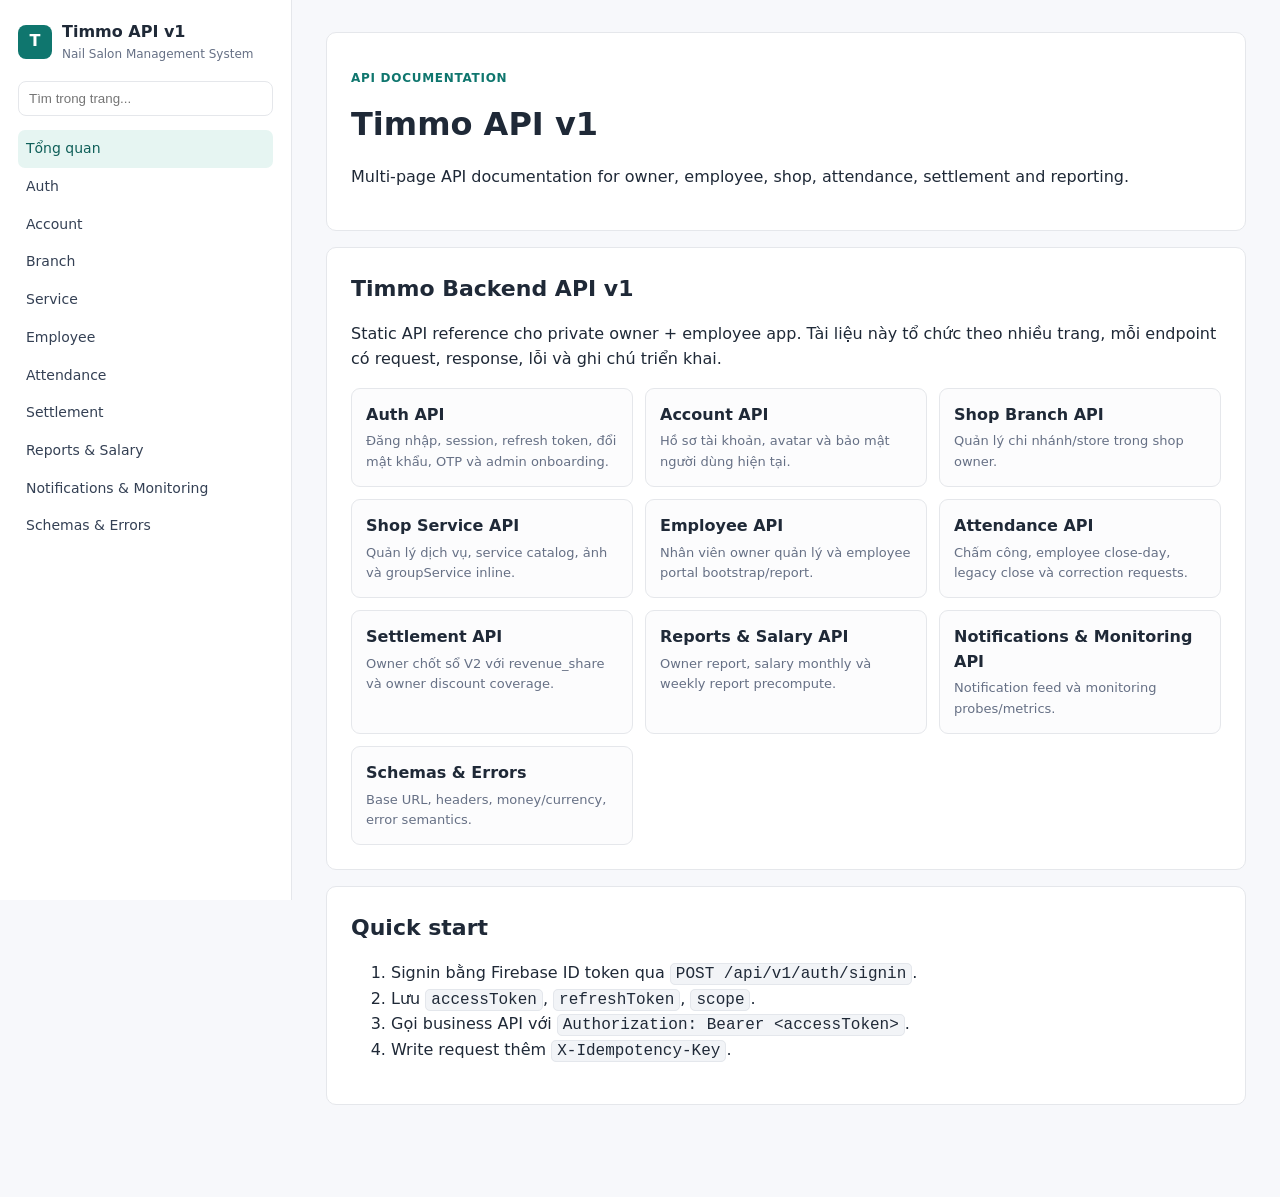
<file: index.html>
<!doctype html>
<html lang="vi">
  <head>
    <meta charset="utf-8" />
    <meta name="viewport" content="width=device-width, initial-scale=1" />
    <title>Timmo API v1 - Timmo API</title>
    <link rel="stylesheet" href="assets/styles.css" />
  </head>
  <body>
    <div class="shell">
      <aside class="sidebar">
        <a class="brand" href="index.html"
          ><span class="logo">T</span
          ><span
            ><strong>Timmo API v1</strong
            ><small>Nail Salon Management System</small></span
          ></a
        ><input class="search" data-search placeholder="Tìm trong trang..." />
        <nav>
          <a class="nav-link active" href="index.html">Tổng quan</a
          ><a class="nav-link" href="pages/auth.html">Auth</a
          ><a class="nav-link" href="pages/account.html">Account</a
          ><a class="nav-link" href="pages/shop-branch.html">Branch</a
          ><a class="nav-link" href="pages/shop-service.html">Service</a
          ><a class="nav-link" href="pages/employee.html">Employee</a
          ><a class="nav-link" href="pages/attendance.html">Attendance</a
          ><a class="nav-link" href="pages/settlement.html">Settlement</a
          ><a class="nav-link" href="pages/reports-salary.html"
            >Reports &amp; Salary</a
          ><a class="nav-link" href="pages/notifications-monitoring.html"
            >Notifications &amp; Monitoring</a
          ><a class="nav-link" href="pages/schemas-errors.html"
            >Schemas &amp; Errors</a
          >
        </nav>
      </aside>
      <main class="content">
        <header class="page-head">
          <p class="eyebrow">API Documentation</p>
          <h1>Timmo API v1</h1>
          <p>
            Multi-page API documentation for owner, employee, shop, attendance,
            settlement and reporting.
          </p>
        </header>
        <section class="card">
          <h2>Timmo Backend API v1</h2>
          <p>
            Static API reference cho private owner + employee app. Tài liệu này
            tổ chức theo nhiều trang, mỗi endpoint có request, response, lỗi và
            ghi chú triển khai.
          </p>
          <div class="grid">
            <a class="tile" href="pages/auth.html"
              ><strong>Auth API</strong
              ><span
                >Đăng nhập, session, refresh token, đổi mật khẩu, OTP và admin
                onboarding.</span
              ></a
            ><a class="tile" href="pages/account.html"
              ><strong>Account API</strong
              ><span
                >Hồ sơ tài khoản, avatar và bảo mật người dùng hiện tại.</span
              ></a
            ><a class="tile" href="pages/shop-branch.html"
              ><strong>Shop Branch API</strong
              ><span>Quản lý chi nhánh/store trong shop owner.</span></a
            ><a class="tile" href="pages/shop-service.html"
              ><strong>Shop Service API</strong
              ><span
                >Quản lý dịch vụ, service catalog, ảnh và groupService
                inline.</span
              ></a
            ><a class="tile" href="pages/employee.html"
              ><strong>Employee API</strong
              ><span
                >Nhân viên owner quản lý và employee portal
                bootstrap/report.</span
              ></a
            ><a class="tile" href="pages/attendance.html"
              ><strong>Attendance API</strong
              ><span
                >Chấm công, employee close-day, legacy close và correction
                requests.</span
              ></a
            ><a class="tile" href="pages/settlement.html"
              ><strong>Settlement API</strong
              ><span
                >Owner chốt sổ V2 với revenue_share và owner discount
                coverage.</span
              ></a
            ><a class="tile" href="pages/reports-salary.html"
              ><strong>Reports &amp; Salary API</strong
              ><span
                >Owner report, salary monthly và weekly report precompute.</span
              ></a
            ><a class="tile" href="pages/notifications-monitoring.html"
              ><strong>Notifications &amp; Monitoring API</strong
              ><span>Notification feed và monitoring probes/metrics.</span></a
            ><a class="tile" href="pages/schemas-errors.html"
              ><strong>Schemas & Errors</strong
              ><span
                >Base URL, headers, money/currency, error semantics.</span
              ></a
            >
          </div>
        </section>
        <section class="card">
          <h2>Quick start</h2>
          <ol>
            <li>
              Signin bằng Firebase ID token qua
              <code>POST /api/v1/auth/signin</code>.
            </li>
            <li>
              Lưu <code>accessToken</code>, <code>refreshToken</code>,
              <code>scope</code>.
            </li>
            <li>
              Gọi business API với
              <code>Authorization: Bearer &lt;accessToken&gt;</code>.
            </li>
            <li>Write request thêm <code>X-Idempotency-Key</code>.</li>
          </ol>
        </section>
      </main>
    </div>
    <script src="assets/app.js"></script>
  </body>
</html>
</file>
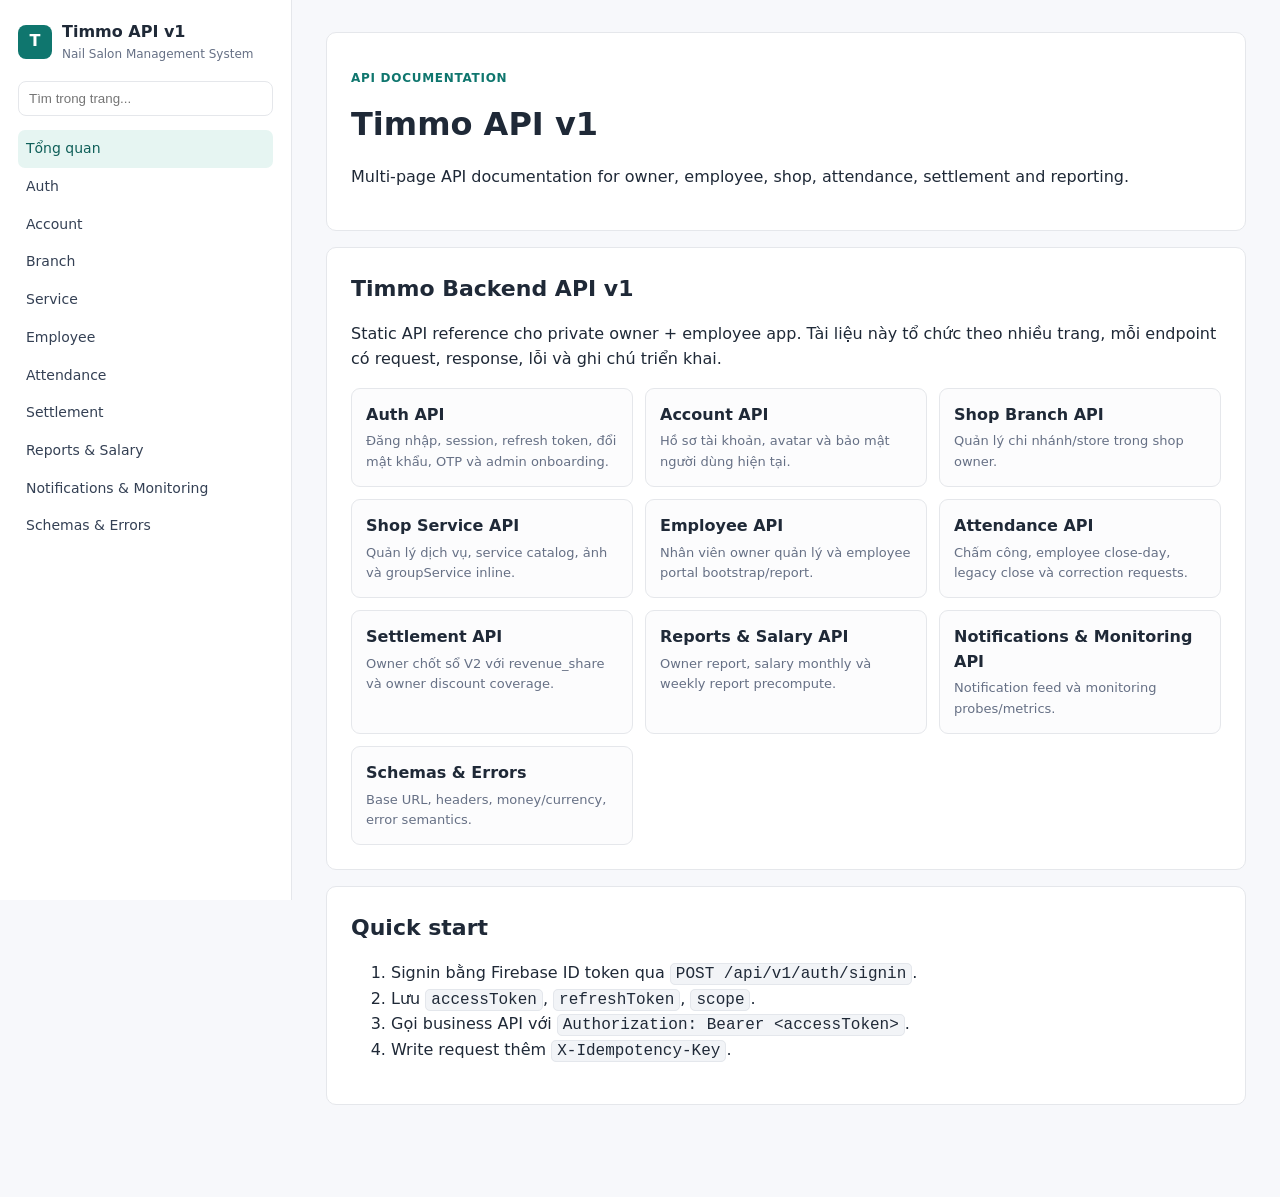
<file: backend-api-documentation.html>
<!doctype html>
<html lang="vi">
  <head>
    <meta charset="utf-8" />
    <meta name="viewport" content="width=device-width, initial-scale=1" />
    <title>Timmo API Documentation</title>
    <meta http-equiv="refresh" content="0; url=index.html" />
    <link rel="stylesheet" href="assets/styles.css" />
  </head>
  <body>
    <main class="legacy">
      <h1>Timmo API Documentation</h1>
      <p>Tài liệu đã chuyển sang cấu trúc nhiều trang.</p>
      <p><a class="button" href="index.html">Mở API docs mới</a></p>
    </main>
  </body>
</html>
</file>
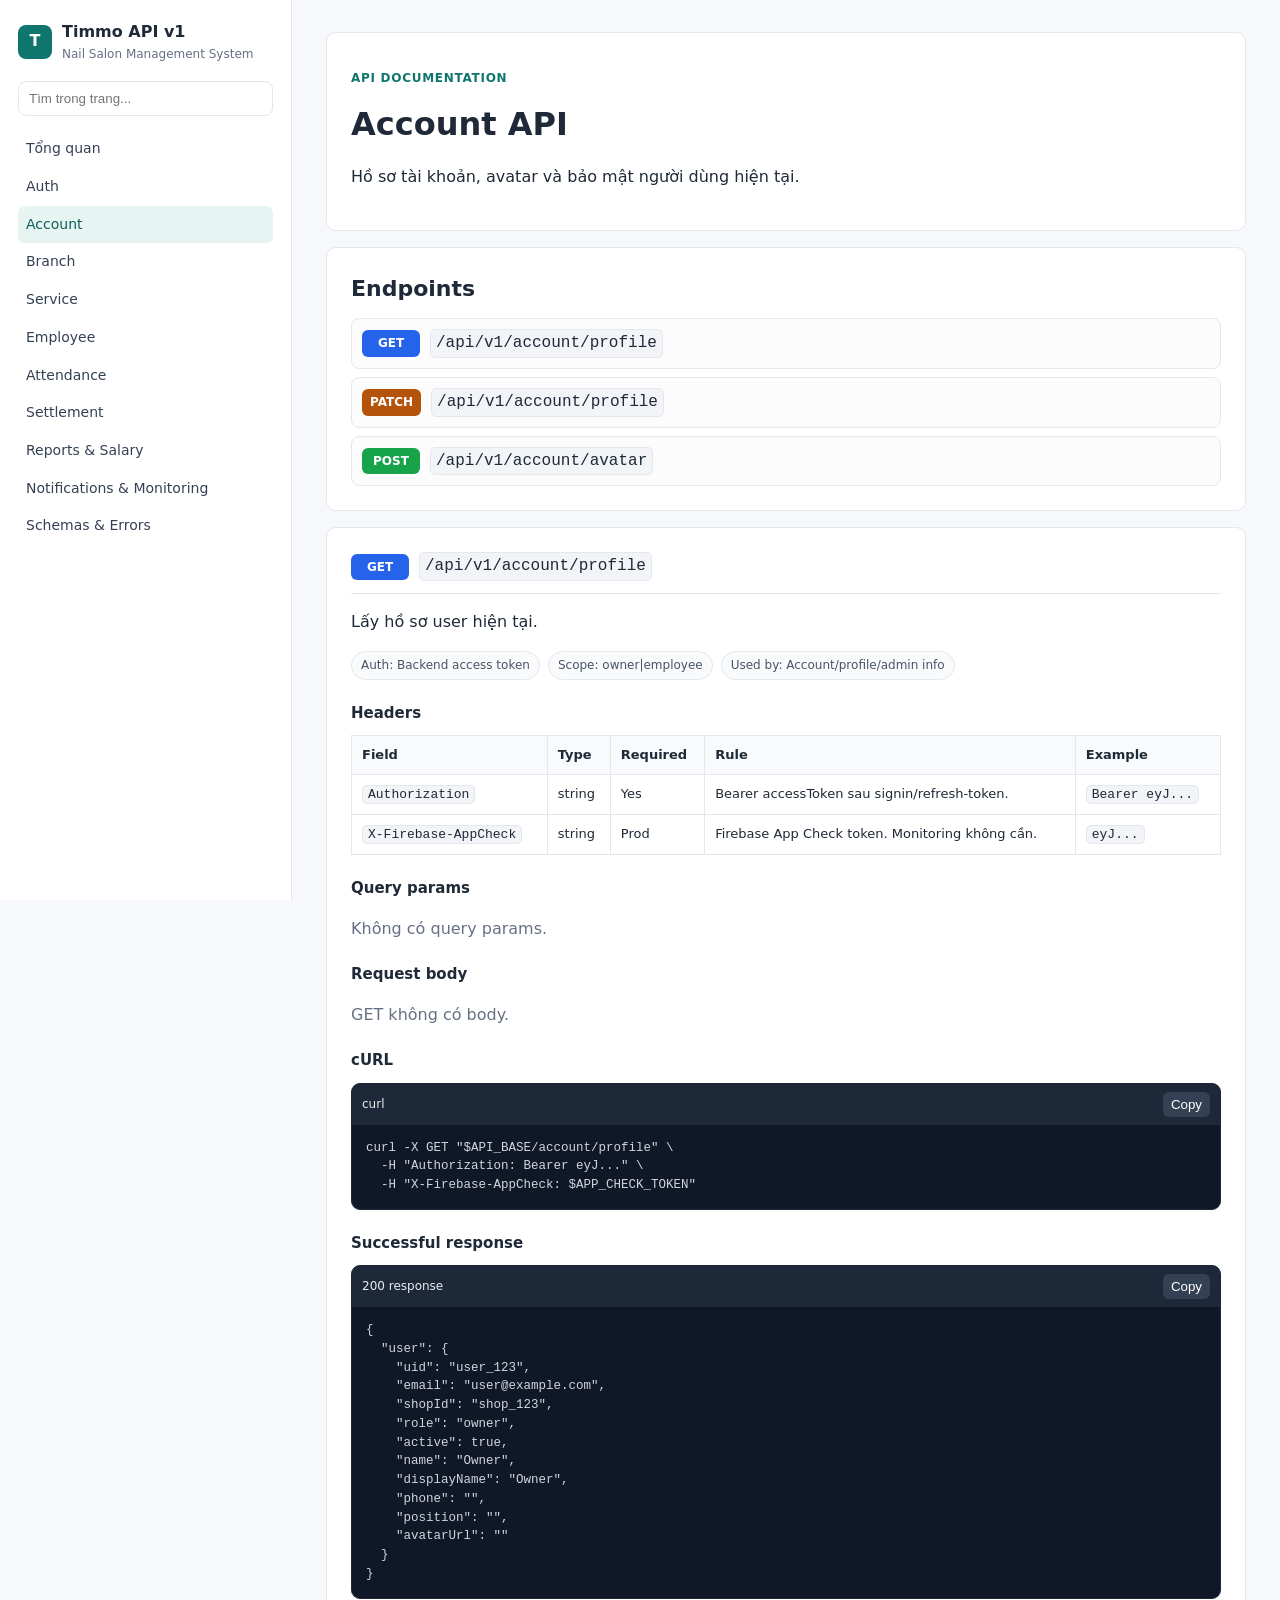
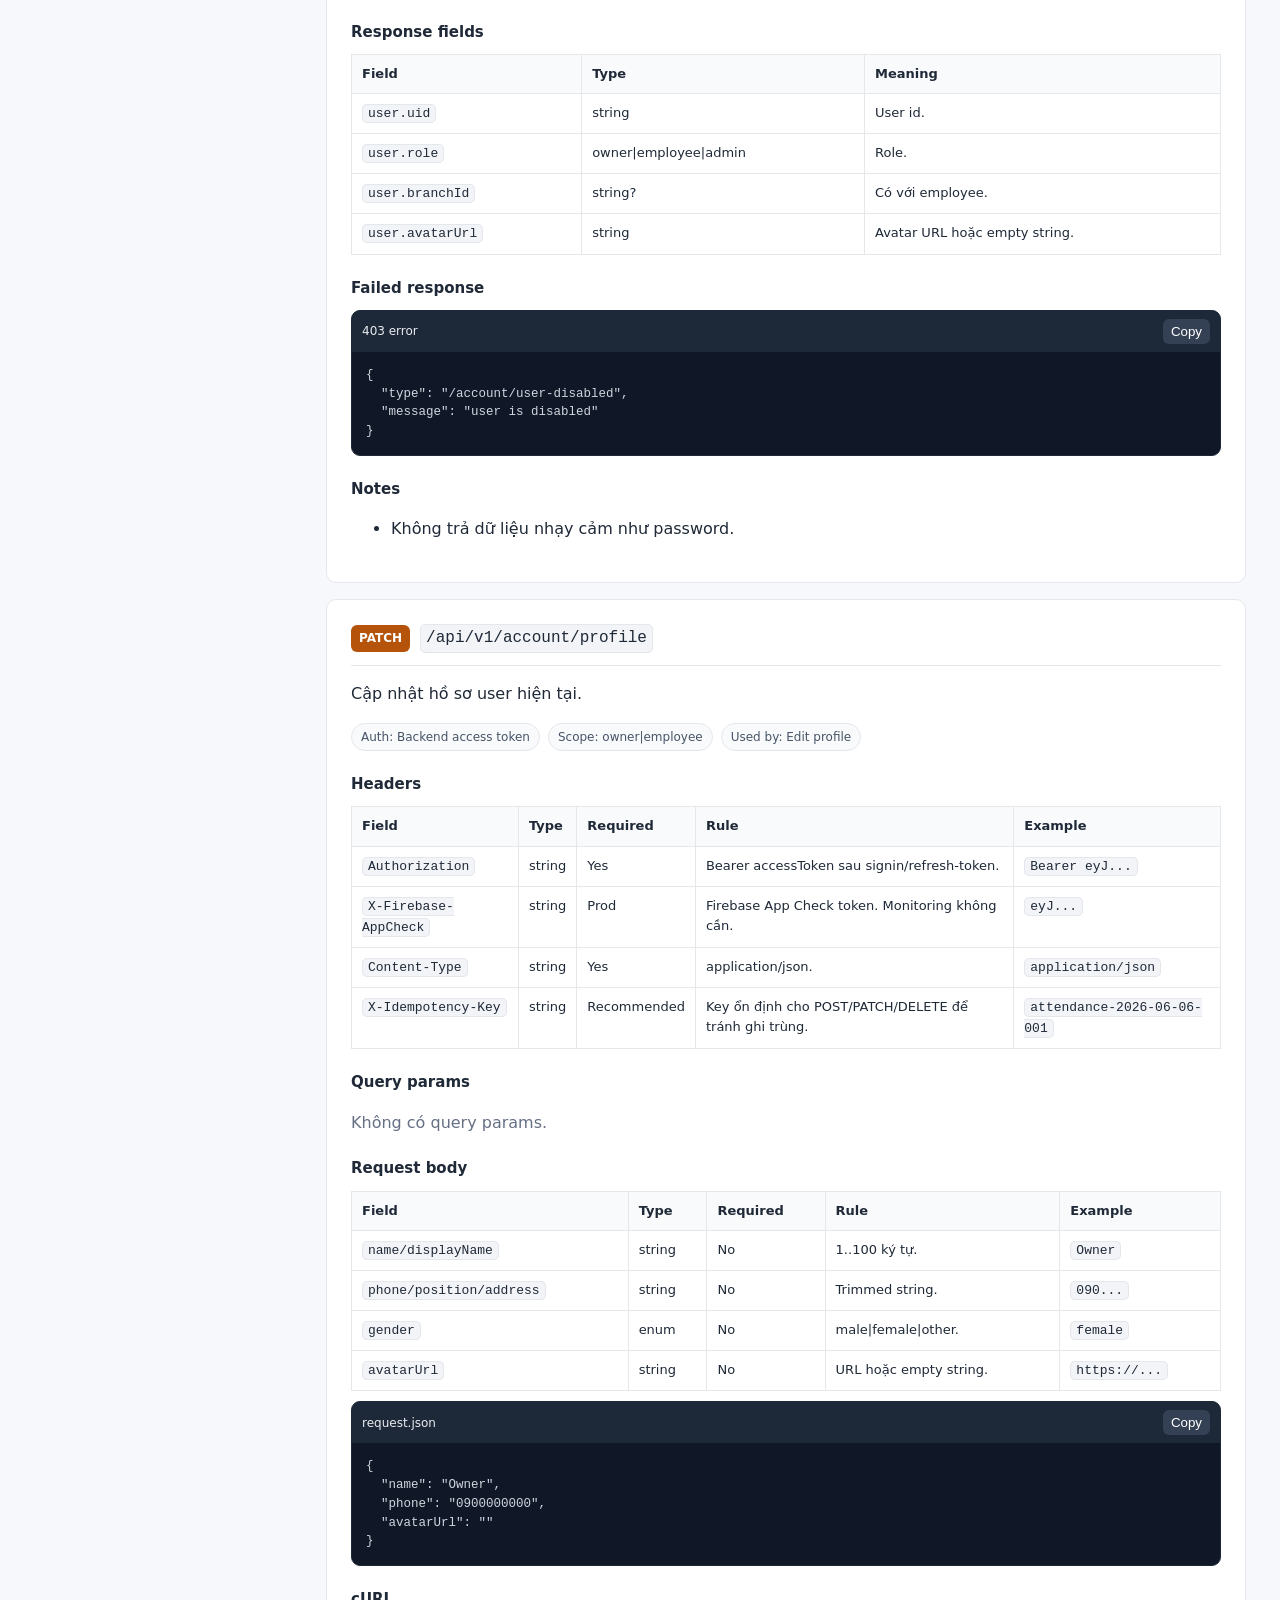
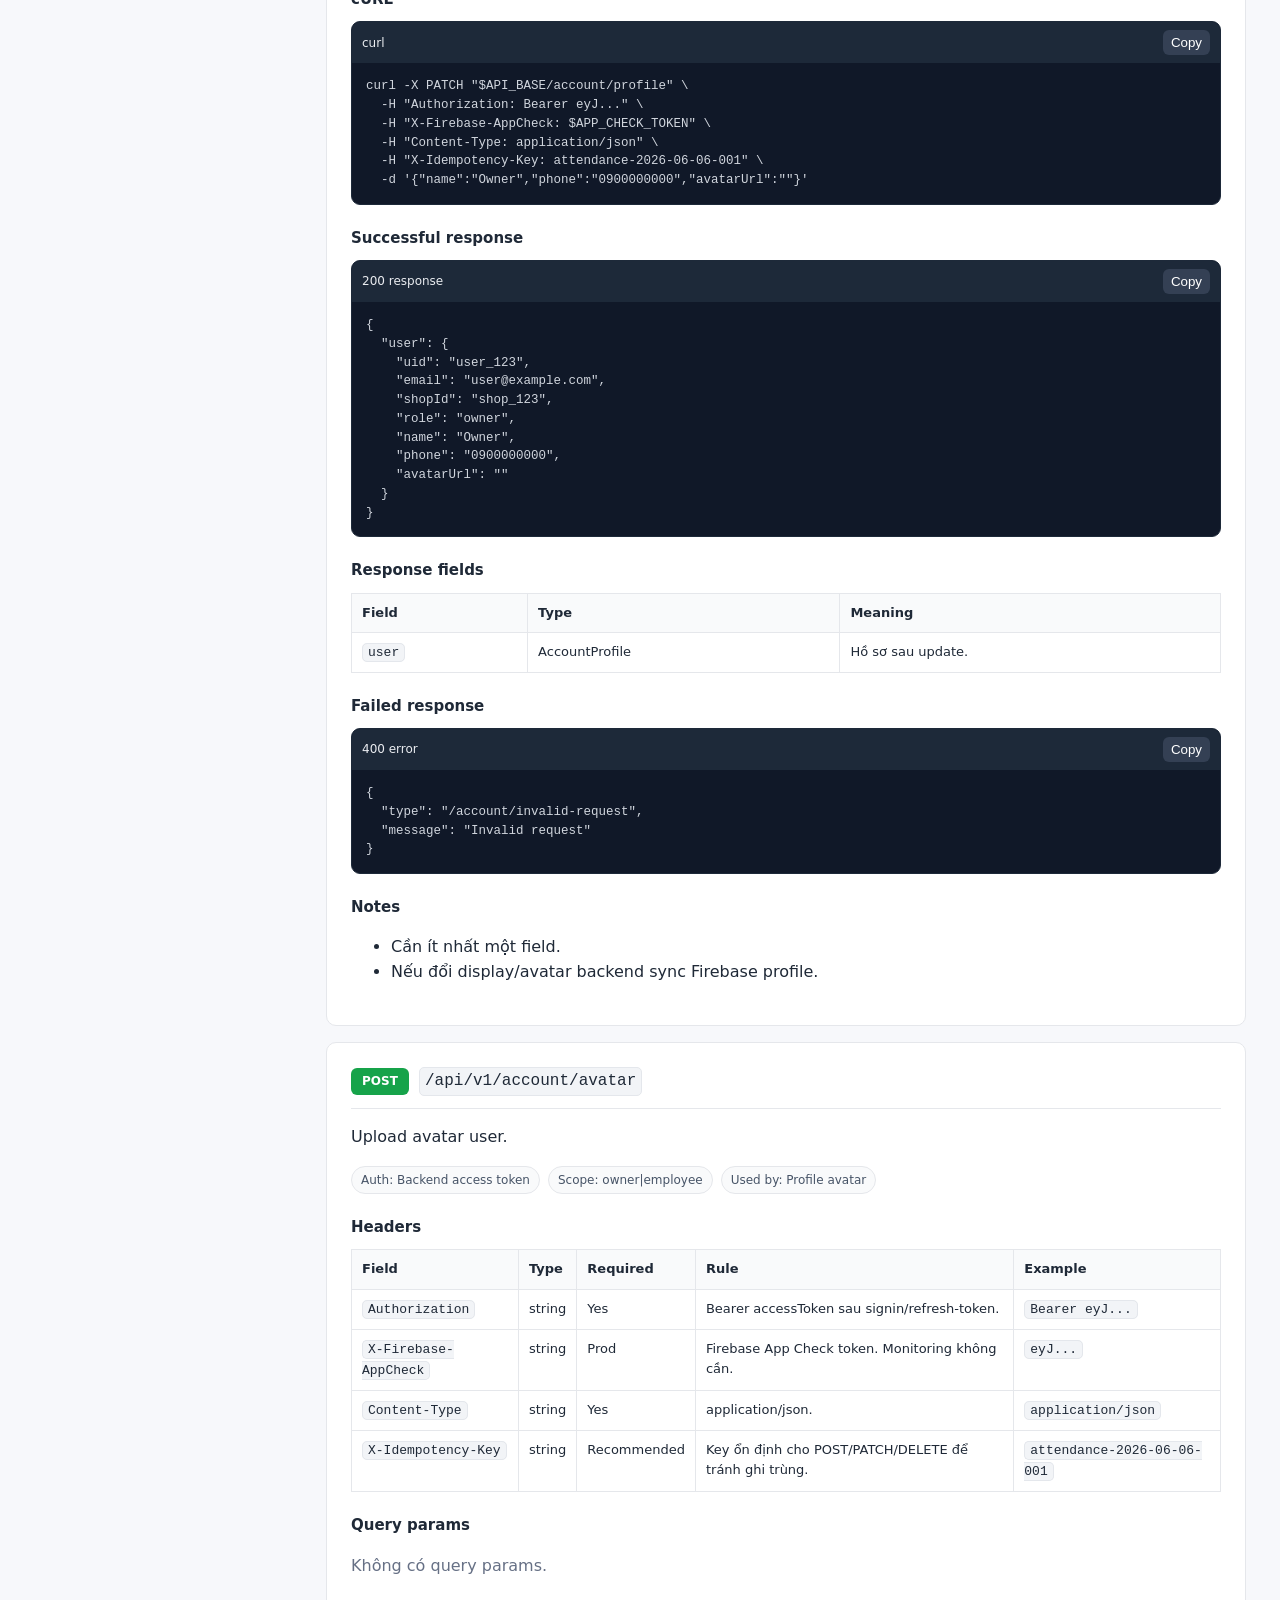
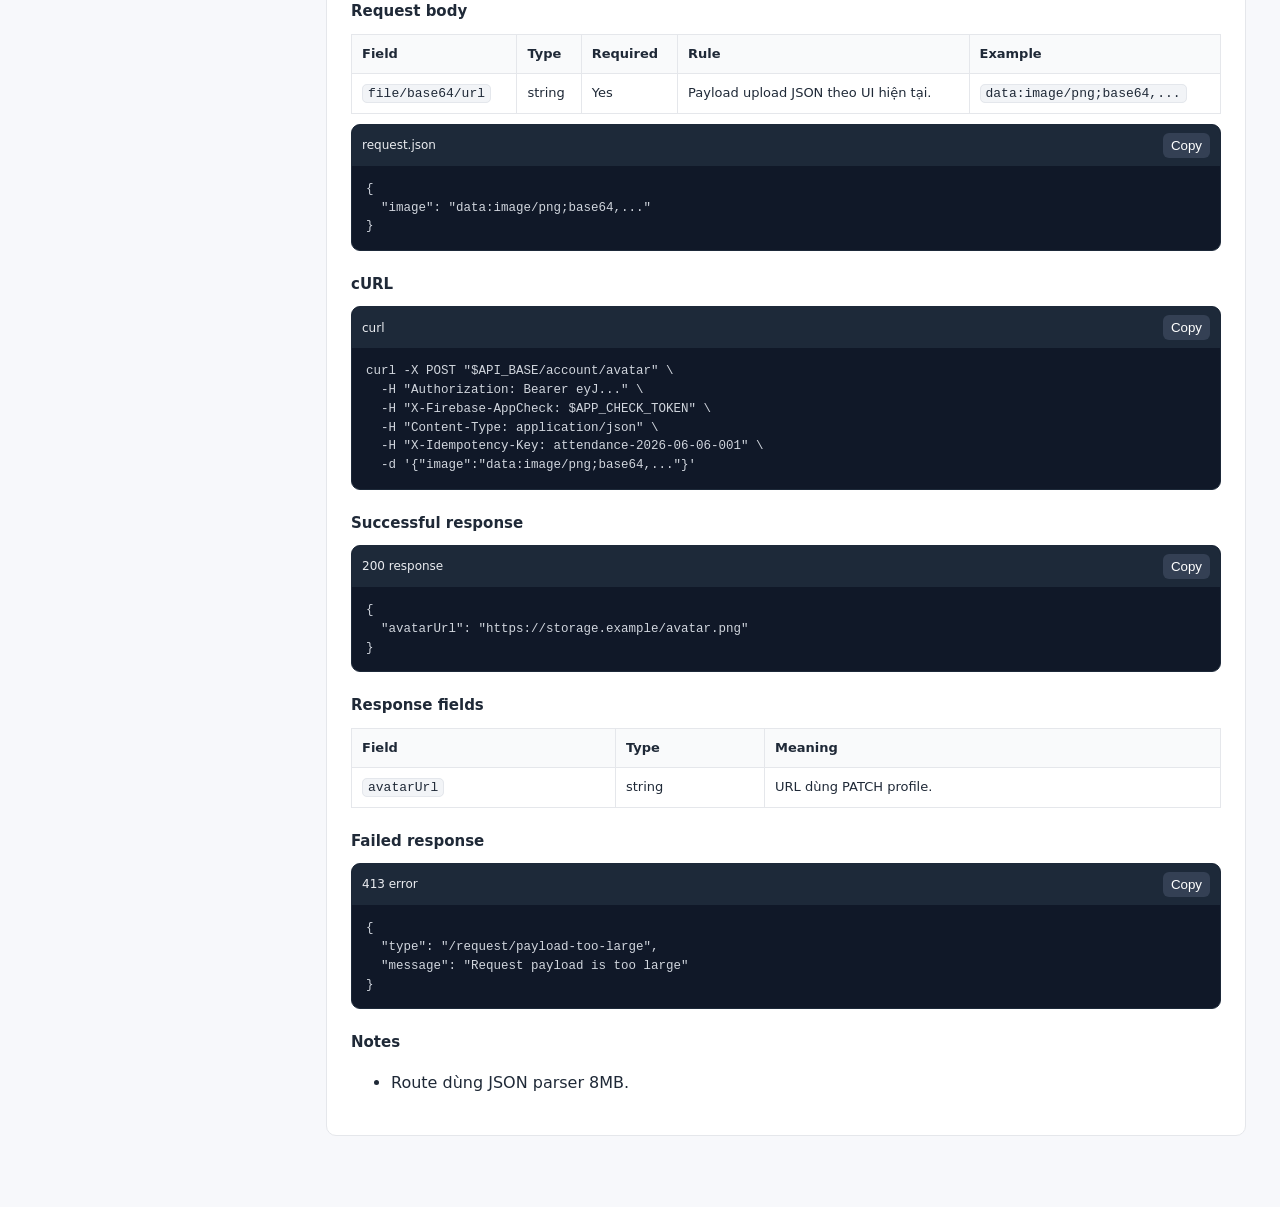
<file: pages/account.html>
<!doctype html>
<html lang="vi">
  <head>
    <meta charset="utf-8" />
    <meta name="viewport" content="width=device-width, initial-scale=1" />
    <title>Account API - Timmo API</title>
    <link rel="stylesheet" href="../assets/styles.css" />
  </head>
  <body>
    <div class="shell">
      <aside class="sidebar">
        <a class="brand" href="../index.html"
          ><span class="logo">T</span
          ><span
            ><strong>Timmo API v1</strong
            ><small>Nail Salon Management System</small></span
          ></a
        ><input class="search" data-search placeholder="Tìm trong trang..." />
        <nav>
          <a class="nav-link" href="../index.html">Tổng quan</a
          ><a class="nav-link" href="../pages/auth.html">Auth</a
          ><a class="nav-link active" href="../pages/account.html">Account</a
          ><a class="nav-link" href="../pages/shop-branch.html">Branch</a
          ><a class="nav-link" href="../pages/shop-service.html">Service</a
          ><a class="nav-link" href="../pages/employee.html">Employee</a
          ><a class="nav-link" href="../pages/attendance.html">Attendance</a
          ><a class="nav-link" href="../pages/settlement.html">Settlement</a
          ><a class="nav-link" href="../pages/reports-salary.html"
            >Reports &amp; Salary</a
          ><a class="nav-link" href="../pages/notifications-monitoring.html"
            >Notifications &amp; Monitoring</a
          ><a class="nav-link" href="../pages/schemas-errors.html"
            >Schemas &amp; Errors</a
          >
        </nav>
      </aside>
      <main class="content">
        <header class="page-head">
          <p class="eyebrow">API Documentation</p>
          <h1>Account API</h1>
          <p>Hồ sơ tài khoản, avatar và bảo mật người dùng hiện tại.</p>
        </header>
        <section class="card">
          <h2>Endpoints</h2>
          <div class="endpoint-list">
            <a href="#get-account-profile"
              ><span class="method get">GET</span
              ><code>/api/v1/account/profile</code></a
            ><a href="#patch-account-profile"
              ><span class="method patch">PATCH</span
              ><code>/api/v1/account/profile</code></a
            ><a href="#post-account-avatar"
              ><span class="method post">POST</span
              ><code>/api/v1/account/avatar</code></a
            >
          </div>
        </section>
        <article class="endpoint" id="get-account-profile">
          <div class="endpoint-title">
            <span class="method get">GET</span
            ><code>/api/v1/account/profile</code>
          </div>
          <p>Lấy hồ sơ user hiện tại.</p>
          <div class="meta-row">
            <span>Auth: Backend access token</span
            ><span>Scope: owner|employee</span
            ><span>Used by: Account/profile/admin info</span>
          </div>
          <h4>Headers</h4>
          <table>
            <thead>
              <tr>
                <th>Field</th>
                <th>Type</th>
                <th>Required</th>
                <th>Rule</th>
                <th>Example</th>
              </tr>
            </thead>
            <tbody>
              <tr>
                <td><code>Authorization</code></td>
                <td>string</td>
                <td>Yes</td>
                <td>Bearer accessToken sau signin/refresh-token.</td>
                <td><code>Bearer eyJ...</code></td>
              </tr>
              <tr>
                <td><code>X-Firebase-AppCheck</code></td>
                <td>string</td>
                <td>Prod</td>
                <td>Firebase App Check token. Monitoring không cần.</td>
                <td><code>eyJ...</code></td>
              </tr>
            </tbody>
          </table>
          <h4>Query params</h4>
          <p class="muted">Không có query params.</p>
          <h4>Request body</h4>
          <p class="muted">GET không có body.</p>

          <h4>cURL</h4>
          <div class="codebox">
            <div class="codebar">
              <span>curl</span><button class="copy">Copy</button>
            </div>
            <pre><code>curl -X GET &quot;$API_BASE/account/profile&quot; \
  -H &quot;Authorization: Bearer eyJ...&quot; \
  -H &quot;X-Firebase-AppCheck: $APP_CHECK_TOKEN&quot;</code></pre>
          </div>
          <h4>Successful response</h4>
          <div class="codebox">
            <div class="codebar">
              <span>200 response</span><button class="copy">Copy</button>
            </div>
            <pre><code>{
  &quot;user&quot;: {
    &quot;uid&quot;: &quot;user_123&quot;,
    &quot;email&quot;: &quot;user@example.com&quot;,
    &quot;shopId&quot;: &quot;shop_123&quot;,
    &quot;role&quot;: &quot;owner&quot;,
    &quot;active&quot;: true,
    &quot;name&quot;: &quot;Owner&quot;,
    &quot;displayName&quot;: &quot;Owner&quot;,
    &quot;phone&quot;: &quot;&quot;,
    &quot;position&quot;: &quot;&quot;,
    &quot;avatarUrl&quot;: &quot;&quot;
  }
}</code></pre>
          </div>
          <h4>Response fields</h4>
          <table>
            <thead>
              <tr>
                <th>Field</th>
                <th>Type</th>
                <th>Meaning</th>
              </tr>
            </thead>
            <tbody>
              <tr>
                <td><code>user.uid</code></td>
                <td>string</td>
                <td>User id.</td>
              </tr>
              <tr>
                <td><code>user.role</code></td>
                <td>owner|employee|admin</td>
                <td>Role.</td>
              </tr>
              <tr>
                <td><code>user.branchId</code></td>
                <td>string?</td>
                <td>Có với employee.</td>
              </tr>
              <tr>
                <td><code>user.avatarUrl</code></td>
                <td>string</td>
                <td>Avatar URL hoặc empty string.</td>
              </tr>
            </tbody>
          </table>
          <h4>Failed response</h4>
          <div class="codebox">
            <div class="codebar">
              <span>403 error</span><button class="copy">Copy</button>
            </div>
            <pre><code>{
  &quot;type&quot;: &quot;/account/user-disabled&quot;,
  &quot;message&quot;: &quot;user is disabled&quot;
}</code></pre>
          </div>
          <h4>Notes</h4>
          <ul>
            <li>Không trả dữ liệu nhạy cảm như password.</li>
          </ul>
        </article>
        <article class="endpoint" id="patch-account-profile">
          <div class="endpoint-title">
            <span class="method patch">PATCH</span
            ><code>/api/v1/account/profile</code>
          </div>
          <p>Cập nhật hồ sơ user hiện tại.</p>
          <div class="meta-row">
            <span>Auth: Backend access token</span
            ><span>Scope: owner|employee</span
            ><span>Used by: Edit profile</span>
          </div>
          <h4>Headers</h4>
          <table>
            <thead>
              <tr>
                <th>Field</th>
                <th>Type</th>
                <th>Required</th>
                <th>Rule</th>
                <th>Example</th>
              </tr>
            </thead>
            <tbody>
              <tr>
                <td><code>Authorization</code></td>
                <td>string</td>
                <td>Yes</td>
                <td>Bearer accessToken sau signin/refresh-token.</td>
                <td><code>Bearer eyJ...</code></td>
              </tr>
              <tr>
                <td><code>X-Firebase-AppCheck</code></td>
                <td>string</td>
                <td>Prod</td>
                <td>Firebase App Check token. Monitoring không cần.</td>
                <td><code>eyJ...</code></td>
              </tr>
              <tr>
                <td><code>Content-Type</code></td>
                <td>string</td>
                <td>Yes</td>
                <td>application/json.</td>
                <td><code>application/json</code></td>
              </tr>
              <tr>
                <td><code>X-Idempotency-Key</code></td>
                <td>string</td>
                <td>Recommended</td>
                <td>Key ổn định cho POST/PATCH/DELETE để tránh ghi trùng.</td>
                <td><code>attendance-2026-06-06-001</code></td>
              </tr>
            </tbody>
          </table>
          <h4>Query params</h4>
          <p class="muted">Không có query params.</p>
          <h4>Request body</h4>
          <table>
            <thead>
              <tr>
                <th>Field</th>
                <th>Type</th>
                <th>Required</th>
                <th>Rule</th>
                <th>Example</th>
              </tr>
            </thead>
            <tbody>
              <tr>
                <td><code>name/displayName</code></td>
                <td>string</td>
                <td>No</td>
                <td>1..100 ký tự.</td>
                <td><code>Owner</code></td>
              </tr>
              <tr>
                <td><code>phone/position/address</code></td>
                <td>string</td>
                <td>No</td>
                <td>Trimmed string.</td>
                <td><code>090...</code></td>
              </tr>
              <tr>
                <td><code>gender</code></td>
                <td>enum</td>
                <td>No</td>
                <td>male|female|other.</td>
                <td><code>female</code></td>
              </tr>
              <tr>
                <td><code>avatarUrl</code></td>
                <td>string</td>
                <td>No</td>
                <td>URL hoặc empty string.</td>
                <td><code>https://...</code></td>
              </tr>
            </tbody>
          </table>
          <div class="codebox">
            <div class="codebar">
              <span>request.json</span><button class="copy">Copy</button>
            </div>
            <pre><code>{
  &quot;name&quot;: &quot;Owner&quot;,
  &quot;phone&quot;: &quot;0900000000&quot;,
  &quot;avatarUrl&quot;: &quot;&quot;
}</code></pre>
          </div>
          <h4>cURL</h4>
          <div class="codebox">
            <div class="codebar">
              <span>curl</span><button class="copy">Copy</button>
            </div>
            <pre><code>curl -X PATCH &quot;$API_BASE/account/profile&quot; \
  -H &quot;Authorization: Bearer eyJ...&quot; \
  -H &quot;X-Firebase-AppCheck: $APP_CHECK_TOKEN&quot; \
  -H &quot;Content-Type: application/json&quot; \
  -H &quot;X-Idempotency-Key: attendance-2026-06-06-001&quot; \
  -d &#39;{&quot;name&quot;:&quot;Owner&quot;,&quot;phone&quot;:&quot;0900000000&quot;,&quot;avatarUrl&quot;:&quot;&quot;}&#39;</code></pre>
          </div>
          <h4>Successful response</h4>
          <div class="codebox">
            <div class="codebar">
              <span>200 response</span><button class="copy">Copy</button>
            </div>
            <pre><code>{
  &quot;user&quot;: {
    &quot;uid&quot;: &quot;user_123&quot;,
    &quot;email&quot;: &quot;user@example.com&quot;,
    &quot;shopId&quot;: &quot;shop_123&quot;,
    &quot;role&quot;: &quot;owner&quot;,
    &quot;name&quot;: &quot;Owner&quot;,
    &quot;phone&quot;: &quot;0900000000&quot;,
    &quot;avatarUrl&quot;: &quot;&quot;
  }
}</code></pre>
          </div>
          <h4>Response fields</h4>
          <table>
            <thead>
              <tr>
                <th>Field</th>
                <th>Type</th>
                <th>Meaning</th>
              </tr>
            </thead>
            <tbody>
              <tr>
                <td><code>user</code></td>
                <td>AccountProfile</td>
                <td>Hồ sơ sau update.</td>
              </tr>
            </tbody>
          </table>
          <h4>Failed response</h4>
          <div class="codebox">
            <div class="codebar">
              <span>400 error</span><button class="copy">Copy</button>
            </div>
            <pre><code>{
  &quot;type&quot;: &quot;/account/invalid-request&quot;,
  &quot;message&quot;: &quot;Invalid request&quot;
}</code></pre>
          </div>
          <h4>Notes</h4>
          <ul>
            <li>Cần ít nhất một field.</li>
            <li>Nếu đổi display/avatar backend sync Firebase profile.</li>
          </ul>
        </article>
        <article class="endpoint" id="post-account-avatar">
          <div class="endpoint-title">
            <span class="method post">POST</span
            ><code>/api/v1/account/avatar</code>
          </div>
          <p>Upload avatar user.</p>
          <div class="meta-row">
            <span>Auth: Backend access token</span
            ><span>Scope: owner|employee</span
            ><span>Used by: Profile avatar</span>
          </div>
          <h4>Headers</h4>
          <table>
            <thead>
              <tr>
                <th>Field</th>
                <th>Type</th>
                <th>Required</th>
                <th>Rule</th>
                <th>Example</th>
              </tr>
            </thead>
            <tbody>
              <tr>
                <td><code>Authorization</code></td>
                <td>string</td>
                <td>Yes</td>
                <td>Bearer accessToken sau signin/refresh-token.</td>
                <td><code>Bearer eyJ...</code></td>
              </tr>
              <tr>
                <td><code>X-Firebase-AppCheck</code></td>
                <td>string</td>
                <td>Prod</td>
                <td>Firebase App Check token. Monitoring không cần.</td>
                <td><code>eyJ...</code></td>
              </tr>
              <tr>
                <td><code>Content-Type</code></td>
                <td>string</td>
                <td>Yes</td>
                <td>application/json.</td>
                <td><code>application/json</code></td>
              </tr>
              <tr>
                <td><code>X-Idempotency-Key</code></td>
                <td>string</td>
                <td>Recommended</td>
                <td>Key ổn định cho POST/PATCH/DELETE để tránh ghi trùng.</td>
                <td><code>attendance-2026-06-06-001</code></td>
              </tr>
            </tbody>
          </table>
          <h4>Query params</h4>
          <p class="muted">Không có query params.</p>
          <h4>Request body</h4>
          <table>
            <thead>
              <tr>
                <th>Field</th>
                <th>Type</th>
                <th>Required</th>
                <th>Rule</th>
                <th>Example</th>
              </tr>
            </thead>
            <tbody>
              <tr>
                <td><code>file/base64/url</code></td>
                <td>string</td>
                <td>Yes</td>
                <td>Payload upload JSON theo UI hiện tại.</td>
                <td><code>data:image/png;base64,...</code></td>
              </tr>
            </tbody>
          </table>
          <div class="codebox">
            <div class="codebar">
              <span>request.json</span><button class="copy">Copy</button>
            </div>
            <pre><code>{
  &quot;image&quot;: &quot;data:image/png;base64,...&quot;
}</code></pre>
          </div>
          <h4>cURL</h4>
          <div class="codebox">
            <div class="codebar">
              <span>curl</span><button class="copy">Copy</button>
            </div>
            <pre><code>curl -X POST &quot;$API_BASE/account/avatar&quot; \
  -H &quot;Authorization: Bearer eyJ...&quot; \
  -H &quot;X-Firebase-AppCheck: $APP_CHECK_TOKEN&quot; \
  -H &quot;Content-Type: application/json&quot; \
  -H &quot;X-Idempotency-Key: attendance-2026-06-06-001&quot; \
  -d &#39;{&quot;image&quot;:&quot;data:image/png;base64,...&quot;}&#39;</code></pre>
          </div>
          <h4>Successful response</h4>
          <div class="codebox">
            <div class="codebar">
              <span>200 response</span><button class="copy">Copy</button>
            </div>
            <pre><code>{
  &quot;avatarUrl&quot;: &quot;https://storage.example/avatar.png&quot;
}</code></pre>
          </div>
          <h4>Response fields</h4>
          <table>
            <thead>
              <tr>
                <th>Field</th>
                <th>Type</th>
                <th>Meaning</th>
              </tr>
            </thead>
            <tbody>
              <tr>
                <td><code>avatarUrl</code></td>
                <td>string</td>
                <td>URL dùng PATCH profile.</td>
              </tr>
            </tbody>
          </table>
          <h4>Failed response</h4>
          <div class="codebox">
            <div class="codebar">
              <span>413 error</span><button class="copy">Copy</button>
            </div>
            <pre><code>{
  &quot;type&quot;: &quot;/request/payload-too-large&quot;,
  &quot;message&quot;: &quot;Request payload is too large&quot;
}</code></pre>
          </div>
          <h4>Notes</h4>
          <ul>
            <li>Route dùng JSON parser 8MB.</li>
          </ul>
        </article>
      </main>
    </div>
    <script src="../assets/app.js"></script>
  </body>
</html>
</file>
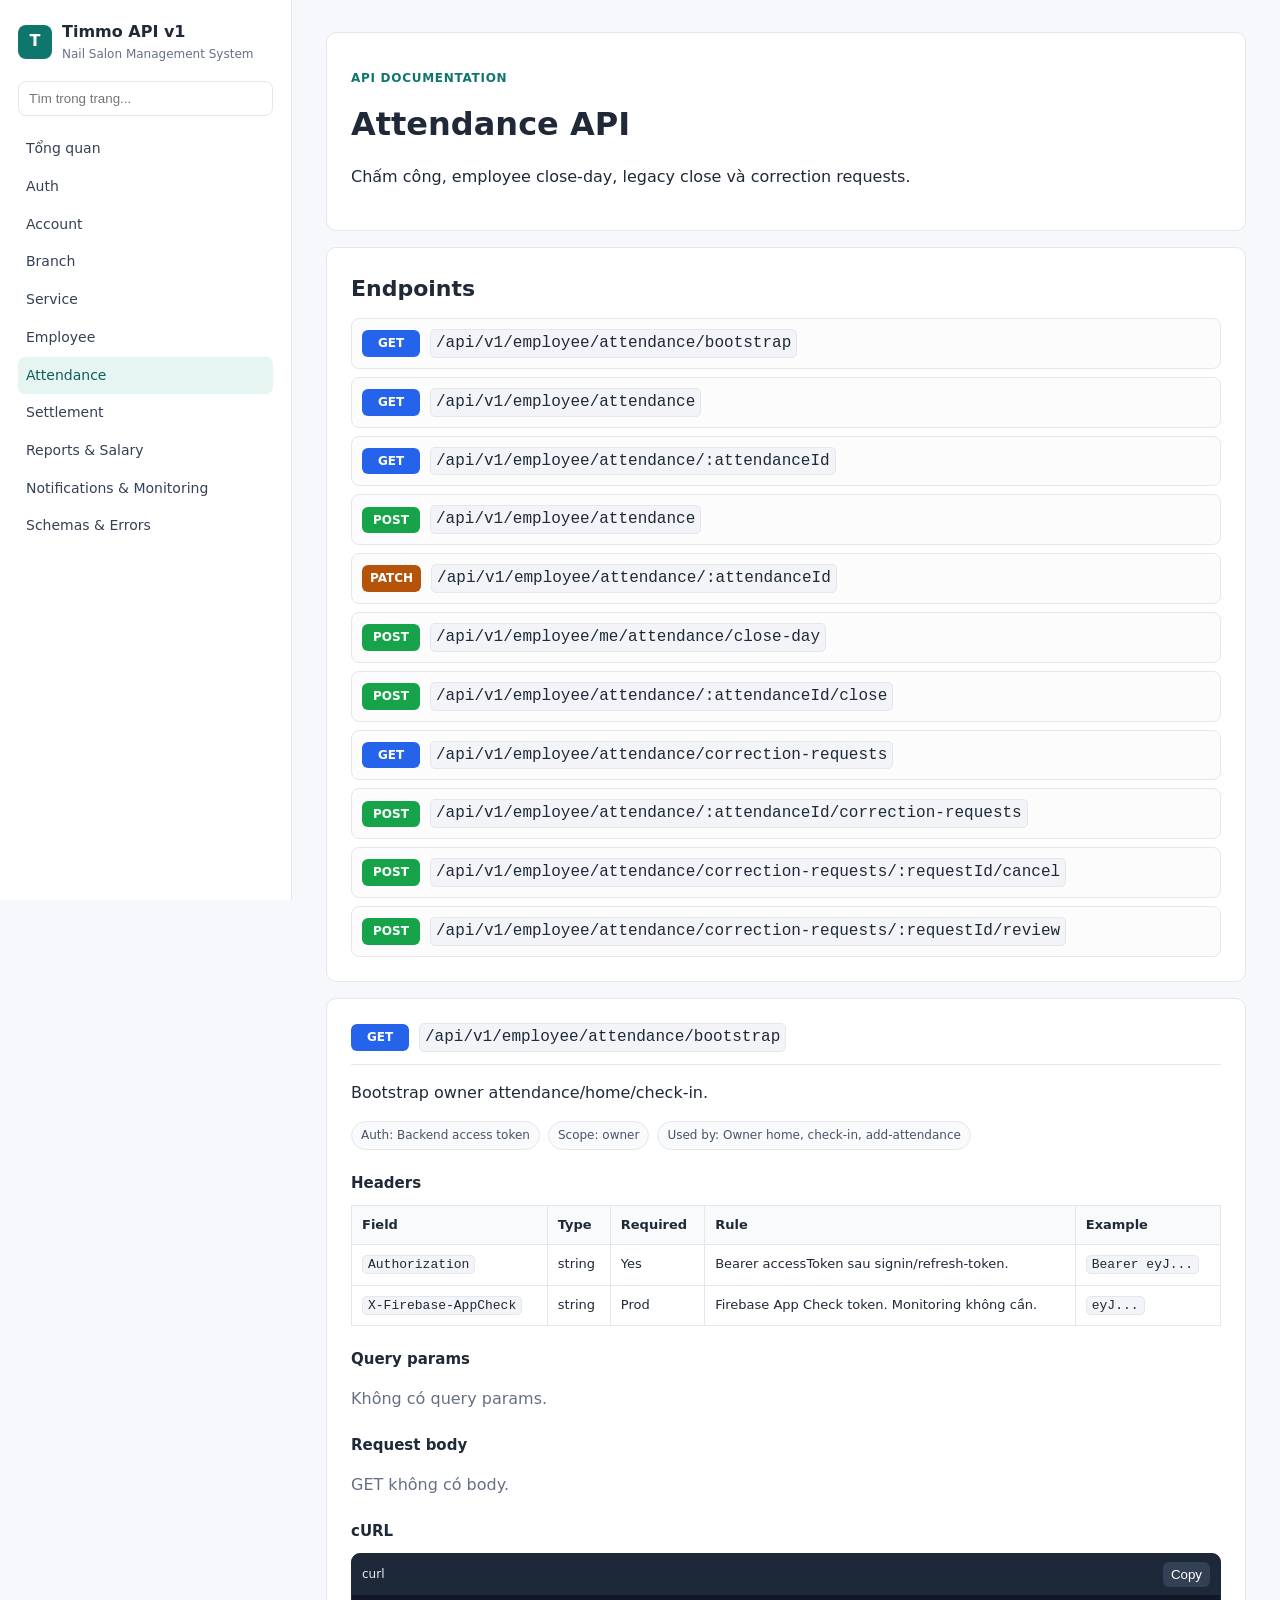
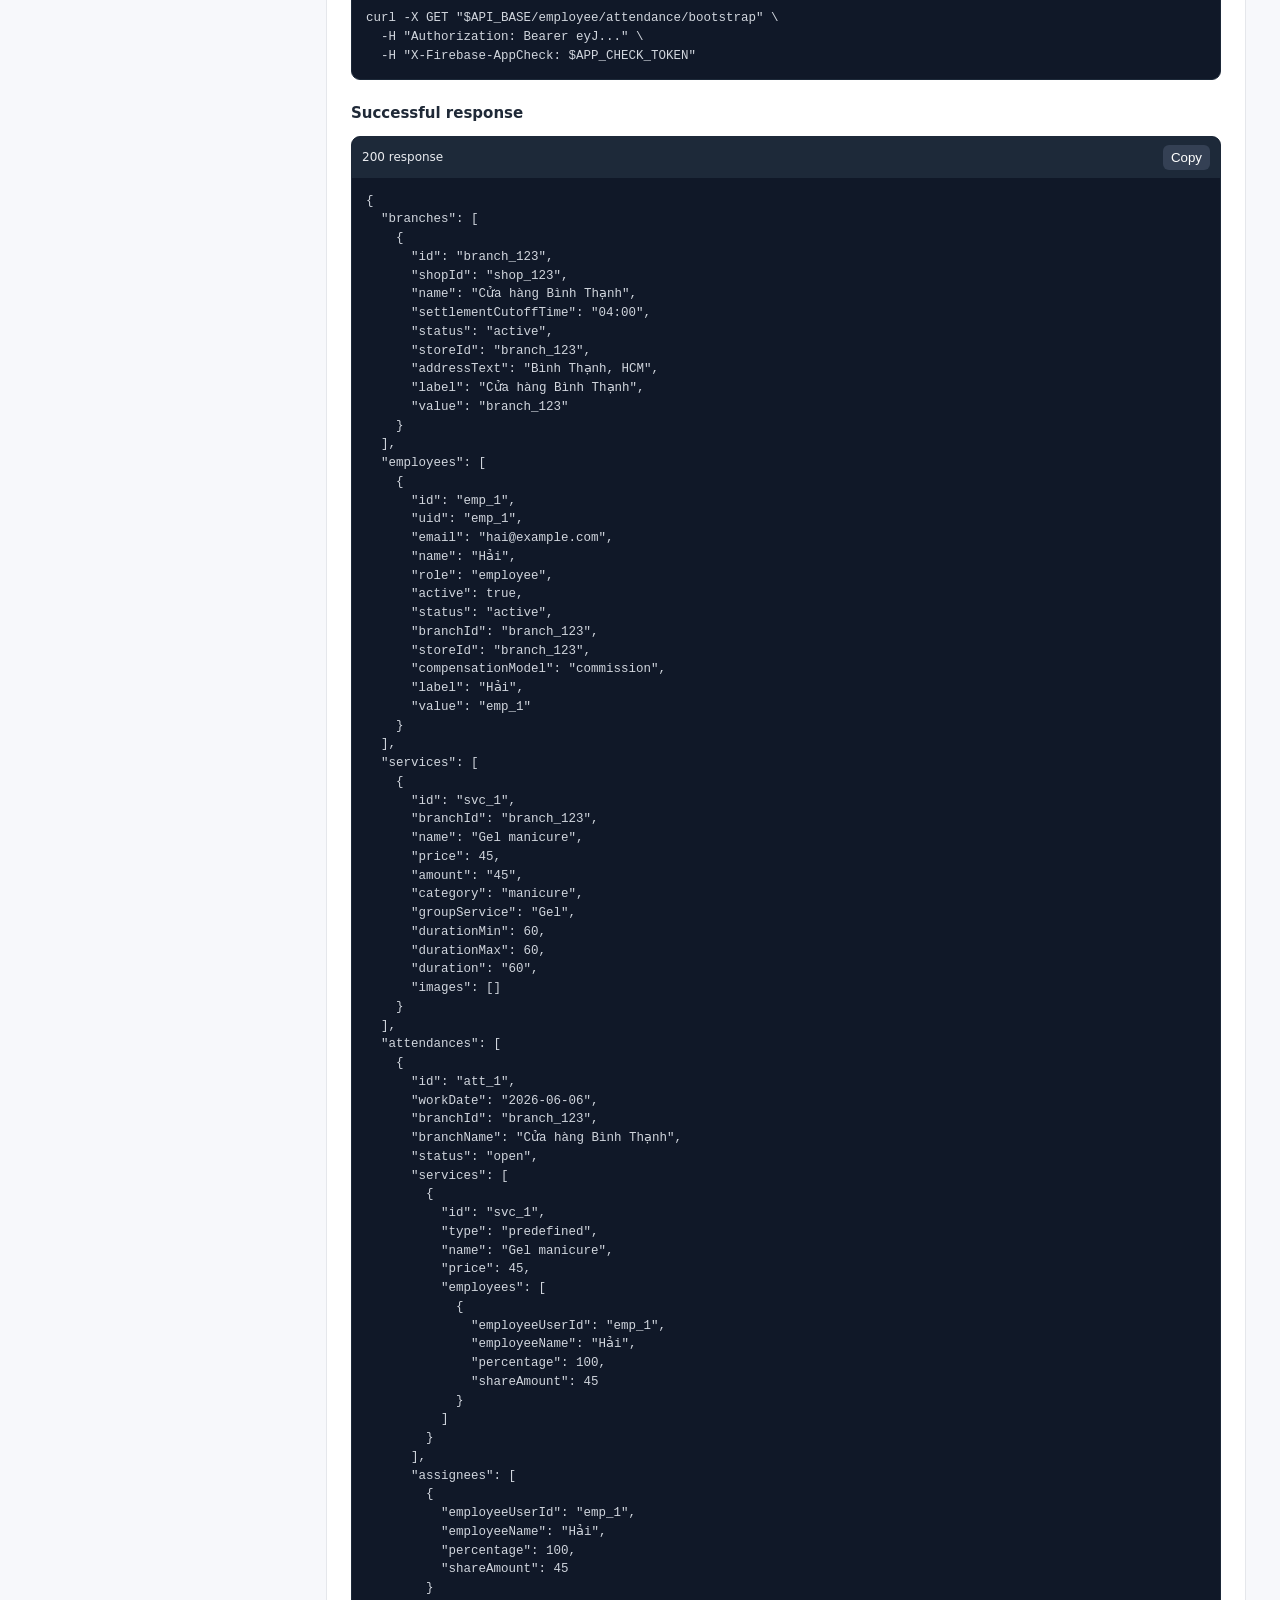
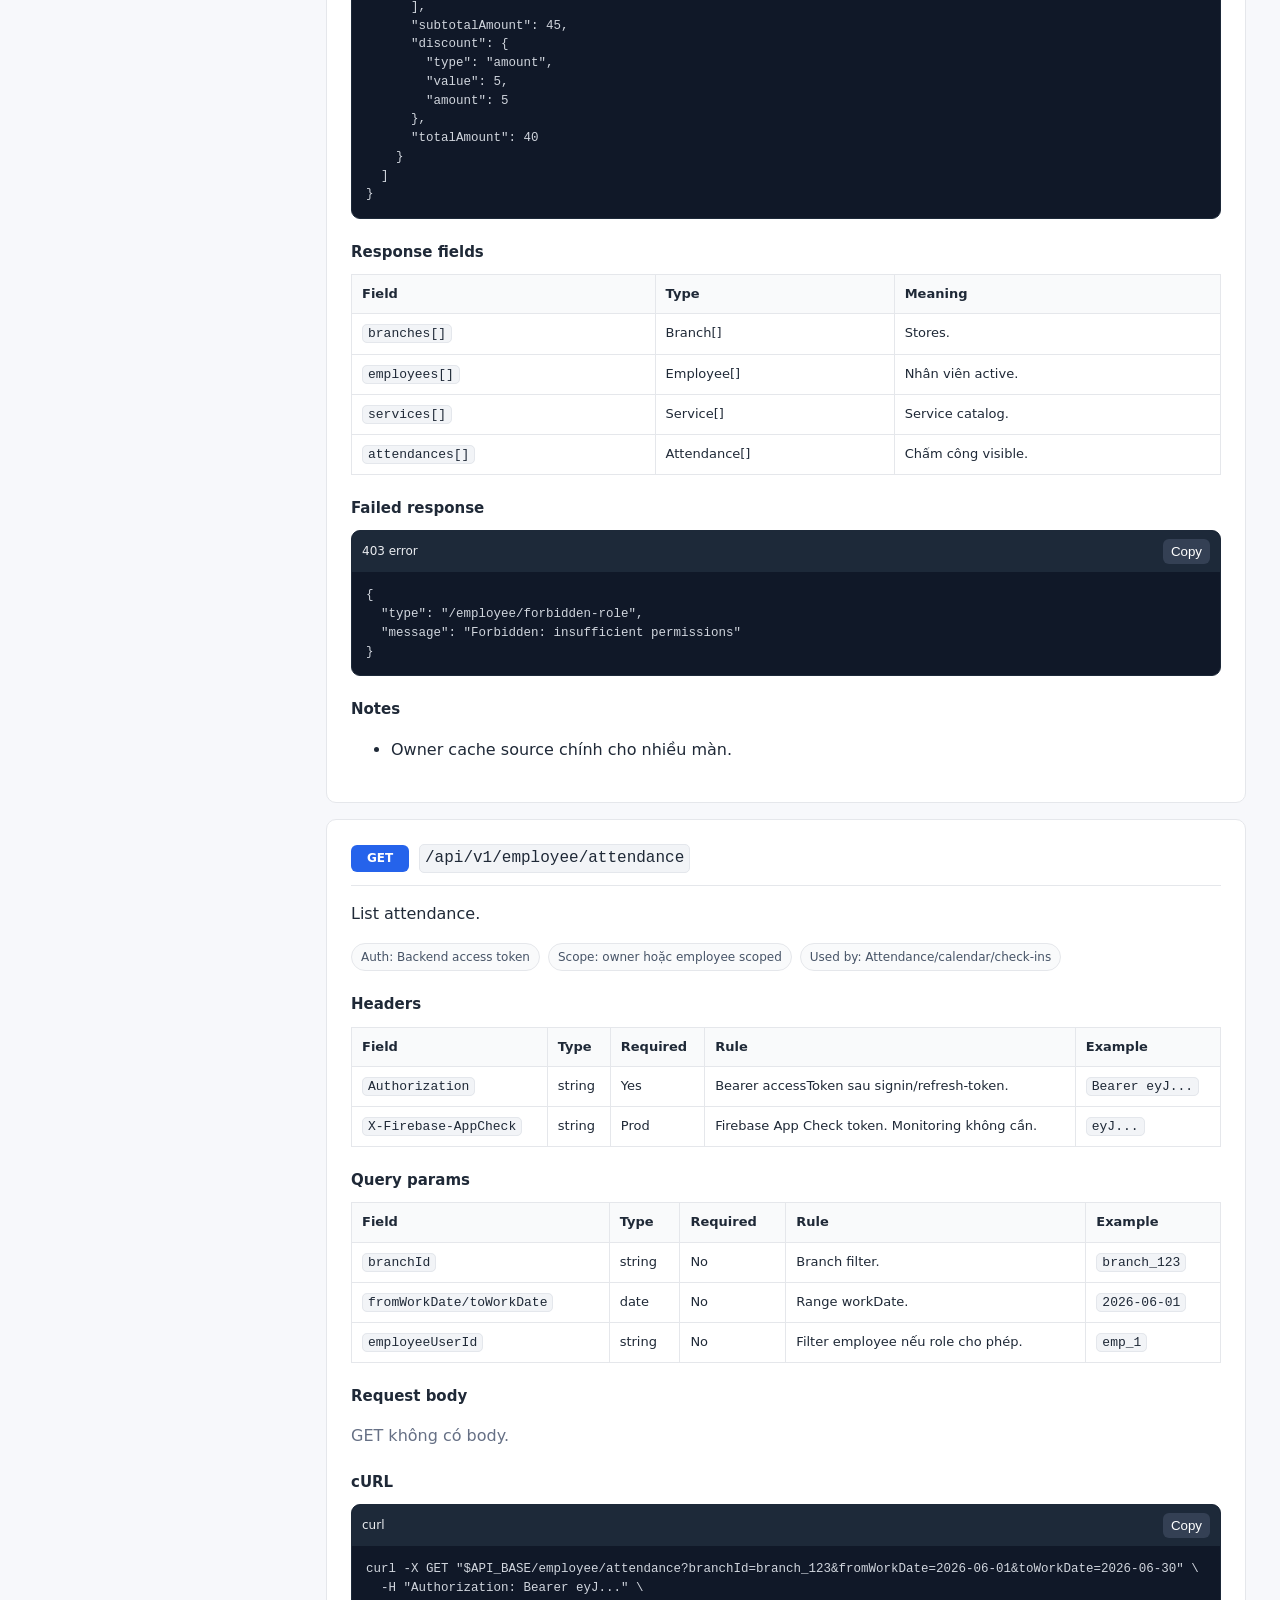
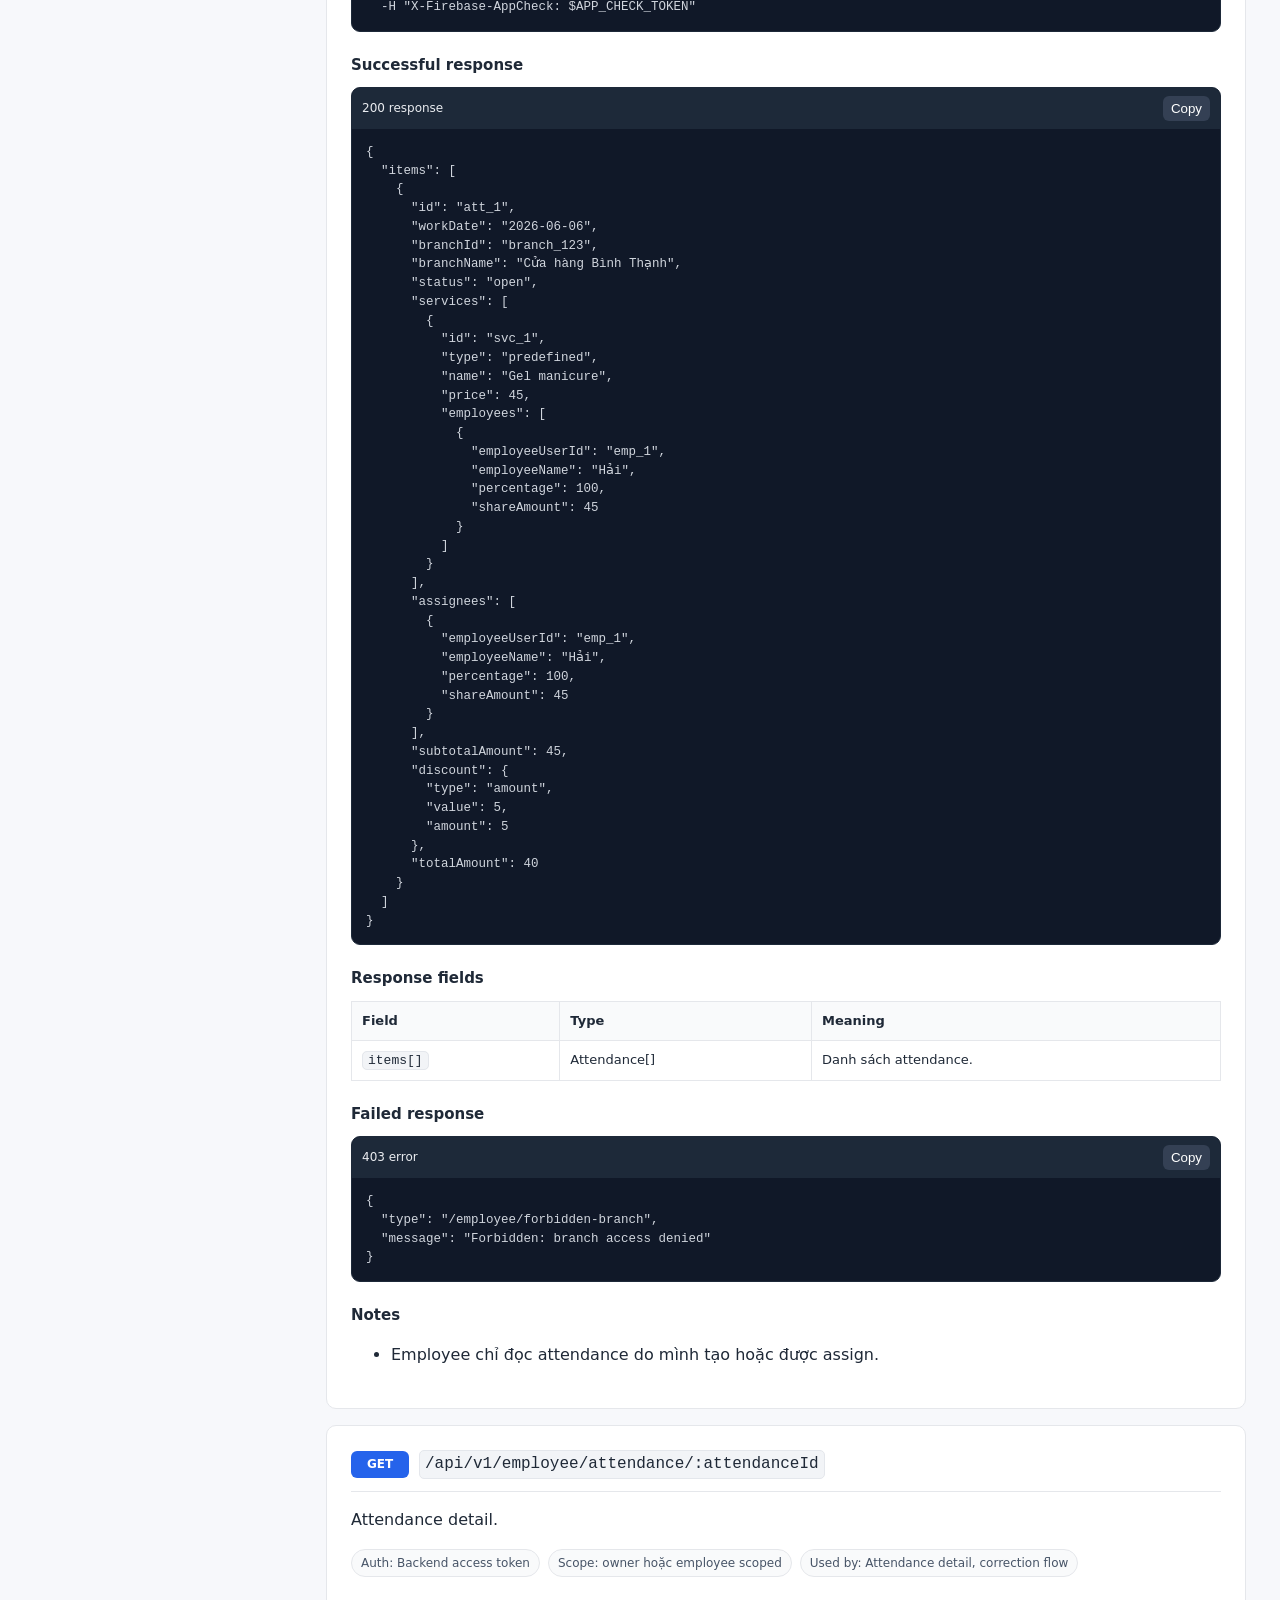
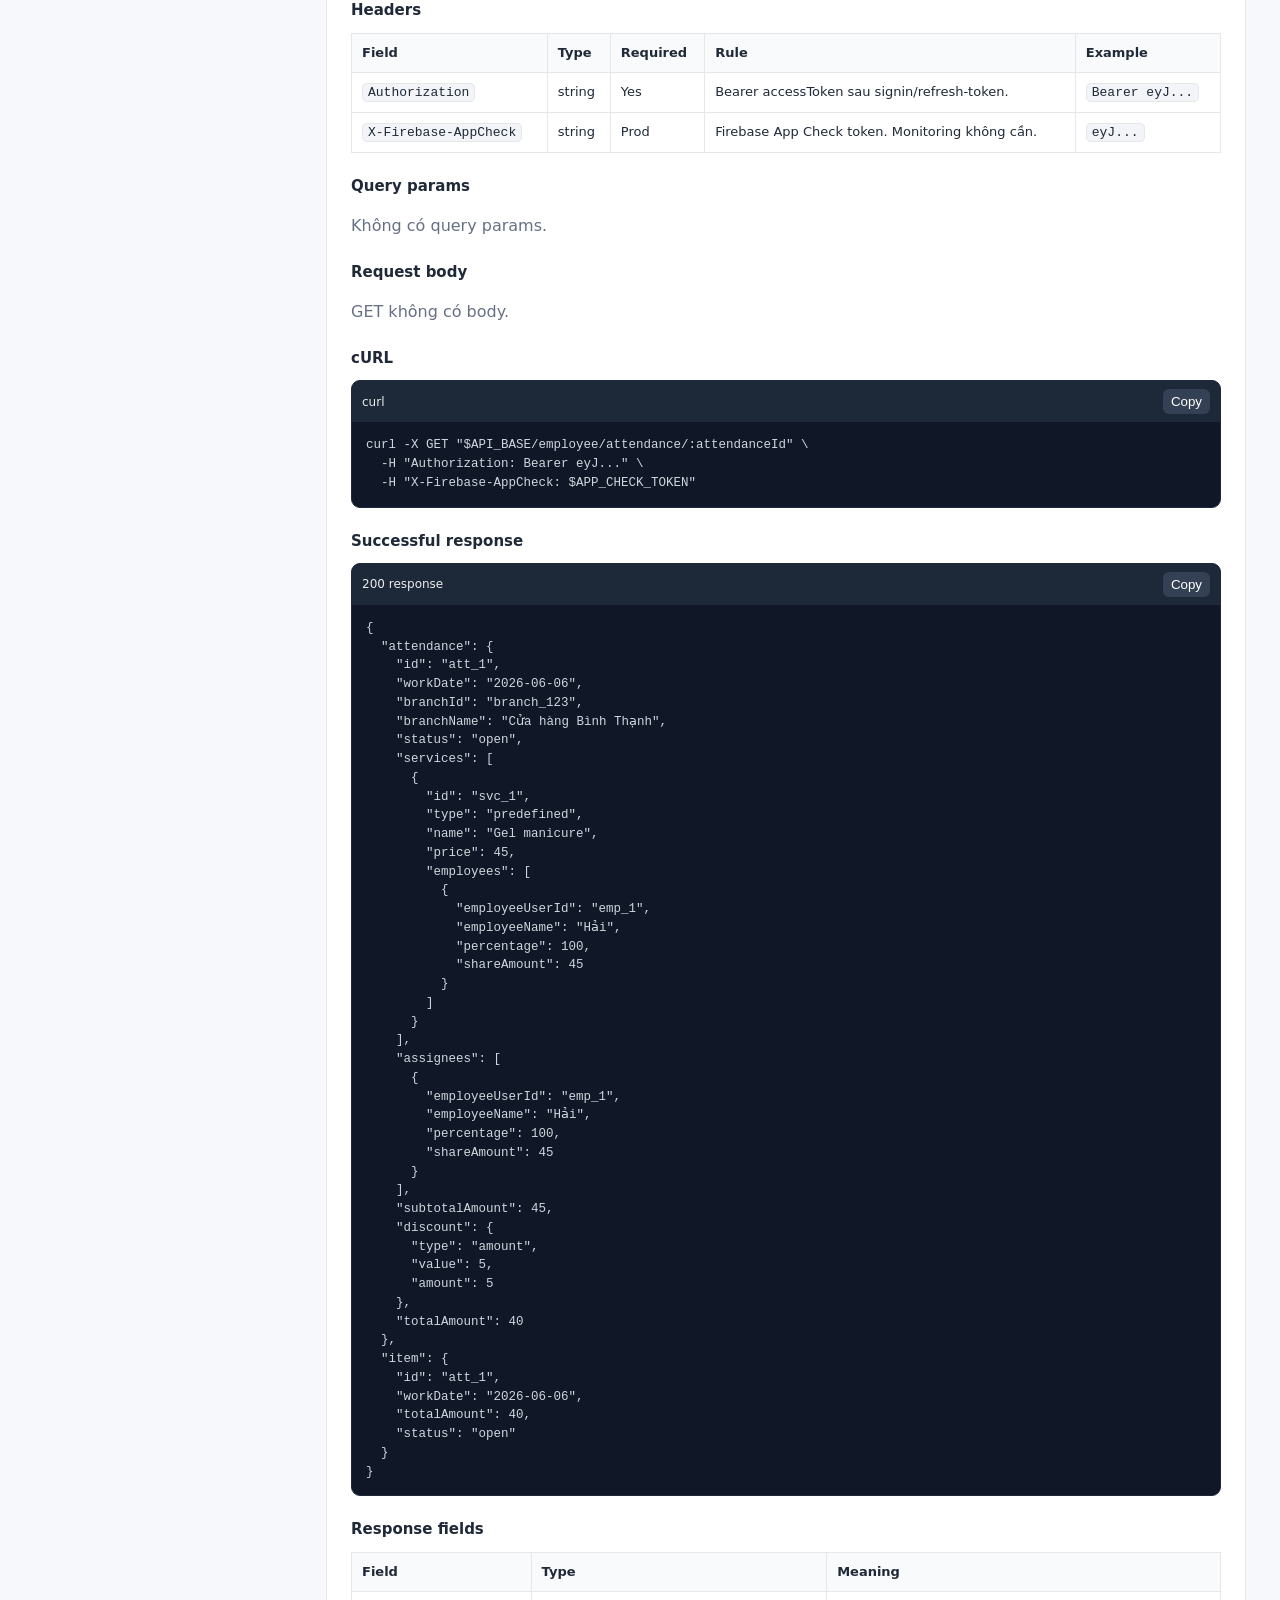
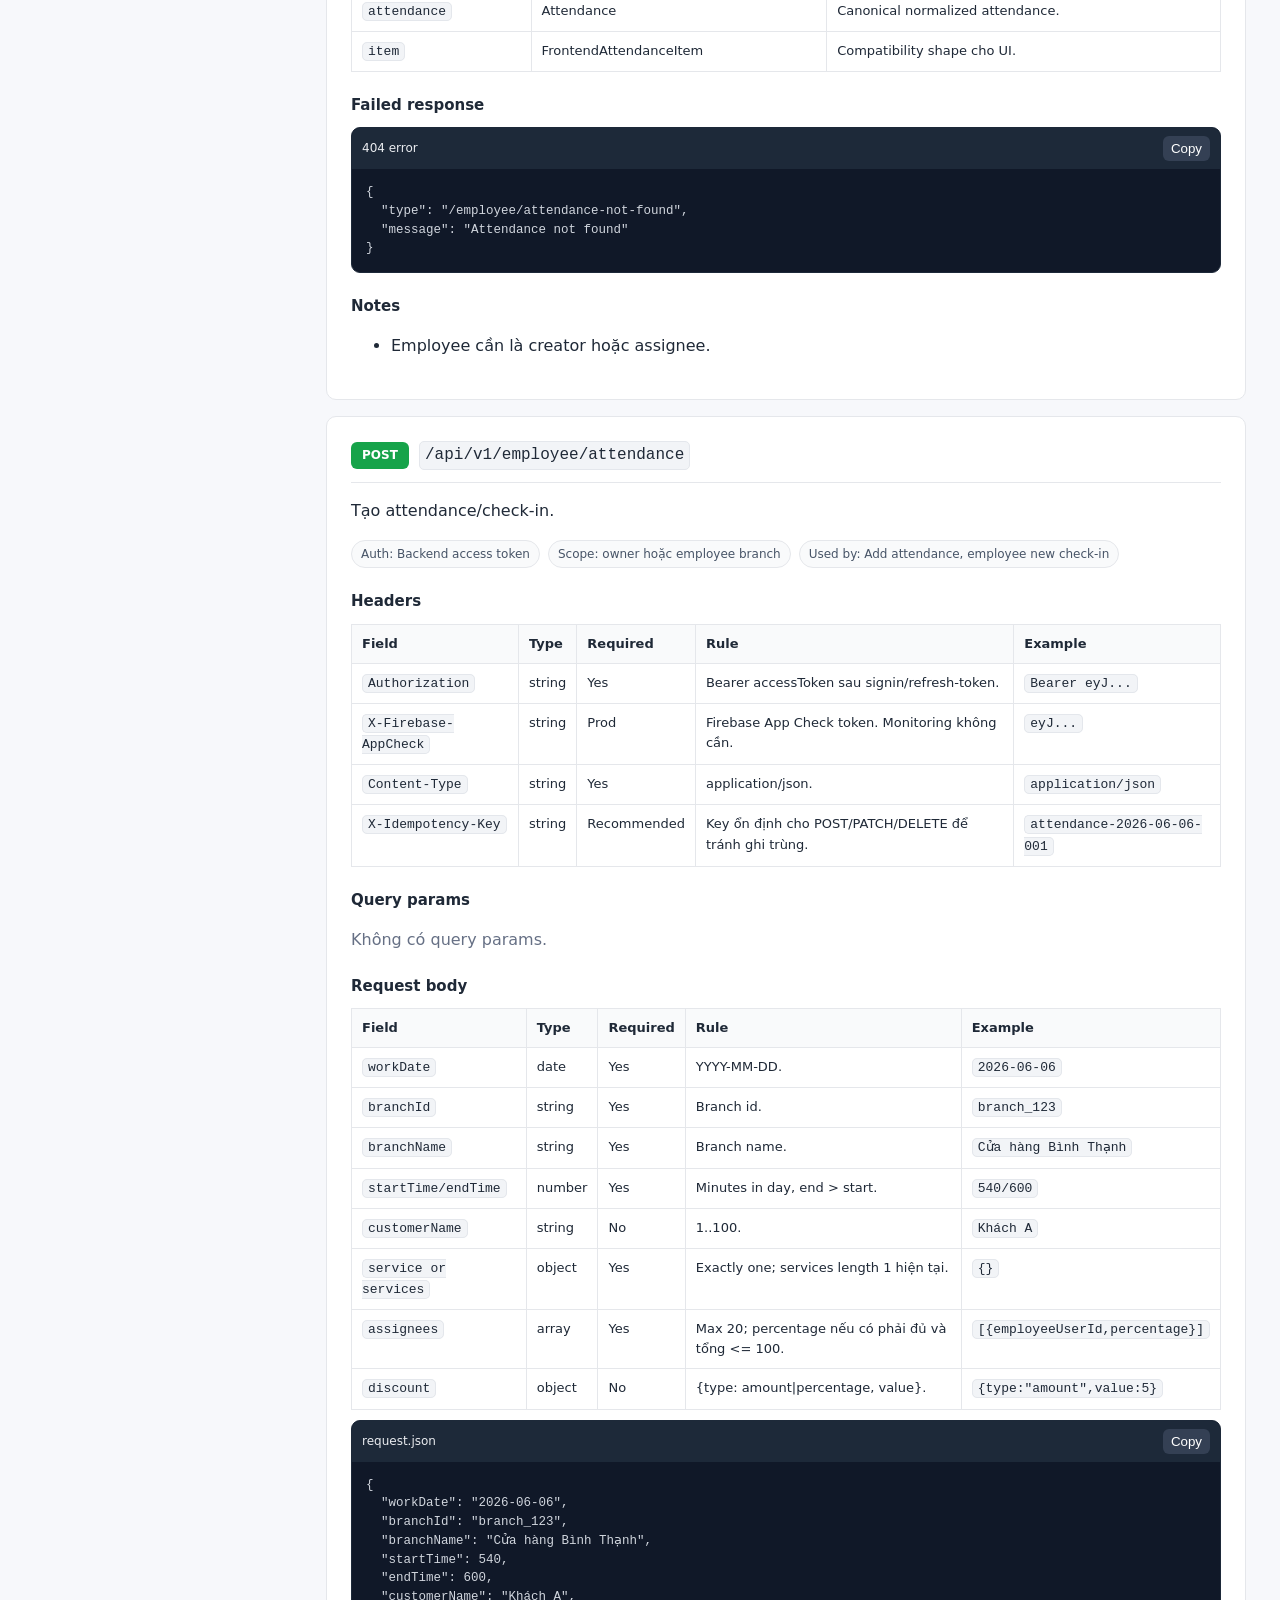
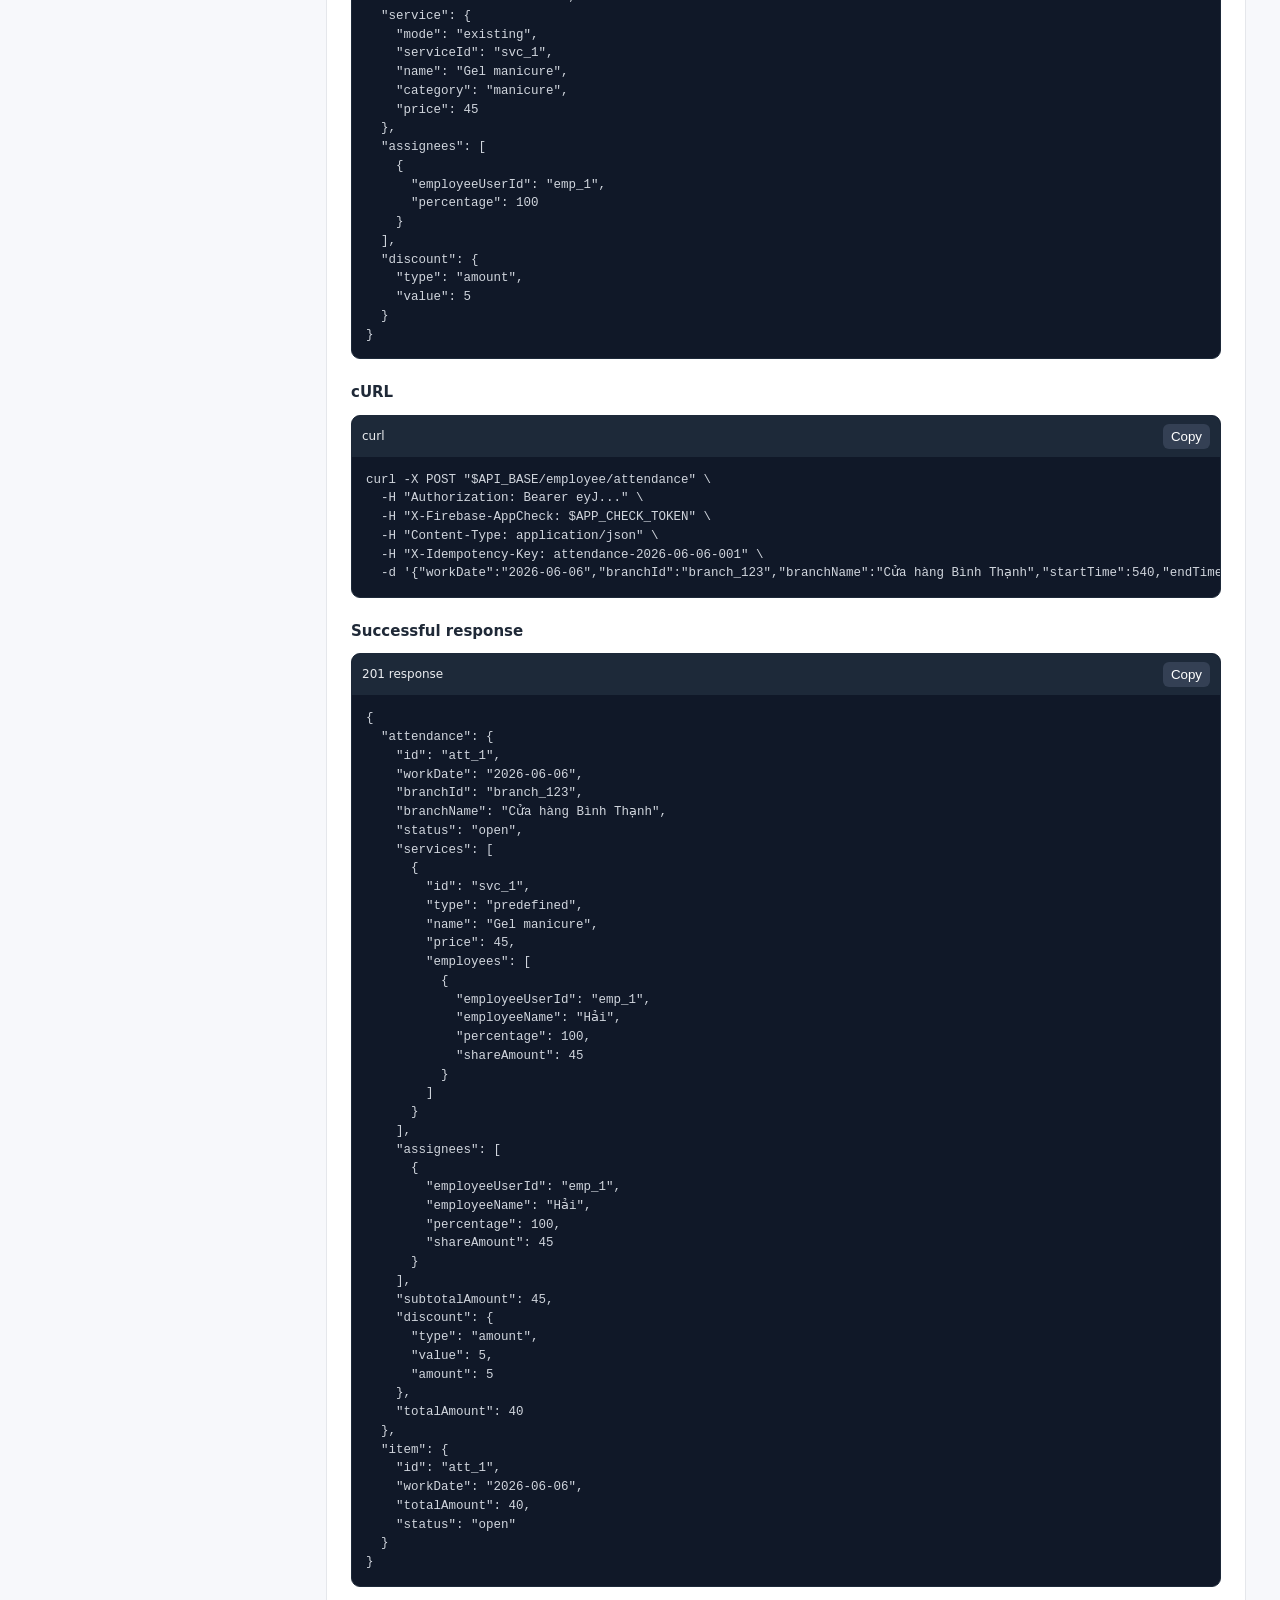
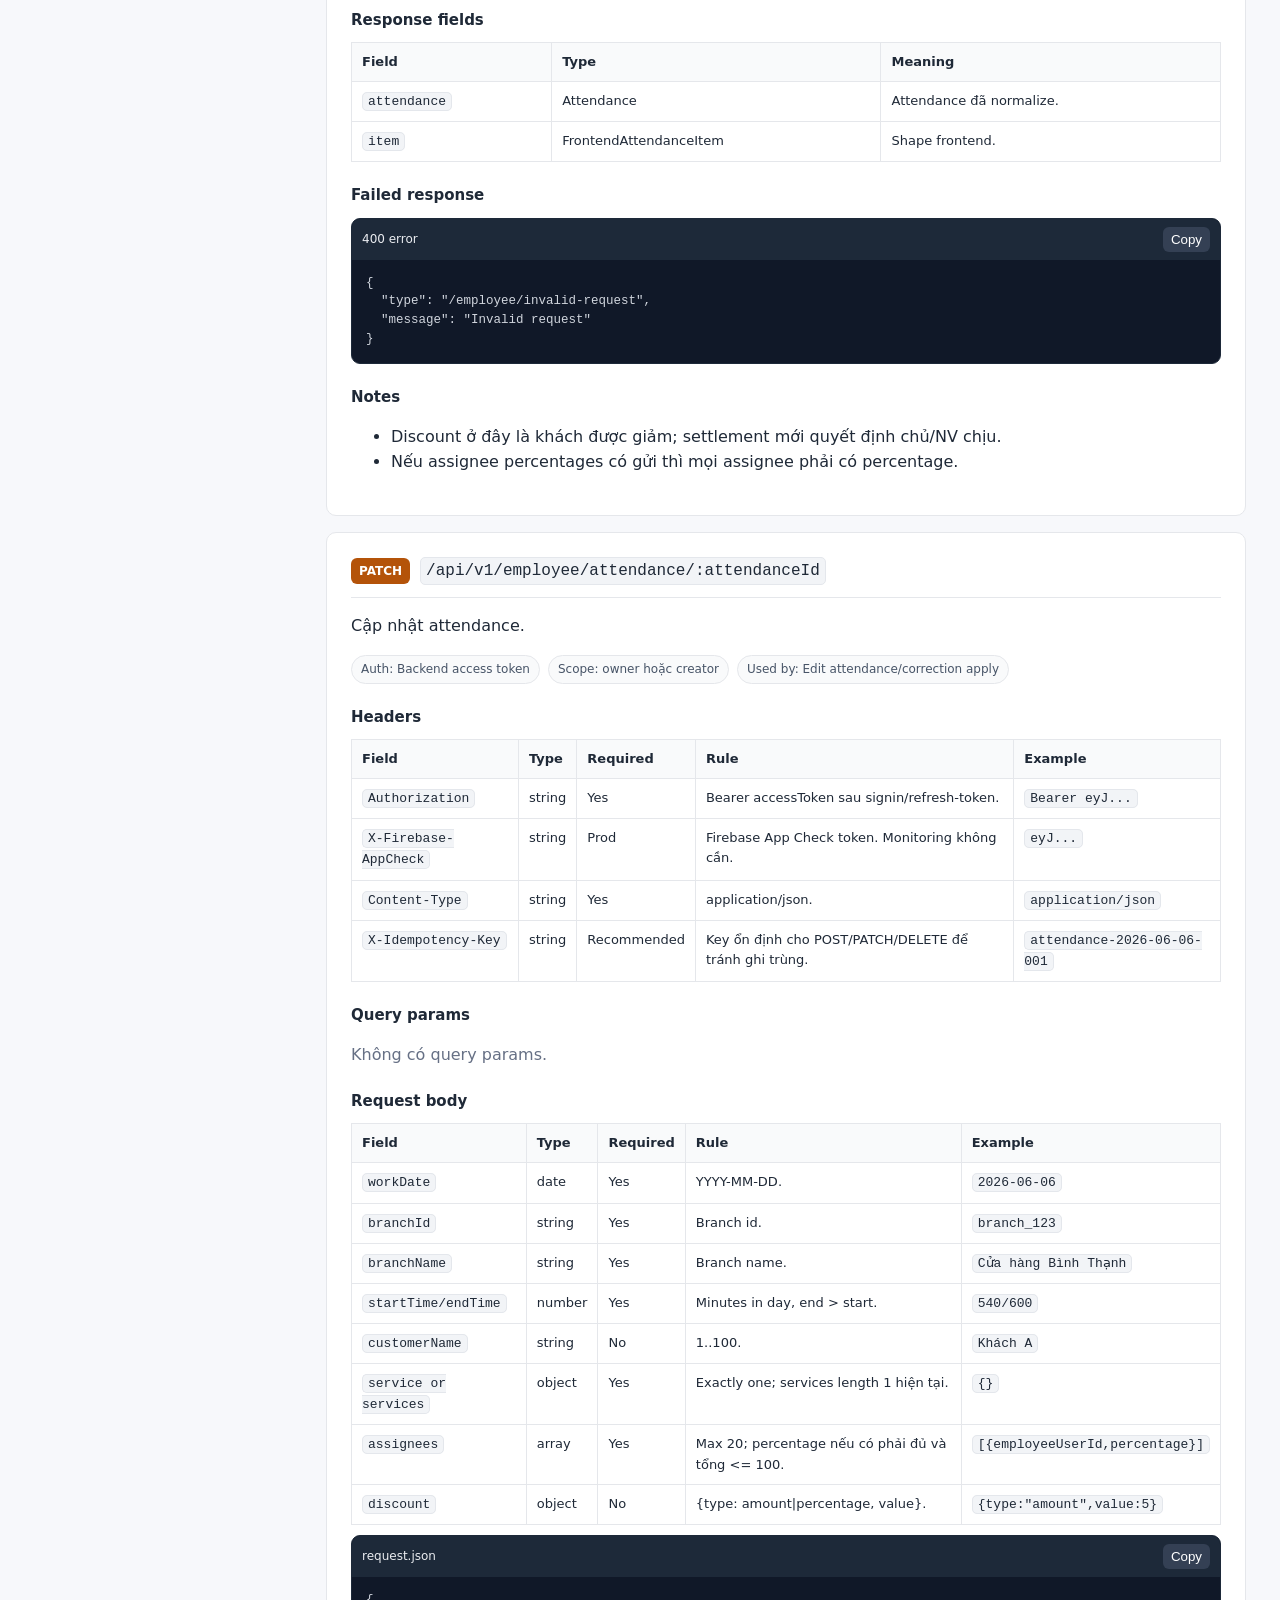
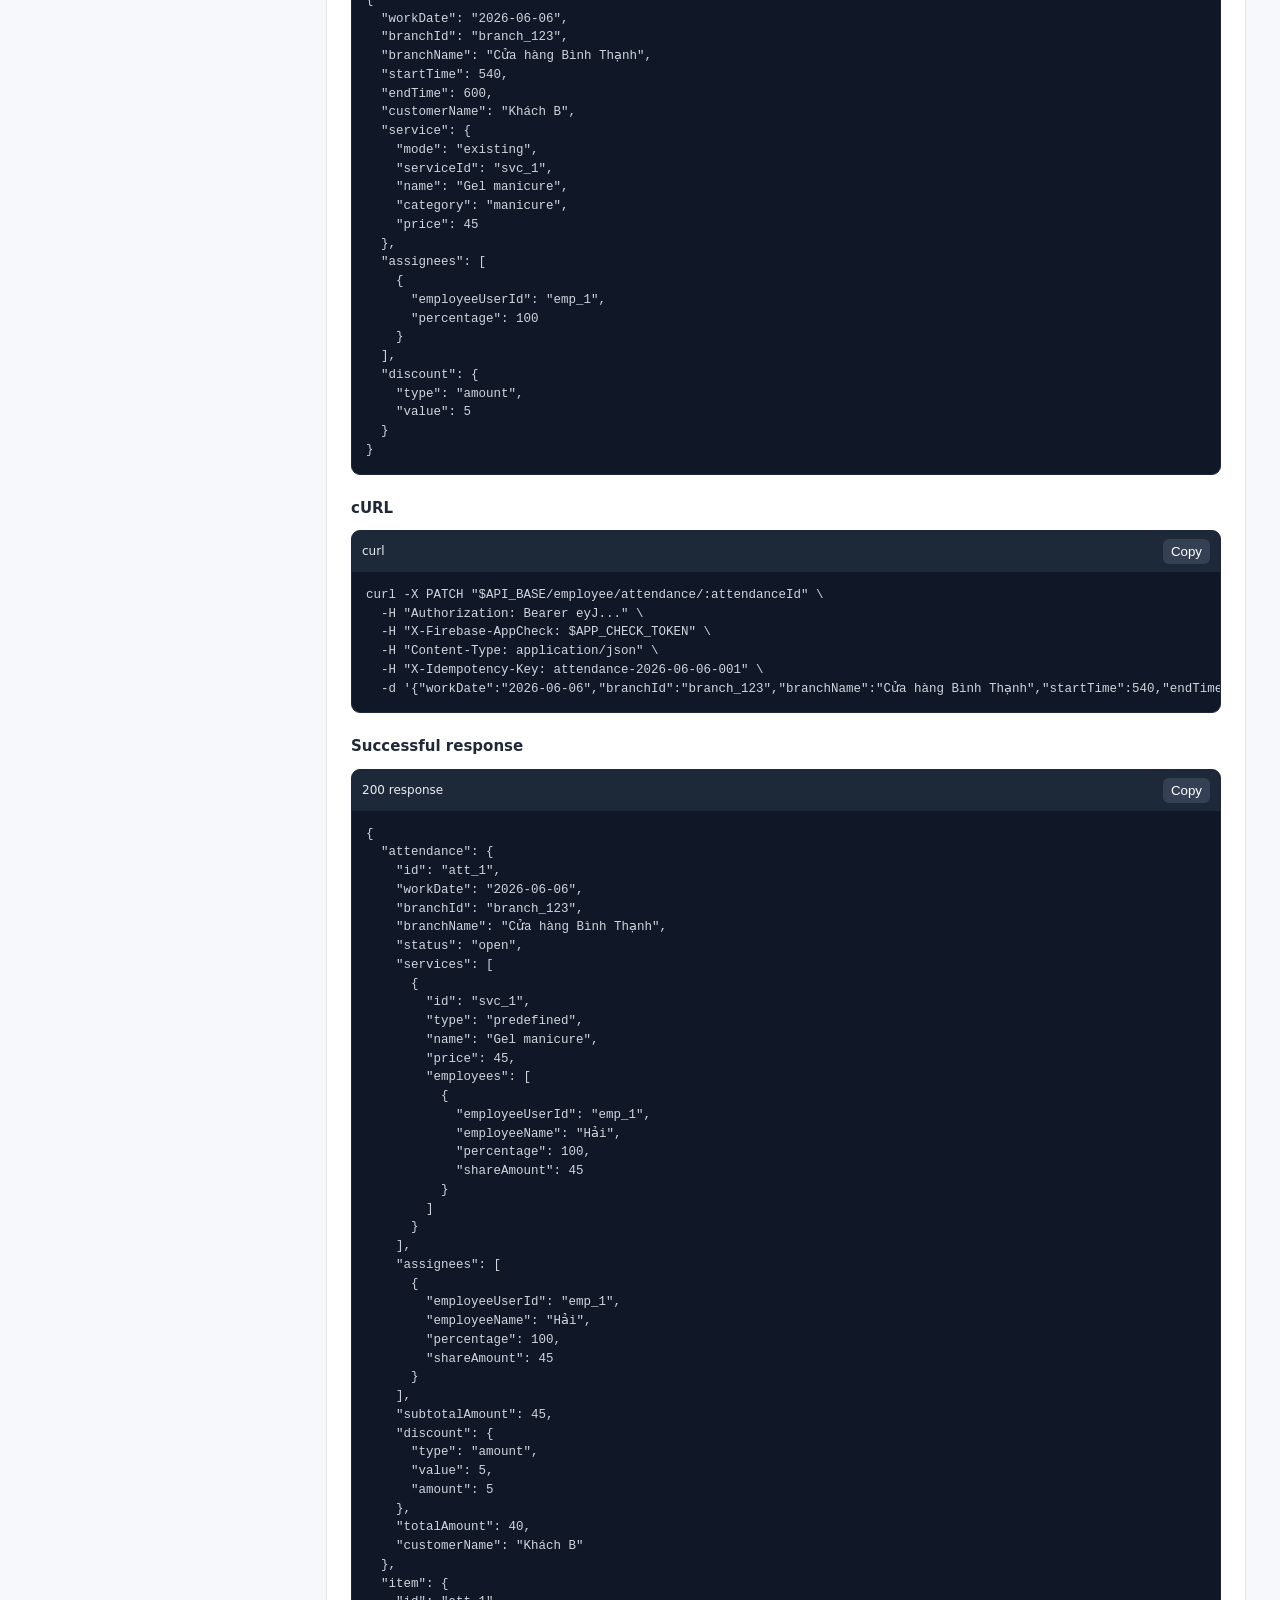
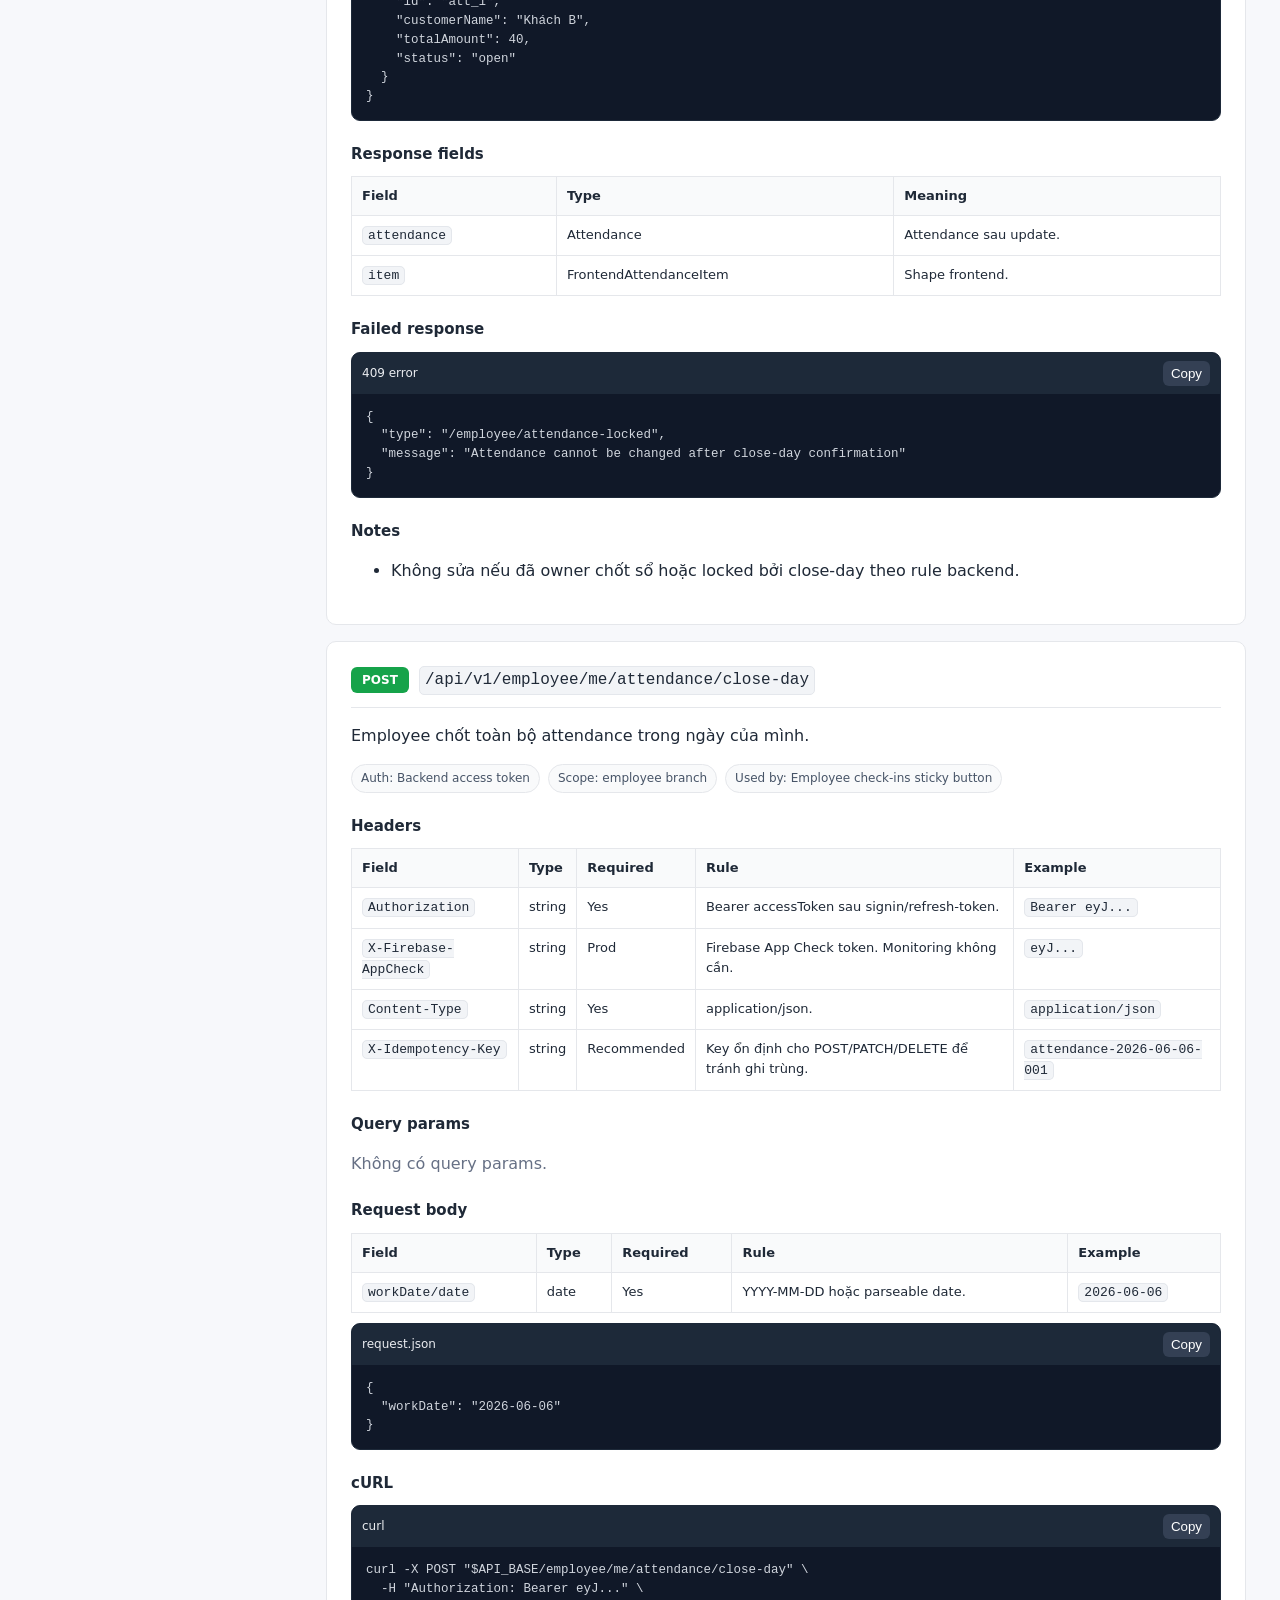
<file: pages/attendance.html>
<!doctype html>
<html lang="vi">
  <head>
    <meta charset="utf-8" />
    <meta name="viewport" content="width=device-width, initial-scale=1" />
    <title>Attendance API - Timmo API</title>
    <link rel="stylesheet" href="../assets/styles.css" />
  </head>
  <body>
    <div class="shell">
      <aside class="sidebar">
        <a class="brand" href="../index.html"
          ><span class="logo">T</span
          ><span
            ><strong>Timmo API v1</strong
            ><small>Nail Salon Management System</small></span
          ></a
        ><input class="search" data-search placeholder="Tìm trong trang..." />
        <nav>
          <a class="nav-link" href="../index.html">Tổng quan</a
          ><a class="nav-link" href="../pages/auth.html">Auth</a
          ><a class="nav-link" href="../pages/account.html">Account</a
          ><a class="nav-link" href="../pages/shop-branch.html">Branch</a
          ><a class="nav-link" href="../pages/shop-service.html">Service</a
          ><a class="nav-link" href="../pages/employee.html">Employee</a
          ><a class="nav-link active" href="../pages/attendance.html"
            >Attendance</a
          ><a class="nav-link" href="../pages/settlement.html">Settlement</a
          ><a class="nav-link" href="../pages/reports-salary.html"
            >Reports &amp; Salary</a
          ><a class="nav-link" href="../pages/notifications-monitoring.html"
            >Notifications &amp; Monitoring</a
          ><a class="nav-link" href="../pages/schemas-errors.html"
            >Schemas &amp; Errors</a
          >
        </nav>
      </aside>
      <main class="content">
        <header class="page-head">
          <p class="eyebrow">API Documentation</p>
          <h1>Attendance API</h1>
          <p>
            Chấm công, employee close-day, legacy close và correction requests.
          </p>
        </header>
        <section class="card">
          <h2>Endpoints</h2>
          <div class="endpoint-list">
            <a href="#get-employee-attendance-bootstrap"
              ><span class="method get">GET</span
              ><code>/api/v1/employee/attendance/bootstrap</code></a
            ><a href="#get-employee-attendance"
              ><span class="method get">GET</span
              ><code>/api/v1/employee/attendance</code></a
            ><a href="#get-employee-attendance-attendanceid"
              ><span class="method get">GET</span
              ><code>/api/v1/employee/attendance/:attendanceId</code></a
            ><a href="#post-employee-attendance"
              ><span class="method post">POST</span
              ><code>/api/v1/employee/attendance</code></a
            ><a href="#patch-employee-attendance-attendanceid"
              ><span class="method patch">PATCH</span
              ><code>/api/v1/employee/attendance/:attendanceId</code></a
            ><a href="#post-employee-me-attendance-close-day"
              ><span class="method post">POST</span
              ><code>/api/v1/employee/me/attendance/close-day</code></a
            ><a href="#post-employee-attendance-attendanceid-close"
              ><span class="method post">POST</span
              ><code>/api/v1/employee/attendance/:attendanceId/close</code></a
            ><a href="#get-employee-attendance-correction-requests"
              ><span class="method get">GET</span
              ><code>/api/v1/employee/attendance/correction-requests</code></a
            ><a
              href="#post-employee-attendance-attendanceid-correction-requests"
              ><span class="method post">POST</span
              ><code
                >/api/v1/employee/attendance/:attendanceId/correction-requests</code
              ></a
            ><a
              href="#post-employee-attendance-correction-requests-requestid-cancel"
              ><span class="method post">POST</span
              ><code
                >/api/v1/employee/attendance/correction-requests/:requestId/cancel</code
              ></a
            ><a
              href="#post-employee-attendance-correction-requests-requestid-review"
              ><span class="method post">POST</span
              ><code
                >/api/v1/employee/attendance/correction-requests/:requestId/review</code
              ></a
            >
          </div>
        </section>
        <article class="endpoint" id="get-employee-attendance-bootstrap">
          <div class="endpoint-title">
            <span class="method get">GET</span
            ><code>/api/v1/employee/attendance/bootstrap</code>
          </div>
          <p>Bootstrap owner attendance/home/check-in.</p>
          <div class="meta-row">
            <span>Auth: Backend access token</span><span>Scope: owner</span
            ><span>Used by: Owner home, check-in, add-attendance</span>
          </div>
          <h4>Headers</h4>
          <table>
            <thead>
              <tr>
                <th>Field</th>
                <th>Type</th>
                <th>Required</th>
                <th>Rule</th>
                <th>Example</th>
              </tr>
            </thead>
            <tbody>
              <tr>
                <td><code>Authorization</code></td>
                <td>string</td>
                <td>Yes</td>
                <td>Bearer accessToken sau signin/refresh-token.</td>
                <td><code>Bearer eyJ...</code></td>
              </tr>
              <tr>
                <td><code>X-Firebase-AppCheck</code></td>
                <td>string</td>
                <td>Prod</td>
                <td>Firebase App Check token. Monitoring không cần.</td>
                <td><code>eyJ...</code></td>
              </tr>
            </tbody>
          </table>
          <h4>Query params</h4>
          <p class="muted">Không có query params.</p>
          <h4>Request body</h4>
          <p class="muted">GET không có body.</p>

          <h4>cURL</h4>
          <div class="codebox">
            <div class="codebar">
              <span>curl</span><button class="copy">Copy</button>
            </div>
            <pre><code>curl -X GET &quot;$API_BASE/employee/attendance/bootstrap&quot; \
  -H &quot;Authorization: Bearer eyJ...&quot; \
  -H &quot;X-Firebase-AppCheck: $APP_CHECK_TOKEN&quot;</code></pre>
          </div>
          <h4>Successful response</h4>
          <div class="codebox">
            <div class="codebar">
              <span>200 response</span><button class="copy">Copy</button>
            </div>
            <pre><code>{
  &quot;branches&quot;: [
    {
      &quot;id&quot;: &quot;branch_123&quot;,
      &quot;shopId&quot;: &quot;shop_123&quot;,
      &quot;name&quot;: &quot;Cửa hàng Bình Thạnh&quot;,
      &quot;settlementCutoffTime&quot;: &quot;04:00&quot;,
      &quot;status&quot;: &quot;active&quot;,
      &quot;storeId&quot;: &quot;branch_123&quot;,
      &quot;addressText&quot;: &quot;Bình Thạnh, HCM&quot;,
      &quot;label&quot;: &quot;Cửa hàng Bình Thạnh&quot;,
      &quot;value&quot;: &quot;branch_123&quot;
    }
  ],
  &quot;employees&quot;: [
    {
      &quot;id&quot;: &quot;emp_1&quot;,
      &quot;uid&quot;: &quot;emp_1&quot;,
      &quot;email&quot;: &quot;hai@example.com&quot;,
      &quot;name&quot;: &quot;Hải&quot;,
      &quot;role&quot;: &quot;employee&quot;,
      &quot;active&quot;: true,
      &quot;status&quot;: &quot;active&quot;,
      &quot;branchId&quot;: &quot;branch_123&quot;,
      &quot;storeId&quot;: &quot;branch_123&quot;,
      &quot;compensationModel&quot;: &quot;commission&quot;,
      &quot;label&quot;: &quot;Hải&quot;,
      &quot;value&quot;: &quot;emp_1&quot;
    }
  ],
  &quot;services&quot;: [
    {
      &quot;id&quot;: &quot;svc_1&quot;,
      &quot;branchId&quot;: &quot;branch_123&quot;,
      &quot;name&quot;: &quot;Gel manicure&quot;,
      &quot;price&quot;: 45,
      &quot;amount&quot;: &quot;45&quot;,
      &quot;category&quot;: &quot;manicure&quot;,
      &quot;groupService&quot;: &quot;Gel&quot;,
      &quot;durationMin&quot;: 60,
      &quot;durationMax&quot;: 60,
      &quot;duration&quot;: &quot;60&quot;,
      &quot;images&quot;: []
    }
  ],
  &quot;attendances&quot;: [
    {
      &quot;id&quot;: &quot;att_1&quot;,
      &quot;workDate&quot;: &quot;2026-06-06&quot;,
      &quot;branchId&quot;: &quot;branch_123&quot;,
      &quot;branchName&quot;: &quot;Cửa hàng Bình Thạnh&quot;,
      &quot;status&quot;: &quot;open&quot;,
      &quot;services&quot;: [
        {
          &quot;id&quot;: &quot;svc_1&quot;,
          &quot;type&quot;: &quot;predefined&quot;,
          &quot;name&quot;: &quot;Gel manicure&quot;,
          &quot;price&quot;: 45,
          &quot;employees&quot;: [
            {
              &quot;employeeUserId&quot;: &quot;emp_1&quot;,
              &quot;employeeName&quot;: &quot;Hải&quot;,
              &quot;percentage&quot;: 100,
              &quot;shareAmount&quot;: 45
            }
          ]
        }
      ],
      &quot;assignees&quot;: [
        {
          &quot;employeeUserId&quot;: &quot;emp_1&quot;,
          &quot;employeeName&quot;: &quot;Hải&quot;,
          &quot;percentage&quot;: 100,
          &quot;shareAmount&quot;: 45
        }
      ],
      &quot;subtotalAmount&quot;: 45,
      &quot;discount&quot;: {
        &quot;type&quot;: &quot;amount&quot;,
        &quot;value&quot;: 5,
        &quot;amount&quot;: 5
      },
      &quot;totalAmount&quot;: 40
    }
  ]
}</code></pre>
          </div>
          <h4>Response fields</h4>
          <table>
            <thead>
              <tr>
                <th>Field</th>
                <th>Type</th>
                <th>Meaning</th>
              </tr>
            </thead>
            <tbody>
              <tr>
                <td><code>branches[]</code></td>
                <td>Branch[]</td>
                <td>Stores.</td>
              </tr>
              <tr>
                <td><code>employees[]</code></td>
                <td>Employee[]</td>
                <td>Nhân viên active.</td>
              </tr>
              <tr>
                <td><code>services[]</code></td>
                <td>Service[]</td>
                <td>Service catalog.</td>
              </tr>
              <tr>
                <td><code>attendances[]</code></td>
                <td>Attendance[]</td>
                <td>Chấm công visible.</td>
              </tr>
            </tbody>
          </table>
          <h4>Failed response</h4>
          <div class="codebox">
            <div class="codebar">
              <span>403 error</span><button class="copy">Copy</button>
            </div>
            <pre><code>{
  &quot;type&quot;: &quot;/employee/forbidden-role&quot;,
  &quot;message&quot;: &quot;Forbidden: insufficient permissions&quot;
}</code></pre>
          </div>
          <h4>Notes</h4>
          <ul>
            <li>Owner cache source chính cho nhiều màn.</li>
          </ul>
        </article>
        <article class="endpoint" id="get-employee-attendance">
          <div class="endpoint-title">
            <span class="method get">GET</span
            ><code>/api/v1/employee/attendance</code>
          </div>
          <p>List attendance.</p>
          <div class="meta-row">
            <span>Auth: Backend access token</span
            ><span>Scope: owner hoặc employee scoped</span
            ><span>Used by: Attendance/calendar/check-ins</span>
          </div>
          <h4>Headers</h4>
          <table>
            <thead>
              <tr>
                <th>Field</th>
                <th>Type</th>
                <th>Required</th>
                <th>Rule</th>
                <th>Example</th>
              </tr>
            </thead>
            <tbody>
              <tr>
                <td><code>Authorization</code></td>
                <td>string</td>
                <td>Yes</td>
                <td>Bearer accessToken sau signin/refresh-token.</td>
                <td><code>Bearer eyJ...</code></td>
              </tr>
              <tr>
                <td><code>X-Firebase-AppCheck</code></td>
                <td>string</td>
                <td>Prod</td>
                <td>Firebase App Check token. Monitoring không cần.</td>
                <td><code>eyJ...</code></td>
              </tr>
            </tbody>
          </table>
          <h4>Query params</h4>
          <table>
            <thead>
              <tr>
                <th>Field</th>
                <th>Type</th>
                <th>Required</th>
                <th>Rule</th>
                <th>Example</th>
              </tr>
            </thead>
            <tbody>
              <tr>
                <td><code>branchId</code></td>
                <td>string</td>
                <td>No</td>
                <td>Branch filter.</td>
                <td><code>branch_123</code></td>
              </tr>
              <tr>
                <td><code>fromWorkDate/toWorkDate</code></td>
                <td>date</td>
                <td>No</td>
                <td>Range workDate.</td>
                <td><code>2026-06-01</code></td>
              </tr>
              <tr>
                <td><code>employeeUserId</code></td>
                <td>string</td>
                <td>No</td>
                <td>Filter employee nếu role cho phép.</td>
                <td><code>emp_1</code></td>
              </tr>
            </tbody>
          </table>
          <h4>Request body</h4>
          <p class="muted">GET không có body.</p>

          <h4>cURL</h4>
          <div class="codebox">
            <div class="codebar">
              <span>curl</span><button class="copy">Copy</button>
            </div>
            <pre><code>curl -X GET &quot;$API_BASE/employee/attendance?branchId=branch_123&amp;fromWorkDate=2026-06-01&amp;toWorkDate=2026-06-30&quot; \
  -H &quot;Authorization: Bearer eyJ...&quot; \
  -H &quot;X-Firebase-AppCheck: $APP_CHECK_TOKEN&quot;</code></pre>
          </div>
          <h4>Successful response</h4>
          <div class="codebox">
            <div class="codebar">
              <span>200 response</span><button class="copy">Copy</button>
            </div>
            <pre><code>{
  &quot;items&quot;: [
    {
      &quot;id&quot;: &quot;att_1&quot;,
      &quot;workDate&quot;: &quot;2026-06-06&quot;,
      &quot;branchId&quot;: &quot;branch_123&quot;,
      &quot;branchName&quot;: &quot;Cửa hàng Bình Thạnh&quot;,
      &quot;status&quot;: &quot;open&quot;,
      &quot;services&quot;: [
        {
          &quot;id&quot;: &quot;svc_1&quot;,
          &quot;type&quot;: &quot;predefined&quot;,
          &quot;name&quot;: &quot;Gel manicure&quot;,
          &quot;price&quot;: 45,
          &quot;employees&quot;: [
            {
              &quot;employeeUserId&quot;: &quot;emp_1&quot;,
              &quot;employeeName&quot;: &quot;Hải&quot;,
              &quot;percentage&quot;: 100,
              &quot;shareAmount&quot;: 45
            }
          ]
        }
      ],
      &quot;assignees&quot;: [
        {
          &quot;employeeUserId&quot;: &quot;emp_1&quot;,
          &quot;employeeName&quot;: &quot;Hải&quot;,
          &quot;percentage&quot;: 100,
          &quot;shareAmount&quot;: 45
        }
      ],
      &quot;subtotalAmount&quot;: 45,
      &quot;discount&quot;: {
        &quot;type&quot;: &quot;amount&quot;,
        &quot;value&quot;: 5,
        &quot;amount&quot;: 5
      },
      &quot;totalAmount&quot;: 40
    }
  ]
}</code></pre>
          </div>
          <h4>Response fields</h4>
          <table>
            <thead>
              <tr>
                <th>Field</th>
                <th>Type</th>
                <th>Meaning</th>
              </tr>
            </thead>
            <tbody>
              <tr>
                <td><code>items[]</code></td>
                <td>Attendance[]</td>
                <td>Danh sách attendance.</td>
              </tr>
            </tbody>
          </table>
          <h4>Failed response</h4>
          <div class="codebox">
            <div class="codebar">
              <span>403 error</span><button class="copy">Copy</button>
            </div>
            <pre><code>{
  &quot;type&quot;: &quot;/employee/forbidden-branch&quot;,
  &quot;message&quot;: &quot;Forbidden: branch access denied&quot;
}</code></pre>
          </div>
          <h4>Notes</h4>
          <ul>
            <li>Employee chỉ đọc attendance do mình tạo hoặc được assign.</li>
          </ul>
        </article>
        <article class="endpoint" id="get-employee-attendance-attendanceid">
          <div class="endpoint-title">
            <span class="method get">GET</span
            ><code>/api/v1/employee/attendance/:attendanceId</code>
          </div>
          <p>Attendance detail.</p>
          <div class="meta-row">
            <span>Auth: Backend access token</span
            ><span>Scope: owner hoặc employee scoped</span
            ><span>Used by: Attendance detail, correction flow</span>
          </div>
          <h4>Headers</h4>
          <table>
            <thead>
              <tr>
                <th>Field</th>
                <th>Type</th>
                <th>Required</th>
                <th>Rule</th>
                <th>Example</th>
              </tr>
            </thead>
            <tbody>
              <tr>
                <td><code>Authorization</code></td>
                <td>string</td>
                <td>Yes</td>
                <td>Bearer accessToken sau signin/refresh-token.</td>
                <td><code>Bearer eyJ...</code></td>
              </tr>
              <tr>
                <td><code>X-Firebase-AppCheck</code></td>
                <td>string</td>
                <td>Prod</td>
                <td>Firebase App Check token. Monitoring không cần.</td>
                <td><code>eyJ...</code></td>
              </tr>
            </tbody>
          </table>
          <h4>Query params</h4>
          <p class="muted">Không có query params.</p>
          <h4>Request body</h4>
          <p class="muted">GET không có body.</p>

          <h4>cURL</h4>
          <div class="codebox">
            <div class="codebar">
              <span>curl</span><button class="copy">Copy</button>
            </div>
            <pre><code>curl -X GET &quot;$API_BASE/employee/attendance/:attendanceId&quot; \
  -H &quot;Authorization: Bearer eyJ...&quot; \
  -H &quot;X-Firebase-AppCheck: $APP_CHECK_TOKEN&quot;</code></pre>
          </div>
          <h4>Successful response</h4>
          <div class="codebox">
            <div class="codebar">
              <span>200 response</span><button class="copy">Copy</button>
            </div>
            <pre><code>{
  &quot;attendance&quot;: {
    &quot;id&quot;: &quot;att_1&quot;,
    &quot;workDate&quot;: &quot;2026-06-06&quot;,
    &quot;branchId&quot;: &quot;branch_123&quot;,
    &quot;branchName&quot;: &quot;Cửa hàng Bình Thạnh&quot;,
    &quot;status&quot;: &quot;open&quot;,
    &quot;services&quot;: [
      {
        &quot;id&quot;: &quot;svc_1&quot;,
        &quot;type&quot;: &quot;predefined&quot;,
        &quot;name&quot;: &quot;Gel manicure&quot;,
        &quot;price&quot;: 45,
        &quot;employees&quot;: [
          {
            &quot;employeeUserId&quot;: &quot;emp_1&quot;,
            &quot;employeeName&quot;: &quot;Hải&quot;,
            &quot;percentage&quot;: 100,
            &quot;shareAmount&quot;: 45
          }
        ]
      }
    ],
    &quot;assignees&quot;: [
      {
        &quot;employeeUserId&quot;: &quot;emp_1&quot;,
        &quot;employeeName&quot;: &quot;Hải&quot;,
        &quot;percentage&quot;: 100,
        &quot;shareAmount&quot;: 45
      }
    ],
    &quot;subtotalAmount&quot;: 45,
    &quot;discount&quot;: {
      &quot;type&quot;: &quot;amount&quot;,
      &quot;value&quot;: 5,
      &quot;amount&quot;: 5
    },
    &quot;totalAmount&quot;: 40
  },
  &quot;item&quot;: {
    &quot;id&quot;: &quot;att_1&quot;,
    &quot;workDate&quot;: &quot;2026-06-06&quot;,
    &quot;totalAmount&quot;: 40,
    &quot;status&quot;: &quot;open&quot;
  }
}</code></pre>
          </div>
          <h4>Response fields</h4>
          <table>
            <thead>
              <tr>
                <th>Field</th>
                <th>Type</th>
                <th>Meaning</th>
              </tr>
            </thead>
            <tbody>
              <tr>
                <td><code>attendance</code></td>
                <td>Attendance</td>
                <td>Canonical normalized attendance.</td>
              </tr>
              <tr>
                <td><code>item</code></td>
                <td>FrontendAttendanceItem</td>
                <td>Compatibility shape cho UI.</td>
              </tr>
            </tbody>
          </table>
          <h4>Failed response</h4>
          <div class="codebox">
            <div class="codebar">
              <span>404 error</span><button class="copy">Copy</button>
            </div>
            <pre><code>{
  &quot;type&quot;: &quot;/employee/attendance-not-found&quot;,
  &quot;message&quot;: &quot;Attendance not found&quot;
}</code></pre>
          </div>
          <h4>Notes</h4>
          <ul>
            <li>Employee cần là creator hoặc assignee.</li>
          </ul>
        </article>
        <article class="endpoint" id="post-employee-attendance">
          <div class="endpoint-title">
            <span class="method post">POST</span
            ><code>/api/v1/employee/attendance</code>
          </div>
          <p>Tạo attendance/check-in.</p>
          <div class="meta-row">
            <span>Auth: Backend access token</span
            ><span>Scope: owner hoặc employee branch</span
            ><span>Used by: Add attendance, employee new check-in</span>
          </div>
          <h4>Headers</h4>
          <table>
            <thead>
              <tr>
                <th>Field</th>
                <th>Type</th>
                <th>Required</th>
                <th>Rule</th>
                <th>Example</th>
              </tr>
            </thead>
            <tbody>
              <tr>
                <td><code>Authorization</code></td>
                <td>string</td>
                <td>Yes</td>
                <td>Bearer accessToken sau signin/refresh-token.</td>
                <td><code>Bearer eyJ...</code></td>
              </tr>
              <tr>
                <td><code>X-Firebase-AppCheck</code></td>
                <td>string</td>
                <td>Prod</td>
                <td>Firebase App Check token. Monitoring không cần.</td>
                <td><code>eyJ...</code></td>
              </tr>
              <tr>
                <td><code>Content-Type</code></td>
                <td>string</td>
                <td>Yes</td>
                <td>application/json.</td>
                <td><code>application/json</code></td>
              </tr>
              <tr>
                <td><code>X-Idempotency-Key</code></td>
                <td>string</td>
                <td>Recommended</td>
                <td>Key ổn định cho POST/PATCH/DELETE để tránh ghi trùng.</td>
                <td><code>attendance-2026-06-06-001</code></td>
              </tr>
            </tbody>
          </table>
          <h4>Query params</h4>
          <p class="muted">Không có query params.</p>
          <h4>Request body</h4>
          <table>
            <thead>
              <tr>
                <th>Field</th>
                <th>Type</th>
                <th>Required</th>
                <th>Rule</th>
                <th>Example</th>
              </tr>
            </thead>
            <tbody>
              <tr>
                <td><code>workDate</code></td>
                <td>date</td>
                <td>Yes</td>
                <td>YYYY-MM-DD.</td>
                <td><code>2026-06-06</code></td>
              </tr>
              <tr>
                <td><code>branchId</code></td>
                <td>string</td>
                <td>Yes</td>
                <td>Branch id.</td>
                <td><code>branch_123</code></td>
              </tr>
              <tr>
                <td><code>branchName</code></td>
                <td>string</td>
                <td>Yes</td>
                <td>Branch name.</td>
                <td><code>Cửa hàng Bình Thạnh</code></td>
              </tr>
              <tr>
                <td><code>startTime/endTime</code></td>
                <td>number</td>
                <td>Yes</td>
                <td>Minutes in day, end > start.</td>
                <td><code>540/600</code></td>
              </tr>
              <tr>
                <td><code>customerName</code></td>
                <td>string</td>
                <td>No</td>
                <td>1..100.</td>
                <td><code>Khách A</code></td>
              </tr>
              <tr>
                <td><code>service or services</code></td>
                <td>object</td>
                <td>Yes</td>
                <td>Exactly one; services length 1 hiện tại.</td>
                <td><code>{}</code></td>
              </tr>
              <tr>
                <td><code>assignees</code></td>
                <td>array</td>
                <td>Yes</td>
                <td>Max 20; percentage nếu có phải đủ và tổng <= 100.</td>
                <td><code>[{employeeUserId,percentage}]</code></td>
              </tr>
              <tr>
                <td><code>discount</code></td>
                <td>object</td>
                <td>No</td>
                <td>{type: amount|percentage, value}.</td>
                <td><code>{type:&quot;amount&quot;,value:5}</code></td>
              </tr>
            </tbody>
          </table>
          <div class="codebox">
            <div class="codebar">
              <span>request.json</span><button class="copy">Copy</button>
            </div>
            <pre><code>{
  &quot;workDate&quot;: &quot;2026-06-06&quot;,
  &quot;branchId&quot;: &quot;branch_123&quot;,
  &quot;branchName&quot;: &quot;Cửa hàng Bình Thạnh&quot;,
  &quot;startTime&quot;: 540,
  &quot;endTime&quot;: 600,
  &quot;customerName&quot;: &quot;Khách A&quot;,
  &quot;service&quot;: {
    &quot;mode&quot;: &quot;existing&quot;,
    &quot;serviceId&quot;: &quot;svc_1&quot;,
    &quot;name&quot;: &quot;Gel manicure&quot;,
    &quot;category&quot;: &quot;manicure&quot;,
    &quot;price&quot;: 45
  },
  &quot;assignees&quot;: [
    {
      &quot;employeeUserId&quot;: &quot;emp_1&quot;,
      &quot;percentage&quot;: 100
    }
  ],
  &quot;discount&quot;: {
    &quot;type&quot;: &quot;amount&quot;,
    &quot;value&quot;: 5
  }
}</code></pre>
          </div>
          <h4>cURL</h4>
          <div class="codebox">
            <div class="codebar">
              <span>curl</span><button class="copy">Copy</button>
            </div>
            <pre><code>curl -X POST &quot;$API_BASE/employee/attendance&quot; \
  -H &quot;Authorization: Bearer eyJ...&quot; \
  -H &quot;X-Firebase-AppCheck: $APP_CHECK_TOKEN&quot; \
  -H &quot;Content-Type: application/json&quot; \
  -H &quot;X-Idempotency-Key: attendance-2026-06-06-001&quot; \
  -d &#39;{&quot;workDate&quot;:&quot;2026-06-06&quot;,&quot;branchId&quot;:&quot;branch_123&quot;,&quot;branchName&quot;:&quot;Cửa hàng Bình Thạnh&quot;,&quot;startTime&quot;:540,&quot;endTime&quot;:600,&quot;customerName&quot;:&quot;Khách A&quot;,&quot;service&quot;:{&quot;mode&quot;:&quot;existing&quot;,&quot;serviceId&quot;:&quot;svc_1&quot;,&quot;name&quot;:&quot;Gel manicure&quot;,&quot;category&quot;:&quot;manicure&quot;,&quot;price&quot;:45},&quot;assignees&quot;:[{&quot;employeeUserId&quot;:&quot;emp_1&quot;,&quot;percentage&quot;:100}],&quot;discount&quot;:{&quot;type&quot;:&quot;amount&quot;,&quot;value&quot;:5}}&#39;</code></pre>
          </div>
          <h4>Successful response</h4>
          <div class="codebox">
            <div class="codebar">
              <span>201 response</span><button class="copy">Copy</button>
            </div>
            <pre><code>{
  &quot;attendance&quot;: {
    &quot;id&quot;: &quot;att_1&quot;,
    &quot;workDate&quot;: &quot;2026-06-06&quot;,
    &quot;branchId&quot;: &quot;branch_123&quot;,
    &quot;branchName&quot;: &quot;Cửa hàng Bình Thạnh&quot;,
    &quot;status&quot;: &quot;open&quot;,
    &quot;services&quot;: [
      {
        &quot;id&quot;: &quot;svc_1&quot;,
        &quot;type&quot;: &quot;predefined&quot;,
        &quot;name&quot;: &quot;Gel manicure&quot;,
        &quot;price&quot;: 45,
        &quot;employees&quot;: [
          {
            &quot;employeeUserId&quot;: &quot;emp_1&quot;,
            &quot;employeeName&quot;: &quot;Hải&quot;,
            &quot;percentage&quot;: 100,
            &quot;shareAmount&quot;: 45
          }
        ]
      }
    ],
    &quot;assignees&quot;: [
      {
        &quot;employeeUserId&quot;: &quot;emp_1&quot;,
        &quot;employeeName&quot;: &quot;Hải&quot;,
        &quot;percentage&quot;: 100,
        &quot;shareAmount&quot;: 45
      }
    ],
    &quot;subtotalAmount&quot;: 45,
    &quot;discount&quot;: {
      &quot;type&quot;: &quot;amount&quot;,
      &quot;value&quot;: 5,
      &quot;amount&quot;: 5
    },
    &quot;totalAmount&quot;: 40
  },
  &quot;item&quot;: {
    &quot;id&quot;: &quot;att_1&quot;,
    &quot;workDate&quot;: &quot;2026-06-06&quot;,
    &quot;totalAmount&quot;: 40,
    &quot;status&quot;: &quot;open&quot;
  }
}</code></pre>
          </div>
          <h4>Response fields</h4>
          <table>
            <thead>
              <tr>
                <th>Field</th>
                <th>Type</th>
                <th>Meaning</th>
              </tr>
            </thead>
            <tbody>
              <tr>
                <td><code>attendance</code></td>
                <td>Attendance</td>
                <td>Attendance đã normalize.</td>
              </tr>
              <tr>
                <td><code>item</code></td>
                <td>FrontendAttendanceItem</td>
                <td>Shape frontend.</td>
              </tr>
            </tbody>
          </table>
          <h4>Failed response</h4>
          <div class="codebox">
            <div class="codebar">
              <span>400 error</span><button class="copy">Copy</button>
            </div>
            <pre><code>{
  &quot;type&quot;: &quot;/employee/invalid-request&quot;,
  &quot;message&quot;: &quot;Invalid request&quot;
}</code></pre>
          </div>
          <h4>Notes</h4>
          <ul>
            <li>
              Discount ở đây là khách được giảm; settlement mới quyết định
              chủ/NV chịu.
            </li>
            <li>
              Nếu assignee percentages có gửi thì mọi assignee phải có
              percentage.
            </li>
          </ul>
        </article>
        <article class="endpoint" id="patch-employee-attendance-attendanceid">
          <div class="endpoint-title">
            <span class="method patch">PATCH</span
            ><code>/api/v1/employee/attendance/:attendanceId</code>
          </div>
          <p>Cập nhật attendance.</p>
          <div class="meta-row">
            <span>Auth: Backend access token</span
            ><span>Scope: owner hoặc creator</span
            ><span>Used by: Edit attendance/correction apply</span>
          </div>
          <h4>Headers</h4>
          <table>
            <thead>
              <tr>
                <th>Field</th>
                <th>Type</th>
                <th>Required</th>
                <th>Rule</th>
                <th>Example</th>
              </tr>
            </thead>
            <tbody>
              <tr>
                <td><code>Authorization</code></td>
                <td>string</td>
                <td>Yes</td>
                <td>Bearer accessToken sau signin/refresh-token.</td>
                <td><code>Bearer eyJ...</code></td>
              </tr>
              <tr>
                <td><code>X-Firebase-AppCheck</code></td>
                <td>string</td>
                <td>Prod</td>
                <td>Firebase App Check token. Monitoring không cần.</td>
                <td><code>eyJ...</code></td>
              </tr>
              <tr>
                <td><code>Content-Type</code></td>
                <td>string</td>
                <td>Yes</td>
                <td>application/json.</td>
                <td><code>application/json</code></td>
              </tr>
              <tr>
                <td><code>X-Idempotency-Key</code></td>
                <td>string</td>
                <td>Recommended</td>
                <td>Key ổn định cho POST/PATCH/DELETE để tránh ghi trùng.</td>
                <td><code>attendance-2026-06-06-001</code></td>
              </tr>
            </tbody>
          </table>
          <h4>Query params</h4>
          <p class="muted">Không có query params.</p>
          <h4>Request body</h4>
          <table>
            <thead>
              <tr>
                <th>Field</th>
                <th>Type</th>
                <th>Required</th>
                <th>Rule</th>
                <th>Example</th>
              </tr>
            </thead>
            <tbody>
              <tr>
                <td><code>workDate</code></td>
                <td>date</td>
                <td>Yes</td>
                <td>YYYY-MM-DD.</td>
                <td><code>2026-06-06</code></td>
              </tr>
              <tr>
                <td><code>branchId</code></td>
                <td>string</td>
                <td>Yes</td>
                <td>Branch id.</td>
                <td><code>branch_123</code></td>
              </tr>
              <tr>
                <td><code>branchName</code></td>
                <td>string</td>
                <td>Yes</td>
                <td>Branch name.</td>
                <td><code>Cửa hàng Bình Thạnh</code></td>
              </tr>
              <tr>
                <td><code>startTime/endTime</code></td>
                <td>number</td>
                <td>Yes</td>
                <td>Minutes in day, end > start.</td>
                <td><code>540/600</code></td>
              </tr>
              <tr>
                <td><code>customerName</code></td>
                <td>string</td>
                <td>No</td>
                <td>1..100.</td>
                <td><code>Khách A</code></td>
              </tr>
              <tr>
                <td><code>service or services</code></td>
                <td>object</td>
                <td>Yes</td>
                <td>Exactly one; services length 1 hiện tại.</td>
                <td><code>{}</code></td>
              </tr>
              <tr>
                <td><code>assignees</code></td>
                <td>array</td>
                <td>Yes</td>
                <td>Max 20; percentage nếu có phải đủ và tổng <= 100.</td>
                <td><code>[{employeeUserId,percentage}]</code></td>
              </tr>
              <tr>
                <td><code>discount</code></td>
                <td>object</td>
                <td>No</td>
                <td>{type: amount|percentage, value}.</td>
                <td><code>{type:&quot;amount&quot;,value:5}</code></td>
              </tr>
            </tbody>
          </table>
          <div class="codebox">
            <div class="codebar">
              <span>request.json</span><button class="copy">Copy</button>
            </div>
            <pre><code>{
  &quot;workDate&quot;: &quot;2026-06-06&quot;,
  &quot;branchId&quot;: &quot;branch_123&quot;,
  &quot;branchName&quot;: &quot;Cửa hàng Bình Thạnh&quot;,
  &quot;startTime&quot;: 540,
  &quot;endTime&quot;: 600,
  &quot;customerName&quot;: &quot;Khách B&quot;,
  &quot;service&quot;: {
    &quot;mode&quot;: &quot;existing&quot;,
    &quot;serviceId&quot;: &quot;svc_1&quot;,
    &quot;name&quot;: &quot;Gel manicure&quot;,
    &quot;category&quot;: &quot;manicure&quot;,
    &quot;price&quot;: 45
  },
  &quot;assignees&quot;: [
    {
      &quot;employeeUserId&quot;: &quot;emp_1&quot;,
      &quot;percentage&quot;: 100
    }
  ],
  &quot;discount&quot;: {
    &quot;type&quot;: &quot;amount&quot;,
    &quot;value&quot;: 5
  }
}</code></pre>
          </div>
          <h4>cURL</h4>
          <div class="codebox">
            <div class="codebar">
              <span>curl</span><button class="copy">Copy</button>
            </div>
            <pre><code>curl -X PATCH &quot;$API_BASE/employee/attendance/:attendanceId&quot; \
  -H &quot;Authorization: Bearer eyJ...&quot; \
  -H &quot;X-Firebase-AppCheck: $APP_CHECK_TOKEN&quot; \
  -H &quot;Content-Type: application/json&quot; \
  -H &quot;X-Idempotency-Key: attendance-2026-06-06-001&quot; \
  -d &#39;{&quot;workDate&quot;:&quot;2026-06-06&quot;,&quot;branchId&quot;:&quot;branch_123&quot;,&quot;branchName&quot;:&quot;Cửa hàng Bình Thạnh&quot;,&quot;startTime&quot;:540,&quot;endTime&quot;:600,&quot;customerName&quot;:&quot;Khách B&quot;,&quot;service&quot;:{&quot;mode&quot;:&quot;existing&quot;,&quot;serviceId&quot;:&quot;svc_1&quot;,&quot;name&quot;:&quot;Gel manicure&quot;,&quot;category&quot;:&quot;manicure&quot;,&quot;price&quot;:45},&quot;assignees&quot;:[{&quot;employeeUserId&quot;:&quot;emp_1&quot;,&quot;percentage&quot;:100}],&quot;discount&quot;:{&quot;type&quot;:&quot;amount&quot;,&quot;value&quot;:5}}&#39;</code></pre>
          </div>
          <h4>Successful response</h4>
          <div class="codebox">
            <div class="codebar">
              <span>200 response</span><button class="copy">Copy</button>
            </div>
            <pre><code>{
  &quot;attendance&quot;: {
    &quot;id&quot;: &quot;att_1&quot;,
    &quot;workDate&quot;: &quot;2026-06-06&quot;,
    &quot;branchId&quot;: &quot;branch_123&quot;,
    &quot;branchName&quot;: &quot;Cửa hàng Bình Thạnh&quot;,
    &quot;status&quot;: &quot;open&quot;,
    &quot;services&quot;: [
      {
        &quot;id&quot;: &quot;svc_1&quot;,
        &quot;type&quot;: &quot;predefined&quot;,
        &quot;name&quot;: &quot;Gel manicure&quot;,
        &quot;price&quot;: 45,
        &quot;employees&quot;: [
          {
            &quot;employeeUserId&quot;: &quot;emp_1&quot;,
            &quot;employeeName&quot;: &quot;Hải&quot;,
            &quot;percentage&quot;: 100,
            &quot;shareAmount&quot;: 45
          }
        ]
      }
    ],
    &quot;assignees&quot;: [
      {
        &quot;employeeUserId&quot;: &quot;emp_1&quot;,
        &quot;employeeName&quot;: &quot;Hải&quot;,
        &quot;percentage&quot;: 100,
        &quot;shareAmount&quot;: 45
      }
    ],
    &quot;subtotalAmount&quot;: 45,
    &quot;discount&quot;: {
      &quot;type&quot;: &quot;amount&quot;,
      &quot;value&quot;: 5,
      &quot;amount&quot;: 5
    },
    &quot;totalAmount&quot;: 40,
    &quot;customerName&quot;: &quot;Khách B&quot;
  },
  &quot;item&quot;: {
    &quot;id&quot;: &quot;att_1&quot;,
    &quot;customerName&quot;: &quot;Khách B&quot;,
    &quot;totalAmount&quot;: 40,
    &quot;status&quot;: &quot;open&quot;
  }
}</code></pre>
          </div>
          <h4>Response fields</h4>
          <table>
            <thead>
              <tr>
                <th>Field</th>
                <th>Type</th>
                <th>Meaning</th>
              </tr>
            </thead>
            <tbody>
              <tr>
                <td><code>attendance</code></td>
                <td>Attendance</td>
                <td>Attendance sau update.</td>
              </tr>
              <tr>
                <td><code>item</code></td>
                <td>FrontendAttendanceItem</td>
                <td>Shape frontend.</td>
              </tr>
            </tbody>
          </table>
          <h4>Failed response</h4>
          <div class="codebox">
            <div class="codebar">
              <span>409 error</span><button class="copy">Copy</button>
            </div>
            <pre><code>{
  &quot;type&quot;: &quot;/employee/attendance-locked&quot;,
  &quot;message&quot;: &quot;Attendance cannot be changed after close-day confirmation&quot;
}</code></pre>
          </div>
          <h4>Notes</h4>
          <ul>
            <li>
              Không sửa nếu đã owner chốt sổ hoặc locked bởi close-day theo rule
              backend.
            </li>
          </ul>
        </article>
        <article class="endpoint" id="post-employee-me-attendance-close-day">
          <div class="endpoint-title">
            <span class="method post">POST</span
            ><code>/api/v1/employee/me/attendance/close-day</code>
          </div>
          <p>Employee chốt toàn bộ attendance trong ngày của mình.</p>
          <div class="meta-row">
            <span>Auth: Backend access token</span
            ><span>Scope: employee branch</span
            ><span>Used by: Employee check-ins sticky button</span>
          </div>
          <h4>Headers</h4>
          <table>
            <thead>
              <tr>
                <th>Field</th>
                <th>Type</th>
                <th>Required</th>
                <th>Rule</th>
                <th>Example</th>
              </tr>
            </thead>
            <tbody>
              <tr>
                <td><code>Authorization</code></td>
                <td>string</td>
                <td>Yes</td>
                <td>Bearer accessToken sau signin/refresh-token.</td>
                <td><code>Bearer eyJ...</code></td>
              </tr>
              <tr>
                <td><code>X-Firebase-AppCheck</code></td>
                <td>string</td>
                <td>Prod</td>
                <td>Firebase App Check token. Monitoring không cần.</td>
                <td><code>eyJ...</code></td>
              </tr>
              <tr>
                <td><code>Content-Type</code></td>
                <td>string</td>
                <td>Yes</td>
                <td>application/json.</td>
                <td><code>application/json</code></td>
              </tr>
              <tr>
                <td><code>X-Idempotency-Key</code></td>
                <td>string</td>
                <td>Recommended</td>
                <td>Key ổn định cho POST/PATCH/DELETE để tránh ghi trùng.</td>
                <td><code>attendance-2026-06-06-001</code></td>
              </tr>
            </tbody>
          </table>
          <h4>Query params</h4>
          <p class="muted">Không có query params.</p>
          <h4>Request body</h4>
          <table>
            <thead>
              <tr>
                <th>Field</th>
                <th>Type</th>
                <th>Required</th>
                <th>Rule</th>
                <th>Example</th>
              </tr>
            </thead>
            <tbody>
              <tr>
                <td><code>workDate/date</code></td>
                <td>date</td>
                <td>Yes</td>
                <td>YYYY-MM-DD hoặc parseable date.</td>
                <td><code>2026-06-06</code></td>
              </tr>
            </tbody>
          </table>
          <div class="codebox">
            <div class="codebar">
              <span>request.json</span><button class="copy">Copy</button>
            </div>
            <pre><code>{
  &quot;workDate&quot;: &quot;2026-06-06&quot;
}</code></pre>
          </div>
          <h4>cURL</h4>
          <div class="codebox">
            <div class="codebar">
              <span>curl</span><button class="copy">Copy</button>
            </div>
            <pre><code>curl -X POST &quot;$API_BASE/employee/me/attendance/close-day&quot; \
  -H &quot;Authorization: Bearer eyJ...&quot; \
  -H &quot;X-Firebase-AppCheck: $APP_CHECK_TOKEN&quot; \
  -H &quot;Content-Type: application/json&quot; \
  -H &quot;X-Idempotency-Key: attendance-2026-06-06-001&quot; \
  -d &#39;{&quot;workDate&quot;:&quot;2026-06-06&quot;}&#39;</code></pre>
          </div>
          <h4>Successful response</h4>
          <div class="codebox">
            <div class="codebar">
              <span>200 response</span><button class="copy">Copy</button>
            </div>
            <pre><code>{
  &quot;workDate&quot;: &quot;2026-06-06&quot;,
  &quot;branchId&quot;: &quot;branch_123&quot;,
  &quot;employeeUserId&quot;: &quot;emp_1&quot;,
  &quot;totalCount&quot;: 2,
  &quot;closedCount&quot;: 2,
  &quot;alreadyClosedCount&quot;: 0,
  &quot;attendances&quot;: [
    {
      &quot;id&quot;: &quot;att_1&quot;,
      &quot;workDate&quot;: &quot;2026-06-06&quot;,
      &quot;branchId&quot;: &quot;branch_123&quot;,
      &quot;branchName&quot;: &quot;Cửa hàng Bình Thạnh&quot;,
      &quot;status&quot;: &quot;closed&quot;,
      &quot;services&quot;: [
        {
          &quot;id&quot;: &quot;svc_1&quot;,
          &quot;type&quot;: &quot;predefined&quot;,
          &quot;name&quot;: &quot;Gel manicure&quot;,
          &quot;price&quot;: 45,
          &quot;employees&quot;: [
            {
              &quot;employeeUserId&quot;: &quot;emp_1&quot;,
              &quot;employeeName&quot;: &quot;Hải&quot;,
              &quot;percentage&quot;: 100,
              &quot;shareAmount&quot;: 45
            }
          ]
        }
      ],
      &quot;assignees&quot;: [
        {
          &quot;employeeUserId&quot;: &quot;emp_1&quot;,
          &quot;employeeName&quot;: &quot;Hải&quot;,
          &quot;percentage&quot;: 100,
          &quot;shareAmount&quot;: 45
        }
      ],
      &quot;subtotalAmount&quot;: 45,
      &quot;discount&quot;: {
        &quot;type&quot;: &quot;amount&quot;,
        &quot;value&quot;: 5,
        &quot;amount&quot;: 5
      },
      &quot;totalAmount&quot;: 40
    }
  ],
  &quot;items&quot;: [
    {
      &quot;id&quot;: &quot;att_1&quot;,
      &quot;workDate&quot;: &quot;2026-06-06&quot;,
      &quot;status&quot;: &quot;closed&quot;
    }
  ]
}</code></pre>
          </div>
          <h4>Response fields</h4>
          <table>
            <thead>
              <tr>
                <th>Field</th>
                <th>Type</th>
                <th>Meaning</th>
              </tr>
            </thead>
            <tbody>
              <tr>
                <td><code>closedCount</code></td>
                <td>number</td>
                <td>Số attendance vừa đóng.</td>
              </tr>
              <tr>
                <td><code>alreadyClosedCount</code></td>
                <td>number</td>
                <td>Idempotent count.</td>
              </tr>
              <tr>
                <td><code>invalidAttendanceIds</code></td>
                <td>string[]?</td>
                <td>Chỉ có trong error incomplete.</td>
              </tr>
            </tbody>
          </table>
          <h4>Failed response</h4>
          <div class="codebox">
            <div class="codebar">
              <span>409 error</span><button class="copy">Copy</button>
            </div>
            <pre><code>{
  &quot;type&quot;: &quot;/employee/attendance-incomplete&quot;,
  &quot;message&quot;: &quot;Some attendance entries are missing services, assignees, or full allocation&quot;,
  &quot;invalidAttendanceIds&quot;: [
    &quot;att_1&quot;
  ]
}</code></pre>
          </div>
          <h4>Notes</h4>
          <ul>
            <li>Flow chính mới.</li>
            <li>All-or-nothing: có lỗi thì không đóng attendance nào.</li>
            <li>Nếu tất cả đã closed, trả 200 với closedCount 0.</li>
          </ul>
        </article>
        <article
          class="endpoint"
          id="post-employee-attendance-attendanceid-close"
        >
          <div class="endpoint-title">
            <span class="method post">POST</span
            ><code>/api/v1/employee/attendance/:attendanceId/close</code>
          </div>
          <p>Legacy close một attendance.</p>
          <div class="meta-row">
            <span>Auth: Backend access token</span
            ><span>Scope: legacy owner/creator</span
            ><span>Used by: Legacy tests/backward compatibility</span>
          </div>
          <h4>Headers</h4>
          <table>
            <thead>
              <tr>
                <th>Field</th>
                <th>Type</th>
                <th>Required</th>
                <th>Rule</th>
                <th>Example</th>
              </tr>
            </thead>
            <tbody>
              <tr>
                <td><code>Authorization</code></td>
                <td>string</td>
                <td>Yes</td>
                <td>Bearer accessToken sau signin/refresh-token.</td>
                <td><code>Bearer eyJ...</code></td>
              </tr>
              <tr>
                <td><code>X-Firebase-AppCheck</code></td>
                <td>string</td>
                <td>Prod</td>
                <td>Firebase App Check token. Monitoring không cần.</td>
                <td><code>eyJ...</code></td>
              </tr>
              <tr>
                <td><code>Content-Type</code></td>
                <td>string</td>
                <td>Yes</td>
                <td>application/json.</td>
                <td><code>application/json</code></td>
              </tr>
              <tr>
                <td><code>X-Idempotency-Key</code></td>
                <td>string</td>
                <td>Recommended</td>
                <td>Key ổn định cho POST/PATCH/DELETE để tránh ghi trùng.</td>
                <td><code>attendance-2026-06-06-001</code></td>
              </tr>
            </tbody>
          </table>
          <h4>Query params</h4>
          <p class="muted">Không có query params.</p>
          <h4>Request body</h4>
          <p class="muted">Không có body.</p>
          <div class="codebox">
            <div class="codebar">
              <span>request.json</span><button class="copy">Copy</button>
            </div>
            <pre><code>{}</code></pre>
          </div>
          <h4>cURL</h4>
          <div class="codebox">
            <div class="codebar">
              <span>curl</span><button class="copy">Copy</button>
            </div>
            <pre><code>curl -X POST &quot;$API_BASE/employee/attendance/:attendanceId/close&quot; \
  -H &quot;Authorization: Bearer eyJ...&quot; \
  -H &quot;X-Firebase-AppCheck: $APP_CHECK_TOKEN&quot; \
  -H &quot;Content-Type: application/json&quot; \
  -H &quot;X-Idempotency-Key: attendance-2026-06-06-001&quot; \
  -d &#39;{}&#39;</code></pre>
          </div>
          <h4>Successful response</h4>
          <div class="codebox">
            <div class="codebar">
              <span>200 response</span><button class="copy">Copy</button>
            </div>
            <pre><code>{
  &quot;attendance&quot;: {
    &quot;id&quot;: &quot;att_1&quot;,
    &quot;workDate&quot;: &quot;2026-06-06&quot;,
    &quot;branchId&quot;: &quot;branch_123&quot;,
    &quot;branchName&quot;: &quot;Cửa hàng Bình Thạnh&quot;,
    &quot;status&quot;: &quot;closed&quot;,
    &quot;services&quot;: [
      {
        &quot;id&quot;: &quot;svc_1&quot;,
        &quot;type&quot;: &quot;predefined&quot;,
        &quot;name&quot;: &quot;Gel manicure&quot;,
        &quot;price&quot;: 45,
        &quot;employees&quot;: [
          {
            &quot;employeeUserId&quot;: &quot;emp_1&quot;,
            &quot;employeeName&quot;: &quot;Hải&quot;,
            &quot;percentage&quot;: 100,
            &quot;shareAmount&quot;: 45
          }
        ]
      }
    ],
    &quot;assignees&quot;: [
      {
        &quot;employeeUserId&quot;: &quot;emp_1&quot;,
        &quot;employeeName&quot;: &quot;Hải&quot;,
        &quot;percentage&quot;: 100,
        &quot;shareAmount&quot;: 45
      }
    ],
    &quot;subtotalAmount&quot;: 45,
    &quot;discount&quot;: {
      &quot;type&quot;: &quot;amount&quot;,
      &quot;value&quot;: 5,
      &quot;amount&quot;: 5
    },
    &quot;totalAmount&quot;: 40
  },
  &quot;item&quot;: {
    &quot;id&quot;: &quot;att_1&quot;,
    &quot;status&quot;: &quot;closed&quot;
  }
}</code></pre>
          </div>
          <h4>Response fields</h4>
          <table>
            <thead>
              <tr>
                <th>Field</th>
                <th>Type</th>
                <th>Meaning</th>
              </tr>
            </thead>
            <tbody>
              <tr>
                <td><code>attendance</code></td>
                <td>Attendance</td>
                <td>Attendance đã đóng.</td>
              </tr>
            </tbody>
          </table>
          <h4>Failed response</h4>
          <div class="codebox">
            <div class="codebar">
              <span>409 error</span><button class="copy">Copy</button>
            </div>
            <pre><code>{
  &quot;type&quot;: &quot;/employee/attendance-incomplete&quot;,
  &quot;message&quot;: &quot;Attendance is incomplete&quot;
}</code></pre>
          </div>
          <h4>Notes</h4>
          <ul>
            <li>UI mới không dùng endpoint này.</li>
          </ul>
        </article>
        <article
          class="endpoint"
          id="get-employee-attendance-correction-requests"
        >
          <div class="endpoint-title">
            <span class="method get">GET</span
            ><code>/api/v1/employee/attendance/correction-requests</code>
          </div>
          <p>List correction requests.</p>
          <div class="meta-row">
            <span>Auth: Backend access token</span
            ><span>Scope: owner hoặc employee mine</span
            ><span>Used by: Correction request list/history</span>
          </div>
          <h4>Headers</h4>
          <table>
            <thead>
              <tr>
                <th>Field</th>
                <th>Type</th>
                <th>Required</th>
                <th>Rule</th>
                <th>Example</th>
              </tr>
            </thead>
            <tbody>
              <tr>
                <td><code>Authorization</code></td>
                <td>string</td>
                <td>Yes</td>
                <td>Bearer accessToken sau signin/refresh-token.</td>
                <td><code>Bearer eyJ...</code></td>
              </tr>
              <tr>
                <td><code>X-Firebase-AppCheck</code></td>
                <td>string</td>
                <td>Prod</td>
                <td>Firebase App Check token. Monitoring không cần.</td>
                <td><code>eyJ...</code></td>
              </tr>
            </tbody>
          </table>
          <h4>Query params</h4>
          <table>
            <thead>
              <tr>
                <th>Field</th>
                <th>Type</th>
                <th>Required</th>
                <th>Rule</th>
                <th>Example</th>
              </tr>
            </thead>
            <tbody>
              <tr>
                <td><code>mine</code></td>
                <td>boolean</td>
                <td>No</td>
                <td>Employee chỉ lấy request của mình.</td>
                <td><code>true</code></td>
              </tr>
              <tr>
                <td><code>branchId</code></td>
                <td>string</td>
                <td>No</td>
                <td>Owner branch filter.</td>
                <td><code>branch_123</code></td>
              </tr>
              <tr>
                <td><code>status</code></td>
                <td>enum</td>
                <td>No</td>
                <td>pending|approved|rejected|cancelled.</td>
                <td><code>pending</code></td>
              </tr>
            </tbody>
          </table>
          <h4>Request body</h4>
          <p class="muted">GET không có body.</p>

          <h4>cURL</h4>
          <div class="codebox">
            <div class="codebar">
              <span>curl</span><button class="copy">Copy</button>
            </div>
            <pre><code>curl -X GET &quot;$API_BASE/employee/attendance/correction-requests?mine=true&quot; \
  -H &quot;Authorization: Bearer eyJ...&quot; \
  -H &quot;X-Firebase-AppCheck: $APP_CHECK_TOKEN&quot;</code></pre>
          </div>
          <h4>Successful response</h4>
          <div class="codebox">
            <div class="codebar">
              <span>200 response</span><button class="copy">Copy</button>
            </div>
            <pre><code>{
  &quot;items&quot;: [
    {
      &quot;id&quot;: &quot;corr_1&quot;,
      &quot;attendanceId&quot;: &quot;att_1&quot;,
      &quot;employeeUserId&quot;: &quot;emp_1&quot;,
      &quot;reason&quot;: &quot;Sai giờ&quot;,
      &quot;status&quot;: &quot;pending&quot;,
      &quot;requestedChanges&quot;: {
        &quot;customerName&quot;: &quot;Khách B&quot;
      },
      &quot;createdAt&quot;: &quot;2026-06-06T10:00:00.000Z&quot;
    }
  ]
}</code></pre>
          </div>
          <h4>Response fields</h4>
          <table>
            <thead>
              <tr>
                <th>Field</th>
                <th>Type</th>
                <th>Meaning</th>
              </tr>
            </thead>
            <tbody>
              <tr>
                <td><code>items[]</code></td>
                <td>CorrectionRequest[]</td>
                <td>Danh sách request.</td>
              </tr>
            </tbody>
          </table>
          <h4>Failed response</h4>
          <div class="codebox">
            <div class="codebar">
              <span>403 error</span><button class="copy">Copy</button>
            </div>
            <pre><code>{
  &quot;type&quot;: &quot;/employee/forbidden-branch&quot;,
  &quot;message&quot;: &quot;Forbidden: branch access denied&quot;
}</code></pre>
          </div>
          <h4>Notes</h4>
          <ul>
            <li>
              Owner currently may fanout attendance detail in FE; future API can
              include summary.
            </li>
          </ul>
        </article>
        <article
          class="endpoint"
          id="post-employee-attendance-attendanceid-correction-requests"
        >
          <div class="endpoint-title">
            <span class="method post">POST</span
            ><code
              >/api/v1/employee/attendance/:attendanceId/correction-requests</code
            >
          </div>
          <p>Employee tạo request sửa attendance.</p>
          <div class="meta-row">
            <span>Auth: Backend access token</span
            ><span>Scope: employee creator/assignee</span
            ><span>Used by: Request edit screen</span>
          </div>
          <h4>Headers</h4>
          <table>
            <thead>
              <tr>
                <th>Field</th>
                <th>Type</th>
                <th>Required</th>
                <th>Rule</th>
                <th>Example</th>
              </tr>
            </thead>
            <tbody>
              <tr>
                <td><code>Authorization</code></td>
                <td>string</td>
                <td>Yes</td>
                <td>Bearer accessToken sau signin/refresh-token.</td>
                <td><code>Bearer eyJ...</code></td>
              </tr>
              <tr>
                <td><code>X-Firebase-AppCheck</code></td>
                <td>string</td>
                <td>Prod</td>
                <td>Firebase App Check token. Monitoring không cần.</td>
                <td><code>eyJ...</code></td>
              </tr>
              <tr>
                <td><code>Content-Type</code></td>
                <td>string</td>
                <td>Yes</td>
                <td>application/json.</td>
                <td><code>application/json</code></td>
              </tr>
              <tr>
                <td><code>X-Idempotency-Key</code></td>
                <td>string</td>
                <td>Recommended</td>
                <td>Key ổn định cho POST/PATCH/DELETE để tránh ghi trùng.</td>
                <td><code>attendance-2026-06-06-001</code></td>
              </tr>
            </tbody>
          </table>
          <h4>Query params</h4>
          <p class="muted">Không có query params.</p>
          <h4>Request body</h4>
          <table>
            <thead>
              <tr>
                <th>Field</th>
                <th>Type</th>
                <th>Required</th>
                <th>Rule</th>
                <th>Example</th>
              </tr>
            </thead>
            <tbody>
              <tr>
                <td><code>reason</code></td>
                <td>string</td>
                <td>Yes</td>
                <td>1..500.</td>
                <td><code>Sai giờ</code></td>
              </tr>
              <tr>
                <td><code>requestedChanges</code></td>
                <td>object</td>
                <td>Yes</td>
                <td>Ít nhất một thay đổi.</td>
                <td>
                  <code
                    >{customerName,date,startTimestamp,endTimestamp,discountAmount,note,services}</code
                  >
                </td>
              </tr>
            </tbody>
          </table>
          <div class="codebox">
            <div class="codebar">
              <span>request.json</span><button class="copy">Copy</button>
            </div>
            <pre><code>{
  &quot;reason&quot;: &quot;Sai giờ&quot;,
  &quot;requestedChanges&quot;: {
    &quot;customerName&quot;: &quot;Khách B&quot;,
    &quot;note&quot;: &quot;Cập nhật tên khách&quot;
  }
}</code></pre>
          </div>
          <h4>cURL</h4>
          <div class="codebox">
            <div class="codebar">
              <span>curl</span><button class="copy">Copy</button>
            </div>
            <pre><code>curl -X POST &quot;$API_BASE/employee/attendance/:attendanceId/correction-requests&quot; \
  -H &quot;Authorization: Bearer eyJ...&quot; \
  -H &quot;X-Firebase-AppCheck: $APP_CHECK_TOKEN&quot; \
  -H &quot;Content-Type: application/json&quot; \
  -H &quot;X-Idempotency-Key: attendance-2026-06-06-001&quot; \
  -d &#39;{&quot;reason&quot;:&quot;Sai giờ&quot;,&quot;requestedChanges&quot;:{&quot;customerName&quot;:&quot;Khách B&quot;,&quot;note&quot;:&quot;Cập nhật tên khách&quot;}}&#39;</code></pre>
          </div>
          <h4>Successful response</h4>
          <div class="codebox">
            <div class="codebar">
              <span>201 response</span><button class="copy">Copy</button>
            </div>
            <pre><code>{
  &quot;id&quot;: &quot;corr_1&quot;,
  &quot;attendanceId&quot;: &quot;att_1&quot;,
  &quot;employeeUserId&quot;: &quot;emp_1&quot;,
  &quot;reason&quot;: &quot;Sai giờ&quot;,
  &quot;status&quot;: &quot;pending&quot;,
  &quot;requestedChanges&quot;: {
    &quot;customerName&quot;: &quot;Khách B&quot;
  }
}</code></pre>
          </div>
          <h4>Response fields</h4>
          <table>
            <thead>
              <tr>
                <th>Field</th>
                <th>Type</th>
                <th>Meaning</th>
              </tr>
            </thead>
            <tbody>
              <tr>
                <td><code>id</code></td>
                <td>string</td>
                <td>Request id.</td>
              </tr>
              <tr>
                <td><code>status</code></td>
                <td>pending</td>
                <td>Trạng thái ban đầu.</td>
              </tr>
            </tbody>
          </table>
          <h4>Failed response</h4>
          <div class="codebox">
            <div class="codebar">
              <span>400 error</span><button class="copy">Copy</button>
            </div>
            <pre><code>{
  &quot;type&quot;: &quot;/employee/invalid-request&quot;,
  &quot;message&quot;: &quot;Invalid request&quot;
}</code></pre>
          </div>
          <h4>Notes</h4>
          <ul>
            <li>
              Nếu request ảnh hưởng settlement đã chốt, review approved sẽ
              recalculate closing nếu hợp lệ.
            </li>
          </ul>
        </article>
        <article
          class="endpoint"
          id="post-employee-attendance-correction-requests-requestid-cancel"
        >
          <div class="endpoint-title">
            <span class="method post">POST</span
            ><code
              >/api/v1/employee/attendance/correction-requests/:requestId/cancel</code
            >
          </div>
          <p>Employee huỷ correction request của mình.</p>
          <div class="meta-row">
            <span>Auth: Backend access token</span
            ><span>Scope: employee owner of request</span
            ><span>Used by: Correction history</span>
          </div>
          <h4>Headers</h4>
          <table>
            <thead>
              <tr>
                <th>Field</th>
                <th>Type</th>
                <th>Required</th>
                <th>Rule</th>
                <th>Example</th>
              </tr>
            </thead>
            <tbody>
              <tr>
                <td><code>Authorization</code></td>
                <td>string</td>
                <td>Yes</td>
                <td>Bearer accessToken sau signin/refresh-token.</td>
                <td><code>Bearer eyJ...</code></td>
              </tr>
              <tr>
                <td><code>X-Firebase-AppCheck</code></td>
                <td>string</td>
                <td>Prod</td>
                <td>Firebase App Check token. Monitoring không cần.</td>
                <td><code>eyJ...</code></td>
              </tr>
              <tr>
                <td><code>Content-Type</code></td>
                <td>string</td>
                <td>Yes</td>
                <td>application/json.</td>
                <td><code>application/json</code></td>
              </tr>
              <tr>
                <td><code>X-Idempotency-Key</code></td>
                <td>string</td>
                <td>Recommended</td>
                <td>Key ổn định cho POST/PATCH/DELETE để tránh ghi trùng.</td>
                <td><code>attendance-2026-06-06-001</code></td>
              </tr>
            </tbody>
          </table>
          <h4>Query params</h4>
          <p class="muted">Không có query params.</p>
          <h4>Request body</h4>
          <p class="muted">Không có body.</p>
          <div class="codebox">
            <div class="codebar">
              <span>request.json</span><button class="copy">Copy</button>
            </div>
            <pre><code>{}</code></pre>
          </div>
          <h4>cURL</h4>
          <div class="codebox">
            <div class="codebar">
              <span>curl</span><button class="copy">Copy</button>
            </div>
            <pre><code>curl -X POST &quot;$API_BASE/employee/attendance/correction-requests/:requestId/cancel&quot; \
  -H &quot;Authorization: Bearer eyJ...&quot; \
  -H &quot;X-Firebase-AppCheck: $APP_CHECK_TOKEN&quot; \
  -H &quot;Content-Type: application/json&quot; \
  -H &quot;X-Idempotency-Key: attendance-2026-06-06-001&quot; \
  -d &#39;{}&#39;</code></pre>
          </div>
          <h4>Successful response</h4>
          <div class="codebox">
            <div class="codebar">
              <span>200 response</span><button class="copy">Copy</button>
            </div>
            <pre><code>{
  &quot;id&quot;: &quot;corr_1&quot;,
  &quot;status&quot;: &quot;cancelled&quot;
}</code></pre>
          </div>
          <h4>Response fields</h4>
          <table>
            <thead>
              <tr>
                <th>Field</th>
                <th>Type</th>
                <th>Meaning</th>
              </tr>
            </thead>
            <tbody>
              <tr>
                <td><code>status</code></td>
                <td>cancelled</td>
                <td>Đã huỷ.</td>
              </tr>
            </tbody>
          </table>
          <h4>Failed response</h4>
          <div class="codebox">
            <div class="codebar">
              <span>403 error</span><button class="copy">Copy</button>
            </div>
            <pre><code>{
  &quot;type&quot;: &quot;/employee/forbidden-role&quot;,
  &quot;message&quot;: &quot;Forbidden: insufficient permissions&quot;
}</code></pre>
          </div>
          <h4>Notes</h4>
          <ul>
            <li>Chỉ request còn huỷ được theo rule backend.</li>
          </ul>
        </article>
        <article
          class="endpoint"
          id="post-employee-attendance-correction-requests-requestid-review"
        >
          <div class="endpoint-title">
            <span class="method post">POST</span
            ><code
              >/api/v1/employee/attendance/correction-requests/:requestId/review</code
            >
          </div>
          <p>Owner approve/reject correction request.</p>
          <div class="meta-row">
            <span>Auth: Backend access token</span
            ><span>Scope: owner + branch access</span
            ><span>Used by: Owner correction review</span>
          </div>
          <h4>Headers</h4>
          <table>
            <thead>
              <tr>
                <th>Field</th>
                <th>Type</th>
                <th>Required</th>
                <th>Rule</th>
                <th>Example</th>
              </tr>
            </thead>
            <tbody>
              <tr>
                <td><code>Authorization</code></td>
                <td>string</td>
                <td>Yes</td>
                <td>Bearer accessToken sau signin/refresh-token.</td>
                <td><code>Bearer eyJ...</code></td>
              </tr>
              <tr>
                <td><code>X-Firebase-AppCheck</code></td>
                <td>string</td>
                <td>Prod</td>
                <td>Firebase App Check token. Monitoring không cần.</td>
                <td><code>eyJ...</code></td>
              </tr>
              <tr>
                <td><code>Content-Type</code></td>
                <td>string</td>
                <td>Yes</td>
                <td>application/json.</td>
                <td><code>application/json</code></td>
              </tr>
              <tr>
                <td><code>X-Idempotency-Key</code></td>
                <td>string</td>
                <td>Recommended</td>
                <td>Key ổn định cho POST/PATCH/DELETE để tránh ghi trùng.</td>
                <td><code>attendance-2026-06-06-001</code></td>
              </tr>
            </tbody>
          </table>
          <h4>Query params</h4>
          <p class="muted">Không có query params.</p>
          <h4>Request body</h4>
          <table>
            <thead>
              <tr>
                <th>Field</th>
                <th>Type</th>
                <th>Required</th>
                <th>Rule</th>
                <th>Example</th>
              </tr>
            </thead>
            <tbody>
              <tr>
                <td><code>status</code></td>
                <td>enum</td>
                <td>Yes</td>
                <td>approved|rejected.</td>
                <td><code>approved</code></td>
              </tr>
              <tr>
                <td><code>reviewerNote</code></td>
                <td>string</td>
                <td>No</td>
                <td>Max 1000.</td>
                <td><code>Đã kiểm tra</code></td>
              </tr>
            </tbody>
          </table>
          <div class="codebox">
            <div class="codebar">
              <span>request.json</span><button class="copy">Copy</button>
            </div>
            <pre><code>{
  &quot;status&quot;: &quot;approved&quot;,
  &quot;reviewerNote&quot;: &quot;Đã kiểm tra&quot;
}</code></pre>
          </div>
          <h4>cURL</h4>
          <div class="codebox">
            <div class="codebar">
              <span>curl</span><button class="copy">Copy</button>
            </div>
            <pre><code>curl -X POST &quot;$API_BASE/employee/attendance/correction-requests/:requestId/review&quot; \
  -H &quot;Authorization: Bearer eyJ...&quot; \
  -H &quot;X-Firebase-AppCheck: $APP_CHECK_TOKEN&quot; \
  -H &quot;Content-Type: application/json&quot; \
  -H &quot;X-Idempotency-Key: attendance-2026-06-06-001&quot; \
  -d &#39;{&quot;status&quot;:&quot;approved&quot;,&quot;reviewerNote&quot;:&quot;Đã kiểm tra&quot;}&#39;</code></pre>
          </div>
          <h4>Successful response</h4>
          <div class="codebox">
            <div class="codebar">
              <span>200 response</span><button class="copy">Copy</button>
            </div>
            <pre><code>{
  &quot;id&quot;: &quot;corr_1&quot;,
  &quot;status&quot;: &quot;approved&quot;,
  &quot;applyStatus&quot;: &quot;applied&quot;,
  &quot;affectedSettlementDates&quot;: [
    &quot;2026-06-06&quot;
  ],
  &quot;recalculatedSettlementDates&quot;: [
    &quot;2026-06-06&quot;
  ]
}</code></pre>
          </div>
          <h4>Response fields</h4>
          <table>
            <thead>
              <tr>
                <th>Field</th>
                <th>Type</th>
                <th>Meaning</th>
              </tr>
            </thead>
            <tbody>
              <tr>
                <td><code>applyStatus</code></td>
                <td>applied|not_applicable</td>
                <td>Kết quả apply.</td>
              </tr>
              <tr>
                <td><code>recalculatedSettlementDates</code></td>
                <td>string[]</td>
                <td>Closing được recalculate nếu có.</td>
              </tr>
            </tbody>
          </table>
          <h4>Failed response</h4>
          <div class="codebox">
            <div class="codebar">
              <span>409 error</span><button class="copy">Copy</button>
            </div>
            <pre><code>{
  &quot;type&quot;: &quot;/employee/invalid-settlement-state&quot;,
  &quot;message&quot;: &quot;Correction would create an invalid settlement state&quot;
}</code></pre>
          </div>
          <h4>Notes</h4>
          <ul>
            <li>
              Recalculation dùng revenue_share và giữ ownerDiscountCoverageRate
              của closing cũ.
            </li>
          </ul>
        </article>
      </main>
    </div>
    <script src="../assets/app.js"></script>
  </body>
</html>
</file>
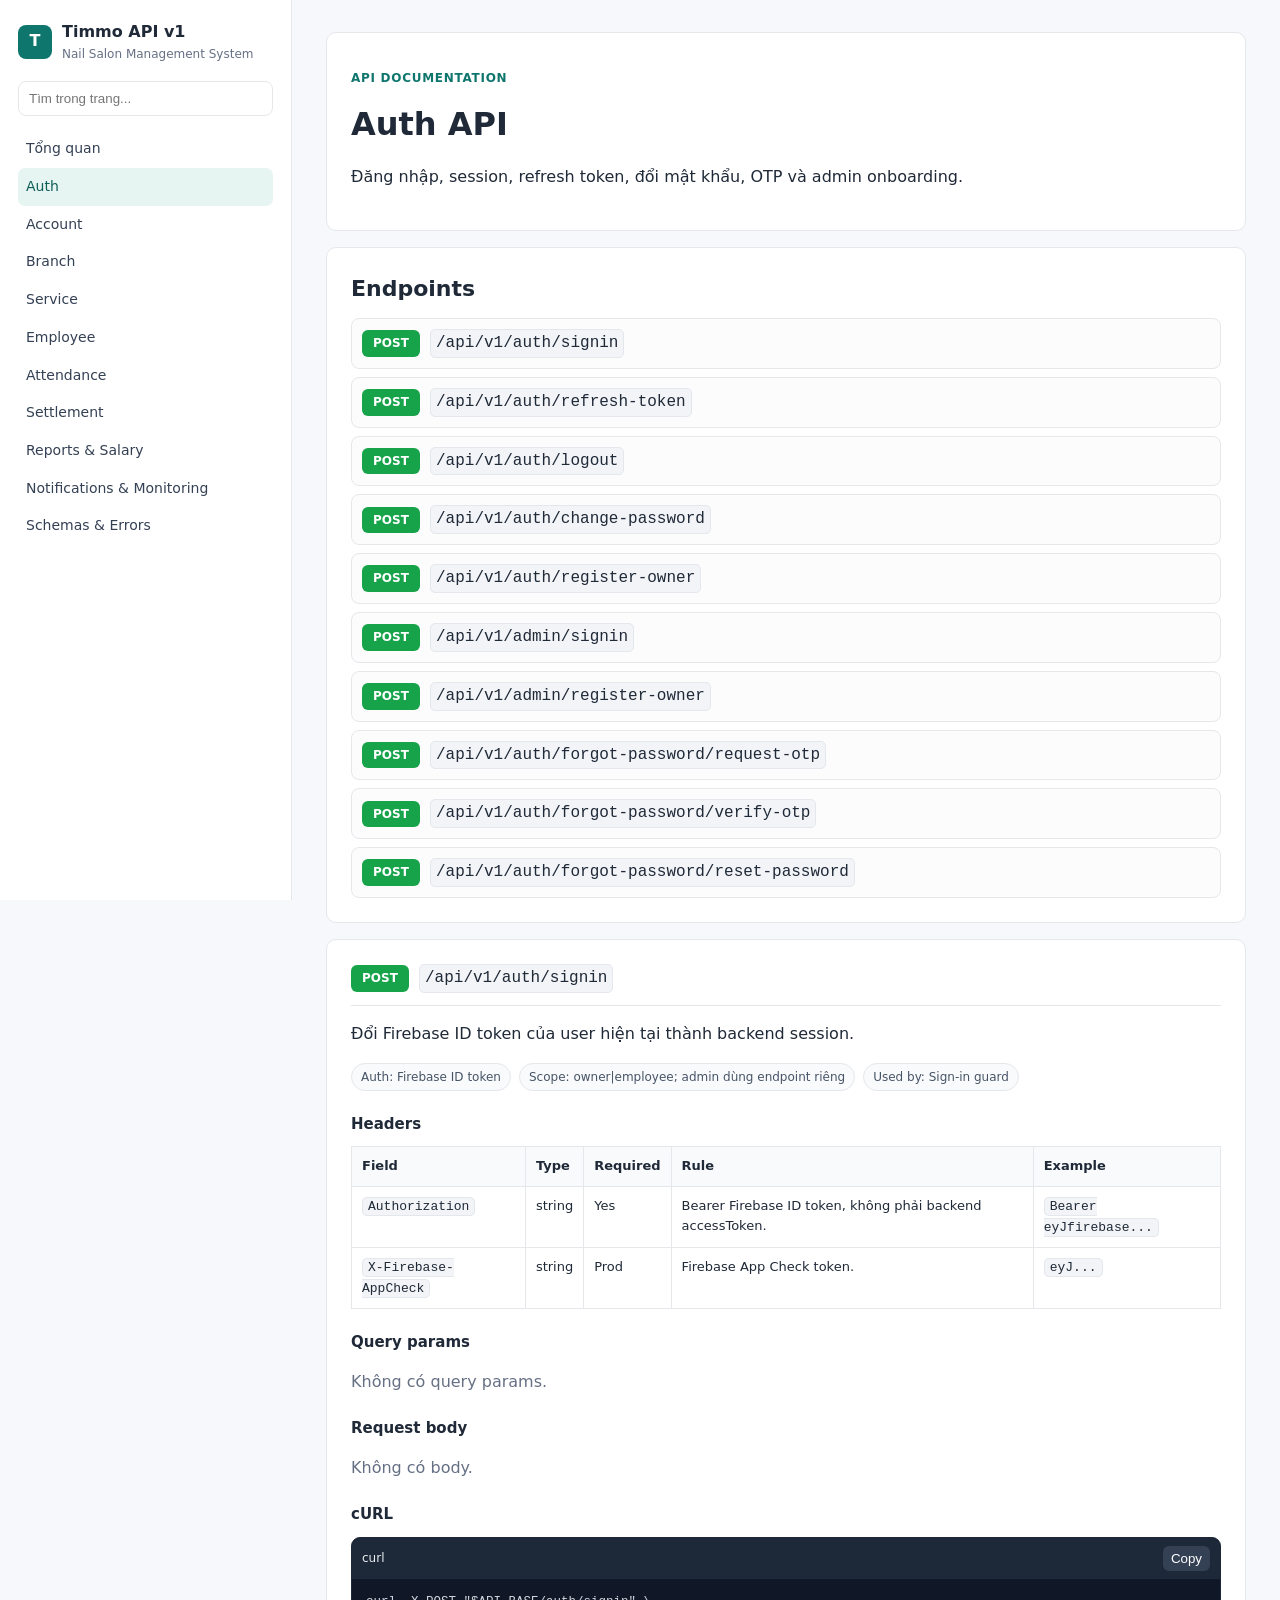
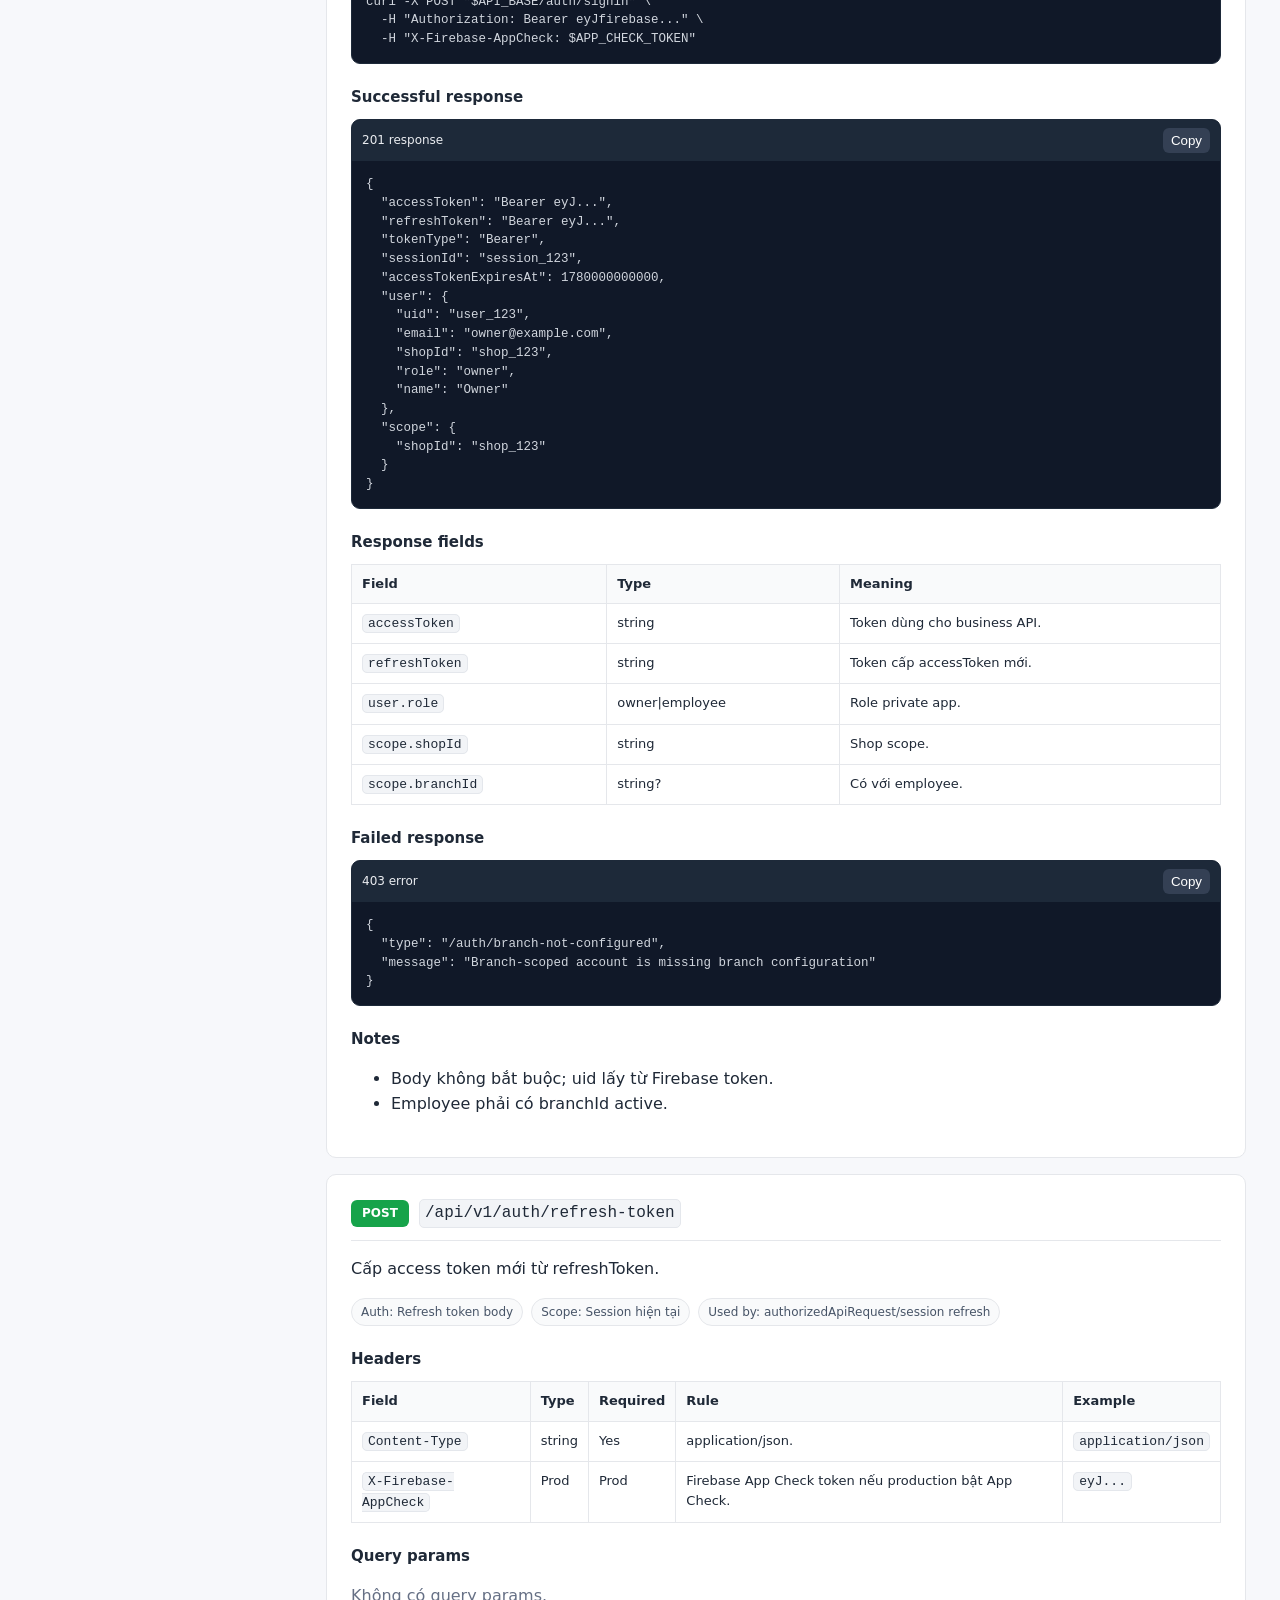
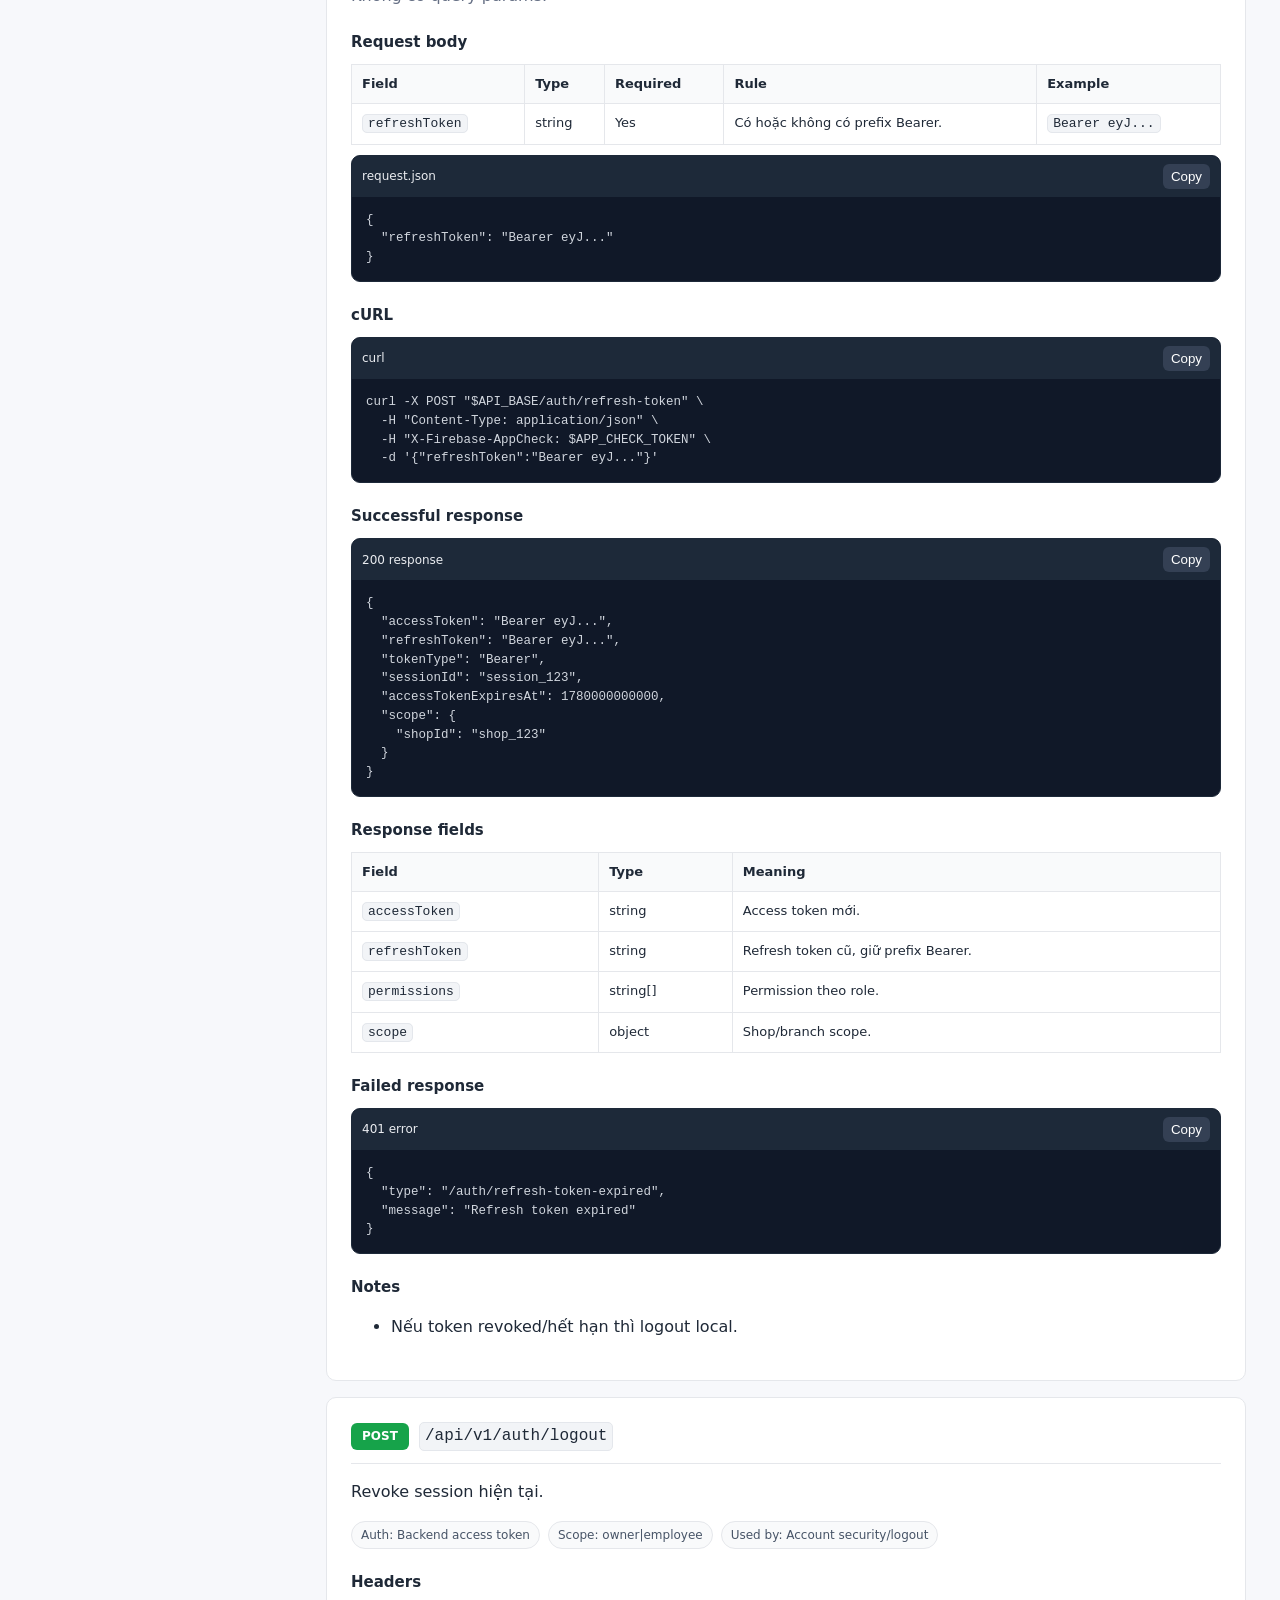
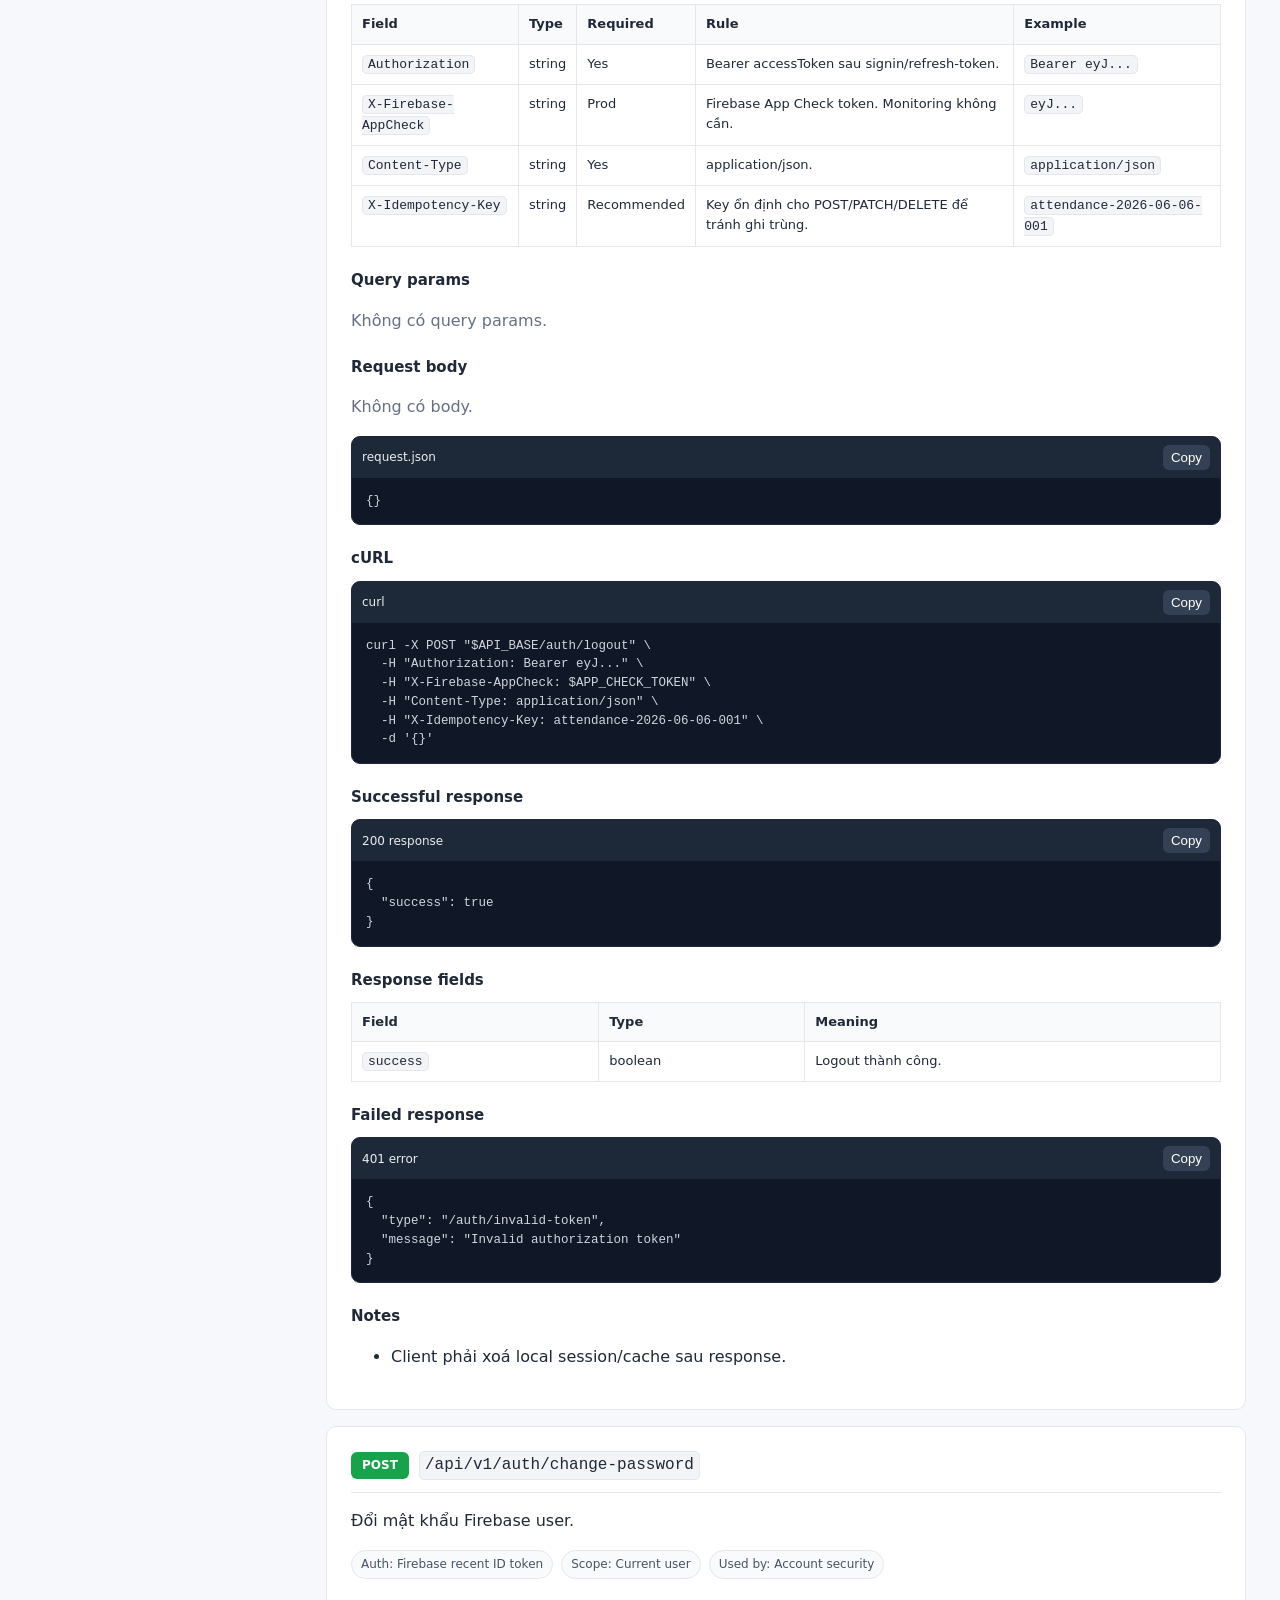
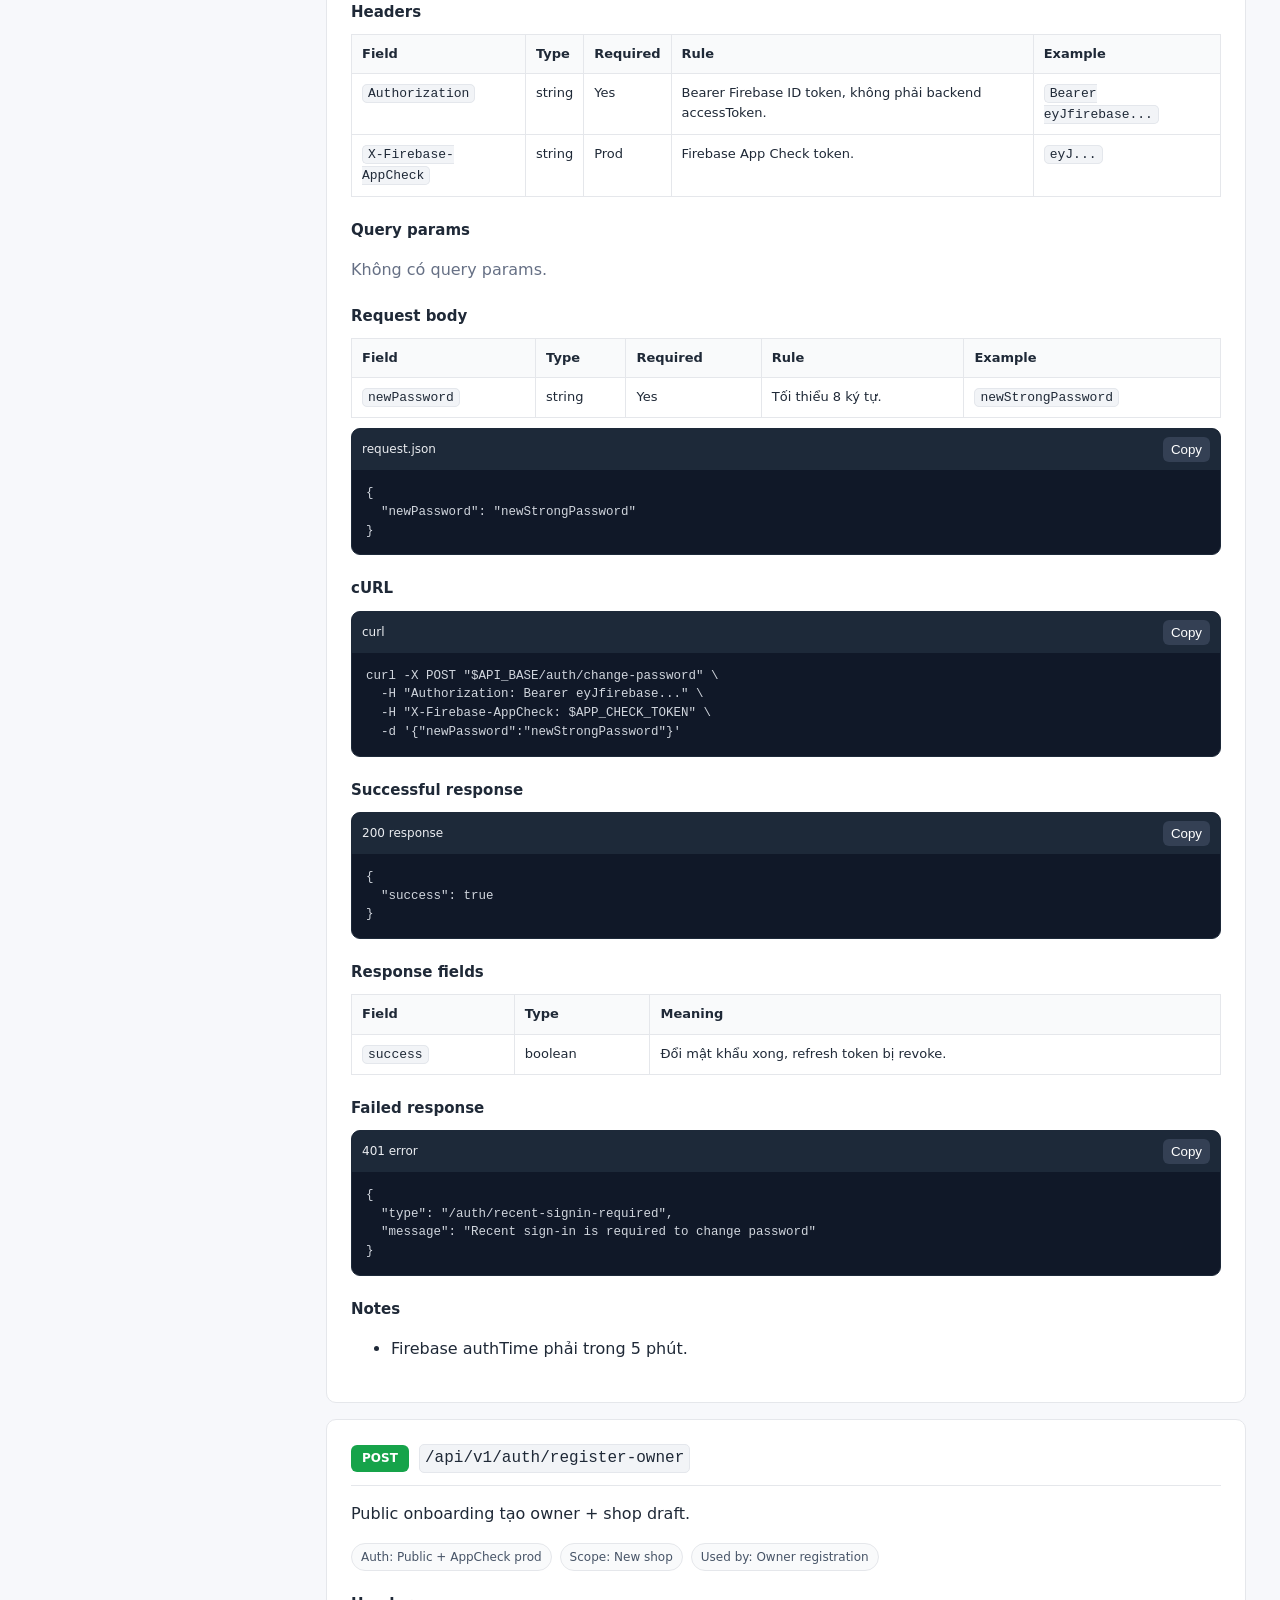
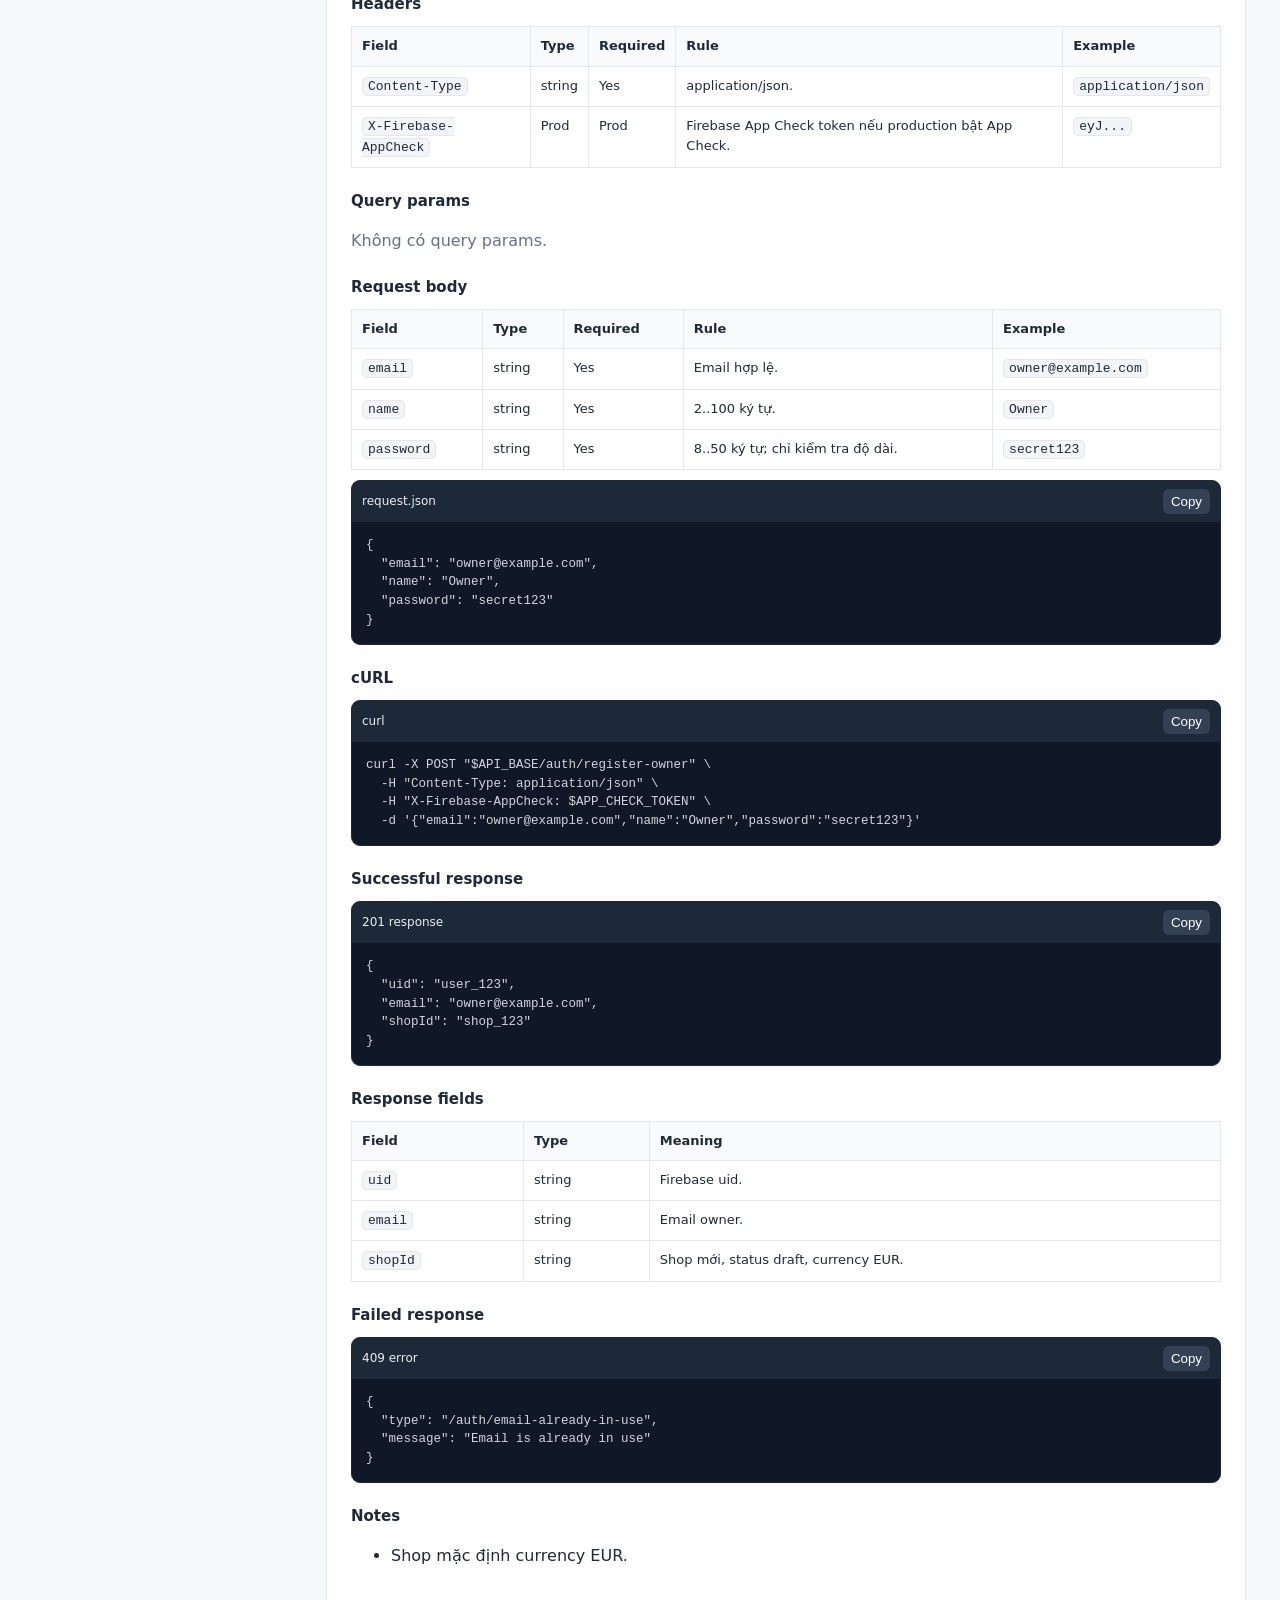
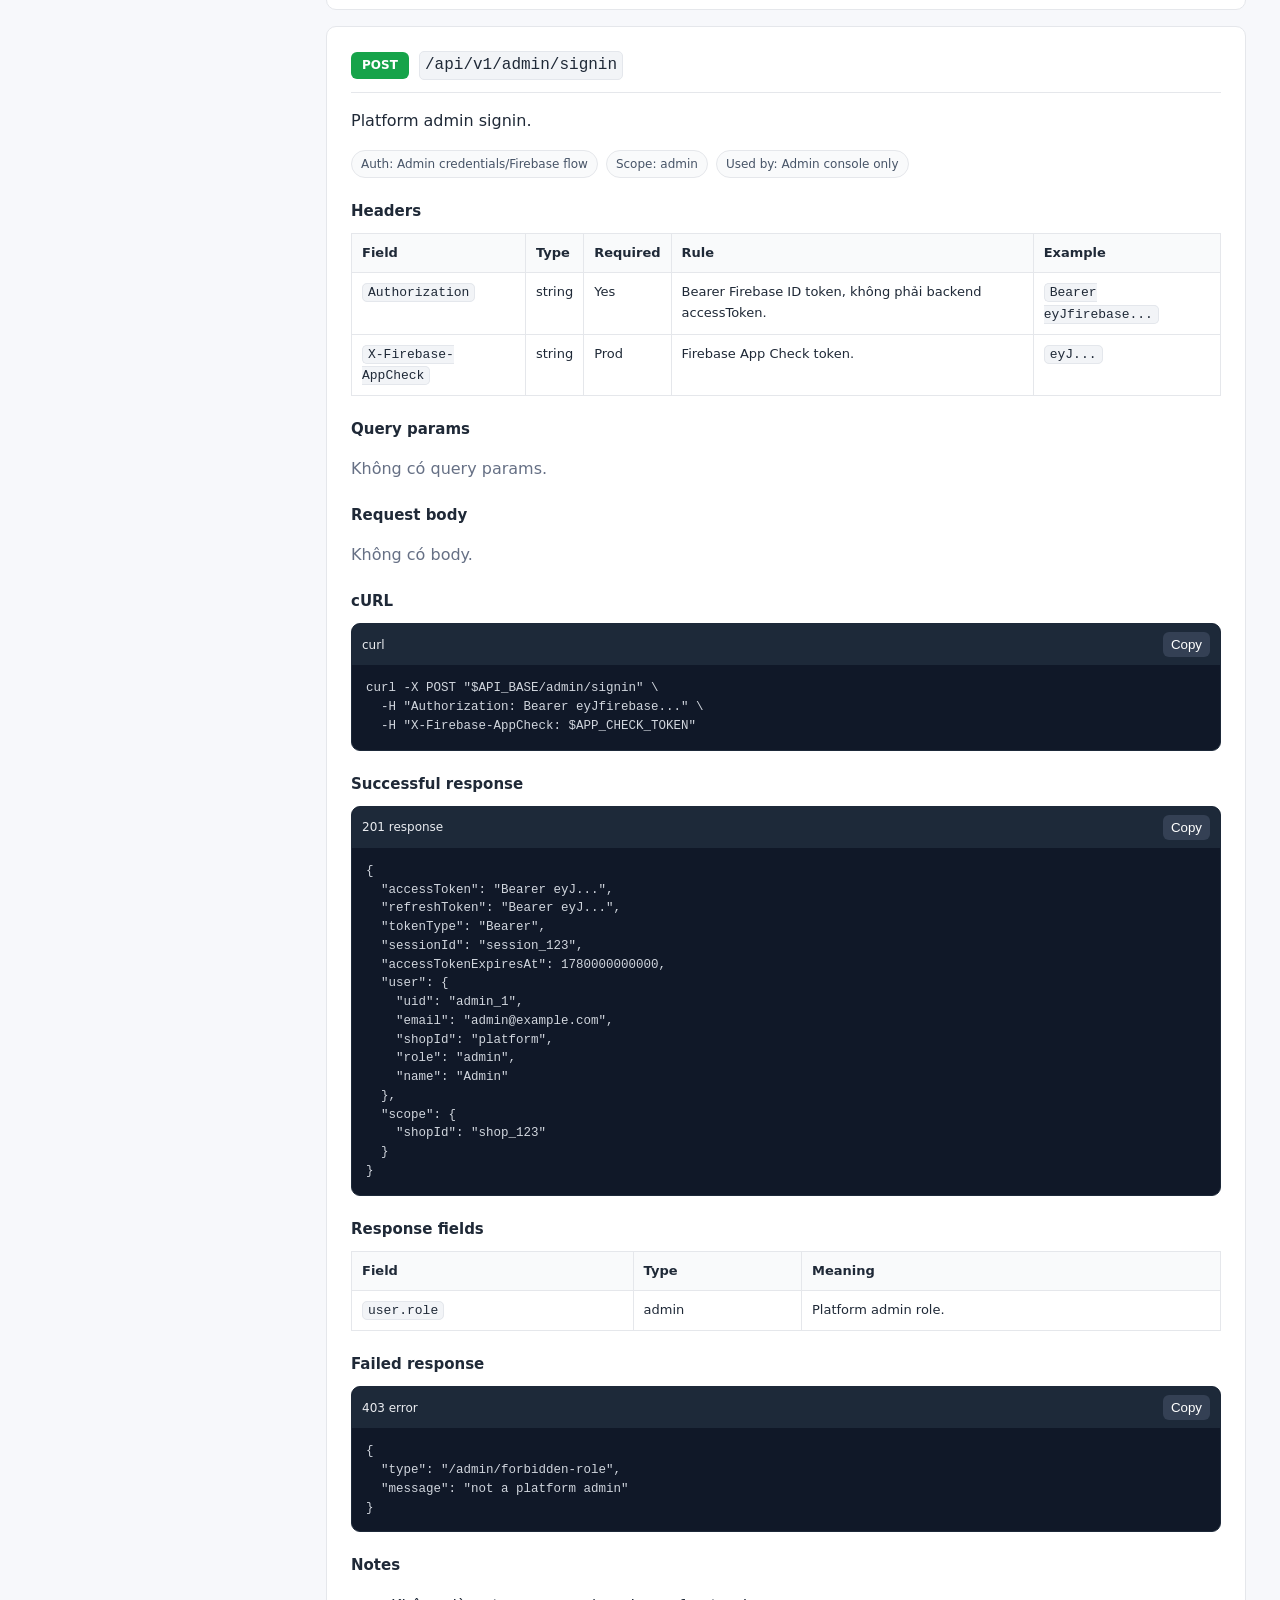
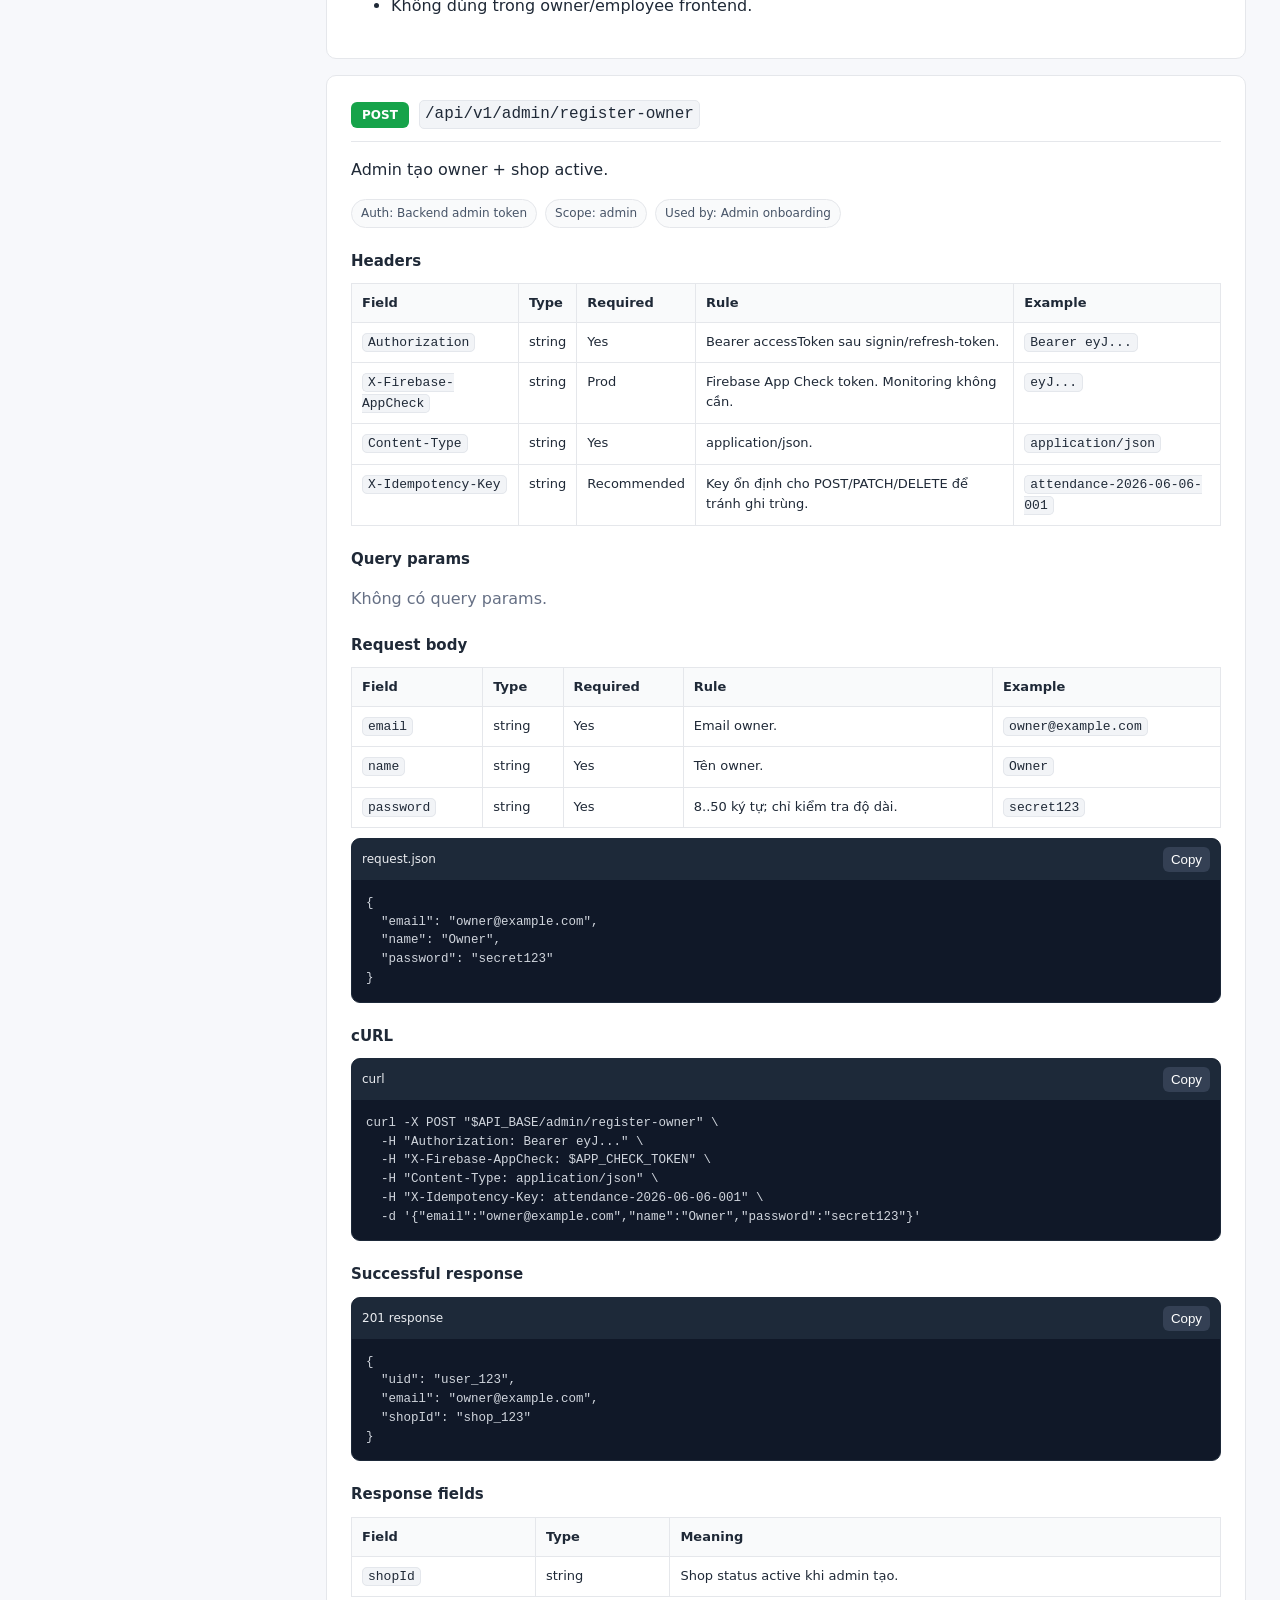
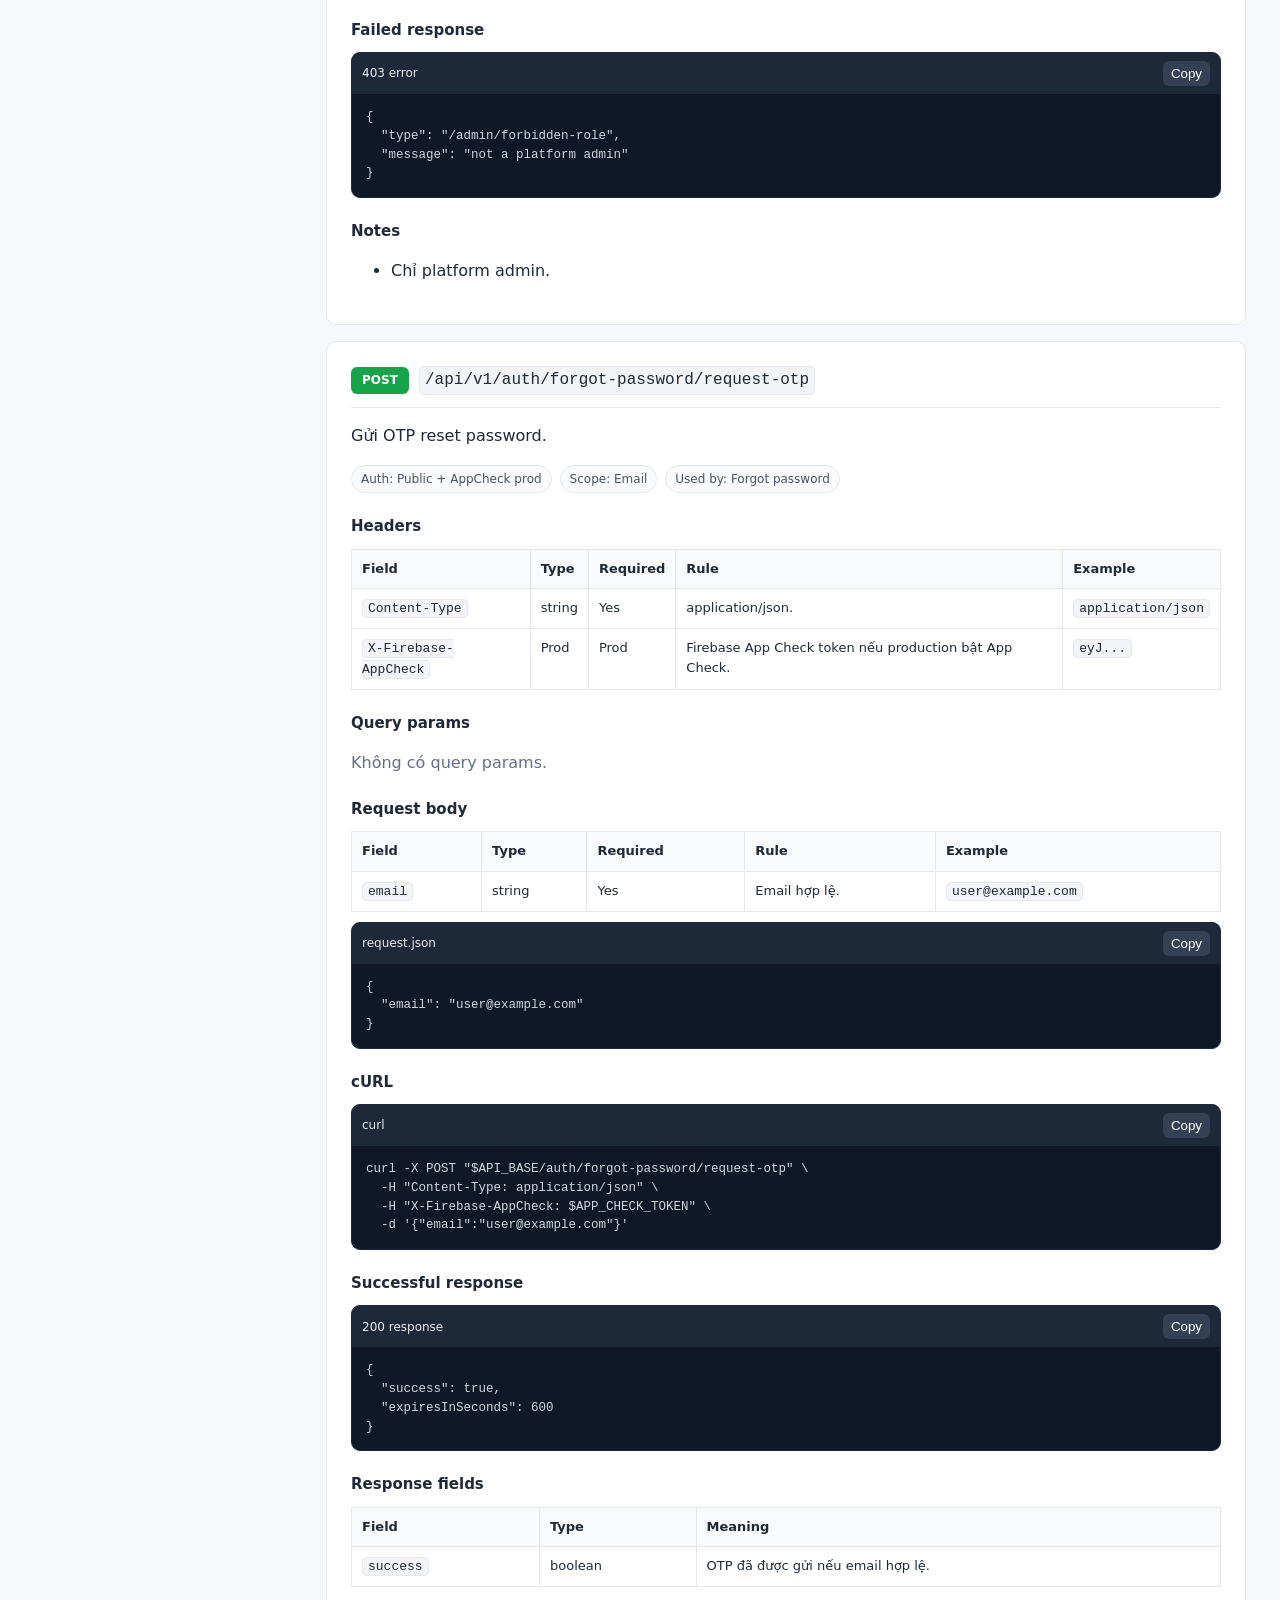
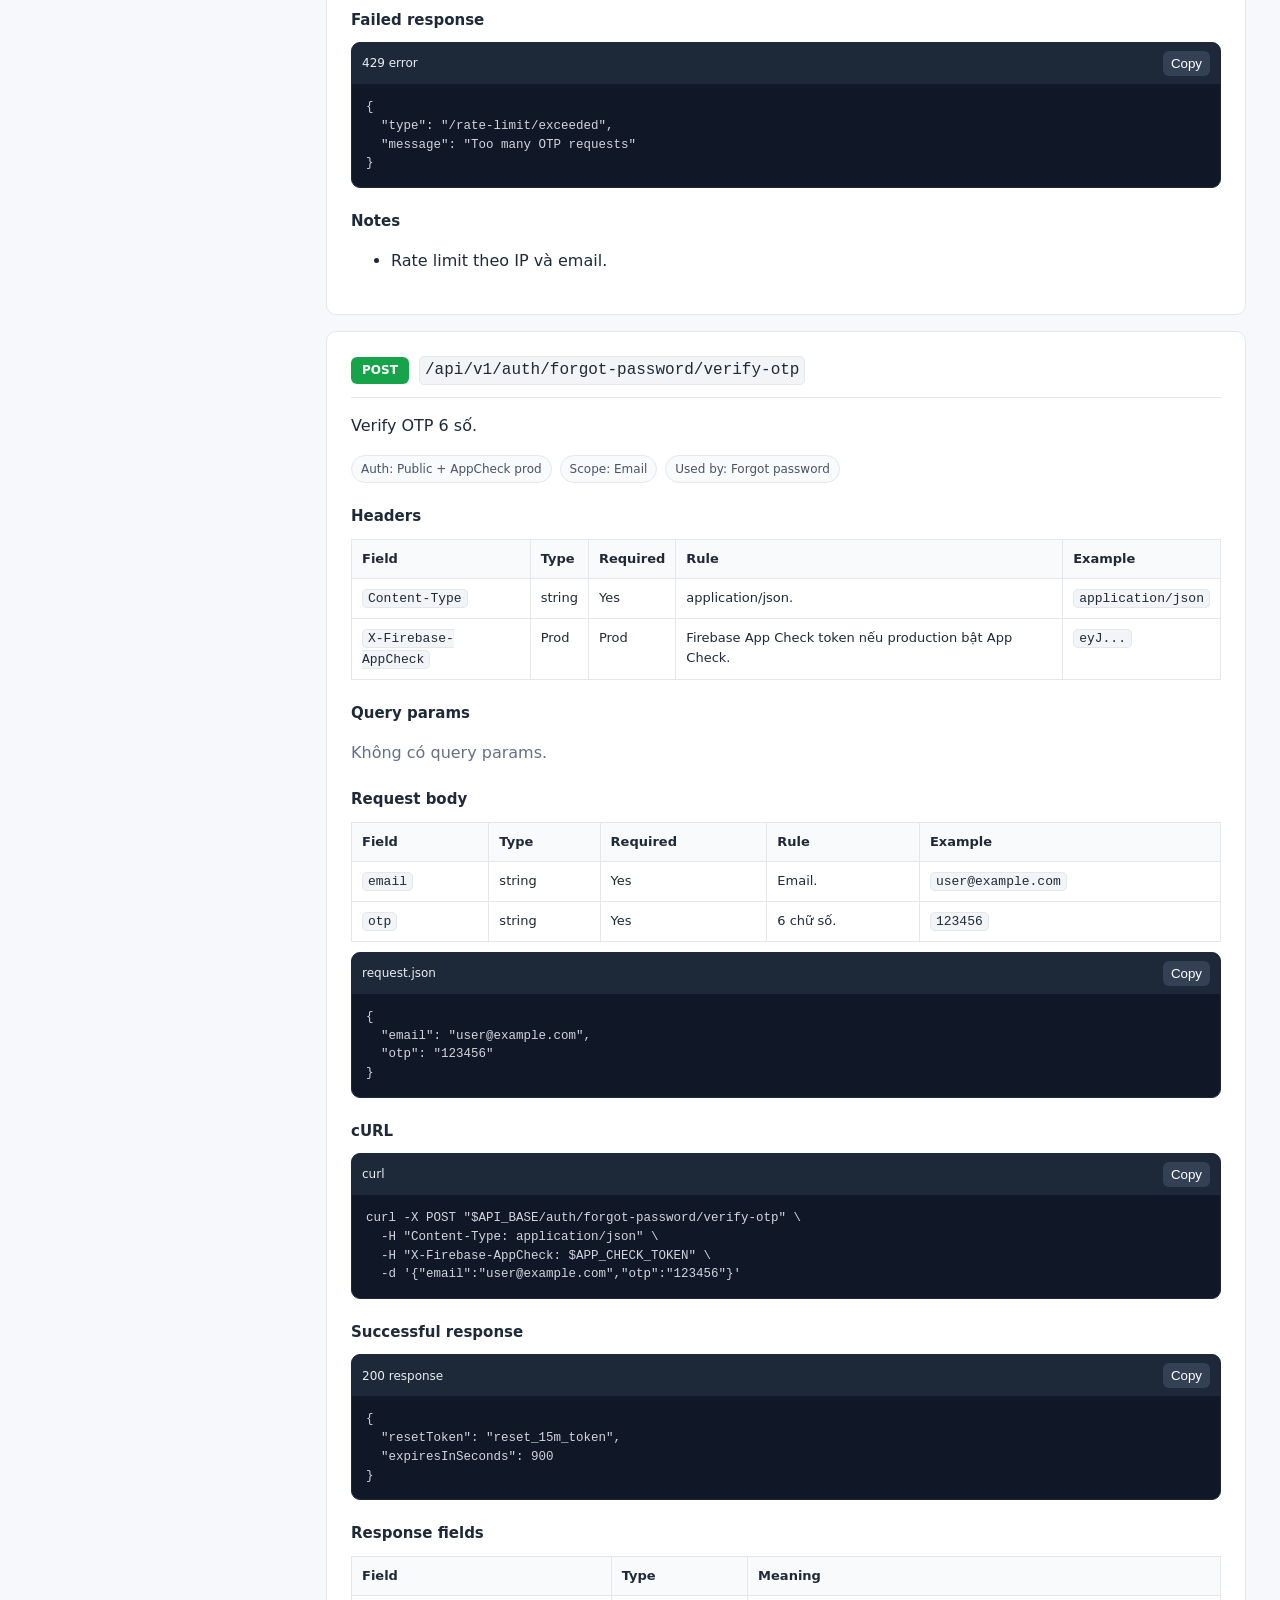
<file: pages/auth.html>
<!doctype html>
<html lang="vi">
  <head>
    <meta charset="utf-8" />
    <meta name="viewport" content="width=device-width, initial-scale=1" />
    <title>Auth API - Timmo API</title>
    <link rel="stylesheet" href="../assets/styles.css" />
  </head>
  <body>
    <div class="shell">
      <aside class="sidebar">
        <a class="brand" href="../index.html"
          ><span class="logo">T</span
          ><span
            ><strong>Timmo API v1</strong
            ><small>Nail Salon Management System</small></span
          ></a
        ><input class="search" data-search placeholder="Tìm trong trang..." />
        <nav>
          <a class="nav-link" href="../index.html">Tổng quan</a
          ><a class="nav-link active" href="../pages/auth.html">Auth</a
          ><a class="nav-link" href="../pages/account.html">Account</a
          ><a class="nav-link" href="../pages/shop-branch.html">Branch</a
          ><a class="nav-link" href="../pages/shop-service.html">Service</a
          ><a class="nav-link" href="../pages/employee.html">Employee</a
          ><a class="nav-link" href="../pages/attendance.html">Attendance</a
          ><a class="nav-link" href="../pages/settlement.html">Settlement</a
          ><a class="nav-link" href="../pages/reports-salary.html"
            >Reports &amp; Salary</a
          ><a class="nav-link" href="../pages/notifications-monitoring.html"
            >Notifications &amp; Monitoring</a
          ><a class="nav-link" href="../pages/schemas-errors.html"
            >Schemas &amp; Errors</a
          >
        </nav>
      </aside>
      <main class="content">
        <header class="page-head">
          <p class="eyebrow">API Documentation</p>
          <h1>Auth API</h1>
          <p>
            Đăng nhập, session, refresh token, đổi mật khẩu, OTP và admin
            onboarding.
          </p>
        </header>
        <section class="card">
          <h2>Endpoints</h2>
          <div class="endpoint-list">
            <a href="#post-auth-signin"
              ><span class="method post">POST</span
              ><code>/api/v1/auth/signin</code></a
            ><a href="#post-auth-refresh-token"
              ><span class="method post">POST</span
              ><code>/api/v1/auth/refresh-token</code></a
            ><a href="#post-auth-logout"
              ><span class="method post">POST</span
              ><code>/api/v1/auth/logout</code></a
            ><a href="#post-auth-change-password"
              ><span class="method post">POST</span
              ><code>/api/v1/auth/change-password</code></a
            ><a href="#post-auth-register-owner"
              ><span class="method post">POST</span
              ><code>/api/v1/auth/register-owner</code></a
            ><a href="#post-admin-signin"
              ><span class="method post">POST</span
              ><code>/api/v1/admin/signin</code></a
            ><a href="#post-admin-register-owner"
              ><span class="method post">POST</span
              ><code>/api/v1/admin/register-owner</code></a
            ><a href="#post-auth-forgot-password-request-otp"
              ><span class="method post">POST</span
              ><code>/api/v1/auth/forgot-password/request-otp</code></a
            ><a href="#post-auth-forgot-password-verify-otp"
              ><span class="method post">POST</span
              ><code>/api/v1/auth/forgot-password/verify-otp</code></a
            ><a href="#post-auth-forgot-password-reset-password"
              ><span class="method post">POST</span
              ><code>/api/v1/auth/forgot-password/reset-password</code></a
            >
          </div>
        </section>
        <article class="endpoint" id="post-auth-signin">
          <div class="endpoint-title">
            <span class="method post">POST</span
            ><code>/api/v1/auth/signin</code>
          </div>
          <p>Đổi Firebase ID token của user hiện tại thành backend session.</p>
          <div class="meta-row">
            <span>Auth: Firebase ID token</span
            ><span>Scope: owner|employee; admin dùng endpoint riêng</span
            ><span>Used by: Sign-in guard</span>
          </div>
          <h4>Headers</h4>
          <table>
            <thead>
              <tr>
                <th>Field</th>
                <th>Type</th>
                <th>Required</th>
                <th>Rule</th>
                <th>Example</th>
              </tr>
            </thead>
            <tbody>
              <tr>
                <td><code>Authorization</code></td>
                <td>string</td>
                <td>Yes</td>
                <td>
                  Bearer Firebase ID token, không phải backend accessToken.
                </td>
                <td><code>Bearer eyJfirebase...</code></td>
              </tr>
              <tr>
                <td><code>X-Firebase-AppCheck</code></td>
                <td>string</td>
                <td>Prod</td>
                <td>Firebase App Check token.</td>
                <td><code>eyJ...</code></td>
              </tr>
            </tbody>
          </table>
          <h4>Query params</h4>
          <p class="muted">Không có query params.</p>
          <h4>Request body</h4>
          <p class="muted">Không có body.</p>

          <h4>cURL</h4>
          <div class="codebox">
            <div class="codebar">
              <span>curl</span><button class="copy">Copy</button>
            </div>
            <pre><code>curl -X POST &quot;$API_BASE/auth/signin&quot; \
  -H &quot;Authorization: Bearer eyJfirebase...&quot; \
  -H &quot;X-Firebase-AppCheck: $APP_CHECK_TOKEN&quot;</code></pre>
          </div>
          <h4>Successful response</h4>
          <div class="codebox">
            <div class="codebar">
              <span>201 response</span><button class="copy">Copy</button>
            </div>
            <pre><code>{
  &quot;accessToken&quot;: &quot;Bearer eyJ...&quot;,
  &quot;refreshToken&quot;: &quot;Bearer eyJ...&quot;,
  &quot;tokenType&quot;: &quot;Bearer&quot;,
  &quot;sessionId&quot;: &quot;session_123&quot;,
  &quot;accessTokenExpiresAt&quot;: 1780000000000,
  &quot;user&quot;: {
    &quot;uid&quot;: &quot;user_123&quot;,
    &quot;email&quot;: &quot;owner@example.com&quot;,
    &quot;shopId&quot;: &quot;shop_123&quot;,
    &quot;role&quot;: &quot;owner&quot;,
    &quot;name&quot;: &quot;Owner&quot;
  },
  &quot;scope&quot;: {
    &quot;shopId&quot;: &quot;shop_123&quot;
  }
}</code></pre>
          </div>
          <h4>Response fields</h4>
          <table>
            <thead>
              <tr>
                <th>Field</th>
                <th>Type</th>
                <th>Meaning</th>
              </tr>
            </thead>
            <tbody>
              <tr>
                <td><code>accessToken</code></td>
                <td>string</td>
                <td>Token dùng cho business API.</td>
              </tr>
              <tr>
                <td><code>refreshToken</code></td>
                <td>string</td>
                <td>Token cấp accessToken mới.</td>
              </tr>
              <tr>
                <td><code>user.role</code></td>
                <td>owner|employee</td>
                <td>Role private app.</td>
              </tr>
              <tr>
                <td><code>scope.shopId</code></td>
                <td>string</td>
                <td>Shop scope.</td>
              </tr>
              <tr>
                <td><code>scope.branchId</code></td>
                <td>string?</td>
                <td>Có với employee.</td>
              </tr>
            </tbody>
          </table>
          <h4>Failed response</h4>
          <div class="codebox">
            <div class="codebar">
              <span>403 error</span><button class="copy">Copy</button>
            </div>
            <pre><code>{
  &quot;type&quot;: &quot;/auth/branch-not-configured&quot;,
  &quot;message&quot;: &quot;Branch-scoped account is missing branch configuration&quot;
}</code></pre>
          </div>
          <h4>Notes</h4>
          <ul>
            <li>Body không bắt buộc; uid lấy từ Firebase token.</li>
            <li>Employee phải có branchId active.</li>
          </ul>
        </article>
        <article class="endpoint" id="post-auth-refresh-token">
          <div class="endpoint-title">
            <span class="method post">POST</span
            ><code>/api/v1/auth/refresh-token</code>
          </div>
          <p>Cấp access token mới từ refreshToken.</p>
          <div class="meta-row">
            <span>Auth: Refresh token body</span
            ><span>Scope: Session hiện tại</span
            ><span>Used by: authorizedApiRequest/session refresh</span>
          </div>
          <h4>Headers</h4>
          <table>
            <thead>
              <tr>
                <th>Field</th>
                <th>Type</th>
                <th>Required</th>
                <th>Rule</th>
                <th>Example</th>
              </tr>
            </thead>
            <tbody>
              <tr>
                <td><code>Content-Type</code></td>
                <td>string</td>
                <td>Yes</td>
                <td>application/json.</td>
                <td><code>application/json</code></td>
              </tr>
              <tr>
                <td><code>X-Firebase-AppCheck</code></td>
                <td>Prod</td>
                <td>Prod</td>
                <td>Firebase App Check token nếu production bật App Check.</td>
                <td><code>eyJ...</code></td>
              </tr>
            </tbody>
          </table>
          <h4>Query params</h4>
          <p class="muted">Không có query params.</p>
          <h4>Request body</h4>
          <table>
            <thead>
              <tr>
                <th>Field</th>
                <th>Type</th>
                <th>Required</th>
                <th>Rule</th>
                <th>Example</th>
              </tr>
            </thead>
            <tbody>
              <tr>
                <td><code>refreshToken</code></td>
                <td>string</td>
                <td>Yes</td>
                <td>Có hoặc không có prefix Bearer.</td>
                <td><code>Bearer eyJ...</code></td>
              </tr>
            </tbody>
          </table>
          <div class="codebox">
            <div class="codebar">
              <span>request.json</span><button class="copy">Copy</button>
            </div>
            <pre><code>{
  &quot;refreshToken&quot;: &quot;Bearer eyJ...&quot;
}</code></pre>
          </div>
          <h4>cURL</h4>
          <div class="codebox">
            <div class="codebar">
              <span>curl</span><button class="copy">Copy</button>
            </div>
            <pre><code>curl -X POST &quot;$API_BASE/auth/refresh-token&quot; \
  -H &quot;Content-Type: application/json&quot; \
  -H &quot;X-Firebase-AppCheck: $APP_CHECK_TOKEN&quot; \
  -d &#39;{&quot;refreshToken&quot;:&quot;Bearer eyJ...&quot;}&#39;</code></pre>
          </div>
          <h4>Successful response</h4>
          <div class="codebox">
            <div class="codebar">
              <span>200 response</span><button class="copy">Copy</button>
            </div>
            <pre><code>{
  &quot;accessToken&quot;: &quot;Bearer eyJ...&quot;,
  &quot;refreshToken&quot;: &quot;Bearer eyJ...&quot;,
  &quot;tokenType&quot;: &quot;Bearer&quot;,
  &quot;sessionId&quot;: &quot;session_123&quot;,
  &quot;accessTokenExpiresAt&quot;: 1780000000000,
  &quot;scope&quot;: {
    &quot;shopId&quot;: &quot;shop_123&quot;
  }
}</code></pre>
          </div>
          <h4>Response fields</h4>
          <table>
            <thead>
              <tr>
                <th>Field</th>
                <th>Type</th>
                <th>Meaning</th>
              </tr>
            </thead>
            <tbody>
              <tr>
                <td><code>accessToken</code></td>
                <td>string</td>
                <td>Access token mới.</td>
              </tr>
              <tr>
                <td><code>refreshToken</code></td>
                <td>string</td>
                <td>Refresh token cũ, giữ prefix Bearer.</td>
              </tr>
              <tr>
                <td><code>permissions</code></td>
                <td>string[]</td>
                <td>Permission theo role.</td>
              </tr>
              <tr>
                <td><code>scope</code></td>
                <td>object</td>
                <td>Shop/branch scope.</td>
              </tr>
            </tbody>
          </table>
          <h4>Failed response</h4>
          <div class="codebox">
            <div class="codebar">
              <span>401 error</span><button class="copy">Copy</button>
            </div>
            <pre><code>{
  &quot;type&quot;: &quot;/auth/refresh-token-expired&quot;,
  &quot;message&quot;: &quot;Refresh token expired&quot;
}</code></pre>
          </div>
          <h4>Notes</h4>
          <ul>
            <li>Nếu token revoked/hết hạn thì logout local.</li>
          </ul>
        </article>
        <article class="endpoint" id="post-auth-logout">
          <div class="endpoint-title">
            <span class="method post">POST</span
            ><code>/api/v1/auth/logout</code>
          </div>
          <p>Revoke session hiện tại.</p>
          <div class="meta-row">
            <span>Auth: Backend access token</span
            ><span>Scope: owner|employee</span
            ><span>Used by: Account security/logout</span>
          </div>
          <h4>Headers</h4>
          <table>
            <thead>
              <tr>
                <th>Field</th>
                <th>Type</th>
                <th>Required</th>
                <th>Rule</th>
                <th>Example</th>
              </tr>
            </thead>
            <tbody>
              <tr>
                <td><code>Authorization</code></td>
                <td>string</td>
                <td>Yes</td>
                <td>Bearer accessToken sau signin/refresh-token.</td>
                <td><code>Bearer eyJ...</code></td>
              </tr>
              <tr>
                <td><code>X-Firebase-AppCheck</code></td>
                <td>string</td>
                <td>Prod</td>
                <td>Firebase App Check token. Monitoring không cần.</td>
                <td><code>eyJ...</code></td>
              </tr>
              <tr>
                <td><code>Content-Type</code></td>
                <td>string</td>
                <td>Yes</td>
                <td>application/json.</td>
                <td><code>application/json</code></td>
              </tr>
              <tr>
                <td><code>X-Idempotency-Key</code></td>
                <td>string</td>
                <td>Recommended</td>
                <td>Key ổn định cho POST/PATCH/DELETE để tránh ghi trùng.</td>
                <td><code>attendance-2026-06-06-001</code></td>
              </tr>
            </tbody>
          </table>
          <h4>Query params</h4>
          <p class="muted">Không có query params.</p>
          <h4>Request body</h4>
          <p class="muted">Không có body.</p>
          <div class="codebox">
            <div class="codebar">
              <span>request.json</span><button class="copy">Copy</button>
            </div>
            <pre><code>{}</code></pre>
          </div>
          <h4>cURL</h4>
          <div class="codebox">
            <div class="codebar">
              <span>curl</span><button class="copy">Copy</button>
            </div>
            <pre><code>curl -X POST &quot;$API_BASE/auth/logout&quot; \
  -H &quot;Authorization: Bearer eyJ...&quot; \
  -H &quot;X-Firebase-AppCheck: $APP_CHECK_TOKEN&quot; \
  -H &quot;Content-Type: application/json&quot; \
  -H &quot;X-Idempotency-Key: attendance-2026-06-06-001&quot; \
  -d &#39;{}&#39;</code></pre>
          </div>
          <h4>Successful response</h4>
          <div class="codebox">
            <div class="codebar">
              <span>200 response</span><button class="copy">Copy</button>
            </div>
            <pre><code>{
  &quot;success&quot;: true
}</code></pre>
          </div>
          <h4>Response fields</h4>
          <table>
            <thead>
              <tr>
                <th>Field</th>
                <th>Type</th>
                <th>Meaning</th>
              </tr>
            </thead>
            <tbody>
              <tr>
                <td><code>success</code></td>
                <td>boolean</td>
                <td>Logout thành công.</td>
              </tr>
            </tbody>
          </table>
          <h4>Failed response</h4>
          <div class="codebox">
            <div class="codebar">
              <span>401 error</span><button class="copy">Copy</button>
            </div>
            <pre><code>{
  &quot;type&quot;: &quot;/auth/invalid-token&quot;,
  &quot;message&quot;: &quot;Invalid authorization token&quot;
}</code></pre>
          </div>
          <h4>Notes</h4>
          <ul>
            <li>Client phải xoá local session/cache sau response.</li>
          </ul>
        </article>
        <article class="endpoint" id="post-auth-change-password">
          <div class="endpoint-title">
            <span class="method post">POST</span
            ><code>/api/v1/auth/change-password</code>
          </div>
          <p>Đổi mật khẩu Firebase user.</p>
          <div class="meta-row">
            <span>Auth: Firebase recent ID token</span
            ><span>Scope: Current user</span
            ><span>Used by: Account security</span>
          </div>
          <h4>Headers</h4>
          <table>
            <thead>
              <tr>
                <th>Field</th>
                <th>Type</th>
                <th>Required</th>
                <th>Rule</th>
                <th>Example</th>
              </tr>
            </thead>
            <tbody>
              <tr>
                <td><code>Authorization</code></td>
                <td>string</td>
                <td>Yes</td>
                <td>
                  Bearer Firebase ID token, không phải backend accessToken.
                </td>
                <td><code>Bearer eyJfirebase...</code></td>
              </tr>
              <tr>
                <td><code>X-Firebase-AppCheck</code></td>
                <td>string</td>
                <td>Prod</td>
                <td>Firebase App Check token.</td>
                <td><code>eyJ...</code></td>
              </tr>
            </tbody>
          </table>
          <h4>Query params</h4>
          <p class="muted">Không có query params.</p>
          <h4>Request body</h4>
          <table>
            <thead>
              <tr>
                <th>Field</th>
                <th>Type</th>
                <th>Required</th>
                <th>Rule</th>
                <th>Example</th>
              </tr>
            </thead>
            <tbody>
              <tr>
                <td><code>newPassword</code></td>
                <td>string</td>
                <td>Yes</td>
                <td>Tối thiểu 8 ký tự.</td>
                <td><code>newStrongPassword</code></td>
              </tr>
            </tbody>
          </table>
          <div class="codebox">
            <div class="codebar">
              <span>request.json</span><button class="copy">Copy</button>
            </div>
            <pre><code>{
  &quot;newPassword&quot;: &quot;newStrongPassword&quot;
}</code></pre>
          </div>
          <h4>cURL</h4>
          <div class="codebox">
            <div class="codebar">
              <span>curl</span><button class="copy">Copy</button>
            </div>
            <pre><code>curl -X POST &quot;$API_BASE/auth/change-password&quot; \
  -H &quot;Authorization: Bearer eyJfirebase...&quot; \
  -H &quot;X-Firebase-AppCheck: $APP_CHECK_TOKEN&quot; \
  -d &#39;{&quot;newPassword&quot;:&quot;newStrongPassword&quot;}&#39;</code></pre>
          </div>
          <h4>Successful response</h4>
          <div class="codebox">
            <div class="codebar">
              <span>200 response</span><button class="copy">Copy</button>
            </div>
            <pre><code>{
  &quot;success&quot;: true
}</code></pre>
          </div>
          <h4>Response fields</h4>
          <table>
            <thead>
              <tr>
                <th>Field</th>
                <th>Type</th>
                <th>Meaning</th>
              </tr>
            </thead>
            <tbody>
              <tr>
                <td><code>success</code></td>
                <td>boolean</td>
                <td>Đổi mật khẩu xong, refresh token bị revoke.</td>
              </tr>
            </tbody>
          </table>
          <h4>Failed response</h4>
          <div class="codebox">
            <div class="codebar">
              <span>401 error</span><button class="copy">Copy</button>
            </div>
            <pre><code>{
  &quot;type&quot;: &quot;/auth/recent-signin-required&quot;,
  &quot;message&quot;: &quot;Recent sign-in is required to change password&quot;
}</code></pre>
          </div>
          <h4>Notes</h4>
          <ul>
            <li>Firebase authTime phải trong 5 phút.</li>
          </ul>
        </article>
        <article class="endpoint" id="post-auth-register-owner">
          <div class="endpoint-title">
            <span class="method post">POST</span
            ><code>/api/v1/auth/register-owner</code>
          </div>
          <p>Public onboarding tạo owner + shop draft.</p>
          <div class="meta-row">
            <span>Auth: Public + AppCheck prod</span><span>Scope: New shop</span
            ><span>Used by: Owner registration</span>
          </div>
          <h4>Headers</h4>
          <table>
            <thead>
              <tr>
                <th>Field</th>
                <th>Type</th>
                <th>Required</th>
                <th>Rule</th>
                <th>Example</th>
              </tr>
            </thead>
            <tbody>
              <tr>
                <td><code>Content-Type</code></td>
                <td>string</td>
                <td>Yes</td>
                <td>application/json.</td>
                <td><code>application/json</code></td>
              </tr>
              <tr>
                <td><code>X-Firebase-AppCheck</code></td>
                <td>Prod</td>
                <td>Prod</td>
                <td>Firebase App Check token nếu production bật App Check.</td>
                <td><code>eyJ...</code></td>
              </tr>
            </tbody>
          </table>
          <h4>Query params</h4>
          <p class="muted">Không có query params.</p>
          <h4>Request body</h4>
          <table>
            <thead>
              <tr>
                <th>Field</th>
                <th>Type</th>
                <th>Required</th>
                <th>Rule</th>
                <th>Example</th>
              </tr>
            </thead>
            <tbody>
              <tr>
                <td><code>email</code></td>
                <td>string</td>
                <td>Yes</td>
                <td>Email hợp lệ.</td>
                <td><code>owner@example.com</code></td>
              </tr>
              <tr>
                <td><code>name</code></td>
                <td>string</td>
                <td>Yes</td>
                <td>2..100 ký tự.</td>
                <td><code>Owner</code></td>
              </tr>
              <tr>
                <td><code>password</code></td>
                <td>string</td>
                <td>Yes</td>
                <td>8..50 ký tự; chỉ kiểm tra độ dài.</td>
                <td><code>secret123</code></td>
              </tr>
            </tbody>
          </table>
          <div class="codebox">
            <div class="codebar">
              <span>request.json</span><button class="copy">Copy</button>
            </div>
            <pre><code>{
  &quot;email&quot;: &quot;owner@example.com&quot;,
  &quot;name&quot;: &quot;Owner&quot;,
  &quot;password&quot;: &quot;secret123&quot;
}</code></pre>
          </div>
          <h4>cURL</h4>
          <div class="codebox">
            <div class="codebar">
              <span>curl</span><button class="copy">Copy</button>
            </div>
            <pre><code>curl -X POST &quot;$API_BASE/auth/register-owner&quot; \
  -H &quot;Content-Type: application/json&quot; \
  -H &quot;X-Firebase-AppCheck: $APP_CHECK_TOKEN&quot; \
  -d &#39;{&quot;email&quot;:&quot;owner@example.com&quot;,&quot;name&quot;:&quot;Owner&quot;,&quot;password&quot;:&quot;secret123&quot;}&#39;</code></pre>
          </div>
          <h4>Successful response</h4>
          <div class="codebox">
            <div class="codebar">
              <span>201 response</span><button class="copy">Copy</button>
            </div>
            <pre><code>{
  &quot;uid&quot;: &quot;user_123&quot;,
  &quot;email&quot;: &quot;owner@example.com&quot;,
  &quot;shopId&quot;: &quot;shop_123&quot;
}</code></pre>
          </div>
          <h4>Response fields</h4>
          <table>
            <thead>
              <tr>
                <th>Field</th>
                <th>Type</th>
                <th>Meaning</th>
              </tr>
            </thead>
            <tbody>
              <tr>
                <td><code>uid</code></td>
                <td>string</td>
                <td>Firebase uid.</td>
              </tr>
              <tr>
                <td><code>email</code></td>
                <td>string</td>
                <td>Email owner.</td>
              </tr>
              <tr>
                <td><code>shopId</code></td>
                <td>string</td>
                <td>Shop mới, status draft, currency EUR.</td>
              </tr>
            </tbody>
          </table>
          <h4>Failed response</h4>
          <div class="codebox">
            <div class="codebar">
              <span>409 error</span><button class="copy">Copy</button>
            </div>
            <pre><code>{
  &quot;type&quot;: &quot;/auth/email-already-in-use&quot;,
  &quot;message&quot;: &quot;Email is already in use&quot;
}</code></pre>
          </div>
          <h4>Notes</h4>
          <ul>
            <li>Shop mặc định currency EUR.</li>
          </ul>
        </article>
        <article class="endpoint" id="post-admin-signin">
          <div class="endpoint-title">
            <span class="method post">POST</span
            ><code>/api/v1/admin/signin</code>
          </div>
          <p>Platform admin signin.</p>
          <div class="meta-row">
            <span>Auth: Admin credentials/Firebase flow</span
            ><span>Scope: admin</span><span>Used by: Admin console only</span>
          </div>
          <h4>Headers</h4>
          <table>
            <thead>
              <tr>
                <th>Field</th>
                <th>Type</th>
                <th>Required</th>
                <th>Rule</th>
                <th>Example</th>
              </tr>
            </thead>
            <tbody>
              <tr>
                <td><code>Authorization</code></td>
                <td>string</td>
                <td>Yes</td>
                <td>
                  Bearer Firebase ID token, không phải backend accessToken.
                </td>
                <td><code>Bearer eyJfirebase...</code></td>
              </tr>
              <tr>
                <td><code>X-Firebase-AppCheck</code></td>
                <td>string</td>
                <td>Prod</td>
                <td>Firebase App Check token.</td>
                <td><code>eyJ...</code></td>
              </tr>
            </tbody>
          </table>
          <h4>Query params</h4>
          <p class="muted">Không có query params.</p>
          <h4>Request body</h4>
          <p class="muted">Không có body.</p>

          <h4>cURL</h4>
          <div class="codebox">
            <div class="codebar">
              <span>curl</span><button class="copy">Copy</button>
            </div>
            <pre><code>curl -X POST &quot;$API_BASE/admin/signin&quot; \
  -H &quot;Authorization: Bearer eyJfirebase...&quot; \
  -H &quot;X-Firebase-AppCheck: $APP_CHECK_TOKEN&quot;</code></pre>
          </div>
          <h4>Successful response</h4>
          <div class="codebox">
            <div class="codebar">
              <span>201 response</span><button class="copy">Copy</button>
            </div>
            <pre><code>{
  &quot;accessToken&quot;: &quot;Bearer eyJ...&quot;,
  &quot;refreshToken&quot;: &quot;Bearer eyJ...&quot;,
  &quot;tokenType&quot;: &quot;Bearer&quot;,
  &quot;sessionId&quot;: &quot;session_123&quot;,
  &quot;accessTokenExpiresAt&quot;: 1780000000000,
  &quot;user&quot;: {
    &quot;uid&quot;: &quot;admin_1&quot;,
    &quot;email&quot;: &quot;admin@example.com&quot;,
    &quot;shopId&quot;: &quot;platform&quot;,
    &quot;role&quot;: &quot;admin&quot;,
    &quot;name&quot;: &quot;Admin&quot;
  },
  &quot;scope&quot;: {
    &quot;shopId&quot;: &quot;shop_123&quot;
  }
}</code></pre>
          </div>
          <h4>Response fields</h4>
          <table>
            <thead>
              <tr>
                <th>Field</th>
                <th>Type</th>
                <th>Meaning</th>
              </tr>
            </thead>
            <tbody>
              <tr>
                <td><code>user.role</code></td>
                <td>admin</td>
                <td>Platform admin role.</td>
              </tr>
            </tbody>
          </table>
          <h4>Failed response</h4>
          <div class="codebox">
            <div class="codebar">
              <span>403 error</span><button class="copy">Copy</button>
            </div>
            <pre><code>{
  &quot;type&quot;: &quot;/admin/forbidden-role&quot;,
  &quot;message&quot;: &quot;not a platform admin&quot;
}</code></pre>
          </div>
          <h4>Notes</h4>
          <ul>
            <li>Không dùng trong owner/employee frontend.</li>
          </ul>
        </article>
        <article class="endpoint" id="post-admin-register-owner">
          <div class="endpoint-title">
            <span class="method post">POST</span
            ><code>/api/v1/admin/register-owner</code>
          </div>
          <p>Admin tạo owner + shop active.</p>
          <div class="meta-row">
            <span>Auth: Backend admin token</span><span>Scope: admin</span
            ><span>Used by: Admin onboarding</span>
          </div>
          <h4>Headers</h4>
          <table>
            <thead>
              <tr>
                <th>Field</th>
                <th>Type</th>
                <th>Required</th>
                <th>Rule</th>
                <th>Example</th>
              </tr>
            </thead>
            <tbody>
              <tr>
                <td><code>Authorization</code></td>
                <td>string</td>
                <td>Yes</td>
                <td>Bearer accessToken sau signin/refresh-token.</td>
                <td><code>Bearer eyJ...</code></td>
              </tr>
              <tr>
                <td><code>X-Firebase-AppCheck</code></td>
                <td>string</td>
                <td>Prod</td>
                <td>Firebase App Check token. Monitoring không cần.</td>
                <td><code>eyJ...</code></td>
              </tr>
              <tr>
                <td><code>Content-Type</code></td>
                <td>string</td>
                <td>Yes</td>
                <td>application/json.</td>
                <td><code>application/json</code></td>
              </tr>
              <tr>
                <td><code>X-Idempotency-Key</code></td>
                <td>string</td>
                <td>Recommended</td>
                <td>Key ổn định cho POST/PATCH/DELETE để tránh ghi trùng.</td>
                <td><code>attendance-2026-06-06-001</code></td>
              </tr>
            </tbody>
          </table>
          <h4>Query params</h4>
          <p class="muted">Không có query params.</p>
          <h4>Request body</h4>
          <table>
            <thead>
              <tr>
                <th>Field</th>
                <th>Type</th>
                <th>Required</th>
                <th>Rule</th>
                <th>Example</th>
              </tr>
            </thead>
            <tbody>
              <tr>
                <td><code>email</code></td>
                <td>string</td>
                <td>Yes</td>
                <td>Email owner.</td>
                <td><code>owner@example.com</code></td>
              </tr>
              <tr>
                <td><code>name</code></td>
                <td>string</td>
                <td>Yes</td>
                <td>Tên owner.</td>
                <td><code>Owner</code></td>
              </tr>
              <tr>
                <td><code>password</code></td>
                <td>string</td>
                <td>Yes</td>
                <td>8..50 ký tự; chỉ kiểm tra độ dài.</td>
                <td><code>secret123</code></td>
              </tr>
            </tbody>
          </table>
          <div class="codebox">
            <div class="codebar">
              <span>request.json</span><button class="copy">Copy</button>
            </div>
            <pre><code>{
  &quot;email&quot;: &quot;owner@example.com&quot;,
  &quot;name&quot;: &quot;Owner&quot;,
  &quot;password&quot;: &quot;secret123&quot;
}</code></pre>
          </div>
          <h4>cURL</h4>
          <div class="codebox">
            <div class="codebar">
              <span>curl</span><button class="copy">Copy</button>
            </div>
            <pre><code>curl -X POST &quot;$API_BASE/admin/register-owner&quot; \
  -H &quot;Authorization: Bearer eyJ...&quot; \
  -H &quot;X-Firebase-AppCheck: $APP_CHECK_TOKEN&quot; \
  -H &quot;Content-Type: application/json&quot; \
  -H &quot;X-Idempotency-Key: attendance-2026-06-06-001&quot; \
  -d &#39;{&quot;email&quot;:&quot;owner@example.com&quot;,&quot;name&quot;:&quot;Owner&quot;,&quot;password&quot;:&quot;secret123&quot;}&#39;</code></pre>
          </div>
          <h4>Successful response</h4>
          <div class="codebox">
            <div class="codebar">
              <span>201 response</span><button class="copy">Copy</button>
            </div>
            <pre><code>{
  &quot;uid&quot;: &quot;user_123&quot;,
  &quot;email&quot;: &quot;owner@example.com&quot;,
  &quot;shopId&quot;: &quot;shop_123&quot;
}</code></pre>
          </div>
          <h4>Response fields</h4>
          <table>
            <thead>
              <tr>
                <th>Field</th>
                <th>Type</th>
                <th>Meaning</th>
              </tr>
            </thead>
            <tbody>
              <tr>
                <td><code>shopId</code></td>
                <td>string</td>
                <td>Shop status active khi admin tạo.</td>
              </tr>
            </tbody>
          </table>
          <h4>Failed response</h4>
          <div class="codebox">
            <div class="codebar">
              <span>403 error</span><button class="copy">Copy</button>
            </div>
            <pre><code>{
  &quot;type&quot;: &quot;/admin/forbidden-role&quot;,
  &quot;message&quot;: &quot;not a platform admin&quot;
}</code></pre>
          </div>
          <h4>Notes</h4>
          <ul>
            <li>Chỉ platform admin.</li>
          </ul>
        </article>
        <article class="endpoint" id="post-auth-forgot-password-request-otp">
          <div class="endpoint-title">
            <span class="method post">POST</span
            ><code>/api/v1/auth/forgot-password/request-otp</code>
          </div>
          <p>Gửi OTP reset password.</p>
          <div class="meta-row">
            <span>Auth: Public + AppCheck prod</span><span>Scope: Email</span
            ><span>Used by: Forgot password</span>
          </div>
          <h4>Headers</h4>
          <table>
            <thead>
              <tr>
                <th>Field</th>
                <th>Type</th>
                <th>Required</th>
                <th>Rule</th>
                <th>Example</th>
              </tr>
            </thead>
            <tbody>
              <tr>
                <td><code>Content-Type</code></td>
                <td>string</td>
                <td>Yes</td>
                <td>application/json.</td>
                <td><code>application/json</code></td>
              </tr>
              <tr>
                <td><code>X-Firebase-AppCheck</code></td>
                <td>Prod</td>
                <td>Prod</td>
                <td>Firebase App Check token nếu production bật App Check.</td>
                <td><code>eyJ...</code></td>
              </tr>
            </tbody>
          </table>
          <h4>Query params</h4>
          <p class="muted">Không có query params.</p>
          <h4>Request body</h4>
          <table>
            <thead>
              <tr>
                <th>Field</th>
                <th>Type</th>
                <th>Required</th>
                <th>Rule</th>
                <th>Example</th>
              </tr>
            </thead>
            <tbody>
              <tr>
                <td><code>email</code></td>
                <td>string</td>
                <td>Yes</td>
                <td>Email hợp lệ.</td>
                <td><code>user@example.com</code></td>
              </tr>
            </tbody>
          </table>
          <div class="codebox">
            <div class="codebar">
              <span>request.json</span><button class="copy">Copy</button>
            </div>
            <pre><code>{
  &quot;email&quot;: &quot;user@example.com&quot;
}</code></pre>
          </div>
          <h4>cURL</h4>
          <div class="codebox">
            <div class="codebar">
              <span>curl</span><button class="copy">Copy</button>
            </div>
            <pre><code>curl -X POST &quot;$API_BASE/auth/forgot-password/request-otp&quot; \
  -H &quot;Content-Type: application/json&quot; \
  -H &quot;X-Firebase-AppCheck: $APP_CHECK_TOKEN&quot; \
  -d &#39;{&quot;email&quot;:&quot;user@example.com&quot;}&#39;</code></pre>
          </div>
          <h4>Successful response</h4>
          <div class="codebox">
            <div class="codebar">
              <span>200 response</span><button class="copy">Copy</button>
            </div>
            <pre><code>{
  &quot;success&quot;: true,
  &quot;expiresInSeconds&quot;: 600
}</code></pre>
          </div>
          <h4>Response fields</h4>
          <table>
            <thead>
              <tr>
                <th>Field</th>
                <th>Type</th>
                <th>Meaning</th>
              </tr>
            </thead>
            <tbody>
              <tr>
                <td><code>success</code></td>
                <td>boolean</td>
                <td>OTP đã được gửi nếu email hợp lệ.</td>
              </tr>
            </tbody>
          </table>
          <h4>Failed response</h4>
          <div class="codebox">
            <div class="codebar">
              <span>429 error</span><button class="copy">Copy</button>
            </div>
            <pre><code>{
  &quot;type&quot;: &quot;/rate-limit/exceeded&quot;,
  &quot;message&quot;: &quot;Too many OTP requests&quot;
}</code></pre>
          </div>
          <h4>Notes</h4>
          <ul>
            <li>Rate limit theo IP và email.</li>
          </ul>
        </article>
        <article class="endpoint" id="post-auth-forgot-password-verify-otp">
          <div class="endpoint-title">
            <span class="method post">POST</span
            ><code>/api/v1/auth/forgot-password/verify-otp</code>
          </div>
          <p>Verify OTP 6 số.</p>
          <div class="meta-row">
            <span>Auth: Public + AppCheck prod</span><span>Scope: Email</span
            ><span>Used by: Forgot password</span>
          </div>
          <h4>Headers</h4>
          <table>
            <thead>
              <tr>
                <th>Field</th>
                <th>Type</th>
                <th>Required</th>
                <th>Rule</th>
                <th>Example</th>
              </tr>
            </thead>
            <tbody>
              <tr>
                <td><code>Content-Type</code></td>
                <td>string</td>
                <td>Yes</td>
                <td>application/json.</td>
                <td><code>application/json</code></td>
              </tr>
              <tr>
                <td><code>X-Firebase-AppCheck</code></td>
                <td>Prod</td>
                <td>Prod</td>
                <td>Firebase App Check token nếu production bật App Check.</td>
                <td><code>eyJ...</code></td>
              </tr>
            </tbody>
          </table>
          <h4>Query params</h4>
          <p class="muted">Không có query params.</p>
          <h4>Request body</h4>
          <table>
            <thead>
              <tr>
                <th>Field</th>
                <th>Type</th>
                <th>Required</th>
                <th>Rule</th>
                <th>Example</th>
              </tr>
            </thead>
            <tbody>
              <tr>
                <td><code>email</code></td>
                <td>string</td>
                <td>Yes</td>
                <td>Email.</td>
                <td><code>user@example.com</code></td>
              </tr>
              <tr>
                <td><code>otp</code></td>
                <td>string</td>
                <td>Yes</td>
                <td>6 chữ số.</td>
                <td><code>123456</code></td>
              </tr>
            </tbody>
          </table>
          <div class="codebox">
            <div class="codebar">
              <span>request.json</span><button class="copy">Copy</button>
            </div>
            <pre><code>{
  &quot;email&quot;: &quot;user@example.com&quot;,
  &quot;otp&quot;: &quot;123456&quot;
}</code></pre>
          </div>
          <h4>cURL</h4>
          <div class="codebox">
            <div class="codebar">
              <span>curl</span><button class="copy">Copy</button>
            </div>
            <pre><code>curl -X POST &quot;$API_BASE/auth/forgot-password/verify-otp&quot; \
  -H &quot;Content-Type: application/json&quot; \
  -H &quot;X-Firebase-AppCheck: $APP_CHECK_TOKEN&quot; \
  -d &#39;{&quot;email&quot;:&quot;user@example.com&quot;,&quot;otp&quot;:&quot;123456&quot;}&#39;</code></pre>
          </div>
          <h4>Successful response</h4>
          <div class="codebox">
            <div class="codebar">
              <span>200 response</span><button class="copy">Copy</button>
            </div>
            <pre><code>{
  &quot;resetToken&quot;: &quot;reset_15m_token&quot;,
  &quot;expiresInSeconds&quot;: 900
}</code></pre>
          </div>
          <h4>Response fields</h4>
          <table>
            <thead>
              <tr>
                <th>Field</th>
                <th>Type</th>
                <th>Meaning</th>
              </tr>
            </thead>
            <tbody>
              <tr>
                <td><code>resetToken</code></td>
                <td>string</td>
                <td>Token dùng reset password.</td>
              </tr>
            </tbody>
          </table>
          <h4>Failed response</h4>
          <div class="codebox">
            <div class="codebar">
              <span>400 error</span><button class="copy">Copy</button>
            </div>
            <pre><code>{
  &quot;type&quot;: &quot;/auth/invalid-otp&quot;,
  &quot;message&quot;: &quot;Invalid OTP&quot;
}</code></pre>
          </div>
          <h4>Notes</h4>
          <ul>
            <li>resetToken hết hạn ngắn.</li>
          </ul>
        </article>
        <article class="endpoint" id="post-auth-forgot-password-reset-password">
          <div class="endpoint-title">
            <span class="method post">POST</span
            ><code>/api/v1/auth/forgot-password/reset-password</code>
          </div>
          <p>Reset password bằng resetToken hoặc email+otp.</p>
          <div class="meta-row">
            <span>Auth: Public + AppCheck prod</span><span>Scope: Email</span
            ><span>Used by: Forgot password</span>
          </div>
          <h4>Headers</h4>
          <table>
            <thead>
              <tr>
                <th>Field</th>
                <th>Type</th>
                <th>Required</th>
                <th>Rule</th>
                <th>Example</th>
              </tr>
            </thead>
            <tbody>
              <tr>
                <td><code>Content-Type</code></td>
                <td>string</td>
                <td>Yes</td>
                <td>application/json.</td>
                <td><code>application/json</code></td>
              </tr>
              <tr>
                <td><code>X-Firebase-AppCheck</code></td>
                <td>Prod</td>
                <td>Prod</td>
                <td>Firebase App Check token nếu production bật App Check.</td>
                <td><code>eyJ...</code></td>
              </tr>
            </tbody>
          </table>
          <h4>Query params</h4>
          <p class="muted">Không có query params.</p>
          <h4>Request body</h4>
          <table>
            <thead>
              <tr>
                <th>Field</th>
                <th>Type</th>
                <th>Required</th>
                <th>Rule</th>
                <th>Example</th>
              </tr>
            </thead>
            <tbody>
              <tr>
                <td><code>resetToken</code></td>
                <td>string</td>
                <td>Either</td>
                <td>Token từ verify OTP.</td>
                <td><code>reset_15m_token</code></td>
              </tr>
              <tr>
                <td><code>email</code></td>
                <td>string</td>
                <td>Either</td>
                <td>Dùng nếu reset bằng OTP trực tiếp.</td>
                <td><code>user@example.com</code></td>
              </tr>
              <tr>
                <td><code>otp</code></td>
                <td>string</td>
                <td>Either</td>
                <td>6 chữ số.</td>
                <td><code>123456</code></td>
              </tr>
              <tr>
                <td><code>password</code></td>
                <td>string</td>
                <td>Yes</td>
                <td>8..50 ký tự; chỉ kiểm tra độ dài.</td>
                <td><code>newSecret123</code></td>
              </tr>
            </tbody>
          </table>
          <div class="codebox">
            <div class="codebar">
              <span>request.json</span><button class="copy">Copy</button>
            </div>
            <pre><code>{
  &quot;resetToken&quot;: &quot;reset_15m_token&quot;,
  &quot;password&quot;: &quot;newSecret123&quot;
}</code></pre>
          </div>
          <h4>cURL</h4>
          <div class="codebox">
            <div class="codebar">
              <span>curl</span><button class="copy">Copy</button>
            </div>
            <pre><code>curl -X POST &quot;$API_BASE/auth/forgot-password/reset-password&quot; \
  -H &quot;Content-Type: application/json&quot; \
  -H &quot;X-Firebase-AppCheck: $APP_CHECK_TOKEN&quot; \
  -d &#39;{&quot;resetToken&quot;:&quot;reset_15m_token&quot;,&quot;password&quot;:&quot;newSecret123&quot;}&#39;</code></pre>
          </div>
          <h4>Successful response</h4>
          <div class="codebox">
            <div class="codebar">
              <span>200 response</span><button class="copy">Copy</button>
            </div>
            <pre><code>{
  &quot;success&quot;: true
}</code></pre>
          </div>
          <h4>Response fields</h4>
          <table>
            <thead>
              <tr>
                <th>Field</th>
                <th>Type</th>
                <th>Meaning</th>
              </tr>
            </thead>
            <tbody>
              <tr>
                <td><code>success</code></td>
                <td>boolean</td>
                <td>Password đã đổi.</td>
              </tr>
            </tbody>
          </table>
          <h4>Failed response</h4>
          <div class="codebox">
            <div class="codebar">
              <span>400 error</span><button class="copy">Copy</button>
            </div>
            <pre><code>{
  &quot;type&quot;: &quot;/auth/invalid-request&quot;,
  &quot;message&quot;: &quot;Invalid request&quot;
}</code></pre>
          </div>
          <h4>Notes</h4>
          <ul>
            <li>Sau reset, user đăng nhập lại.</li>
          </ul>
        </article>
      </main>
    </div>
    <script src="../assets/app.js"></script>
  </body>
</html>
</file>
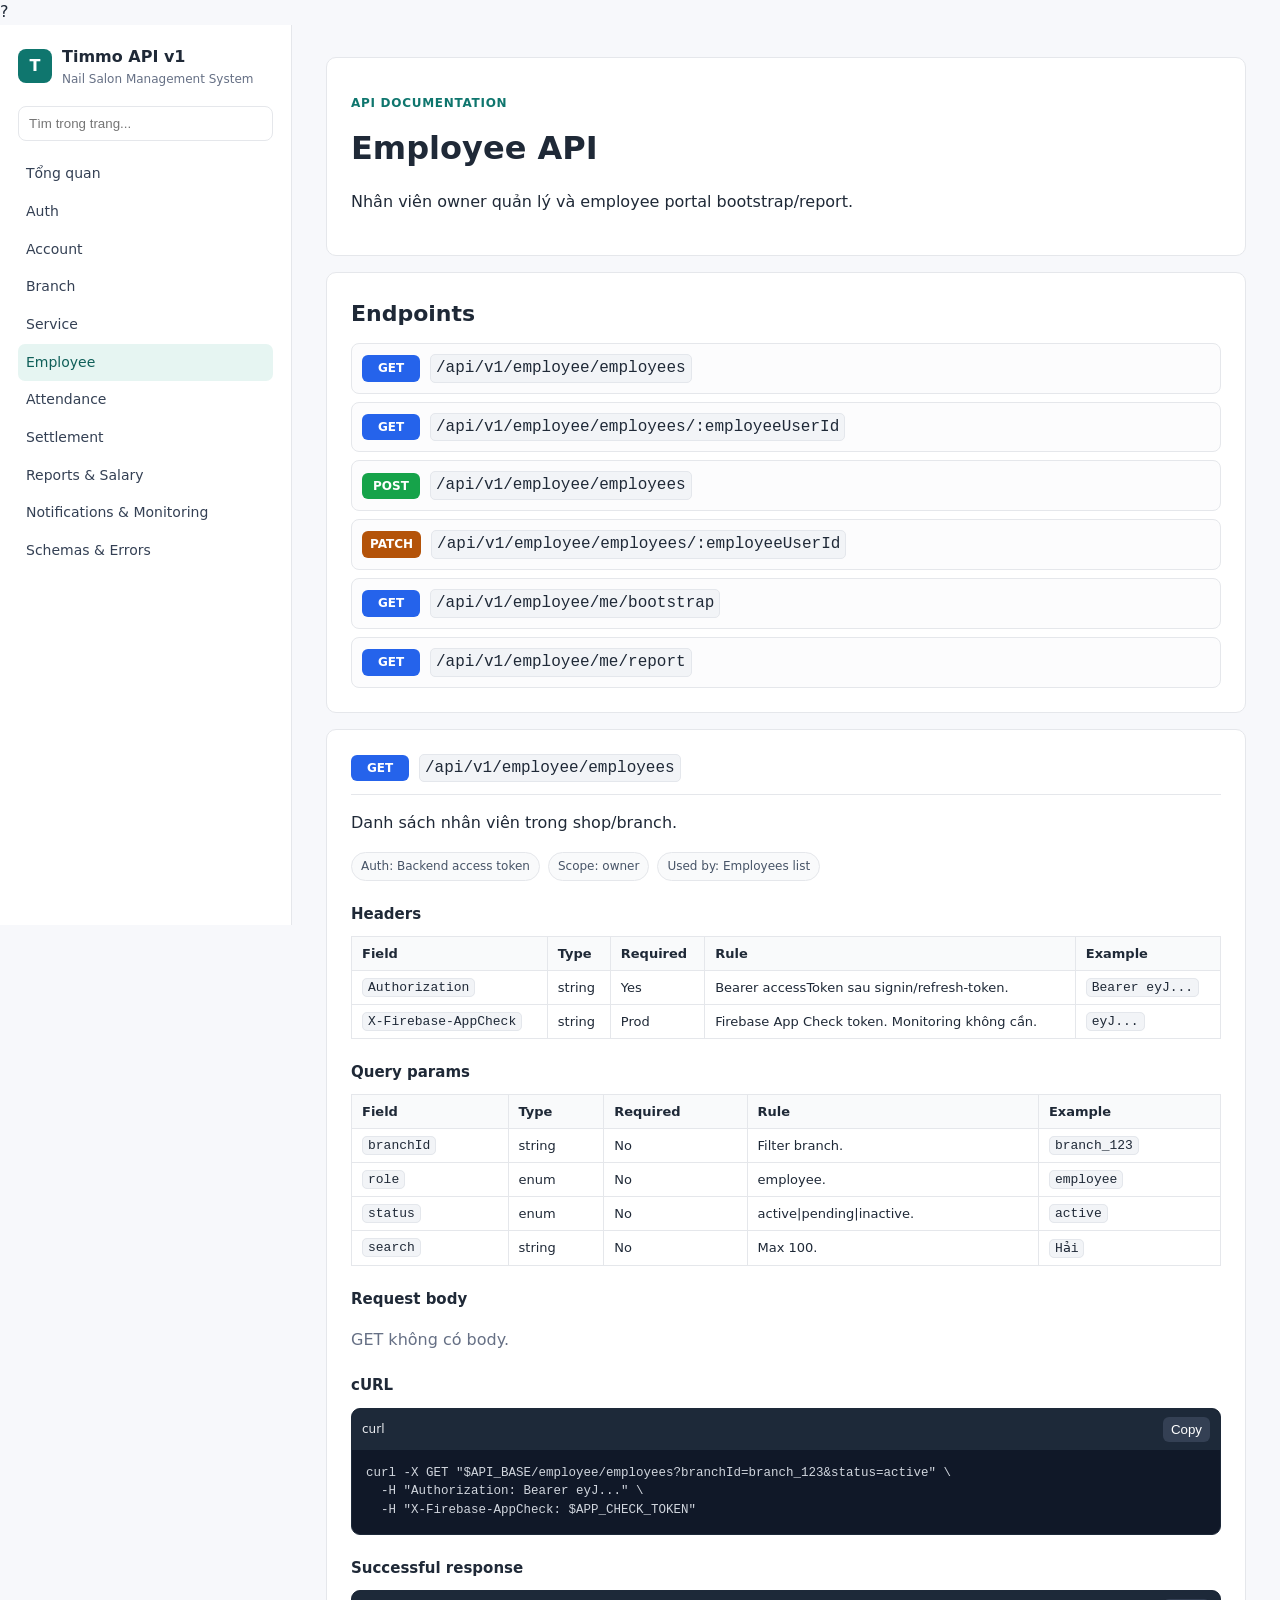
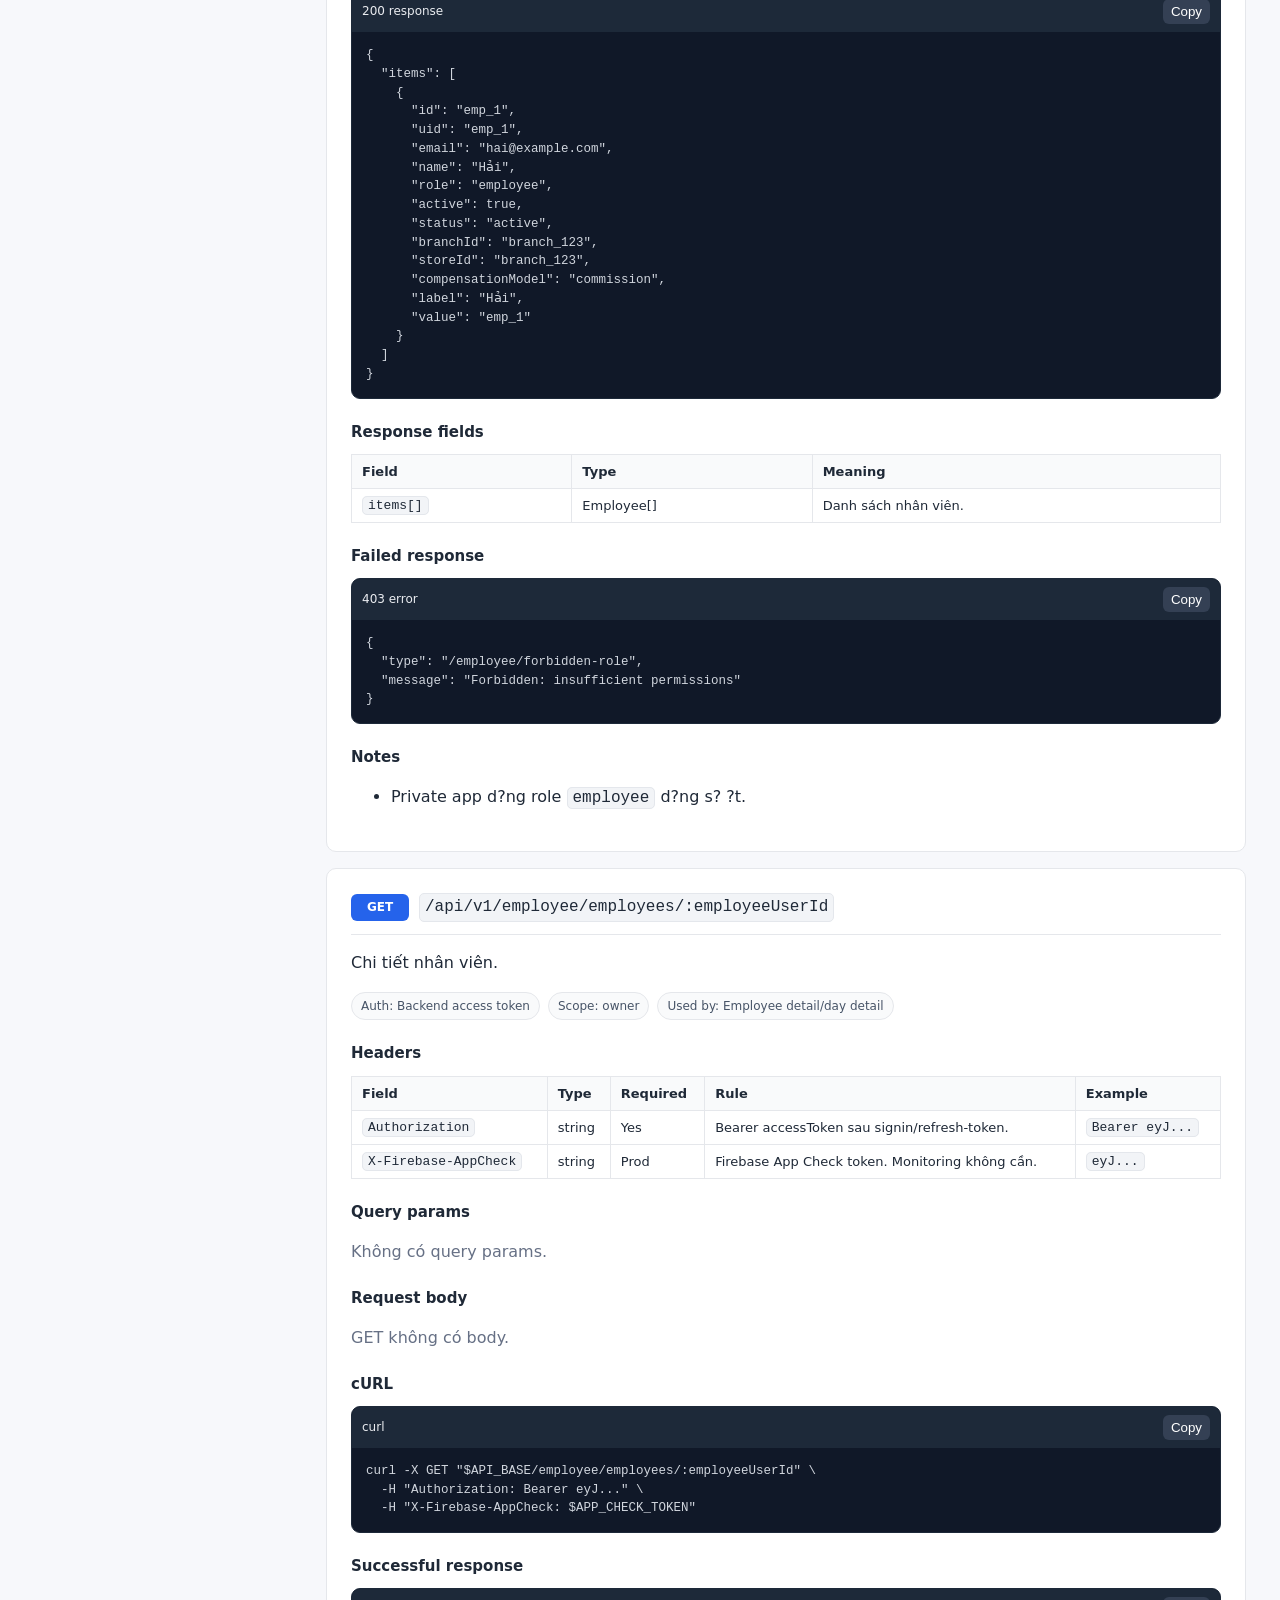
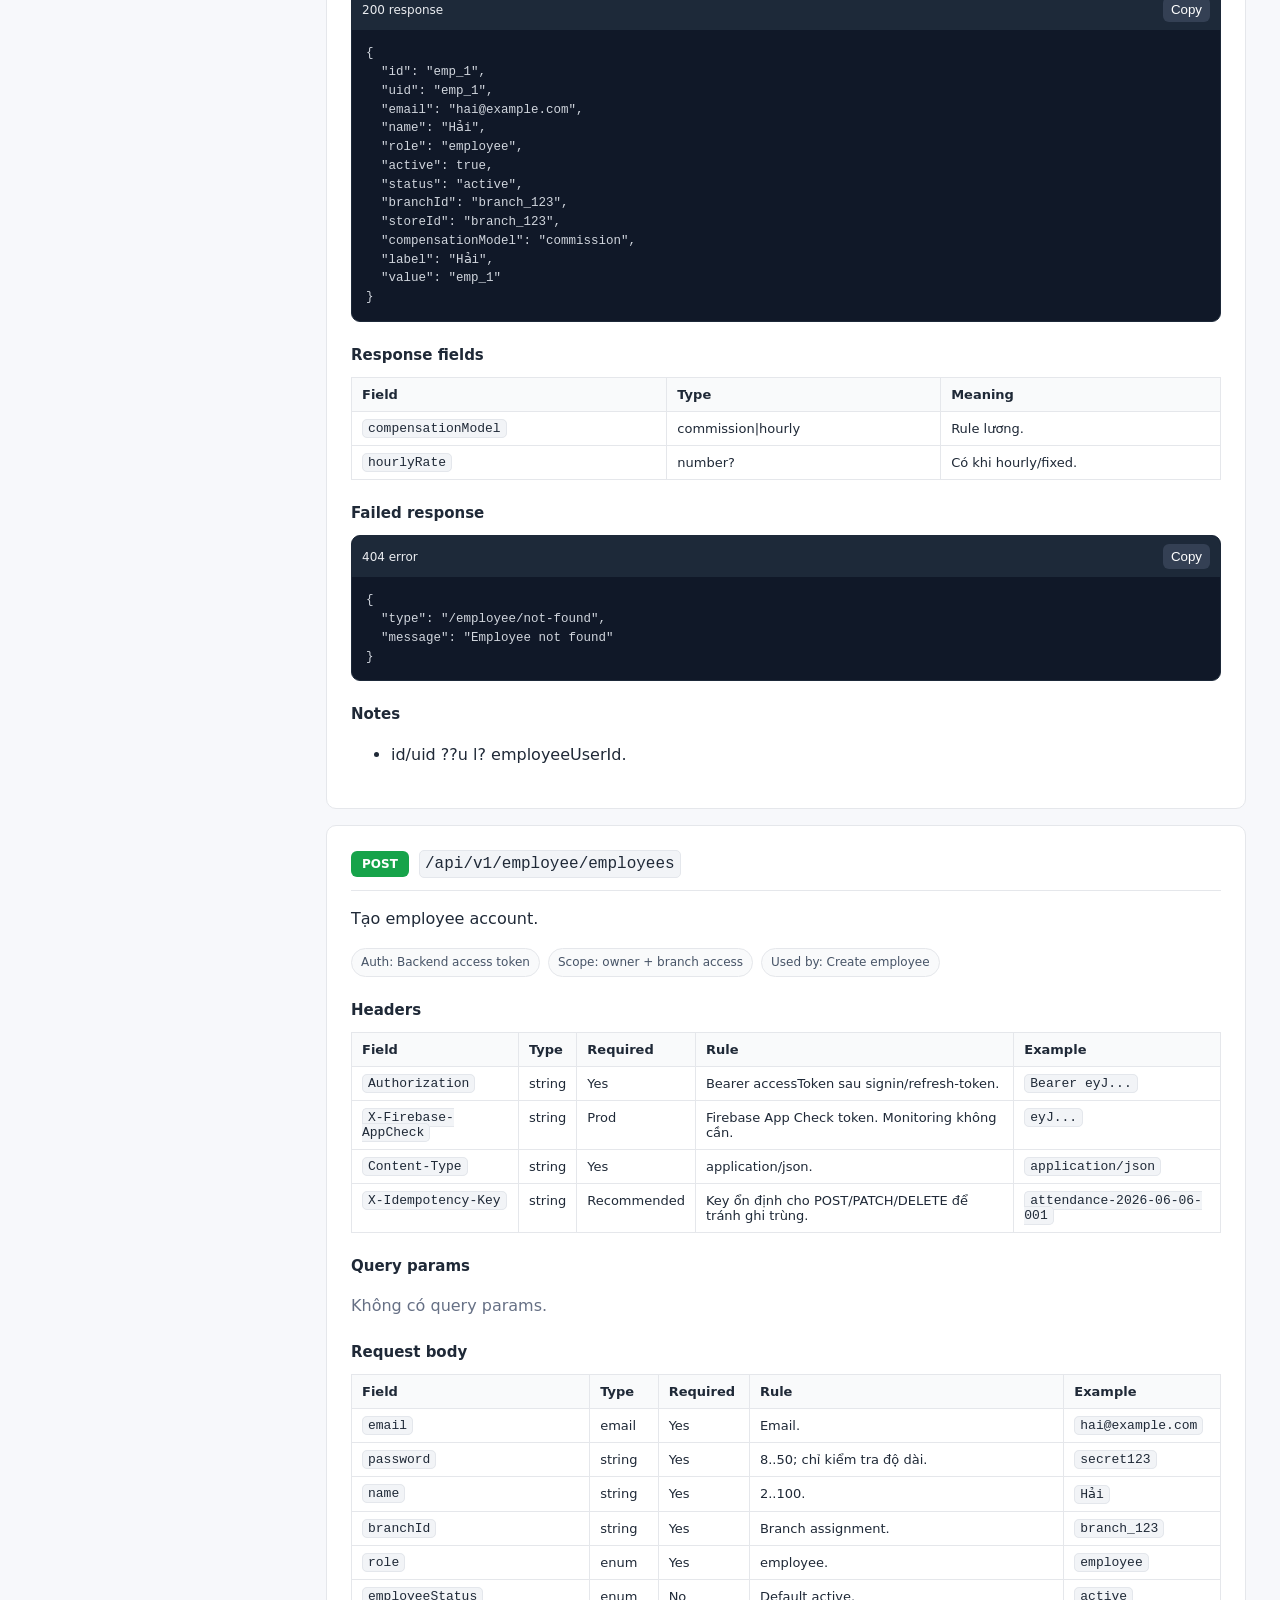
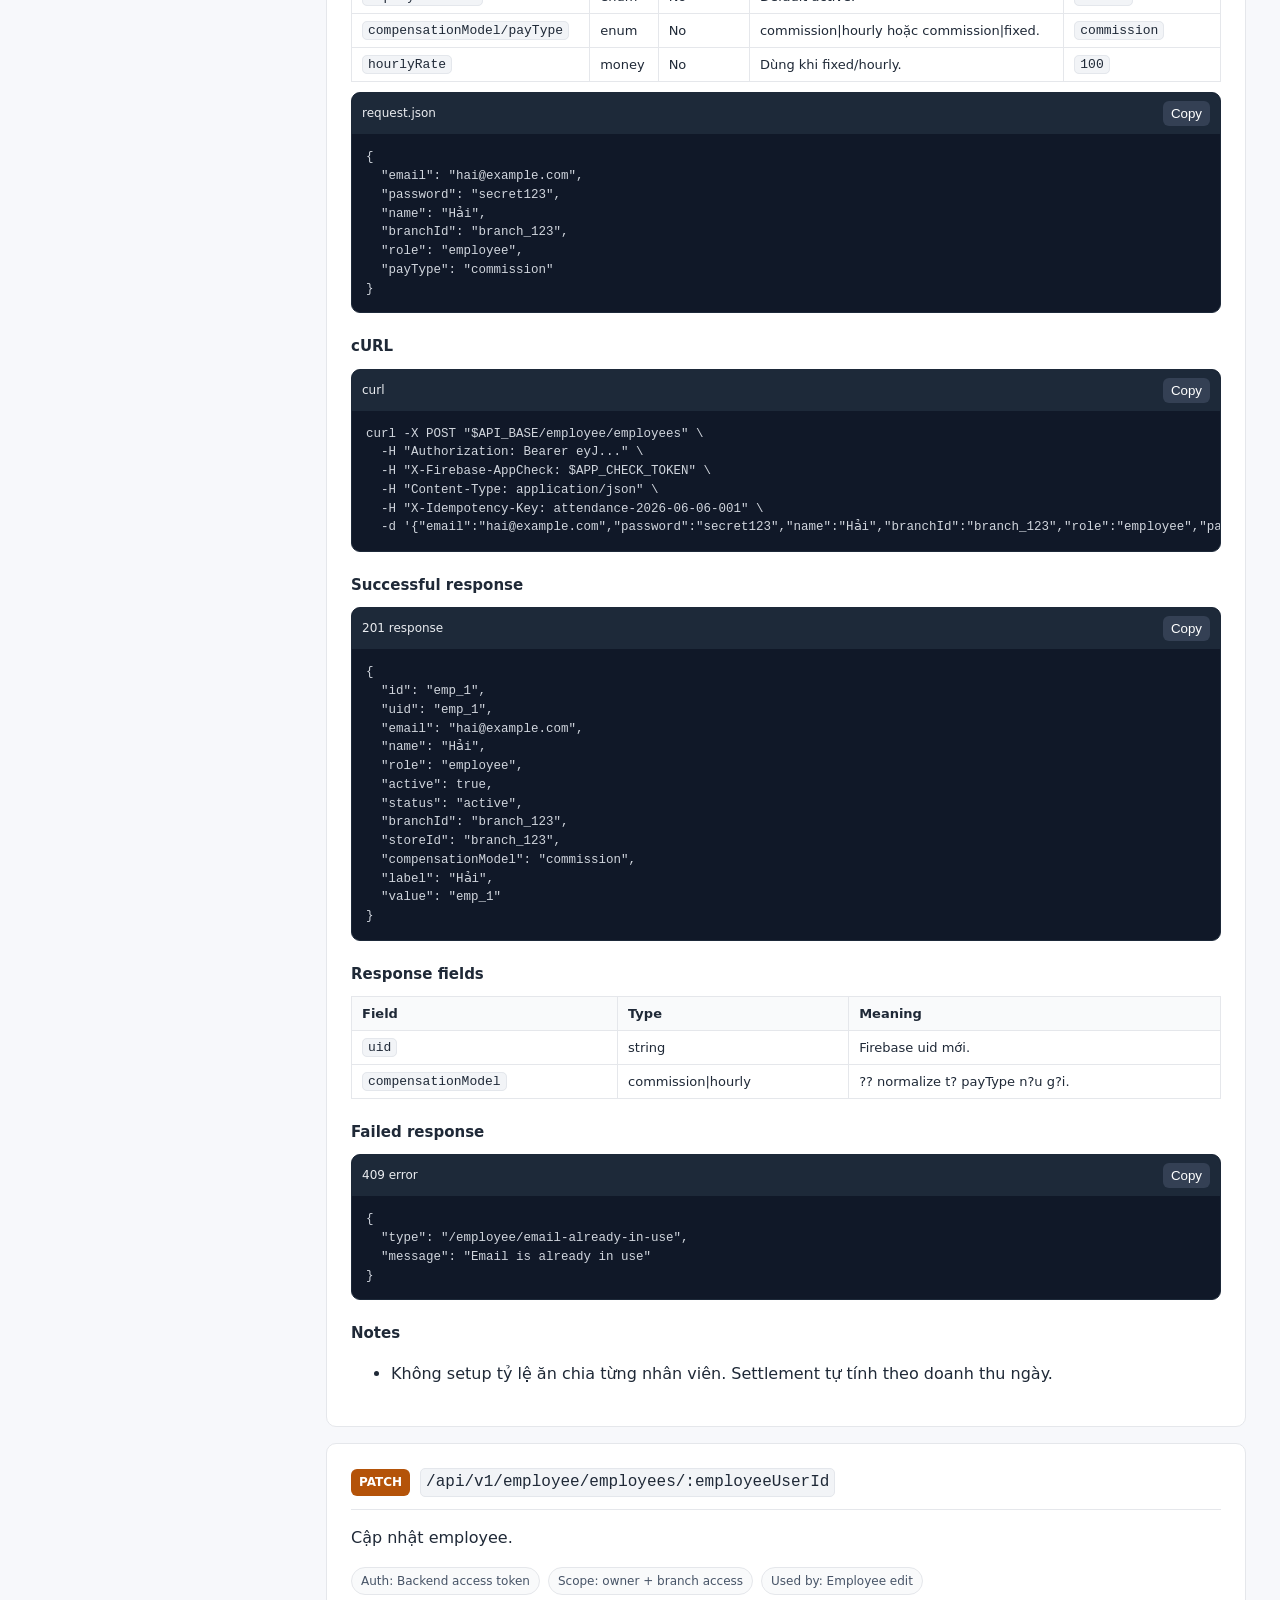
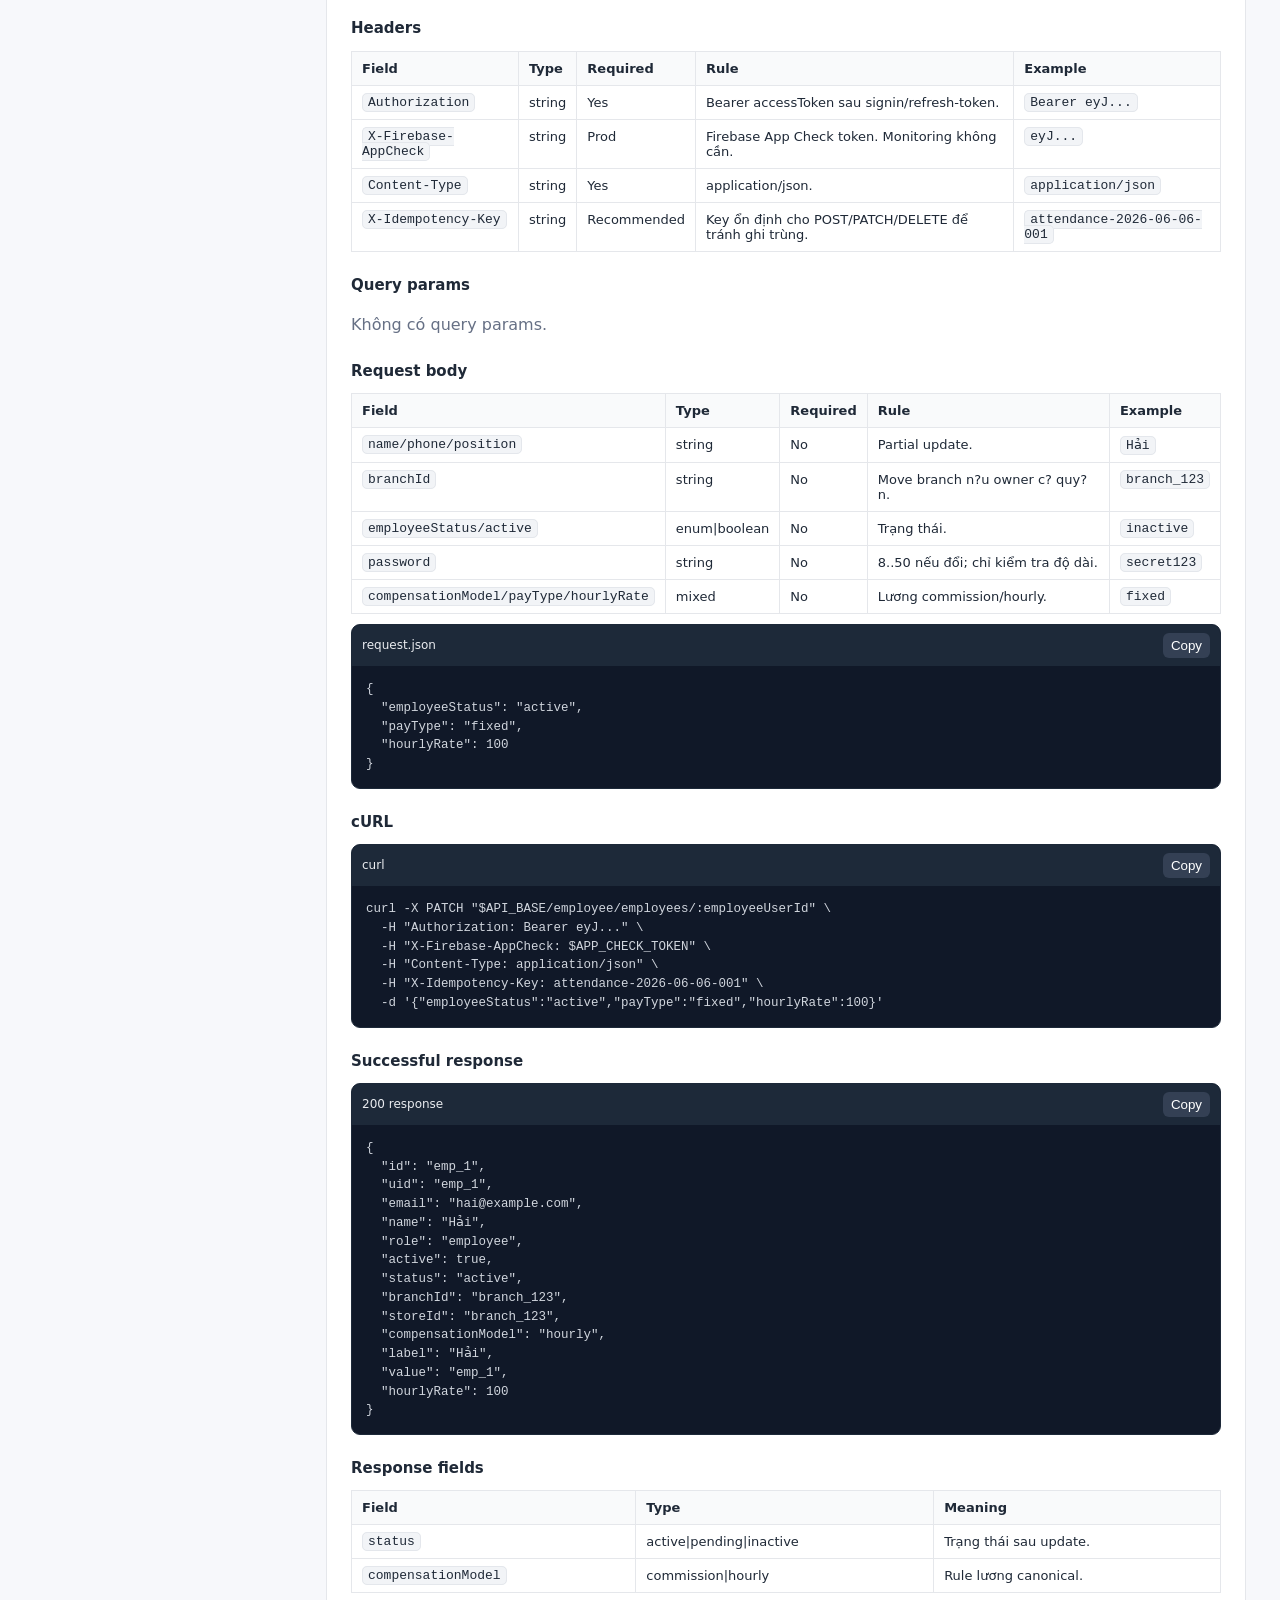
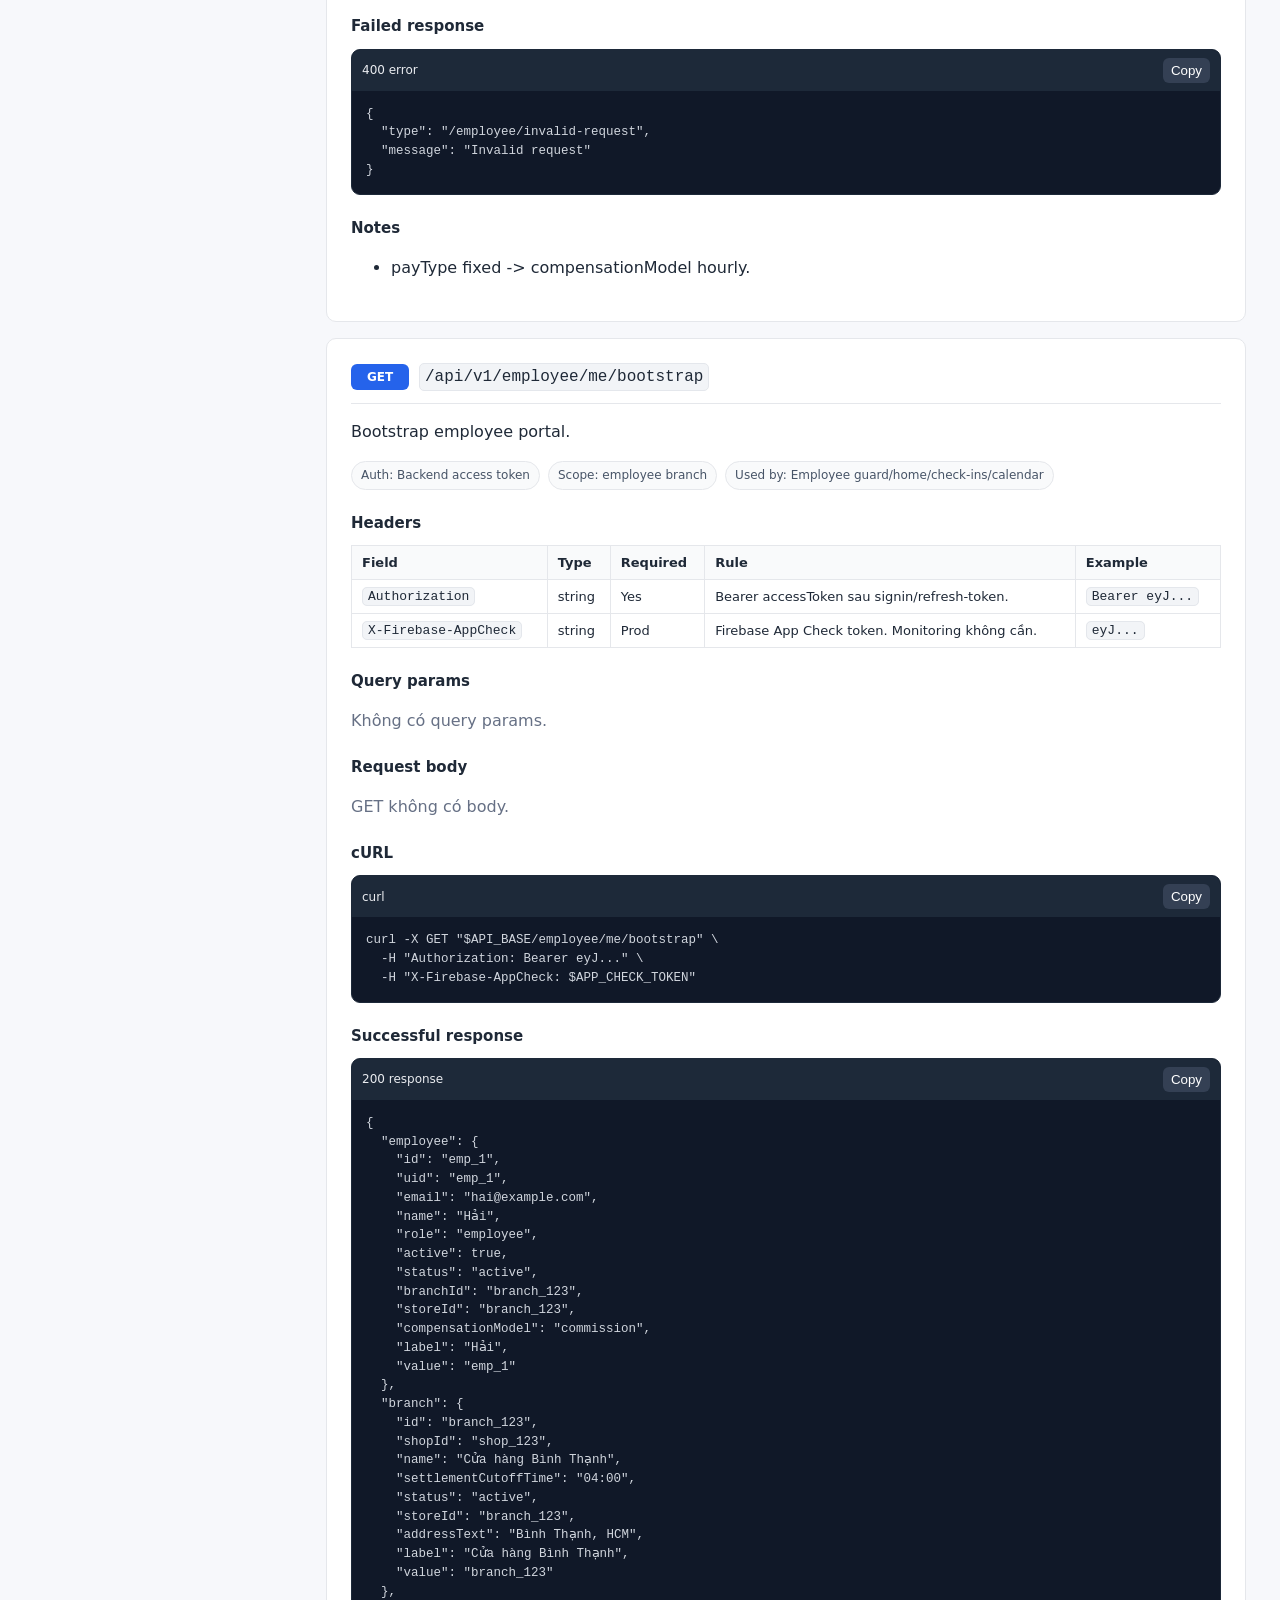
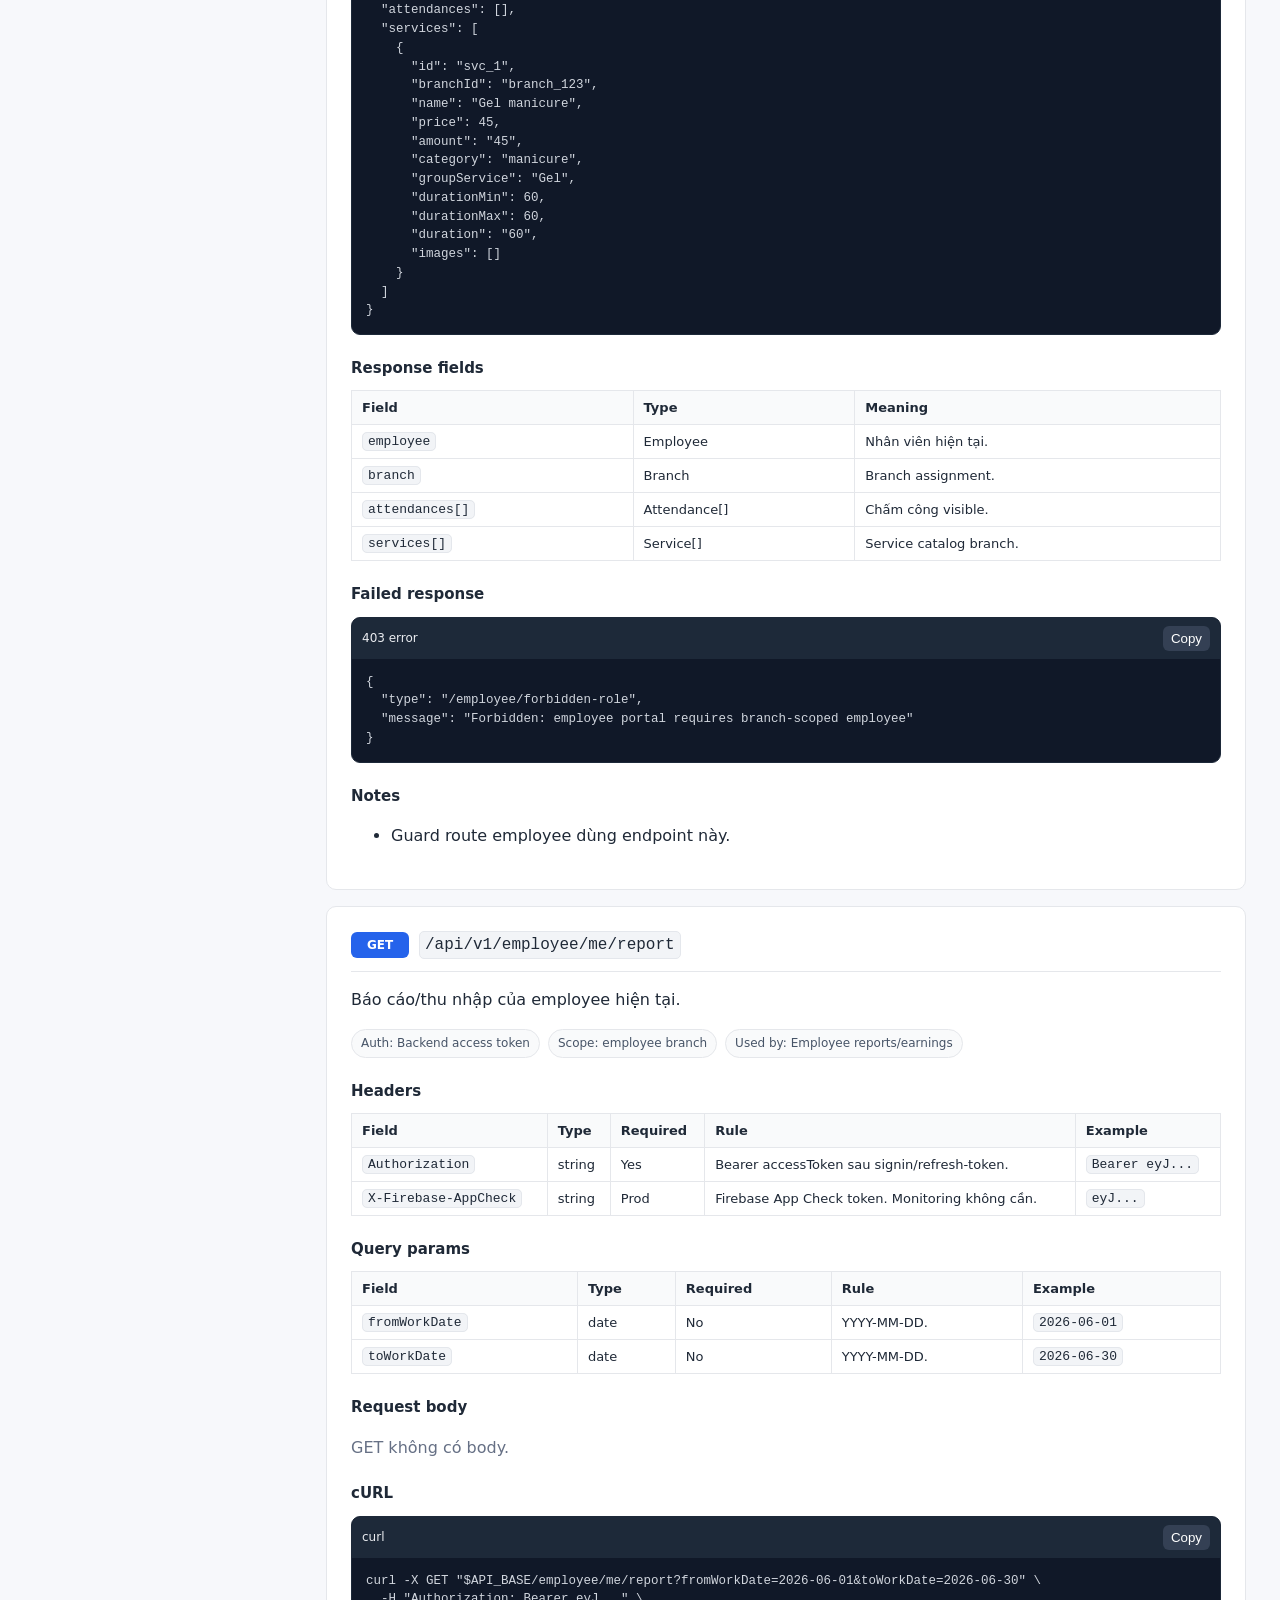
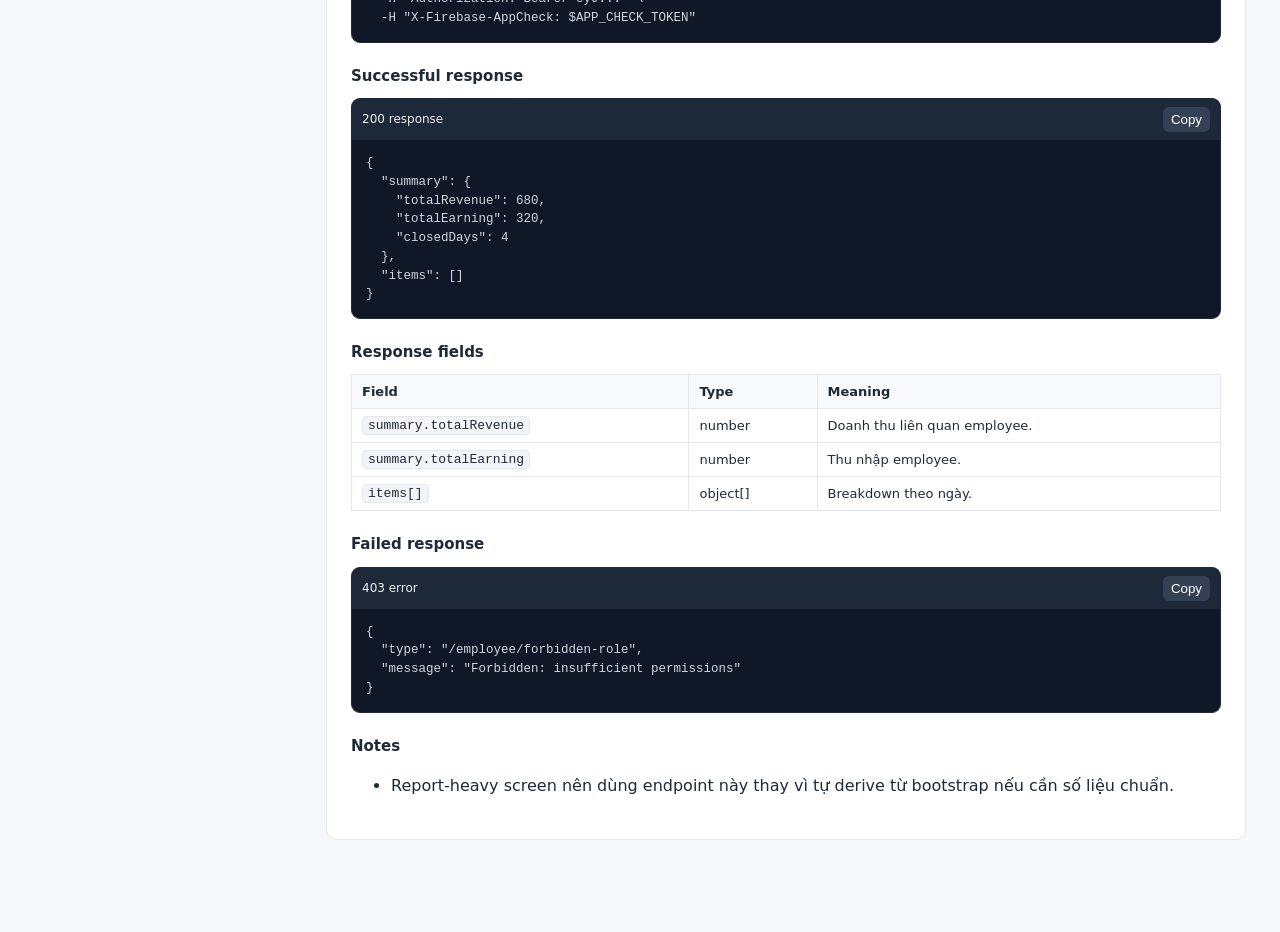
<file: pages/employee.html>
?<!doctype html>
<html lang="vi">
  <head>
    <meta charset="utf-8" />
    <meta name="viewport" content="width=device-width, initial-scale=1" />
    <title>Employee API - Timmo API</title>
    <link rel="stylesheet" href="../assets/styles.css" />
  </head>
  <body>
    <div class="shell">
      <aside class="sidebar">
        <a class="brand" href="../index.html"
          ><span class="logo">T</span
          ><span
            ><strong>Timmo API v1</strong
            ><small>Nail Salon Management System</small></span
          ></a
        ><input class="search" data-search placeholder="Tìm trong trang..." />
        <nav>
          <a class="nav-link" href="../index.html">Tổng quan</a
          ><a class="nav-link" href="../pages/auth.html">Auth</a
          ><a class="nav-link" href="../pages/account.html">Account</a
          ><a class="nav-link" href="../pages/shop-branch.html">Branch</a
          ><a class="nav-link" href="../pages/shop-service.html">Service</a
          ><a class="nav-link active" href="../pages/employee.html">Employee</a
          ><a class="nav-link" href="../pages/attendance.html">Attendance</a
          ><a class="nav-link" href="../pages/settlement.html">Settlement</a
          ><a class="nav-link" href="../pages/reports-salary.html"
            >Reports &amp; Salary</a
          ><a class="nav-link" href="../pages/notifications-monitoring.html"
            >Notifications &amp; Monitoring</a
          ><a class="nav-link" href="../pages/schemas-errors.html"
            >Schemas &amp; Errors</a
          >
        </nav>
      </aside>
      <main class="content">
        <header class="page-head">
          <p class="eyebrow">API Documentation</p>
          <h1>Employee API</h1>
          <p>Nhân viên owner quản lý và employee portal bootstrap/report.</p>
        </header>
        <section class="card">
          <h2>Endpoints</h2>
          <div class="endpoint-list">
            <a href="#get-employee-employees"
              ><span class="method get">GET</span
              ><code>/api/v1/employee/employees</code></a
            ><a href="#get-employee-employees-employeeuserid"
              ><span class="method get">GET</span
              ><code>/api/v1/employee/employees/:employeeUserId</code></a
            ><a href="#post-employee-employees"
              ><span class="method post">POST</span
              ><code>/api/v1/employee/employees</code></a
            ><a href="#patch-employee-employees-employeeuserid"
              ><span class="method patch">PATCH</span
              ><code>/api/v1/employee/employees/:employeeUserId</code></a
            ><a href="#get-employee-me-bootstrap"
              ><span class="method get">GET</span
              ><code>/api/v1/employee/me/bootstrap</code></a
            ><a href="#get-employee-me-report"
              ><span class="method get">GET</span
              ><code>/api/v1/employee/me/report</code></a
            >
          </div>
        </section>
        <article class="endpoint" id="get-employee-employees">
          <div class="endpoint-title">
            <span class="method get">GET</span
            ><code>/api/v1/employee/employees</code>
          </div>
          <p>Danh sách nhân viên trong shop/branch.</p>
          <div class="meta-row">
            <span>Auth: Backend access token</span><span>Scope: owner</span
            ><span>Used by: Employees list</span>
          </div>
          <h4>Headers</h4>
          <table>
            <thead>
              <tr>
                <th>Field</th>
                <th>Type</th>
                <th>Required</th>
                <th>Rule</th>
                <th>Example</th>
              </tr>
            </thead>
            <tbody>
              <tr>
                <td><code>Authorization</code></td>
                <td>string</td>
                <td>Yes</td>
                <td>Bearer accessToken sau signin/refresh-token.</td>
                <td><code>Bearer eyJ...</code></td>
              </tr>
              <tr>
                <td><code>X-Firebase-AppCheck</code></td>
                <td>string</td>
                <td>Prod</td>
                <td>Firebase App Check token. Monitoring không cần.</td>
                <td><code>eyJ...</code></td>
              </tr>
            </tbody>
          </table>
          <h4>Query params</h4>
          <table>
            <thead>
              <tr>
                <th>Field</th>
                <th>Type</th>
                <th>Required</th>
                <th>Rule</th>
                <th>Example</th>
              </tr>
            </thead>
            <tbody>
              <tr>
                <td><code>branchId</code></td>
                <td>string</td>
                <td>No</td>
                <td>Filter branch.</td>
                <td><code>branch_123</code></td>
              </tr>
              <tr>
                <td><code>role</code></td>
                <td>enum</td>
                <td>No</td>
                <td>employee.</td>
                <td><code>employee</code></td>
              </tr>
              <tr>
                <td><code>status</code></td>
                <td>enum</td>
                <td>No</td>
                <td>active|pending|inactive.</td>
                <td><code>active</code></td>
              </tr>
              <tr>
                <td><code>search</code></td>
                <td>string</td>
                <td>No</td>
                <td>Max 100.</td>
                <td><code>Hải</code></td>
              </tr>
            </tbody>
          </table>
          <h4>Request body</h4>
          <p class="muted">GET không có body.</p>

          <h4>cURL</h4>
          <div class="codebox">
            <div class="codebar">
              <span>curl</span><button class="copy">Copy</button>
            </div>
            <pre><code>curl -X GET &quot;$API_BASE/employee/employees?branchId=branch_123&amp;status=active&quot; \
  -H &quot;Authorization: Bearer eyJ...&quot; \
  -H &quot;X-Firebase-AppCheck: $APP_CHECK_TOKEN&quot;</code></pre>
          </div>
          <h4>Successful response</h4>
          <div class="codebox">
            <div class="codebar">
              <span>200 response</span><button class="copy">Copy</button>
            </div>
            <pre><code>{
  &quot;items&quot;: [
    {
      &quot;id&quot;: &quot;emp_1&quot;,
      &quot;uid&quot;: &quot;emp_1&quot;,
      &quot;email&quot;: &quot;hai@example.com&quot;,
      &quot;name&quot;: &quot;Hải&quot;,
      &quot;role&quot;: &quot;employee&quot;,
      &quot;active&quot;: true,
      &quot;status&quot;: &quot;active&quot;,
      &quot;branchId&quot;: &quot;branch_123&quot;,
      &quot;storeId&quot;: &quot;branch_123&quot;,
      &quot;compensationModel&quot;: &quot;commission&quot;,
      &quot;label&quot;: &quot;Hải&quot;,
      &quot;value&quot;: &quot;emp_1&quot;
    }
  ]
}</code></pre>
          </div>
          <h4>Response fields</h4>
          <table>
            <thead>
              <tr>
                <th>Field</th>
                <th>Type</th>
                <th>Meaning</th>
              </tr>
            </thead>
            <tbody>
              <tr>
                <td><code>items[]</code></td>
                <td>Employee[]</td>
                <td>Danh sách nhân viên.</td>
              </tr>
            </tbody>
          </table>
          <h4>Failed response</h4>
          <div class="codebox">
            <div class="codebar">
              <span>403 error</span><button class="copy">Copy</button>
            </div>
            <pre><code>{
  &quot;type&quot;: &quot;/employee/forbidden-role&quot;,
  &quot;message&quot;: &quot;Forbidden: insufficient permissions&quot;
}</code></pre>
          </div>
          <h4>Notes</h4>
          <ul>
            <li>Private app d?ng role <code>employee</code> d?ng s? ?t.</li>
          </ul>
        </article>
        <article class="endpoint" id="get-employee-employees-employeeuserid">
          <div class="endpoint-title">
            <span class="method get">GET</span
            ><code>/api/v1/employee/employees/:employeeUserId</code>
          </div>
          <p>Chi tiết nhân viên.</p>
          <div class="meta-row">
            <span>Auth: Backend access token</span><span>Scope: owner</span
            ><span>Used by: Employee detail/day detail</span>
          </div>
          <h4>Headers</h4>
          <table>
            <thead>
              <tr>
                <th>Field</th>
                <th>Type</th>
                <th>Required</th>
                <th>Rule</th>
                <th>Example</th>
              </tr>
            </thead>
            <tbody>
              <tr>
                <td><code>Authorization</code></td>
                <td>string</td>
                <td>Yes</td>
                <td>Bearer accessToken sau signin/refresh-token.</td>
                <td><code>Bearer eyJ...</code></td>
              </tr>
              <tr>
                <td><code>X-Firebase-AppCheck</code></td>
                <td>string</td>
                <td>Prod</td>
                <td>Firebase App Check token. Monitoring không cần.</td>
                <td><code>eyJ...</code></td>
              </tr>
            </tbody>
          </table>
          <h4>Query params</h4>
          <p class="muted">Không có query params.</p>
          <h4>Request body</h4>
          <p class="muted">GET không có body.</p>

          <h4>cURL</h4>
          <div class="codebox">
            <div class="codebar">
              <span>curl</span><button class="copy">Copy</button>
            </div>
            <pre><code>curl -X GET &quot;$API_BASE/employee/employees/:employeeUserId&quot; \
  -H &quot;Authorization: Bearer eyJ...&quot; \
  -H &quot;X-Firebase-AppCheck: $APP_CHECK_TOKEN&quot;</code></pre>
          </div>
          <h4>Successful response</h4>
          <div class="codebox">
            <div class="codebar">
              <span>200 response</span><button class="copy">Copy</button>
            </div>
            <pre><code>{
  &quot;id&quot;: &quot;emp_1&quot;,
  &quot;uid&quot;: &quot;emp_1&quot;,
  &quot;email&quot;: &quot;hai@example.com&quot;,
  &quot;name&quot;: &quot;Hải&quot;,
  &quot;role&quot;: &quot;employee&quot;,
  &quot;active&quot;: true,
  &quot;status&quot;: &quot;active&quot;,
  &quot;branchId&quot;: &quot;branch_123&quot;,
  &quot;storeId&quot;: &quot;branch_123&quot;,
  &quot;compensationModel&quot;: &quot;commission&quot;,
  &quot;label&quot;: &quot;Hải&quot;,
  &quot;value&quot;: &quot;emp_1&quot;
}</code></pre>
          </div>
          <h4>Response fields</h4>
          <table>
            <thead>
              <tr>
                <th>Field</th>
                <th>Type</th>
                <th>Meaning</th>
              </tr>
            </thead>
            <tbody>
              <tr>
                <td><code>compensationModel</code></td>
                <td>commission|hourly</td>
                <td>Rule lương.</td>
              </tr>
              <tr>
                <td><code>hourlyRate</code></td>
                <td>number?</td>
                <td>Có khi hourly/fixed.</td>
              </tr>
            </tbody>
          </table>
          <h4>Failed response</h4>
          <div class="codebox">
            <div class="codebar">
              <span>404 error</span><button class="copy">Copy</button>
            </div>
            <pre><code>{
  &quot;type&quot;: &quot;/employee/not-found&quot;,
  &quot;message&quot;: &quot;Employee not found&quot;
}</code></pre>
          </div>
          <h4>Notes</h4>
          <ul>
            <li>id/uid ??u l? employeeUserId.</li>
          </ul>
        </article>
        <article class="endpoint" id="post-employee-employees">
          <div class="endpoint-title">
            <span class="method post">POST</span
            ><code>/api/v1/employee/employees</code>
          </div>
          <p>Tạo employee account.</p>
          <div class="meta-row">
            <span>Auth: Backend access token</span
            ><span>Scope: owner + branch access</span
            ><span>Used by: Create employee</span>
          </div>
          <h4>Headers</h4>
          <table>
            <thead>
              <tr>
                <th>Field</th>
                <th>Type</th>
                <th>Required</th>
                <th>Rule</th>
                <th>Example</th>
              </tr>
            </thead>
            <tbody>
              <tr>
                <td><code>Authorization</code></td>
                <td>string</td>
                <td>Yes</td>
                <td>Bearer accessToken sau signin/refresh-token.</td>
                <td><code>Bearer eyJ...</code></td>
              </tr>
              <tr>
                <td><code>X-Firebase-AppCheck</code></td>
                <td>string</td>
                <td>Prod</td>
                <td>Firebase App Check token. Monitoring không cần.</td>
                <td><code>eyJ...</code></td>
              </tr>
              <tr>
                <td><code>Content-Type</code></td>
                <td>string</td>
                <td>Yes</td>
                <td>application/json.</td>
                <td><code>application/json</code></td>
              </tr>
              <tr>
                <td><code>X-Idempotency-Key</code></td>
                <td>string</td>
                <td>Recommended</td>
                <td>Key ổn định cho POST/PATCH/DELETE để tránh ghi trùng.</td>
                <td><code>attendance-2026-06-06-001</code></td>
              </tr>
            </tbody>
          </table>
          <h4>Query params</h4>
          <p class="muted">Không có query params.</p>
          <h4>Request body</h4>
          <table>
            <thead>
              <tr>
                <th>Field</th>
                <th>Type</th>
                <th>Required</th>
                <th>Rule</th>
                <th>Example</th>
              </tr>
            </thead>
            <tbody>
              <tr>
                <td><code>email</code></td>
                <td>email</td>
                <td>Yes</td>
                <td>Email.</td>
                <td><code>hai@example.com</code></td>
              </tr>
              <tr>
                <td><code>password</code></td>
                <td>string</td>
                <td>Yes</td>
                <td>8..50; chỉ kiểm tra độ dài.</td>
                <td><code>secret123</code></td>
              </tr>
              <tr>
                <td><code>name</code></td>
                <td>string</td>
                <td>Yes</td>
                <td>2..100.</td>
                <td><code>Hải</code></td>
              </tr>
              <tr>
                <td><code>branchId</code></td>
                <td>string</td>
                <td>Yes</td>
                <td>Branch assignment.</td>
                <td><code>branch_123</code></td>
              </tr>
              <tr>
                <td><code>role</code></td>
                <td>enum</td>
                <td>Yes</td>
                <td>employee.</td>
                <td><code>employee</code></td>
              </tr>
              <tr>
                <td><code>employeeStatus</code></td>
                <td>enum</td>
                <td>No</td>
                <td>Default active.</td>
                <td><code>active</code></td>
              </tr>
              <tr>
                <td><code>compensationModel/payType</code></td>
                <td>enum</td>
                <td>No</td>
                <td>commission|hourly hoặc commission|fixed.</td>
                <td><code>commission</code></td>
              </tr>
              <tr>
                <td><code>hourlyRate</code></td>
                <td>money</td>
                <td>No</td>
                <td>Dùng khi fixed/hourly.</td>
                <td><code>100</code></td>
              </tr>
            </tbody>
          </table>
          <div class="codebox">
            <div class="codebar">
              <span>request.json</span><button class="copy">Copy</button>
            </div>
            <pre><code>{
  &quot;email&quot;: &quot;hai@example.com&quot;,
  &quot;password&quot;: &quot;secret123&quot;,
  &quot;name&quot;: &quot;Hải&quot;,
  &quot;branchId&quot;: &quot;branch_123&quot;,
  &quot;role&quot;: &quot;employee&quot;,
  &quot;payType&quot;: &quot;commission&quot;
}</code></pre>
          </div>
          <h4>cURL</h4>
          <div class="codebox">
            <div class="codebar">
              <span>curl</span><button class="copy">Copy</button>
            </div>
            <pre><code>curl -X POST &quot;$API_BASE/employee/employees&quot; \
  -H &quot;Authorization: Bearer eyJ...&quot; \
  -H &quot;X-Firebase-AppCheck: $APP_CHECK_TOKEN&quot; \
  -H &quot;Content-Type: application/json&quot; \
  -H &quot;X-Idempotency-Key: attendance-2026-06-06-001&quot; \
  -d &#39;{&quot;email&quot;:&quot;hai@example.com&quot;,&quot;password&quot;:&quot;secret123&quot;,&quot;name&quot;:&quot;Hải&quot;,&quot;branchId&quot;:&quot;branch_123&quot;,&quot;role&quot;:&quot;employee&quot;,&quot;payType&quot;:&quot;commission&quot;}&#39;</code></pre>
          </div>
          <h4>Successful response</h4>
          <div class="codebox">
            <div class="codebar">
              <span>201 response</span><button class="copy">Copy</button>
            </div>
            <pre><code>{
  &quot;id&quot;: &quot;emp_1&quot;,
  &quot;uid&quot;: &quot;emp_1&quot;,
  &quot;email&quot;: &quot;hai@example.com&quot;,
  &quot;name&quot;: &quot;Hải&quot;,
  &quot;role&quot;: &quot;employee&quot;,
  &quot;active&quot;: true,
  &quot;status&quot;: &quot;active&quot;,
  &quot;branchId&quot;: &quot;branch_123&quot;,
  &quot;storeId&quot;: &quot;branch_123&quot;,
  &quot;compensationModel&quot;: &quot;commission&quot;,
  &quot;label&quot;: &quot;Hải&quot;,
  &quot;value&quot;: &quot;emp_1&quot;
}</code></pre>
          </div>
          <h4>Response fields</h4>
          <table>
            <thead>
              <tr>
                <th>Field</th>
                <th>Type</th>
                <th>Meaning</th>
              </tr>
            </thead>
            <tbody>
              <tr>
                <td><code>uid</code></td>
                <td>string</td>
                <td>Firebase uid mới.</td>
              </tr>
              <tr>
                <td><code>compensationModel</code></td>
                <td>commission|hourly</td>
                <td>?? normalize t? payType n?u g?i.</td>
              </tr>
            </tbody>
          </table>
          <h4>Failed response</h4>
          <div class="codebox">
            <div class="codebar">
              <span>409 error</span><button class="copy">Copy</button>
            </div>
            <pre><code>{
  &quot;type&quot;: &quot;/employee/email-already-in-use&quot;,
  &quot;message&quot;: &quot;Email is already in use&quot;
}</code></pre>
          </div>
          <h4>Notes</h4>
          <ul>
            <li>
              Không setup tỷ lệ ăn chia từng nhân viên. Settlement tự tính theo
              doanh thu ngày.
            </li>
          </ul>
        </article>
        <article class="endpoint" id="patch-employee-employees-employeeuserid">
          <div class="endpoint-title">
            <span class="method patch">PATCH</span
            ><code>/api/v1/employee/employees/:employeeUserId</code>
          </div>
          <p>Cập nhật employee.</p>
          <div class="meta-row">
            <span>Auth: Backend access token</span
            ><span>Scope: owner + branch access</span
            ><span>Used by: Employee edit</span>
          </div>
          <h4>Headers</h4>
          <table>
            <thead>
              <tr>
                <th>Field</th>
                <th>Type</th>
                <th>Required</th>
                <th>Rule</th>
                <th>Example</th>
              </tr>
            </thead>
            <tbody>
              <tr>
                <td><code>Authorization</code></td>
                <td>string</td>
                <td>Yes</td>
                <td>Bearer accessToken sau signin/refresh-token.</td>
                <td><code>Bearer eyJ...</code></td>
              </tr>
              <tr>
                <td><code>X-Firebase-AppCheck</code></td>
                <td>string</td>
                <td>Prod</td>
                <td>Firebase App Check token. Monitoring không cần.</td>
                <td><code>eyJ...</code></td>
              </tr>
              <tr>
                <td><code>Content-Type</code></td>
                <td>string</td>
                <td>Yes</td>
                <td>application/json.</td>
                <td><code>application/json</code></td>
              </tr>
              <tr>
                <td><code>X-Idempotency-Key</code></td>
                <td>string</td>
                <td>Recommended</td>
                <td>Key ổn định cho POST/PATCH/DELETE để tránh ghi trùng.</td>
                <td><code>attendance-2026-06-06-001</code></td>
              </tr>
            </tbody>
          </table>
          <h4>Query params</h4>
          <p class="muted">Không có query params.</p>
          <h4>Request body</h4>
          <table>
            <thead>
              <tr>
                <th>Field</th>
                <th>Type</th>
                <th>Required</th>
                <th>Rule</th>
                <th>Example</th>
              </tr>
            </thead>
            <tbody>
              <tr>
                <td><code>name/phone/position</code></td>
                <td>string</td>
                <td>No</td>
                <td>Partial update.</td>
                <td><code>Hải</code></td>
              </tr>
              <tr>
                <td><code>branchId</code></td>
                <td>string</td>
                <td>No</td>
                <td>Move branch n?u owner c? quy?n.</td>
                <td><code>branch_123</code></td>
              </tr>
              <tr>
                <td><code>employeeStatus/active</code></td>
                <td>enum|boolean</td>
                <td>No</td>
                <td>Trạng thái.</td>
                <td><code>inactive</code></td>
              </tr>
              <tr>
                <td><code>password</code></td>
                <td>string</td>
                <td>No</td>
                <td>8..50 nếu đổi; chỉ kiểm tra độ dài.</td>
                <td><code>secret123</code></td>
              </tr>
              <tr>
                <td><code>compensationModel/payType/hourlyRate</code></td>
                <td>mixed</td>
                <td>No</td>
                <td>Lương commission/hourly.</td>
                <td><code>fixed</code></td>
              </tr>
            </tbody>
          </table>
          <div class="codebox">
            <div class="codebar">
              <span>request.json</span><button class="copy">Copy</button>
            </div>
            <pre><code>{
  &quot;employeeStatus&quot;: &quot;active&quot;,
  &quot;payType&quot;: &quot;fixed&quot;,
  &quot;hourlyRate&quot;: 100
}</code></pre>
          </div>
          <h4>cURL</h4>
          <div class="codebox">
            <div class="codebar">
              <span>curl</span><button class="copy">Copy</button>
            </div>
            <pre><code>curl -X PATCH &quot;$API_BASE/employee/employees/:employeeUserId&quot; \
  -H &quot;Authorization: Bearer eyJ...&quot; \
  -H &quot;X-Firebase-AppCheck: $APP_CHECK_TOKEN&quot; \
  -H &quot;Content-Type: application/json&quot; \
  -H &quot;X-Idempotency-Key: attendance-2026-06-06-001&quot; \
  -d &#39;{&quot;employeeStatus&quot;:&quot;active&quot;,&quot;payType&quot;:&quot;fixed&quot;,&quot;hourlyRate&quot;:100}&#39;</code></pre>
          </div>
          <h4>Successful response</h4>
          <div class="codebox">
            <div class="codebar">
              <span>200 response</span><button class="copy">Copy</button>
            </div>
            <pre><code>{
  &quot;id&quot;: &quot;emp_1&quot;,
  &quot;uid&quot;: &quot;emp_1&quot;,
  &quot;email&quot;: &quot;hai@example.com&quot;,
  &quot;name&quot;: &quot;Hải&quot;,
  &quot;role&quot;: &quot;employee&quot;,
  &quot;active&quot;: true,
  &quot;status&quot;: &quot;active&quot;,
  &quot;branchId&quot;: &quot;branch_123&quot;,
  &quot;storeId&quot;: &quot;branch_123&quot;,
  &quot;compensationModel&quot;: &quot;hourly&quot;,
  &quot;label&quot;: &quot;Hải&quot;,
  &quot;value&quot;: &quot;emp_1&quot;,
  &quot;hourlyRate&quot;: 100
}</code></pre>
          </div>
          <h4>Response fields</h4>
          <table>
            <thead>
              <tr>
                <th>Field</th>
                <th>Type</th>
                <th>Meaning</th>
              </tr>
            </thead>
            <tbody>
              <tr>
                <td><code>status</code></td>
                <td>active|pending|inactive</td>
                <td>Trạng thái sau update.</td>
              </tr>
              <tr>
                <td><code>compensationModel</code></td>
                <td>commission|hourly</td>
                <td>Rule lương canonical.</td>
              </tr>
            </tbody>
          </table>
          <h4>Failed response</h4>
          <div class="codebox">
            <div class="codebar">
              <span>400 error</span><button class="copy">Copy</button>
            </div>
            <pre><code>{
  &quot;type&quot;: &quot;/employee/invalid-request&quot;,
  &quot;message&quot;: &quot;Invalid request&quot;
}</code></pre>
          </div>
          <h4>Notes</h4>
          <ul>
            <li>payType fixed -> compensationModel hourly.</li>
          </ul>
        </article>
        <article class="endpoint" id="get-employee-me-bootstrap">
          <div class="endpoint-title">
            <span class="method get">GET</span
            ><code>/api/v1/employee/me/bootstrap</code>
          </div>
          <p>Bootstrap employee portal.</p>
          <div class="meta-row">
            <span>Auth: Backend access token</span
            ><span>Scope: employee branch</span
            ><span>Used by: Employee guard/home/check-ins/calendar</span>
          </div>
          <h4>Headers</h4>
          <table>
            <thead>
              <tr>
                <th>Field</th>
                <th>Type</th>
                <th>Required</th>
                <th>Rule</th>
                <th>Example</th>
              </tr>
            </thead>
            <tbody>
              <tr>
                <td><code>Authorization</code></td>
                <td>string</td>
                <td>Yes</td>
                <td>Bearer accessToken sau signin/refresh-token.</td>
                <td><code>Bearer eyJ...</code></td>
              </tr>
              <tr>
                <td><code>X-Firebase-AppCheck</code></td>
                <td>string</td>
                <td>Prod</td>
                <td>Firebase App Check token. Monitoring không cần.</td>
                <td><code>eyJ...</code></td>
              </tr>
            </tbody>
          </table>
          <h4>Query params</h4>
          <p class="muted">Không có query params.</p>
          <h4>Request body</h4>
          <p class="muted">GET không có body.</p>

          <h4>cURL</h4>
          <div class="codebox">
            <div class="codebar">
              <span>curl</span><button class="copy">Copy</button>
            </div>
            <pre><code>curl -X GET &quot;$API_BASE/employee/me/bootstrap&quot; \
  -H &quot;Authorization: Bearer eyJ...&quot; \
  -H &quot;X-Firebase-AppCheck: $APP_CHECK_TOKEN&quot;</code></pre>
          </div>
          <h4>Successful response</h4>
          <div class="codebox">
            <div class="codebar">
              <span>200 response</span><button class="copy">Copy</button>
            </div>
            <pre><code>{
  &quot;employee&quot;: {
    &quot;id&quot;: &quot;emp_1&quot;,
    &quot;uid&quot;: &quot;emp_1&quot;,
    &quot;email&quot;: &quot;hai@example.com&quot;,
    &quot;name&quot;: &quot;Hải&quot;,
    &quot;role&quot;: &quot;employee&quot;,
    &quot;active&quot;: true,
    &quot;status&quot;: &quot;active&quot;,
    &quot;branchId&quot;: &quot;branch_123&quot;,
    &quot;storeId&quot;: &quot;branch_123&quot;,
    &quot;compensationModel&quot;: &quot;commission&quot;,
    &quot;label&quot;: &quot;Hải&quot;,
    &quot;value&quot;: &quot;emp_1&quot;
  },
  &quot;branch&quot;: {
    &quot;id&quot;: &quot;branch_123&quot;,
    &quot;shopId&quot;: &quot;shop_123&quot;,
    &quot;name&quot;: &quot;Cửa hàng Bình Thạnh&quot;,
    &quot;settlementCutoffTime&quot;: &quot;04:00&quot;,
    &quot;status&quot;: &quot;active&quot;,
    &quot;storeId&quot;: &quot;branch_123&quot;,
    &quot;addressText&quot;: &quot;Bình Thạnh, HCM&quot;,
    &quot;label&quot;: &quot;Cửa hàng Bình Thạnh&quot;,
    &quot;value&quot;: &quot;branch_123&quot;
  },
  &quot;attendances&quot;: [],
  &quot;services&quot;: [
    {
      &quot;id&quot;: &quot;svc_1&quot;,
      &quot;branchId&quot;: &quot;branch_123&quot;,
      &quot;name&quot;: &quot;Gel manicure&quot;,
      &quot;price&quot;: 45,
      &quot;amount&quot;: &quot;45&quot;,
      &quot;category&quot;: &quot;manicure&quot;,
      &quot;groupService&quot;: &quot;Gel&quot;,
      &quot;durationMin&quot;: 60,
      &quot;durationMax&quot;: 60,
      &quot;duration&quot;: &quot;60&quot;,
      &quot;images&quot;: []
    }
  ]
}</code></pre>
          </div>
          <h4>Response fields</h4>
          <table>
            <thead>
              <tr>
                <th>Field</th>
                <th>Type</th>
                <th>Meaning</th>
              </tr>
            </thead>
            <tbody>
              <tr>
                <td><code>employee</code></td>
                <td>Employee</td>
                <td>Nhân viên hiện tại.</td>
              </tr>
              <tr>
                <td><code>branch</code></td>
                <td>Branch</td>
                <td>Branch assignment.</td>
              </tr>
              <tr>
                <td><code>attendances[]</code></td>
                <td>Attendance[]</td>
                <td>Chấm công visible.</td>
              </tr>
              <tr>
                <td><code>services[]</code></td>
                <td>Service[]</td>
                <td>Service catalog branch.</td>
              </tr>
            </tbody>
          </table>
          <h4>Failed response</h4>
          <div class="codebox">
            <div class="codebar">
              <span>403 error</span><button class="copy">Copy</button>
            </div>
            <pre><code>{
  &quot;type&quot;: &quot;/employee/forbidden-role&quot;,
  &quot;message&quot;: &quot;Forbidden: employee portal requires branch-scoped employee&quot;
}</code></pre>
          </div>
          <h4>Notes</h4>
          <ul>
            <li>Guard route employee dùng endpoint này.</li>
          </ul>
        </article>
        <article class="endpoint" id="get-employee-me-report">
          <div class="endpoint-title">
            <span class="method get">GET</span
            ><code>/api/v1/employee/me/report</code>
          </div>
          <p>Báo cáo/thu nhập của employee hiện tại.</p>
          <div class="meta-row">
            <span>Auth: Backend access token</span
            ><span>Scope: employee branch</span
            ><span>Used by: Employee reports/earnings</span>
          </div>
          <h4>Headers</h4>
          <table>
            <thead>
              <tr>
                <th>Field</th>
                <th>Type</th>
                <th>Required</th>
                <th>Rule</th>
                <th>Example</th>
              </tr>
            </thead>
            <tbody>
              <tr>
                <td><code>Authorization</code></td>
                <td>string</td>
                <td>Yes</td>
                <td>Bearer accessToken sau signin/refresh-token.</td>
                <td><code>Bearer eyJ...</code></td>
              </tr>
              <tr>
                <td><code>X-Firebase-AppCheck</code></td>
                <td>string</td>
                <td>Prod</td>
                <td>Firebase App Check token. Monitoring không cần.</td>
                <td><code>eyJ...</code></td>
              </tr>
            </tbody>
          </table>
          <h4>Query params</h4>
          <table>
            <thead>
              <tr>
                <th>Field</th>
                <th>Type</th>
                <th>Required</th>
                <th>Rule</th>
                <th>Example</th>
              </tr>
            </thead>
            <tbody>
              <tr>
                <td><code>fromWorkDate</code></td>
                <td>date</td>
                <td>No</td>
                <td>YYYY-MM-DD.</td>
                <td><code>2026-06-01</code></td>
              </tr>
              <tr>
                <td><code>toWorkDate</code></td>
                <td>date</td>
                <td>No</td>
                <td>YYYY-MM-DD.</td>
                <td><code>2026-06-30</code></td>
              </tr>
            </tbody>
          </table>
          <h4>Request body</h4>
          <p class="muted">GET không có body.</p>

          <h4>cURL</h4>
          <div class="codebox">
            <div class="codebar">
              <span>curl</span><button class="copy">Copy</button>
            </div>
            <pre><code>curl -X GET &quot;$API_BASE/employee/me/report?fromWorkDate=2026-06-01&amp;toWorkDate=2026-06-30&quot; \
  -H &quot;Authorization: Bearer eyJ...&quot; \
  -H &quot;X-Firebase-AppCheck: $APP_CHECK_TOKEN&quot;</code></pre>
          </div>
          <h4>Successful response</h4>
          <div class="codebox">
            <div class="codebar">
              <span>200 response</span><button class="copy">Copy</button>
            </div>
            <pre><code>{
  &quot;summary&quot;: {
    &quot;totalRevenue&quot;: 680,
    &quot;totalEarning&quot;: 320,
    &quot;closedDays&quot;: 4
  },
  &quot;items&quot;: []
}</code></pre>
          </div>
          <h4>Response fields</h4>
          <table>
            <thead>
              <tr>
                <th>Field</th>
                <th>Type</th>
                <th>Meaning</th>
              </tr>
            </thead>
            <tbody>
              <tr>
                <td><code>summary.totalRevenue</code></td>
                <td>number</td>
                <td>Doanh thu liên quan employee.</td>
              </tr>
              <tr>
                <td><code>summary.totalEarning</code></td>
                <td>number</td>
                <td>Thu nhập employee.</td>
              </tr>
              <tr>
                <td><code>items[]</code></td>
                <td>object[]</td>
                <td>Breakdown theo ngày.</td>
              </tr>
            </tbody>
          </table>
          <h4>Failed response</h4>
          <div class="codebox">
            <div class="codebar">
              <span>403 error</span><button class="copy">Copy</button>
            </div>
            <pre><code>{
  &quot;type&quot;: &quot;/employee/forbidden-role&quot;,
  &quot;message&quot;: &quot;Forbidden: insufficient permissions&quot;
}</code></pre>
          </div>
          <h4>Notes</h4>
          <ul>
            <li>
              Report-heavy screen nên dùng endpoint này thay vì tự derive từ
              bootstrap nếu cần số liệu chuẩn.
            </li>
          </ul>
        </article>
      </main>
    </div>
    <script src="../assets/app.js"></script>
  </body>
</html>
</file>
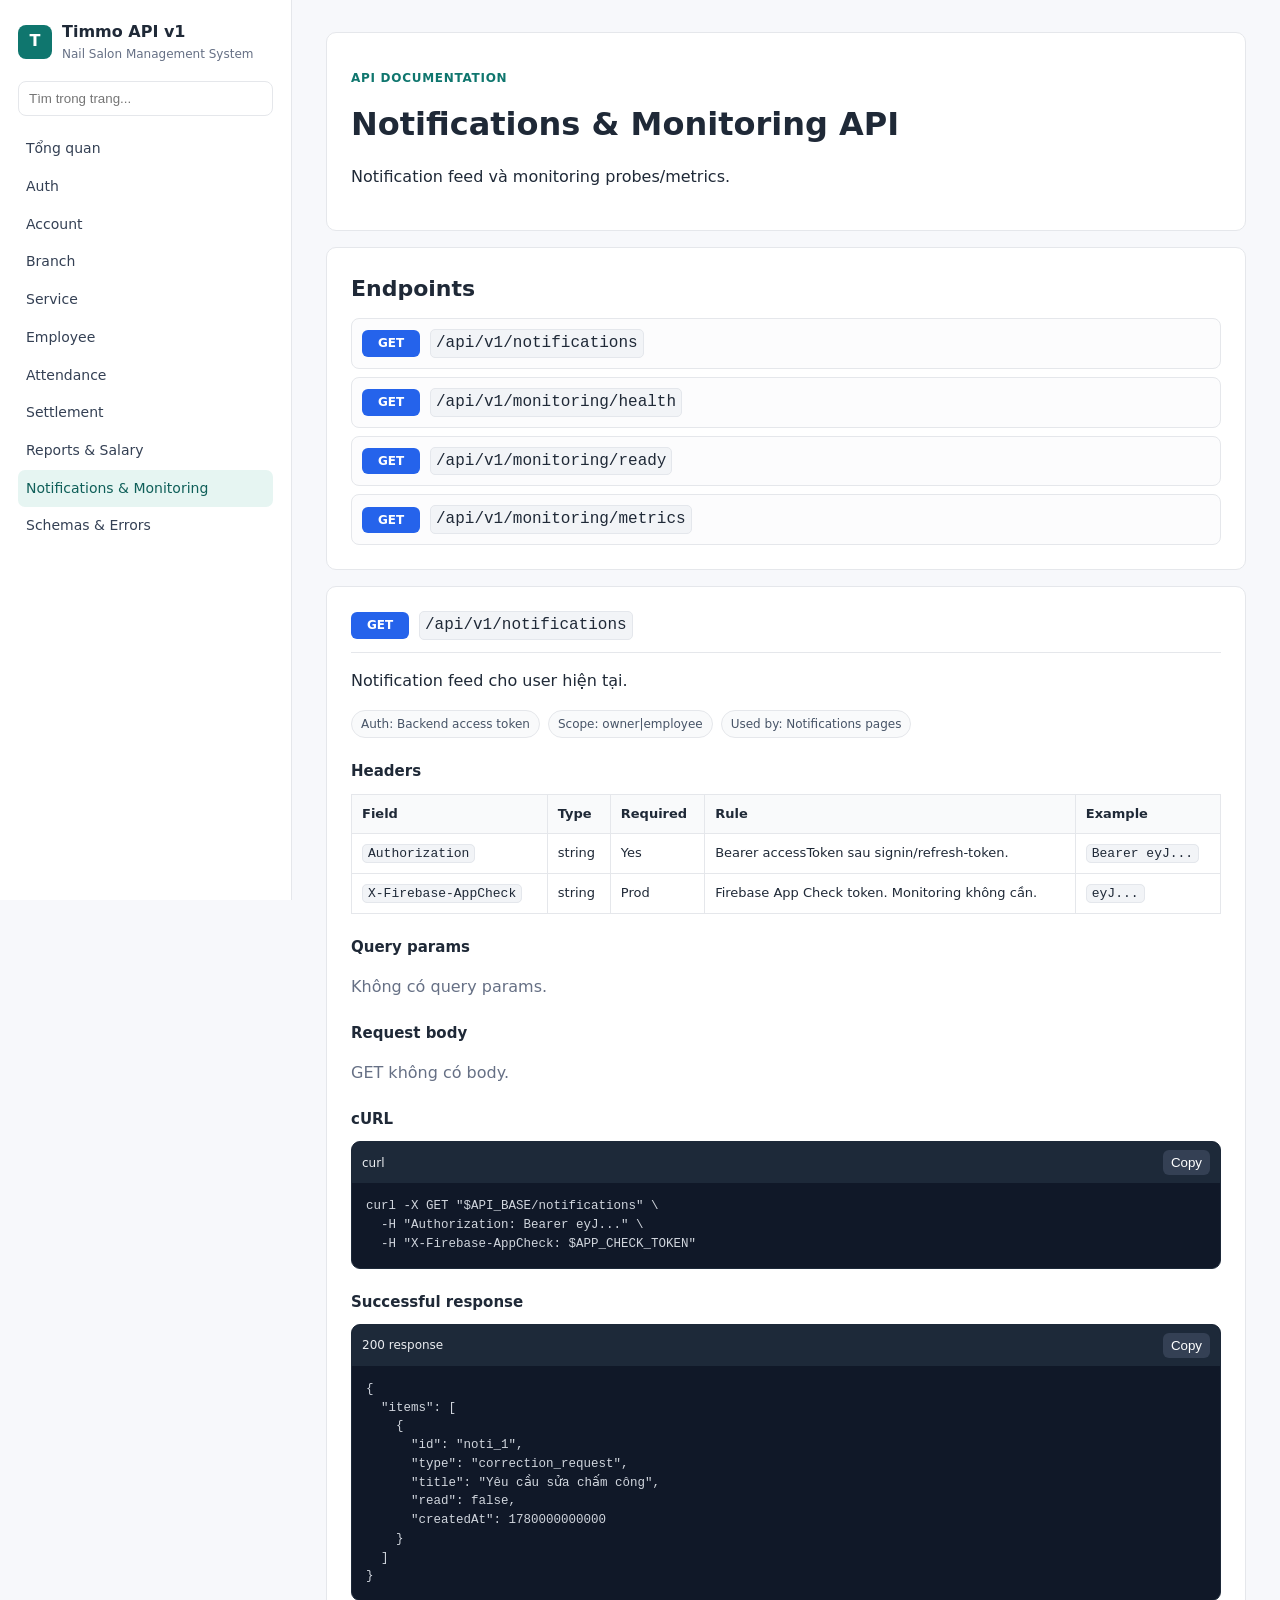
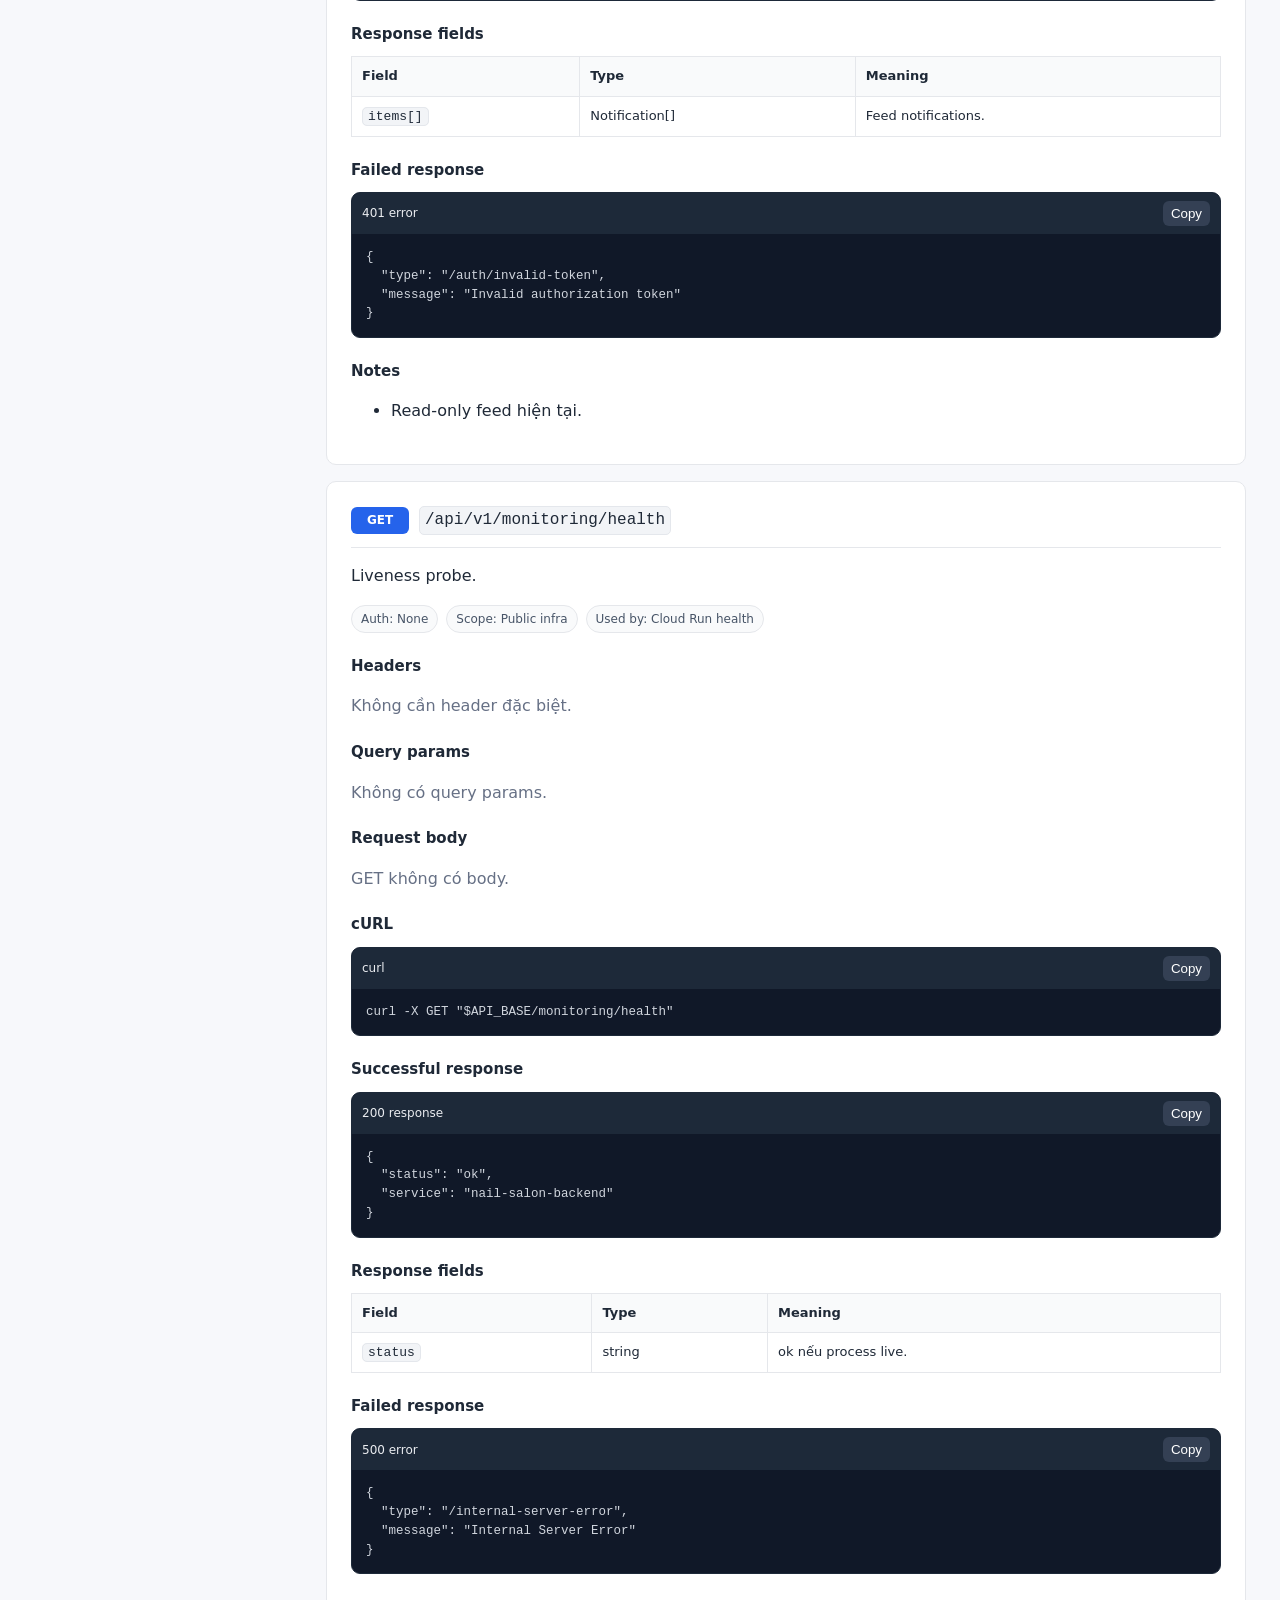
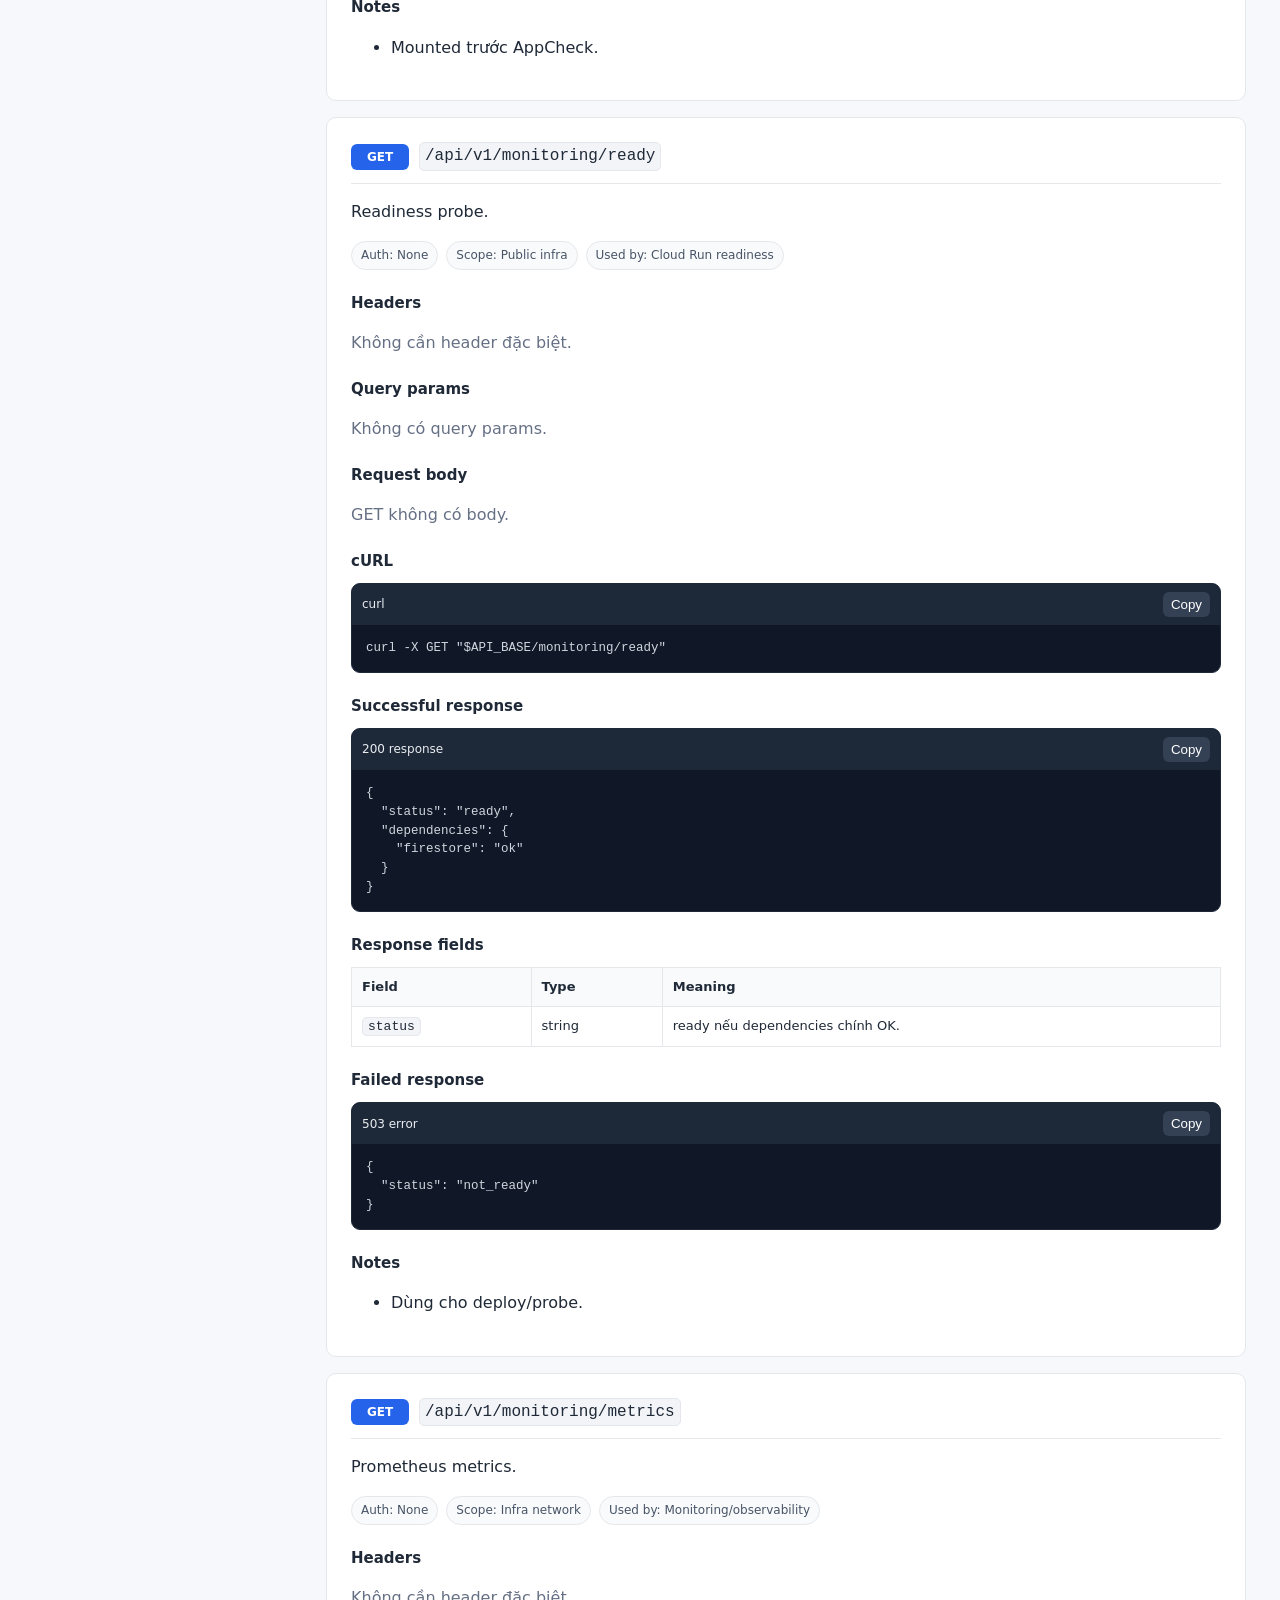
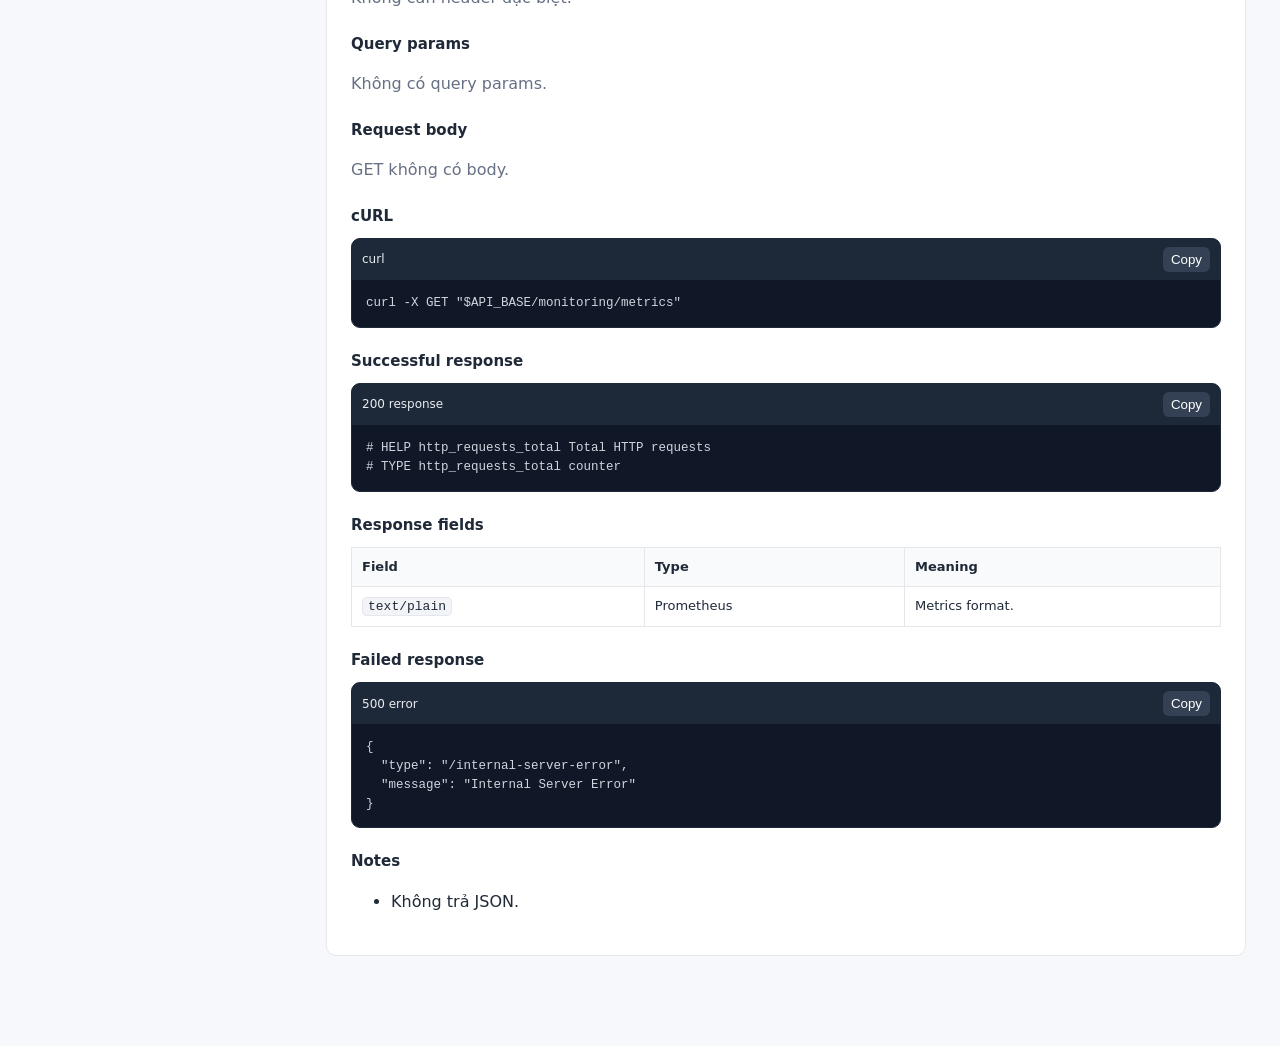
<file: pages/notifications-monitoring.html>
<!doctype html>
<html lang="vi">
  <head>
    <meta charset="utf-8" />
    <meta name="viewport" content="width=device-width, initial-scale=1" />
    <title>Notifications &amp; Monitoring API - Timmo API</title>
    <link rel="stylesheet" href="../assets/styles.css" />
  </head>
  <body>
    <div class="shell">
      <aside class="sidebar">
        <a class="brand" href="../index.html"
          ><span class="logo">T</span
          ><span
            ><strong>Timmo API v1</strong
            ><small>Nail Salon Management System</small></span
          ></a
        ><input class="search" data-search placeholder="Tìm trong trang..." />
        <nav>
          <a class="nav-link" href="../index.html">Tổng quan</a
          ><a class="nav-link" href="../pages/auth.html">Auth</a
          ><a class="nav-link" href="../pages/account.html">Account</a
          ><a class="nav-link" href="../pages/shop-branch.html">Branch</a
          ><a class="nav-link" href="../pages/shop-service.html">Service</a
          ><a class="nav-link" href="../pages/employee.html">Employee</a
          ><a class="nav-link" href="../pages/attendance.html">Attendance</a
          ><a class="nav-link" href="../pages/settlement.html">Settlement</a
          ><a class="nav-link" href="../pages/reports-salary.html"
            >Reports &amp; Salary</a
          ><a
            class="nav-link active"
            href="../pages/notifications-monitoring.html"
            >Notifications &amp; Monitoring</a
          ><a class="nav-link" href="../pages/schemas-errors.html"
            >Schemas &amp; Errors</a
          >
        </nav>
      </aside>
      <main class="content">
        <header class="page-head">
          <p class="eyebrow">API Documentation</p>
          <h1>Notifications &amp; Monitoring API</h1>
          <p>Notification feed và monitoring probes/metrics.</p>
        </header>
        <section class="card">
          <h2>Endpoints</h2>
          <div class="endpoint-list">
            <a href="#get-notifications"
              ><span class="method get">GET</span
              ><code>/api/v1/notifications</code></a
            ><a href="#get-monitoring-health"
              ><span class="method get">GET</span
              ><code>/api/v1/monitoring/health</code></a
            ><a href="#get-monitoring-ready"
              ><span class="method get">GET</span
              ><code>/api/v1/monitoring/ready</code></a
            ><a href="#get-monitoring-metrics"
              ><span class="method get">GET</span
              ><code>/api/v1/monitoring/metrics</code></a
            >
          </div>
        </section>
        <article class="endpoint" id="get-notifications">
          <div class="endpoint-title">
            <span class="method get">GET</span
            ><code>/api/v1/notifications</code>
          </div>
          <p>Notification feed cho user hiện tại.</p>
          <div class="meta-row">
            <span>Auth: Backend access token</span
            ><span>Scope: owner|employee</span
            ><span>Used by: Notifications pages</span>
          </div>
          <h4>Headers</h4>
          <table>
            <thead>
              <tr>
                <th>Field</th>
                <th>Type</th>
                <th>Required</th>
                <th>Rule</th>
                <th>Example</th>
              </tr>
            </thead>
            <tbody>
              <tr>
                <td><code>Authorization</code></td>
                <td>string</td>
                <td>Yes</td>
                <td>Bearer accessToken sau signin/refresh-token.</td>
                <td><code>Bearer eyJ...</code></td>
              </tr>
              <tr>
                <td><code>X-Firebase-AppCheck</code></td>
                <td>string</td>
                <td>Prod</td>
                <td>Firebase App Check token. Monitoring không cần.</td>
                <td><code>eyJ...</code></td>
              </tr>
            </tbody>
          </table>
          <h4>Query params</h4>
          <p class="muted">Không có query params.</p>
          <h4>Request body</h4>
          <p class="muted">GET không có body.</p>

          <h4>cURL</h4>
          <div class="codebox">
            <div class="codebar">
              <span>curl</span><button class="copy">Copy</button>
            </div>
            <pre><code>curl -X GET &quot;$API_BASE/notifications&quot; \
  -H &quot;Authorization: Bearer eyJ...&quot; \
  -H &quot;X-Firebase-AppCheck: $APP_CHECK_TOKEN&quot;</code></pre>
          </div>
          <h4>Successful response</h4>
          <div class="codebox">
            <div class="codebar">
              <span>200 response</span><button class="copy">Copy</button>
            </div>
            <pre><code>{
  &quot;items&quot;: [
    {
      &quot;id&quot;: &quot;noti_1&quot;,
      &quot;type&quot;: &quot;correction_request&quot;,
      &quot;title&quot;: &quot;Yêu cầu sửa chấm công&quot;,
      &quot;read&quot;: false,
      &quot;createdAt&quot;: 1780000000000
    }
  ]
}</code></pre>
          </div>
          <h4>Response fields</h4>
          <table>
            <thead>
              <tr>
                <th>Field</th>
                <th>Type</th>
                <th>Meaning</th>
              </tr>
            </thead>
            <tbody>
              <tr>
                <td><code>items[]</code></td>
                <td>Notification[]</td>
                <td>Feed notifications.</td>
              </tr>
            </tbody>
          </table>
          <h4>Failed response</h4>
          <div class="codebox">
            <div class="codebar">
              <span>401 error</span><button class="copy">Copy</button>
            </div>
            <pre><code>{
  &quot;type&quot;: &quot;/auth/invalid-token&quot;,
  &quot;message&quot;: &quot;Invalid authorization token&quot;
}</code></pre>
          </div>
          <h4>Notes</h4>
          <ul>
            <li>Read-only feed hiện tại.</li>
          </ul>
        </article>
        <article class="endpoint" id="get-monitoring-health">
          <div class="endpoint-title">
            <span class="method get">GET</span
            ><code>/api/v1/monitoring/health</code>
          </div>
          <p>Liveness probe.</p>
          <div class="meta-row">
            <span>Auth: None</span><span>Scope: Public infra</span
            ><span>Used by: Cloud Run health</span>
          </div>
          <h4>Headers</h4>
          <p class="muted">Không cần header đặc biệt.</p>
          <h4>Query params</h4>
          <p class="muted">Không có query params.</p>
          <h4>Request body</h4>
          <p class="muted">GET không có body.</p>

          <h4>cURL</h4>
          <div class="codebox">
            <div class="codebar">
              <span>curl</span><button class="copy">Copy</button>
            </div>
            <pre><code>curl -X GET &quot;$API_BASE/monitoring/health&quot;</code></pre>
          </div>
          <h4>Successful response</h4>
          <div class="codebox">
            <div class="codebar">
              <span>200 response</span><button class="copy">Copy</button>
            </div>
            <pre><code>{
  &quot;status&quot;: &quot;ok&quot;,
  &quot;service&quot;: &quot;nail-salon-backend&quot;
}</code></pre>
          </div>
          <h4>Response fields</h4>
          <table>
            <thead>
              <tr>
                <th>Field</th>
                <th>Type</th>
                <th>Meaning</th>
              </tr>
            </thead>
            <tbody>
              <tr>
                <td><code>status</code></td>
                <td>string</td>
                <td>ok nếu process live.</td>
              </tr>
            </tbody>
          </table>
          <h4>Failed response</h4>
          <div class="codebox">
            <div class="codebar">
              <span>500 error</span><button class="copy">Copy</button>
            </div>
            <pre><code>{
  &quot;type&quot;: &quot;/internal-server-error&quot;,
  &quot;message&quot;: &quot;Internal Server Error&quot;
}</code></pre>
          </div>
          <h4>Notes</h4>
          <ul>
            <li>Mounted trước AppCheck.</li>
          </ul>
        </article>
        <article class="endpoint" id="get-monitoring-ready">
          <div class="endpoint-title">
            <span class="method get">GET</span
            ><code>/api/v1/monitoring/ready</code>
          </div>
          <p>Readiness probe.</p>
          <div class="meta-row">
            <span>Auth: None</span><span>Scope: Public infra</span
            ><span>Used by: Cloud Run readiness</span>
          </div>
          <h4>Headers</h4>
          <p class="muted">Không cần header đặc biệt.</p>
          <h4>Query params</h4>
          <p class="muted">Không có query params.</p>
          <h4>Request body</h4>
          <p class="muted">GET không có body.</p>

          <h4>cURL</h4>
          <div class="codebox">
            <div class="codebar">
              <span>curl</span><button class="copy">Copy</button>
            </div>
            <pre><code>curl -X GET &quot;$API_BASE/monitoring/ready&quot;</code></pre>
          </div>
          <h4>Successful response</h4>
          <div class="codebox">
            <div class="codebar">
              <span>200 response</span><button class="copy">Copy</button>
            </div>
            <pre><code>{
  &quot;status&quot;: &quot;ready&quot;,
  &quot;dependencies&quot;: {
    &quot;firestore&quot;: &quot;ok&quot;
  }
}</code></pre>
          </div>
          <h4>Response fields</h4>
          <table>
            <thead>
              <tr>
                <th>Field</th>
                <th>Type</th>
                <th>Meaning</th>
              </tr>
            </thead>
            <tbody>
              <tr>
                <td><code>status</code></td>
                <td>string</td>
                <td>ready nếu dependencies chính OK.</td>
              </tr>
            </tbody>
          </table>
          <h4>Failed response</h4>
          <div class="codebox">
            <div class="codebar">
              <span>503 error</span><button class="copy">Copy</button>
            </div>
            <pre><code>{
  &quot;status&quot;: &quot;not_ready&quot;
}</code></pre>
          </div>
          <h4>Notes</h4>
          <ul>
            <li>Dùng cho deploy/probe.</li>
          </ul>
        </article>
        <article class="endpoint" id="get-monitoring-metrics">
          <div class="endpoint-title">
            <span class="method get">GET</span
            ><code>/api/v1/monitoring/metrics</code>
          </div>
          <p>Prometheus metrics.</p>
          <div class="meta-row">
            <span>Auth: None</span><span>Scope: Infra network</span
            ><span>Used by: Monitoring/observability</span>
          </div>
          <h4>Headers</h4>
          <p class="muted">Không cần header đặc biệt.</p>
          <h4>Query params</h4>
          <p class="muted">Không có query params.</p>
          <h4>Request body</h4>
          <p class="muted">GET không có body.</p>

          <h4>cURL</h4>
          <div class="codebox">
            <div class="codebar">
              <span>curl</span><button class="copy">Copy</button>
            </div>
            <pre><code>curl -X GET &quot;$API_BASE/monitoring/metrics&quot;</code></pre>
          </div>
          <h4>Successful response</h4>
          <div class="codebox">
            <div class="codebar">
              <span>200 response</span><button class="copy">Copy</button>
            </div>
            <pre><code># HELP http_requests_total Total HTTP requests
# TYPE http_requests_total counter</code></pre>
          </div>
          <h4>Response fields</h4>
          <table>
            <thead>
              <tr>
                <th>Field</th>
                <th>Type</th>
                <th>Meaning</th>
              </tr>
            </thead>
            <tbody>
              <tr>
                <td><code>text/plain</code></td>
                <td>Prometheus</td>
                <td>Metrics format.</td>
              </tr>
            </tbody>
          </table>
          <h4>Failed response</h4>
          <div class="codebox">
            <div class="codebar">
              <span>500 error</span><button class="copy">Copy</button>
            </div>
            <pre><code>{
  &quot;type&quot;: &quot;/internal-server-error&quot;,
  &quot;message&quot;: &quot;Internal Server Error&quot;
}</code></pre>
          </div>
          <h4>Notes</h4>
          <ul>
            <li>Không trả JSON.</li>
          </ul>
        </article>
      </main>
    </div>
    <script src="../assets/app.js"></script>
  </body>
</html>
</file>
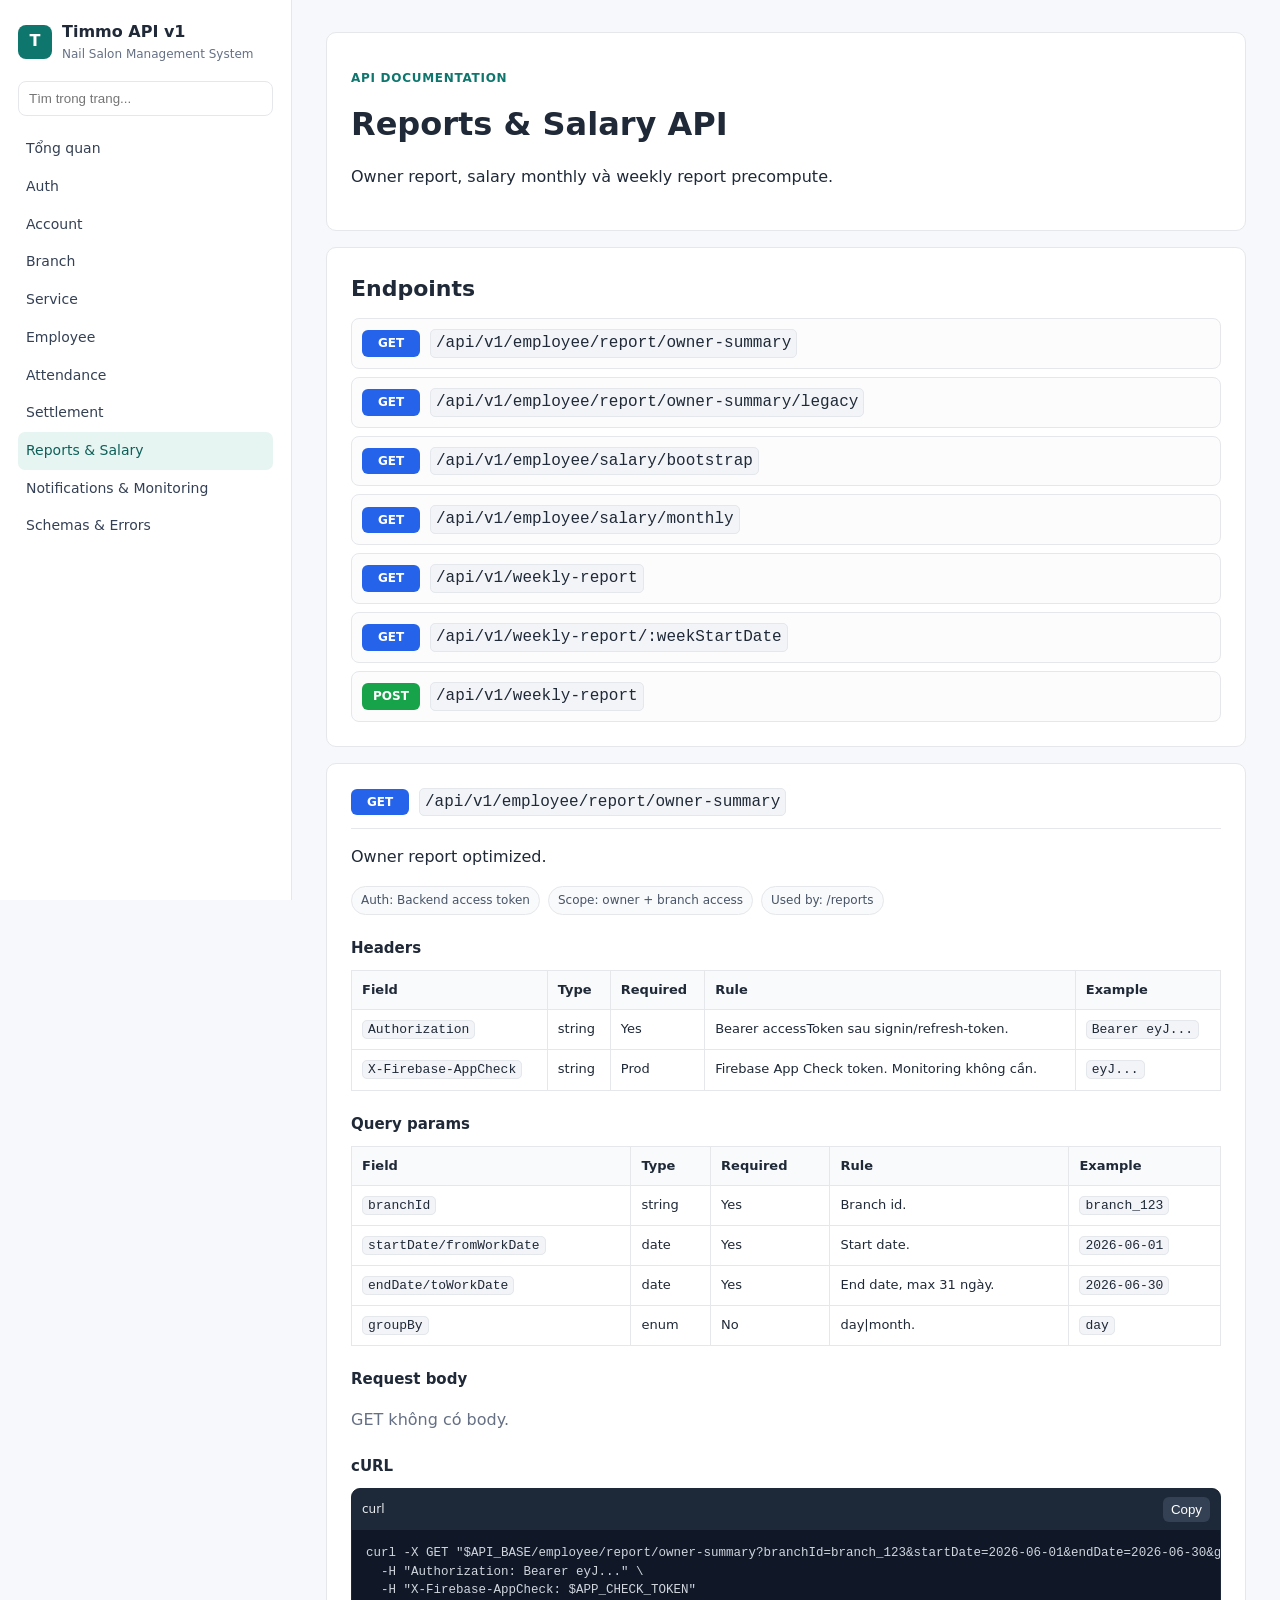
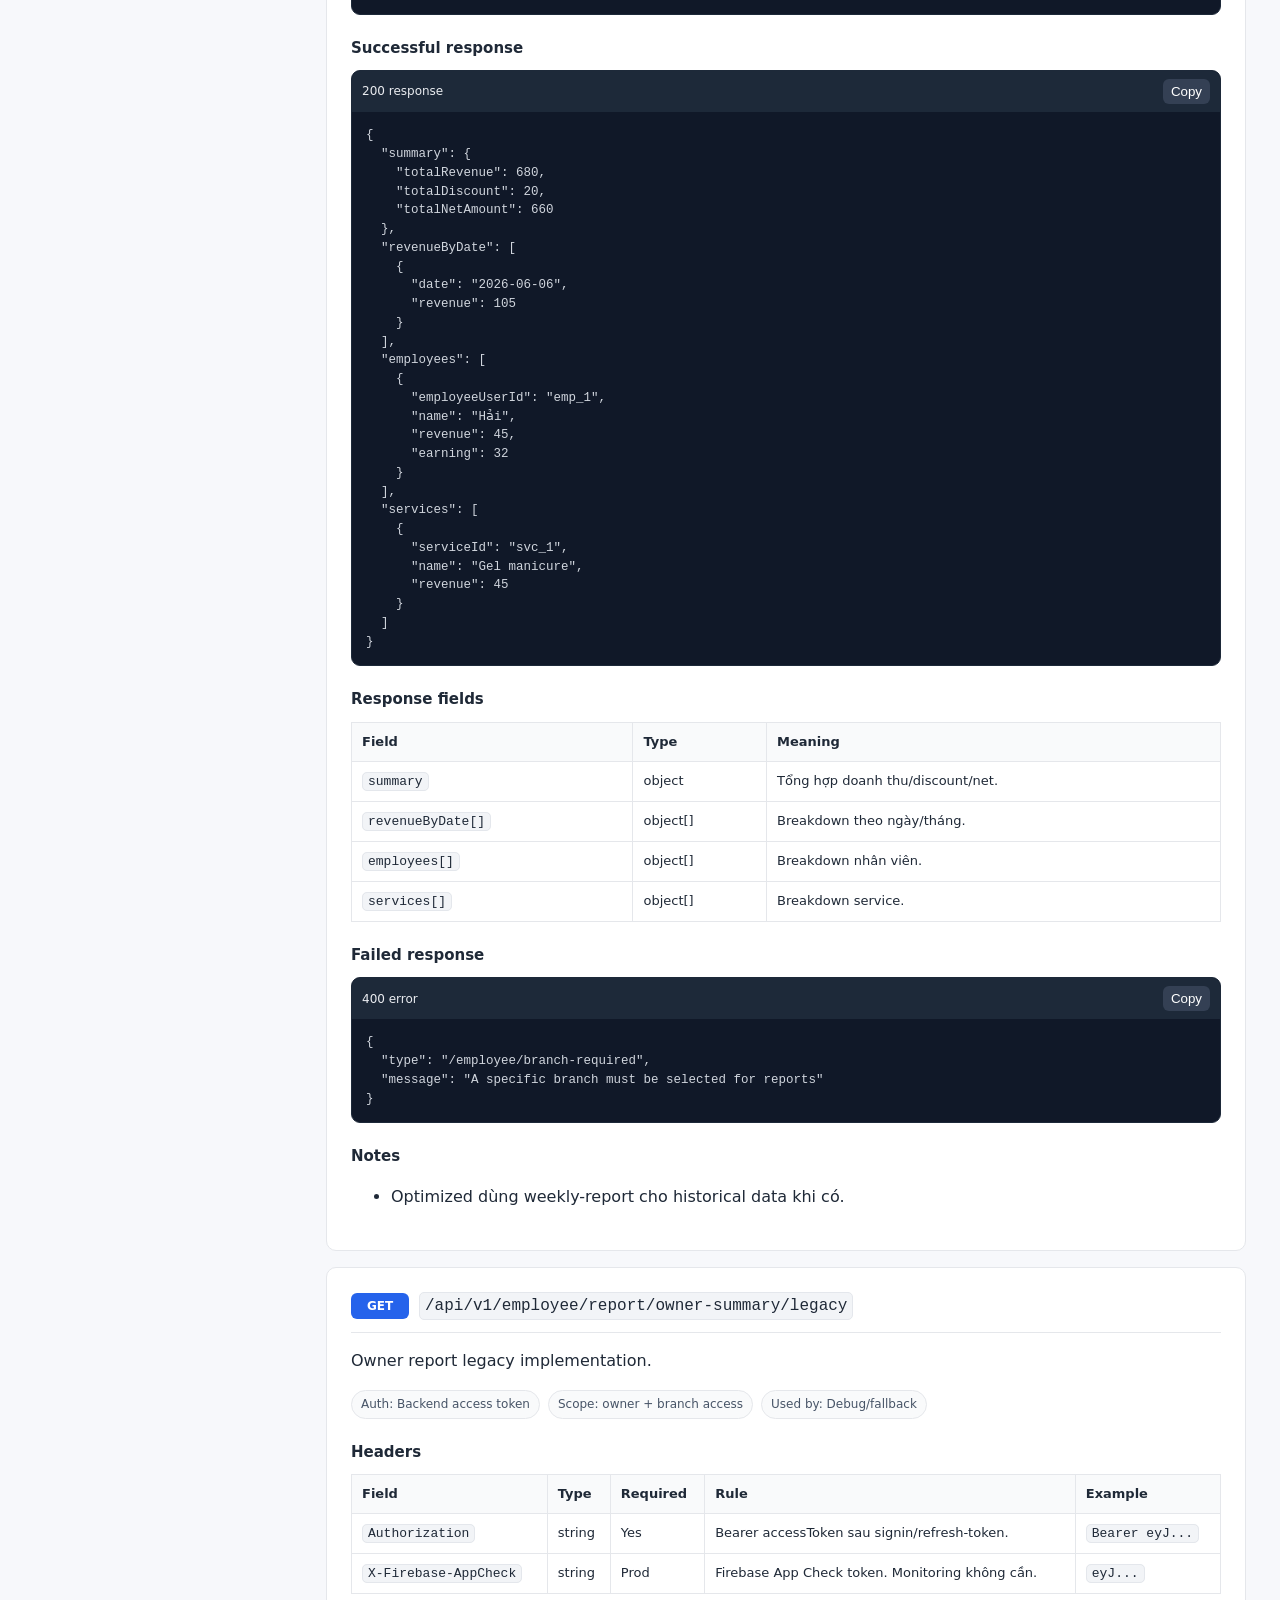
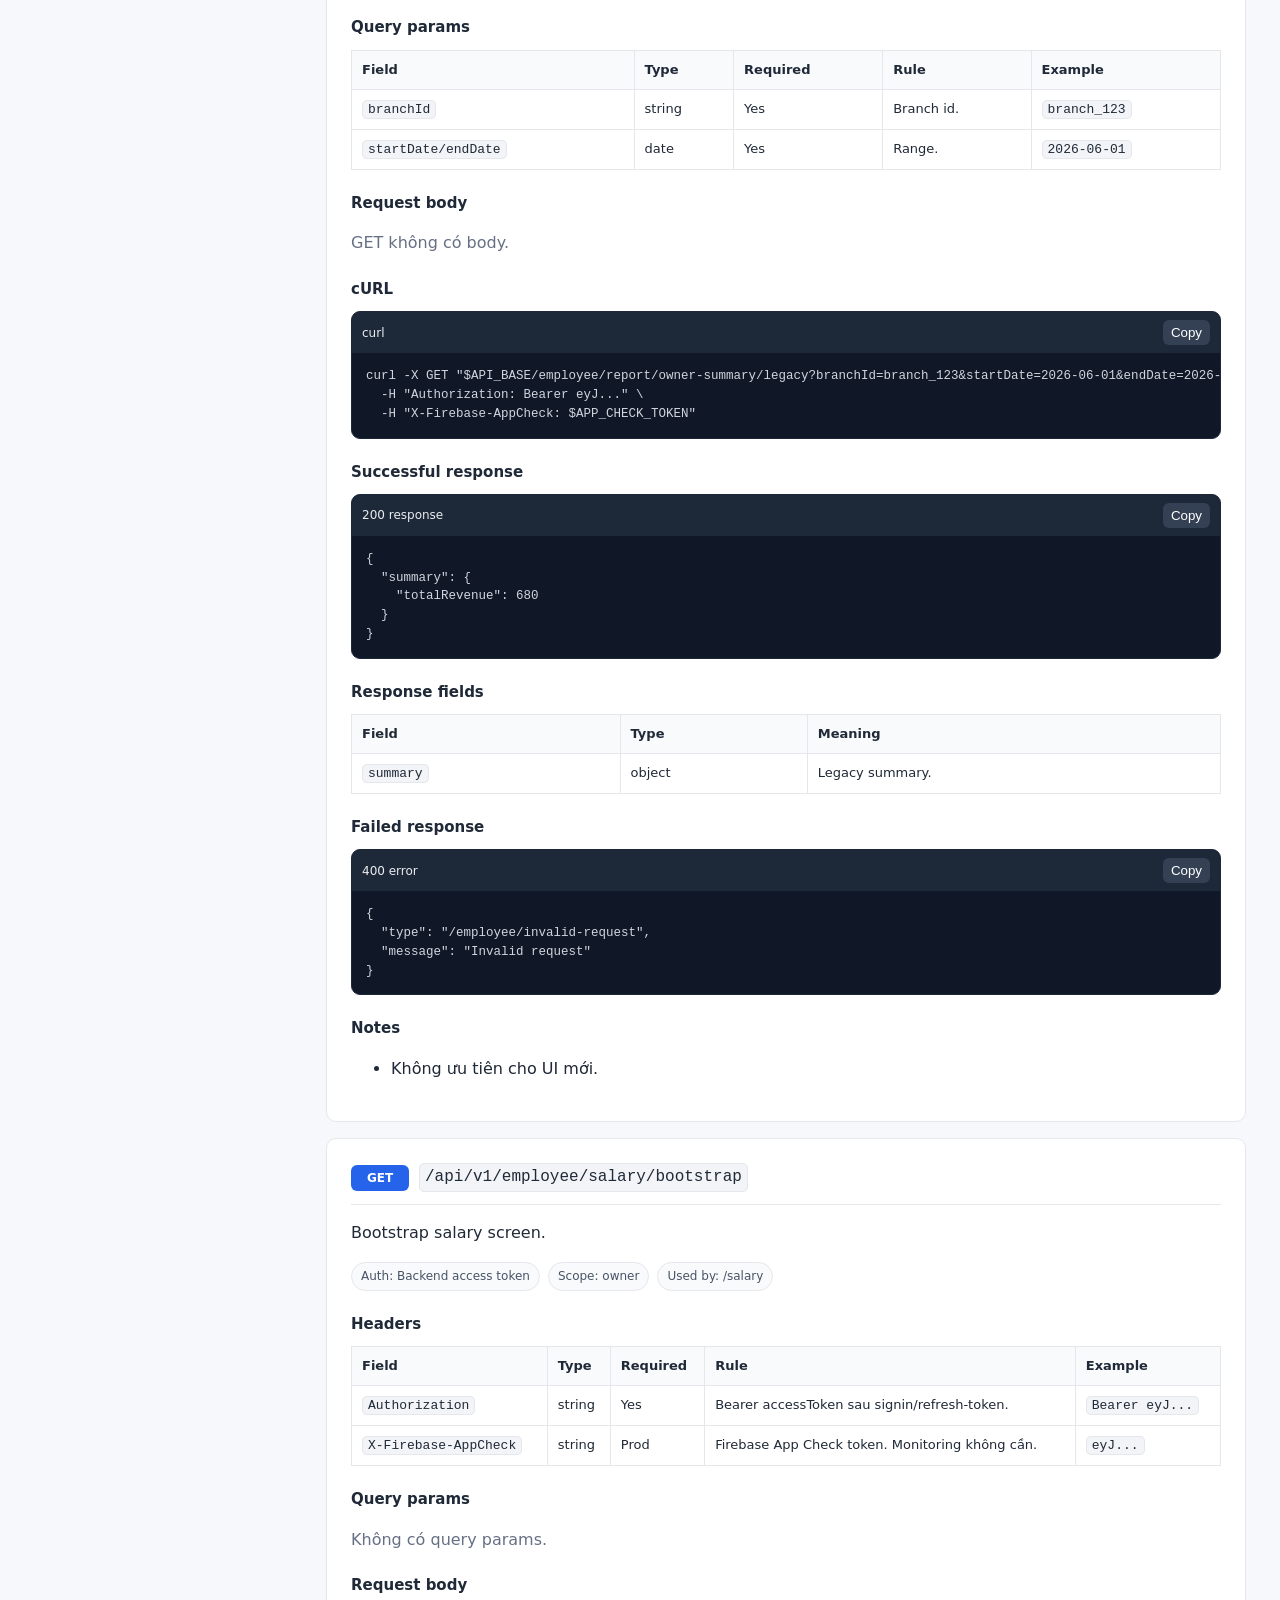
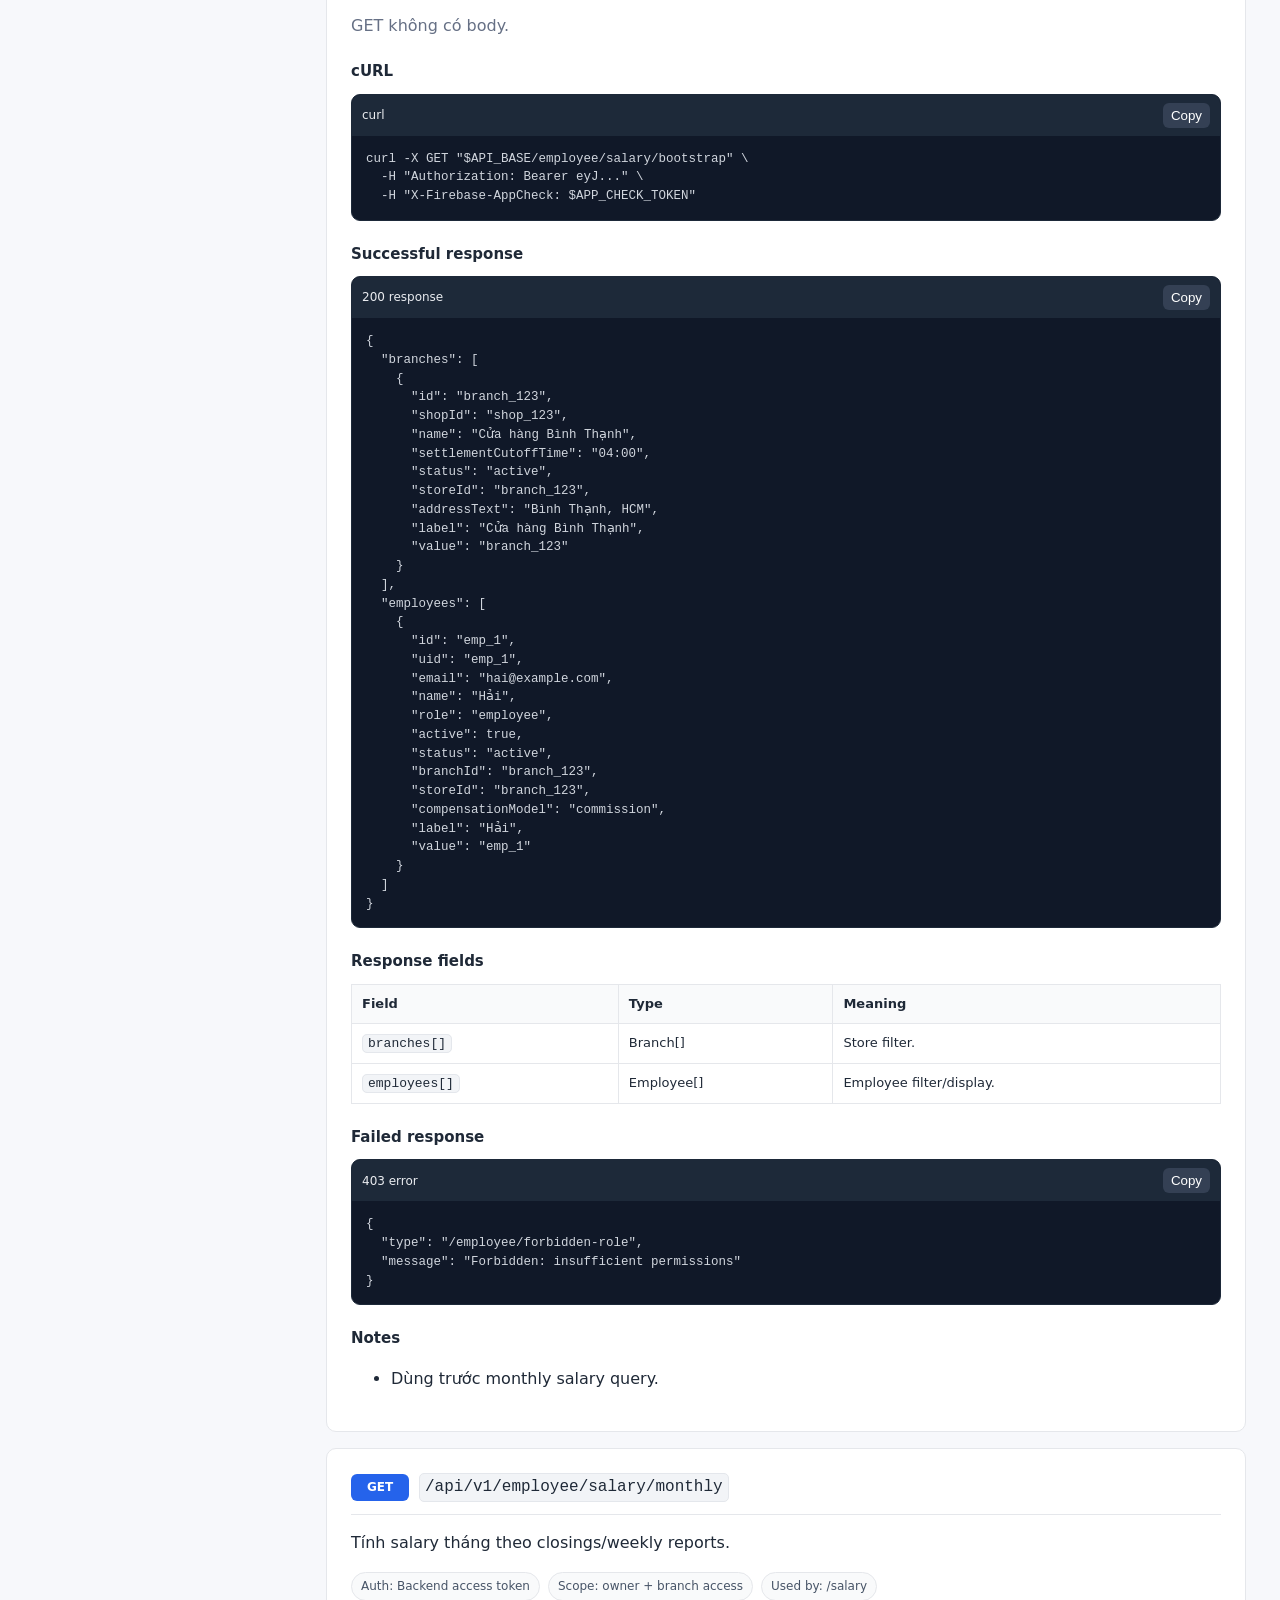
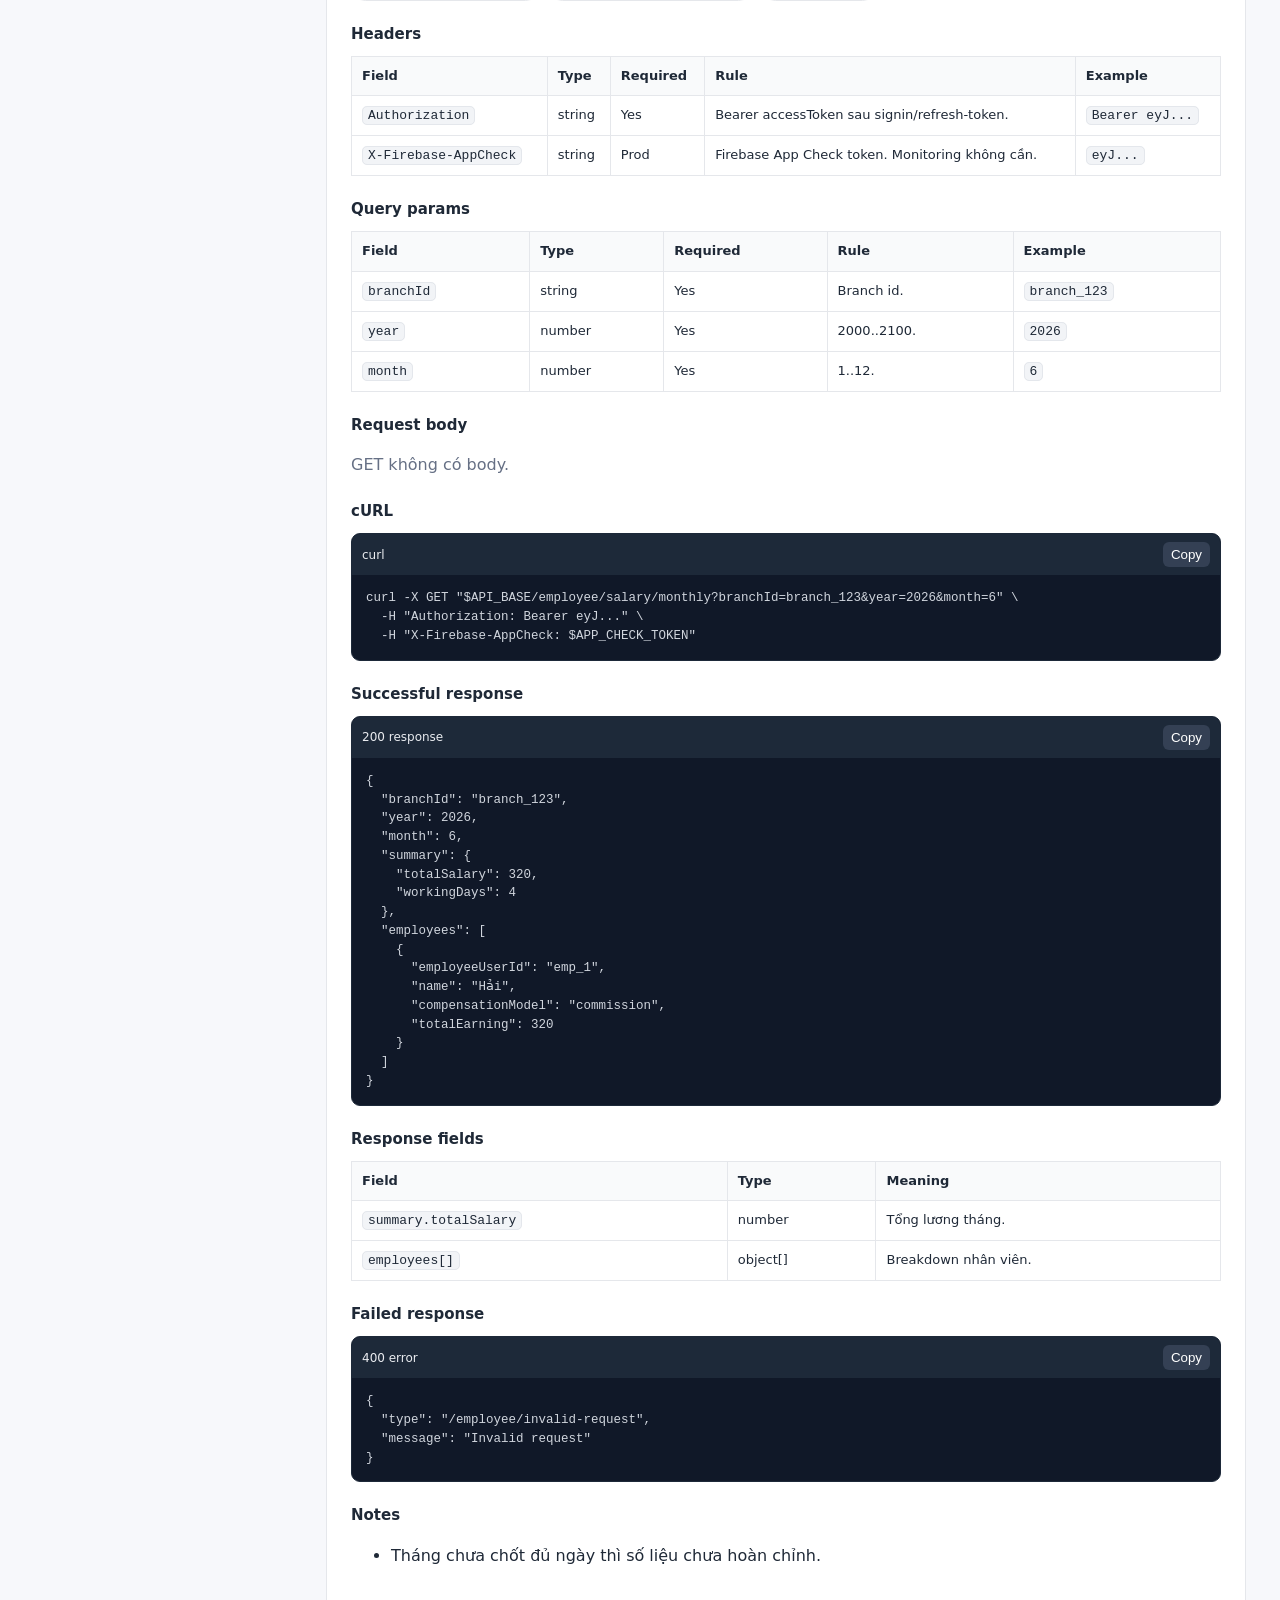
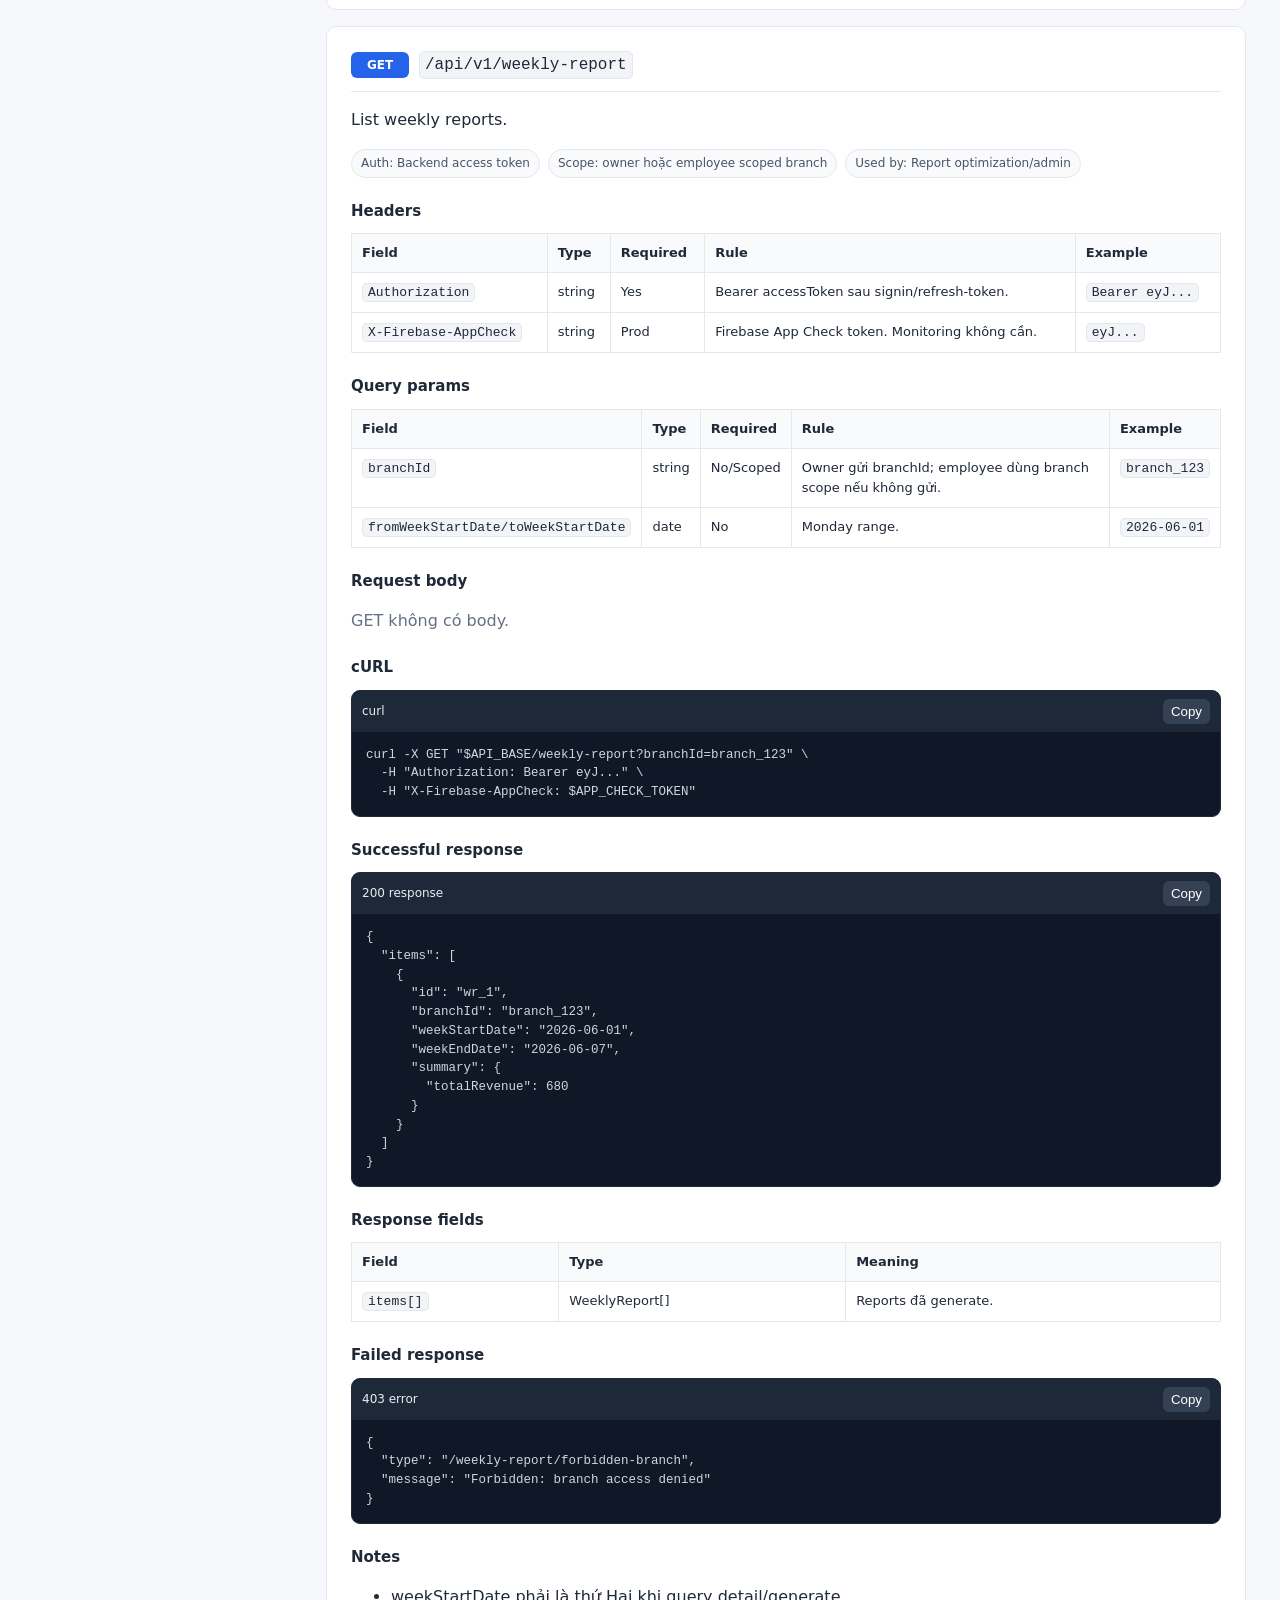
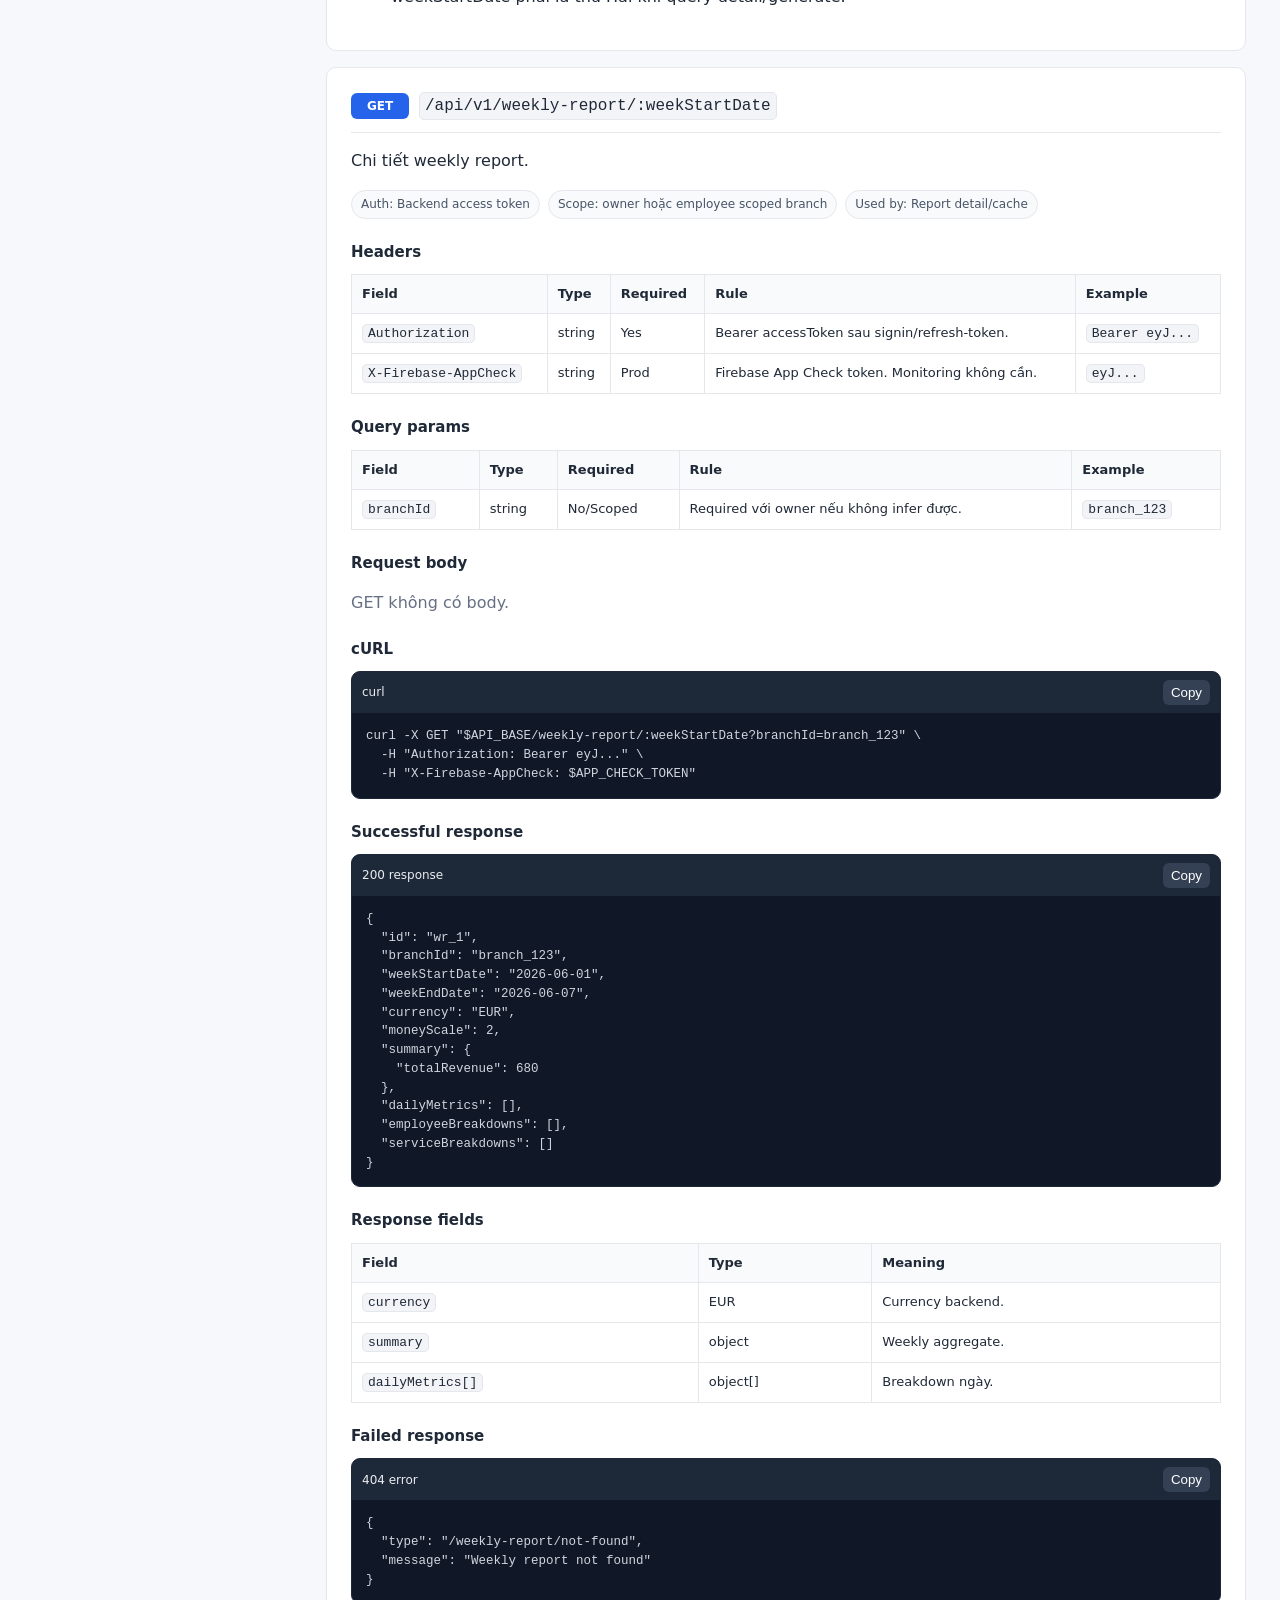
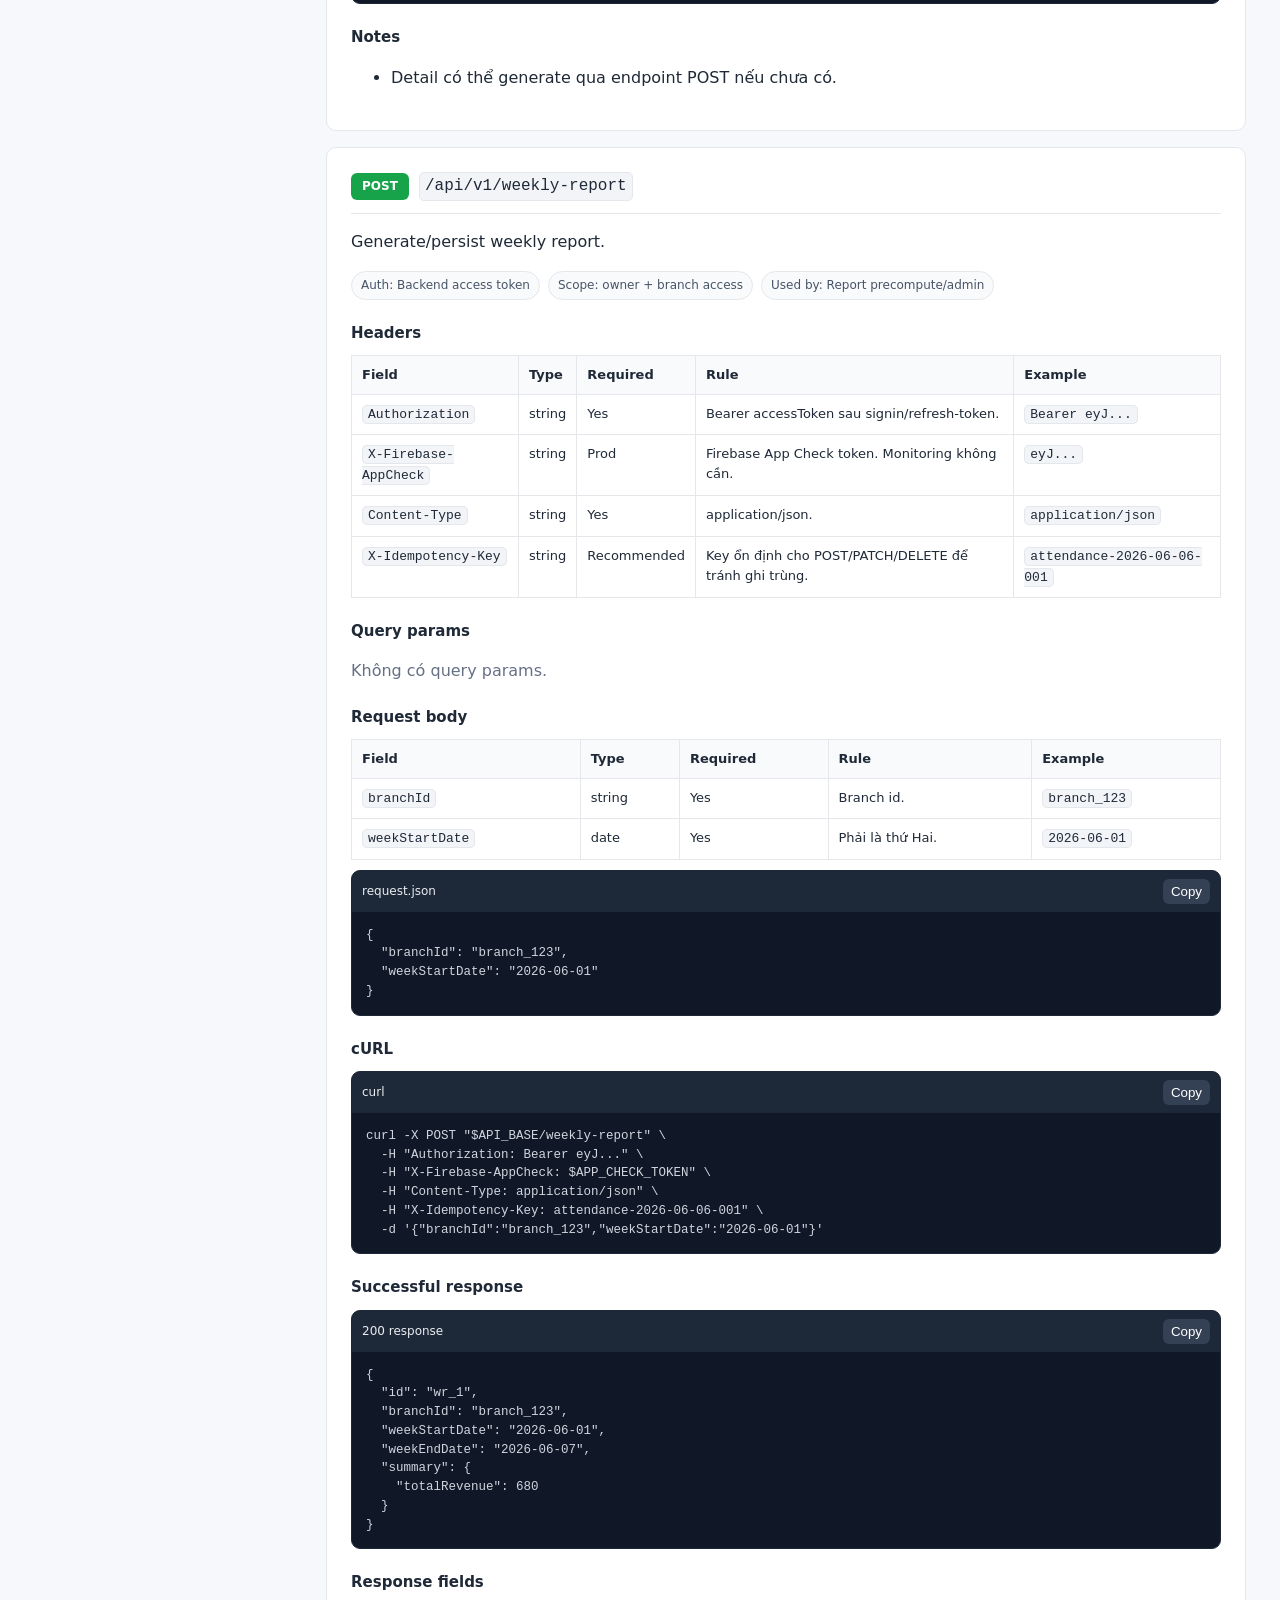
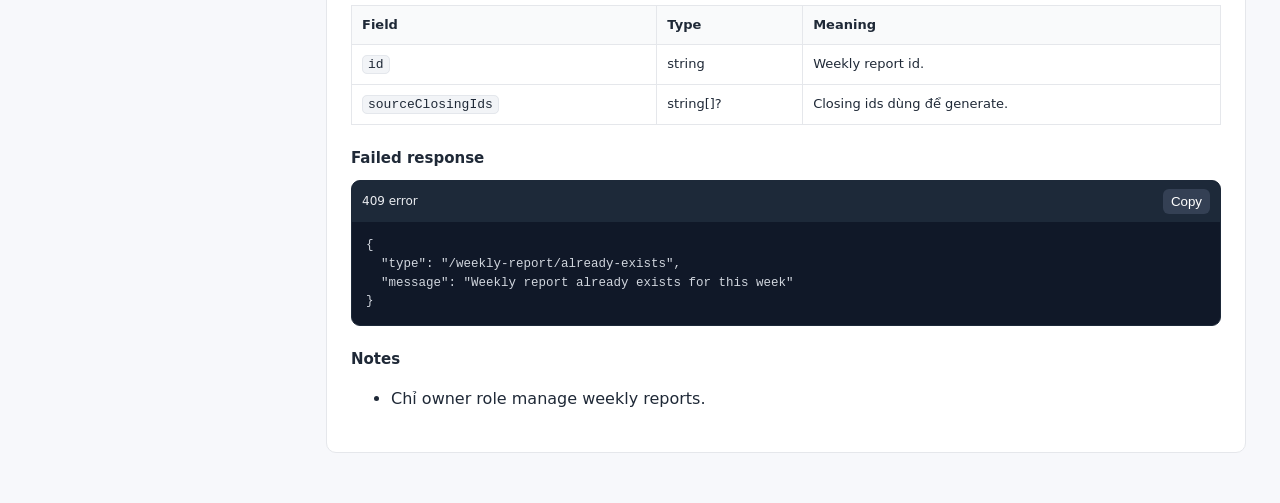
<file: pages/reports-salary.html>
<!doctype html>
<html lang="vi">
  <head>
    <meta charset="utf-8" />
    <meta name="viewport" content="width=device-width, initial-scale=1" />
    <title>Reports &amp; Salary API - Timmo API</title>
    <link rel="stylesheet" href="../assets/styles.css" />
  </head>
  <body>
    <div class="shell">
      <aside class="sidebar">
        <a class="brand" href="../index.html"
          ><span class="logo">T</span
          ><span
            ><strong>Timmo API v1</strong
            ><small>Nail Salon Management System</small></span
          ></a
        ><input class="search" data-search placeholder="Tìm trong trang..." />
        <nav>
          <a class="nav-link" href="../index.html">Tổng quan</a
          ><a class="nav-link" href="../pages/auth.html">Auth</a
          ><a class="nav-link" href="../pages/account.html">Account</a
          ><a class="nav-link" href="../pages/shop-branch.html">Branch</a
          ><a class="nav-link" href="../pages/shop-service.html">Service</a
          ><a class="nav-link" href="../pages/employee.html">Employee</a
          ><a class="nav-link" href="../pages/attendance.html">Attendance</a
          ><a class="nav-link" href="../pages/settlement.html">Settlement</a
          ><a class="nav-link active" href="../pages/reports-salary.html"
            >Reports &amp; Salary</a
          ><a class="nav-link" href="../pages/notifications-monitoring.html"
            >Notifications &amp; Monitoring</a
          ><a class="nav-link" href="../pages/schemas-errors.html"
            >Schemas &amp; Errors</a
          >
        </nav>
      </aside>
      <main class="content">
        <header class="page-head">
          <p class="eyebrow">API Documentation</p>
          <h1>Reports &amp; Salary API</h1>
          <p>Owner report, salary monthly và weekly report precompute.</p>
        </header>
        <section class="card">
          <h2>Endpoints</h2>
          <div class="endpoint-list">
            <a href="#get-employee-report-owner-summary"
              ><span class="method get">GET</span
              ><code>/api/v1/employee/report/owner-summary</code></a
            ><a href="#get-employee-report-owner-summary-legacy"
              ><span class="method get">GET</span
              ><code>/api/v1/employee/report/owner-summary/legacy</code></a
            ><a href="#get-employee-salary-bootstrap"
              ><span class="method get">GET</span
              ><code>/api/v1/employee/salary/bootstrap</code></a
            ><a href="#get-employee-salary-monthly"
              ><span class="method get">GET</span
              ><code>/api/v1/employee/salary/monthly</code></a
            ><a href="#get-weekly-report"
              ><span class="method get">GET</span
              ><code>/api/v1/weekly-report</code></a
            ><a href="#get-weekly-report-weekstartdate"
              ><span class="method get">GET</span
              ><code>/api/v1/weekly-report/:weekStartDate</code></a
            ><a href="#post-weekly-report"
              ><span class="method post">POST</span
              ><code>/api/v1/weekly-report</code></a
            >
          </div>
        </section>
        <article class="endpoint" id="get-employee-report-owner-summary">
          <div class="endpoint-title">
            <span class="method get">GET</span
            ><code>/api/v1/employee/report/owner-summary</code>
          </div>
          <p>Owner report optimized.</p>
          <div class="meta-row">
            <span>Auth: Backend access token</span
            ><span>Scope: owner + branch access</span
            ><span>Used by: /reports</span>
          </div>
          <h4>Headers</h4>
          <table>
            <thead>
              <tr>
                <th>Field</th>
                <th>Type</th>
                <th>Required</th>
                <th>Rule</th>
                <th>Example</th>
              </tr>
            </thead>
            <tbody>
              <tr>
                <td><code>Authorization</code></td>
                <td>string</td>
                <td>Yes</td>
                <td>Bearer accessToken sau signin/refresh-token.</td>
                <td><code>Bearer eyJ...</code></td>
              </tr>
              <tr>
                <td><code>X-Firebase-AppCheck</code></td>
                <td>string</td>
                <td>Prod</td>
                <td>Firebase App Check token. Monitoring không cần.</td>
                <td><code>eyJ...</code></td>
              </tr>
            </tbody>
          </table>
          <h4>Query params</h4>
          <table>
            <thead>
              <tr>
                <th>Field</th>
                <th>Type</th>
                <th>Required</th>
                <th>Rule</th>
                <th>Example</th>
              </tr>
            </thead>
            <tbody>
              <tr>
                <td><code>branchId</code></td>
                <td>string</td>
                <td>Yes</td>
                <td>Branch id.</td>
                <td><code>branch_123</code></td>
              </tr>
              <tr>
                <td><code>startDate/fromWorkDate</code></td>
                <td>date</td>
                <td>Yes</td>
                <td>Start date.</td>
                <td><code>2026-06-01</code></td>
              </tr>
              <tr>
                <td><code>endDate/toWorkDate</code></td>
                <td>date</td>
                <td>Yes</td>
                <td>End date, max 31 ngày.</td>
                <td><code>2026-06-30</code></td>
              </tr>
              <tr>
                <td><code>groupBy</code></td>
                <td>enum</td>
                <td>No</td>
                <td>day|month.</td>
                <td><code>day</code></td>
              </tr>
            </tbody>
          </table>
          <h4>Request body</h4>
          <p class="muted">GET không có body.</p>

          <h4>cURL</h4>
          <div class="codebox">
            <div class="codebar">
              <span>curl</span><button class="copy">Copy</button>
            </div>
            <pre><code>curl -X GET &quot;$API_BASE/employee/report/owner-summary?branchId=branch_123&amp;startDate=2026-06-01&amp;endDate=2026-06-30&amp;groupBy=day&quot; \
  -H &quot;Authorization: Bearer eyJ...&quot; \
  -H &quot;X-Firebase-AppCheck: $APP_CHECK_TOKEN&quot;</code></pre>
          </div>
          <h4>Successful response</h4>
          <div class="codebox">
            <div class="codebar">
              <span>200 response</span><button class="copy">Copy</button>
            </div>
            <pre><code>{
  &quot;summary&quot;: {
    &quot;totalRevenue&quot;: 680,
    &quot;totalDiscount&quot;: 20,
    &quot;totalNetAmount&quot;: 660
  },
  &quot;revenueByDate&quot;: [
    {
      &quot;date&quot;: &quot;2026-06-06&quot;,
      &quot;revenue&quot;: 105
    }
  ],
  &quot;employees&quot;: [
    {
      &quot;employeeUserId&quot;: &quot;emp_1&quot;,
      &quot;name&quot;: &quot;Hải&quot;,
      &quot;revenue&quot;: 45,
      &quot;earning&quot;: 32
    }
  ],
  &quot;services&quot;: [
    {
      &quot;serviceId&quot;: &quot;svc_1&quot;,
      &quot;name&quot;: &quot;Gel manicure&quot;,
      &quot;revenue&quot;: 45
    }
  ]
}</code></pre>
          </div>
          <h4>Response fields</h4>
          <table>
            <thead>
              <tr>
                <th>Field</th>
                <th>Type</th>
                <th>Meaning</th>
              </tr>
            </thead>
            <tbody>
              <tr>
                <td><code>summary</code></td>
                <td>object</td>
                <td>Tổng hợp doanh thu/discount/net.</td>
              </tr>
              <tr>
                <td><code>revenueByDate[]</code></td>
                <td>object[]</td>
                <td>Breakdown theo ngày/tháng.</td>
              </tr>
              <tr>
                <td><code>employees[]</code></td>
                <td>object[]</td>
                <td>Breakdown nhân viên.</td>
              </tr>
              <tr>
                <td><code>services[]</code></td>
                <td>object[]</td>
                <td>Breakdown service.</td>
              </tr>
            </tbody>
          </table>
          <h4>Failed response</h4>
          <div class="codebox">
            <div class="codebar">
              <span>400 error</span><button class="copy">Copy</button>
            </div>
            <pre><code>{
  &quot;type&quot;: &quot;/employee/branch-required&quot;,
  &quot;message&quot;: &quot;A specific branch must be selected for reports&quot;
}</code></pre>
          </div>
          <h4>Notes</h4>
          <ul>
            <li>Optimized dùng weekly-report cho historical data khi có.</li>
          </ul>
        </article>
        <article class="endpoint" id="get-employee-report-owner-summary-legacy">
          <div class="endpoint-title">
            <span class="method get">GET</span
            ><code>/api/v1/employee/report/owner-summary/legacy</code>
          </div>
          <p>Owner report legacy implementation.</p>
          <div class="meta-row">
            <span>Auth: Backend access token</span
            ><span>Scope: owner + branch access</span
            ><span>Used by: Debug/fallback</span>
          </div>
          <h4>Headers</h4>
          <table>
            <thead>
              <tr>
                <th>Field</th>
                <th>Type</th>
                <th>Required</th>
                <th>Rule</th>
                <th>Example</th>
              </tr>
            </thead>
            <tbody>
              <tr>
                <td><code>Authorization</code></td>
                <td>string</td>
                <td>Yes</td>
                <td>Bearer accessToken sau signin/refresh-token.</td>
                <td><code>Bearer eyJ...</code></td>
              </tr>
              <tr>
                <td><code>X-Firebase-AppCheck</code></td>
                <td>string</td>
                <td>Prod</td>
                <td>Firebase App Check token. Monitoring không cần.</td>
                <td><code>eyJ...</code></td>
              </tr>
            </tbody>
          </table>
          <h4>Query params</h4>
          <table>
            <thead>
              <tr>
                <th>Field</th>
                <th>Type</th>
                <th>Required</th>
                <th>Rule</th>
                <th>Example</th>
              </tr>
            </thead>
            <tbody>
              <tr>
                <td><code>branchId</code></td>
                <td>string</td>
                <td>Yes</td>
                <td>Branch id.</td>
                <td><code>branch_123</code></td>
              </tr>
              <tr>
                <td><code>startDate/endDate</code></td>
                <td>date</td>
                <td>Yes</td>
                <td>Range.</td>
                <td><code>2026-06-01</code></td>
              </tr>
            </tbody>
          </table>
          <h4>Request body</h4>
          <p class="muted">GET không có body.</p>

          <h4>cURL</h4>
          <div class="codebox">
            <div class="codebar">
              <span>curl</span><button class="copy">Copy</button>
            </div>
            <pre><code>curl -X GET &quot;$API_BASE/employee/report/owner-summary/legacy?branchId=branch_123&amp;startDate=2026-06-01&amp;endDate=2026-06-30&quot; \
  -H &quot;Authorization: Bearer eyJ...&quot; \
  -H &quot;X-Firebase-AppCheck: $APP_CHECK_TOKEN&quot;</code></pre>
          </div>
          <h4>Successful response</h4>
          <div class="codebox">
            <div class="codebar">
              <span>200 response</span><button class="copy">Copy</button>
            </div>
            <pre><code>{
  &quot;summary&quot;: {
    &quot;totalRevenue&quot;: 680
  }
}</code></pre>
          </div>
          <h4>Response fields</h4>
          <table>
            <thead>
              <tr>
                <th>Field</th>
                <th>Type</th>
                <th>Meaning</th>
              </tr>
            </thead>
            <tbody>
              <tr>
                <td><code>summary</code></td>
                <td>object</td>
                <td>Legacy summary.</td>
              </tr>
            </tbody>
          </table>
          <h4>Failed response</h4>
          <div class="codebox">
            <div class="codebar">
              <span>400 error</span><button class="copy">Copy</button>
            </div>
            <pre><code>{
  &quot;type&quot;: &quot;/employee/invalid-request&quot;,
  &quot;message&quot;: &quot;Invalid request&quot;
}</code></pre>
          </div>
          <h4>Notes</h4>
          <ul>
            <li>Không ưu tiên cho UI mới.</li>
          </ul>
        </article>
        <article class="endpoint" id="get-employee-salary-bootstrap">
          <div class="endpoint-title">
            <span class="method get">GET</span
            ><code>/api/v1/employee/salary/bootstrap</code>
          </div>
          <p>Bootstrap salary screen.</p>
          <div class="meta-row">
            <span>Auth: Backend access token</span><span>Scope: owner</span
            ><span>Used by: /salary</span>
          </div>
          <h4>Headers</h4>
          <table>
            <thead>
              <tr>
                <th>Field</th>
                <th>Type</th>
                <th>Required</th>
                <th>Rule</th>
                <th>Example</th>
              </tr>
            </thead>
            <tbody>
              <tr>
                <td><code>Authorization</code></td>
                <td>string</td>
                <td>Yes</td>
                <td>Bearer accessToken sau signin/refresh-token.</td>
                <td><code>Bearer eyJ...</code></td>
              </tr>
              <tr>
                <td><code>X-Firebase-AppCheck</code></td>
                <td>string</td>
                <td>Prod</td>
                <td>Firebase App Check token. Monitoring không cần.</td>
                <td><code>eyJ...</code></td>
              </tr>
            </tbody>
          </table>
          <h4>Query params</h4>
          <p class="muted">Không có query params.</p>
          <h4>Request body</h4>
          <p class="muted">GET không có body.</p>

          <h4>cURL</h4>
          <div class="codebox">
            <div class="codebar">
              <span>curl</span><button class="copy">Copy</button>
            </div>
            <pre><code>curl -X GET &quot;$API_BASE/employee/salary/bootstrap&quot; \
  -H &quot;Authorization: Bearer eyJ...&quot; \
  -H &quot;X-Firebase-AppCheck: $APP_CHECK_TOKEN&quot;</code></pre>
          </div>
          <h4>Successful response</h4>
          <div class="codebox">
            <div class="codebar">
              <span>200 response</span><button class="copy">Copy</button>
            </div>
            <pre><code>{
  &quot;branches&quot;: [
    {
      &quot;id&quot;: &quot;branch_123&quot;,
      &quot;shopId&quot;: &quot;shop_123&quot;,
      &quot;name&quot;: &quot;Cửa hàng Bình Thạnh&quot;,
      &quot;settlementCutoffTime&quot;: &quot;04:00&quot;,
      &quot;status&quot;: &quot;active&quot;,
      &quot;storeId&quot;: &quot;branch_123&quot;,
      &quot;addressText&quot;: &quot;Bình Thạnh, HCM&quot;,
      &quot;label&quot;: &quot;Cửa hàng Bình Thạnh&quot;,
      &quot;value&quot;: &quot;branch_123&quot;
    }
  ],
  &quot;employees&quot;: [
    {
      &quot;id&quot;: &quot;emp_1&quot;,
      &quot;uid&quot;: &quot;emp_1&quot;,
      &quot;email&quot;: &quot;hai@example.com&quot;,
      &quot;name&quot;: &quot;Hải&quot;,
      &quot;role&quot;: &quot;employee&quot;,
      &quot;active&quot;: true,
      &quot;status&quot;: &quot;active&quot;,
      &quot;branchId&quot;: &quot;branch_123&quot;,
      &quot;storeId&quot;: &quot;branch_123&quot;,
      &quot;compensationModel&quot;: &quot;commission&quot;,
      &quot;label&quot;: &quot;Hải&quot;,
      &quot;value&quot;: &quot;emp_1&quot;
    }
  ]
}</code></pre>
          </div>
          <h4>Response fields</h4>
          <table>
            <thead>
              <tr>
                <th>Field</th>
                <th>Type</th>
                <th>Meaning</th>
              </tr>
            </thead>
            <tbody>
              <tr>
                <td><code>branches[]</code></td>
                <td>Branch[]</td>
                <td>Store filter.</td>
              </tr>
              <tr>
                <td><code>employees[]</code></td>
                <td>Employee[]</td>
                <td>Employee filter/display.</td>
              </tr>
            </tbody>
          </table>
          <h4>Failed response</h4>
          <div class="codebox">
            <div class="codebar">
              <span>403 error</span><button class="copy">Copy</button>
            </div>
            <pre><code>{
  &quot;type&quot;: &quot;/employee/forbidden-role&quot;,
  &quot;message&quot;: &quot;Forbidden: insufficient permissions&quot;
}</code></pre>
          </div>
          <h4>Notes</h4>
          <ul>
            <li>Dùng trước monthly salary query.</li>
          </ul>
        </article>
        <article class="endpoint" id="get-employee-salary-monthly">
          <div class="endpoint-title">
            <span class="method get">GET</span
            ><code>/api/v1/employee/salary/monthly</code>
          </div>
          <p>Tính salary tháng theo closings/weekly reports.</p>
          <div class="meta-row">
            <span>Auth: Backend access token</span
            ><span>Scope: owner + branch access</span
            ><span>Used by: /salary</span>
          </div>
          <h4>Headers</h4>
          <table>
            <thead>
              <tr>
                <th>Field</th>
                <th>Type</th>
                <th>Required</th>
                <th>Rule</th>
                <th>Example</th>
              </tr>
            </thead>
            <tbody>
              <tr>
                <td><code>Authorization</code></td>
                <td>string</td>
                <td>Yes</td>
                <td>Bearer accessToken sau signin/refresh-token.</td>
                <td><code>Bearer eyJ...</code></td>
              </tr>
              <tr>
                <td><code>X-Firebase-AppCheck</code></td>
                <td>string</td>
                <td>Prod</td>
                <td>Firebase App Check token. Monitoring không cần.</td>
                <td><code>eyJ...</code></td>
              </tr>
            </tbody>
          </table>
          <h4>Query params</h4>
          <table>
            <thead>
              <tr>
                <th>Field</th>
                <th>Type</th>
                <th>Required</th>
                <th>Rule</th>
                <th>Example</th>
              </tr>
            </thead>
            <tbody>
              <tr>
                <td><code>branchId</code></td>
                <td>string</td>
                <td>Yes</td>
                <td>Branch id.</td>
                <td><code>branch_123</code></td>
              </tr>
              <tr>
                <td><code>year</code></td>
                <td>number</td>
                <td>Yes</td>
                <td>2000..2100.</td>
                <td><code>2026</code></td>
              </tr>
              <tr>
                <td><code>month</code></td>
                <td>number</td>
                <td>Yes</td>
                <td>1..12.</td>
                <td><code>6</code></td>
              </tr>
            </tbody>
          </table>
          <h4>Request body</h4>
          <p class="muted">GET không có body.</p>

          <h4>cURL</h4>
          <div class="codebox">
            <div class="codebar">
              <span>curl</span><button class="copy">Copy</button>
            </div>
            <pre><code>curl -X GET &quot;$API_BASE/employee/salary/monthly?branchId=branch_123&amp;year=2026&amp;month=6&quot; \
  -H &quot;Authorization: Bearer eyJ...&quot; \
  -H &quot;X-Firebase-AppCheck: $APP_CHECK_TOKEN&quot;</code></pre>
          </div>
          <h4>Successful response</h4>
          <div class="codebox">
            <div class="codebar">
              <span>200 response</span><button class="copy">Copy</button>
            </div>
            <pre><code>{
  &quot;branchId&quot;: &quot;branch_123&quot;,
  &quot;year&quot;: 2026,
  &quot;month&quot;: 6,
  &quot;summary&quot;: {
    &quot;totalSalary&quot;: 320,
    &quot;workingDays&quot;: 4
  },
  &quot;employees&quot;: [
    {
      &quot;employeeUserId&quot;: &quot;emp_1&quot;,
      &quot;name&quot;: &quot;Hải&quot;,
      &quot;compensationModel&quot;: &quot;commission&quot;,
      &quot;totalEarning&quot;: 320
    }
  ]
}</code></pre>
          </div>
          <h4>Response fields</h4>
          <table>
            <thead>
              <tr>
                <th>Field</th>
                <th>Type</th>
                <th>Meaning</th>
              </tr>
            </thead>
            <tbody>
              <tr>
                <td><code>summary.totalSalary</code></td>
                <td>number</td>
                <td>Tổng lương tháng.</td>
              </tr>
              <tr>
                <td><code>employees[]</code></td>
                <td>object[]</td>
                <td>Breakdown nhân viên.</td>
              </tr>
            </tbody>
          </table>
          <h4>Failed response</h4>
          <div class="codebox">
            <div class="codebar">
              <span>400 error</span><button class="copy">Copy</button>
            </div>
            <pre><code>{
  &quot;type&quot;: &quot;/employee/invalid-request&quot;,
  &quot;message&quot;: &quot;Invalid request&quot;
}</code></pre>
          </div>
          <h4>Notes</h4>
          <ul>
            <li>Tháng chưa chốt đủ ngày thì số liệu chưa hoàn chỉnh.</li>
          </ul>
        </article>
        <article class="endpoint" id="get-weekly-report">
          <div class="endpoint-title">
            <span class="method get">GET</span
            ><code>/api/v1/weekly-report</code>
          </div>
          <p>List weekly reports.</p>
          <div class="meta-row">
            <span>Auth: Backend access token</span
            ><span>Scope: owner hoặc employee scoped branch</span
            ><span>Used by: Report optimization/admin</span>
          </div>
          <h4>Headers</h4>
          <table>
            <thead>
              <tr>
                <th>Field</th>
                <th>Type</th>
                <th>Required</th>
                <th>Rule</th>
                <th>Example</th>
              </tr>
            </thead>
            <tbody>
              <tr>
                <td><code>Authorization</code></td>
                <td>string</td>
                <td>Yes</td>
                <td>Bearer accessToken sau signin/refresh-token.</td>
                <td><code>Bearer eyJ...</code></td>
              </tr>
              <tr>
                <td><code>X-Firebase-AppCheck</code></td>
                <td>string</td>
                <td>Prod</td>
                <td>Firebase App Check token. Monitoring không cần.</td>
                <td><code>eyJ...</code></td>
              </tr>
            </tbody>
          </table>
          <h4>Query params</h4>
          <table>
            <thead>
              <tr>
                <th>Field</th>
                <th>Type</th>
                <th>Required</th>
                <th>Rule</th>
                <th>Example</th>
              </tr>
            </thead>
            <tbody>
              <tr>
                <td><code>branchId</code></td>
                <td>string</td>
                <td>No/Scoped</td>
                <td>
                  Owner gửi branchId; employee dùng branch scope nếu không gửi.
                </td>
                <td><code>branch_123</code></td>
              </tr>
              <tr>
                <td><code>fromWeekStartDate/toWeekStartDate</code></td>
                <td>date</td>
                <td>No</td>
                <td>Monday range.</td>
                <td><code>2026-06-01</code></td>
              </tr>
            </tbody>
          </table>
          <h4>Request body</h4>
          <p class="muted">GET không có body.</p>

          <h4>cURL</h4>
          <div class="codebox">
            <div class="codebar">
              <span>curl</span><button class="copy">Copy</button>
            </div>
            <pre><code>curl -X GET &quot;$API_BASE/weekly-report?branchId=branch_123&quot; \
  -H &quot;Authorization: Bearer eyJ...&quot; \
  -H &quot;X-Firebase-AppCheck: $APP_CHECK_TOKEN&quot;</code></pre>
          </div>
          <h4>Successful response</h4>
          <div class="codebox">
            <div class="codebar">
              <span>200 response</span><button class="copy">Copy</button>
            </div>
            <pre><code>{
  &quot;items&quot;: [
    {
      &quot;id&quot;: &quot;wr_1&quot;,
      &quot;branchId&quot;: &quot;branch_123&quot;,
      &quot;weekStartDate&quot;: &quot;2026-06-01&quot;,
      &quot;weekEndDate&quot;: &quot;2026-06-07&quot;,
      &quot;summary&quot;: {
        &quot;totalRevenue&quot;: 680
      }
    }
  ]
}</code></pre>
          </div>
          <h4>Response fields</h4>
          <table>
            <thead>
              <tr>
                <th>Field</th>
                <th>Type</th>
                <th>Meaning</th>
              </tr>
            </thead>
            <tbody>
              <tr>
                <td><code>items[]</code></td>
                <td>WeeklyReport[]</td>
                <td>Reports đã generate.</td>
              </tr>
            </tbody>
          </table>
          <h4>Failed response</h4>
          <div class="codebox">
            <div class="codebar">
              <span>403 error</span><button class="copy">Copy</button>
            </div>
            <pre><code>{
  &quot;type&quot;: &quot;/weekly-report/forbidden-branch&quot;,
  &quot;message&quot;: &quot;Forbidden: branch access denied&quot;
}</code></pre>
          </div>
          <h4>Notes</h4>
          <ul>
            <li>weekStartDate phải là thứ Hai khi query detail/generate.</li>
          </ul>
        </article>
        <article class="endpoint" id="get-weekly-report-weekstartdate">
          <div class="endpoint-title">
            <span class="method get">GET</span
            ><code>/api/v1/weekly-report/:weekStartDate</code>
          </div>
          <p>Chi tiết weekly report.</p>
          <div class="meta-row">
            <span>Auth: Backend access token</span
            ><span>Scope: owner hoặc employee scoped branch</span
            ><span>Used by: Report detail/cache</span>
          </div>
          <h4>Headers</h4>
          <table>
            <thead>
              <tr>
                <th>Field</th>
                <th>Type</th>
                <th>Required</th>
                <th>Rule</th>
                <th>Example</th>
              </tr>
            </thead>
            <tbody>
              <tr>
                <td><code>Authorization</code></td>
                <td>string</td>
                <td>Yes</td>
                <td>Bearer accessToken sau signin/refresh-token.</td>
                <td><code>Bearer eyJ...</code></td>
              </tr>
              <tr>
                <td><code>X-Firebase-AppCheck</code></td>
                <td>string</td>
                <td>Prod</td>
                <td>Firebase App Check token. Monitoring không cần.</td>
                <td><code>eyJ...</code></td>
              </tr>
            </tbody>
          </table>
          <h4>Query params</h4>
          <table>
            <thead>
              <tr>
                <th>Field</th>
                <th>Type</th>
                <th>Required</th>
                <th>Rule</th>
                <th>Example</th>
              </tr>
            </thead>
            <tbody>
              <tr>
                <td><code>branchId</code></td>
                <td>string</td>
                <td>No/Scoped</td>
                <td>Required với owner nếu không infer được.</td>
                <td><code>branch_123</code></td>
              </tr>
            </tbody>
          </table>
          <h4>Request body</h4>
          <p class="muted">GET không có body.</p>

          <h4>cURL</h4>
          <div class="codebox">
            <div class="codebar">
              <span>curl</span><button class="copy">Copy</button>
            </div>
            <pre><code>curl -X GET &quot;$API_BASE/weekly-report/:weekStartDate?branchId=branch_123&quot; \
  -H &quot;Authorization: Bearer eyJ...&quot; \
  -H &quot;X-Firebase-AppCheck: $APP_CHECK_TOKEN&quot;</code></pre>
          </div>
          <h4>Successful response</h4>
          <div class="codebox">
            <div class="codebar">
              <span>200 response</span><button class="copy">Copy</button>
            </div>
            <pre><code>{
  &quot;id&quot;: &quot;wr_1&quot;,
  &quot;branchId&quot;: &quot;branch_123&quot;,
  &quot;weekStartDate&quot;: &quot;2026-06-01&quot;,
  &quot;weekEndDate&quot;: &quot;2026-06-07&quot;,
  &quot;currency&quot;: &quot;EUR&quot;,
  &quot;moneyScale&quot;: 2,
  &quot;summary&quot;: {
    &quot;totalRevenue&quot;: 680
  },
  &quot;dailyMetrics&quot;: [],
  &quot;employeeBreakdowns&quot;: [],
  &quot;serviceBreakdowns&quot;: []
}</code></pre>
          </div>
          <h4>Response fields</h4>
          <table>
            <thead>
              <tr>
                <th>Field</th>
                <th>Type</th>
                <th>Meaning</th>
              </tr>
            </thead>
            <tbody>
              <tr>
                <td><code>currency</code></td>
                <td>EUR</td>
                <td>Currency backend.</td>
              </tr>
              <tr>
                <td><code>summary</code></td>
                <td>object</td>
                <td>Weekly aggregate.</td>
              </tr>
              <tr>
                <td><code>dailyMetrics[]</code></td>
                <td>object[]</td>
                <td>Breakdown ngày.</td>
              </tr>
            </tbody>
          </table>
          <h4>Failed response</h4>
          <div class="codebox">
            <div class="codebar">
              <span>404 error</span><button class="copy">Copy</button>
            </div>
            <pre><code>{
  &quot;type&quot;: &quot;/weekly-report/not-found&quot;,
  &quot;message&quot;: &quot;Weekly report not found&quot;
}</code></pre>
          </div>
          <h4>Notes</h4>
          <ul>
            <li>Detail có thể generate qua endpoint POST nếu chưa có.</li>
          </ul>
        </article>
        <article class="endpoint" id="post-weekly-report">
          <div class="endpoint-title">
            <span class="method post">POST</span
            ><code>/api/v1/weekly-report</code>
          </div>
          <p>Generate/persist weekly report.</p>
          <div class="meta-row">
            <span>Auth: Backend access token</span
            ><span>Scope: owner + branch access</span
            ><span>Used by: Report precompute/admin</span>
          </div>
          <h4>Headers</h4>
          <table>
            <thead>
              <tr>
                <th>Field</th>
                <th>Type</th>
                <th>Required</th>
                <th>Rule</th>
                <th>Example</th>
              </tr>
            </thead>
            <tbody>
              <tr>
                <td><code>Authorization</code></td>
                <td>string</td>
                <td>Yes</td>
                <td>Bearer accessToken sau signin/refresh-token.</td>
                <td><code>Bearer eyJ...</code></td>
              </tr>
              <tr>
                <td><code>X-Firebase-AppCheck</code></td>
                <td>string</td>
                <td>Prod</td>
                <td>Firebase App Check token. Monitoring không cần.</td>
                <td><code>eyJ...</code></td>
              </tr>
              <tr>
                <td><code>Content-Type</code></td>
                <td>string</td>
                <td>Yes</td>
                <td>application/json.</td>
                <td><code>application/json</code></td>
              </tr>
              <tr>
                <td><code>X-Idempotency-Key</code></td>
                <td>string</td>
                <td>Recommended</td>
                <td>Key ổn định cho POST/PATCH/DELETE để tránh ghi trùng.</td>
                <td><code>attendance-2026-06-06-001</code></td>
              </tr>
            </tbody>
          </table>
          <h4>Query params</h4>
          <p class="muted">Không có query params.</p>
          <h4>Request body</h4>
          <table>
            <thead>
              <tr>
                <th>Field</th>
                <th>Type</th>
                <th>Required</th>
                <th>Rule</th>
                <th>Example</th>
              </tr>
            </thead>
            <tbody>
              <tr>
                <td><code>branchId</code></td>
                <td>string</td>
                <td>Yes</td>
                <td>Branch id.</td>
                <td><code>branch_123</code></td>
              </tr>
              <tr>
                <td><code>weekStartDate</code></td>
                <td>date</td>
                <td>Yes</td>
                <td>Phải là thứ Hai.</td>
                <td><code>2026-06-01</code></td>
              </tr>
            </tbody>
          </table>
          <div class="codebox">
            <div class="codebar">
              <span>request.json</span><button class="copy">Copy</button>
            </div>
            <pre><code>{
  &quot;branchId&quot;: &quot;branch_123&quot;,
  &quot;weekStartDate&quot;: &quot;2026-06-01&quot;
}</code></pre>
          </div>
          <h4>cURL</h4>
          <div class="codebox">
            <div class="codebar">
              <span>curl</span><button class="copy">Copy</button>
            </div>
            <pre><code>curl -X POST &quot;$API_BASE/weekly-report&quot; \
  -H &quot;Authorization: Bearer eyJ...&quot; \
  -H &quot;X-Firebase-AppCheck: $APP_CHECK_TOKEN&quot; \
  -H &quot;Content-Type: application/json&quot; \
  -H &quot;X-Idempotency-Key: attendance-2026-06-06-001&quot; \
  -d &#39;{&quot;branchId&quot;:&quot;branch_123&quot;,&quot;weekStartDate&quot;:&quot;2026-06-01&quot;}&#39;</code></pre>
          </div>
          <h4>Successful response</h4>
          <div class="codebox">
            <div class="codebar">
              <span>200 response</span><button class="copy">Copy</button>
            </div>
            <pre><code>{
  &quot;id&quot;: &quot;wr_1&quot;,
  &quot;branchId&quot;: &quot;branch_123&quot;,
  &quot;weekStartDate&quot;: &quot;2026-06-01&quot;,
  &quot;weekEndDate&quot;: &quot;2026-06-07&quot;,
  &quot;summary&quot;: {
    &quot;totalRevenue&quot;: 680
  }
}</code></pre>
          </div>
          <h4>Response fields</h4>
          <table>
            <thead>
              <tr>
                <th>Field</th>
                <th>Type</th>
                <th>Meaning</th>
              </tr>
            </thead>
            <tbody>
              <tr>
                <td><code>id</code></td>
                <td>string</td>
                <td>Weekly report id.</td>
              </tr>
              <tr>
                <td><code>sourceClosingIds</code></td>
                <td>string[]?</td>
                <td>Closing ids dùng để generate.</td>
              </tr>
            </tbody>
          </table>
          <h4>Failed response</h4>
          <div class="codebox">
            <div class="codebar">
              <span>409 error</span><button class="copy">Copy</button>
            </div>
            <pre><code>{
  &quot;type&quot;: &quot;/weekly-report/already-exists&quot;,
  &quot;message&quot;: &quot;Weekly report already exists for this week&quot;
}</code></pre>
          </div>
          <h4>Notes</h4>
          <ul>
            <li>Chỉ owner role manage weekly reports.</li>
          </ul>
        </article>
      </main>
    </div>
    <script src="../assets/app.js"></script>
  </body>
</html>
</file>
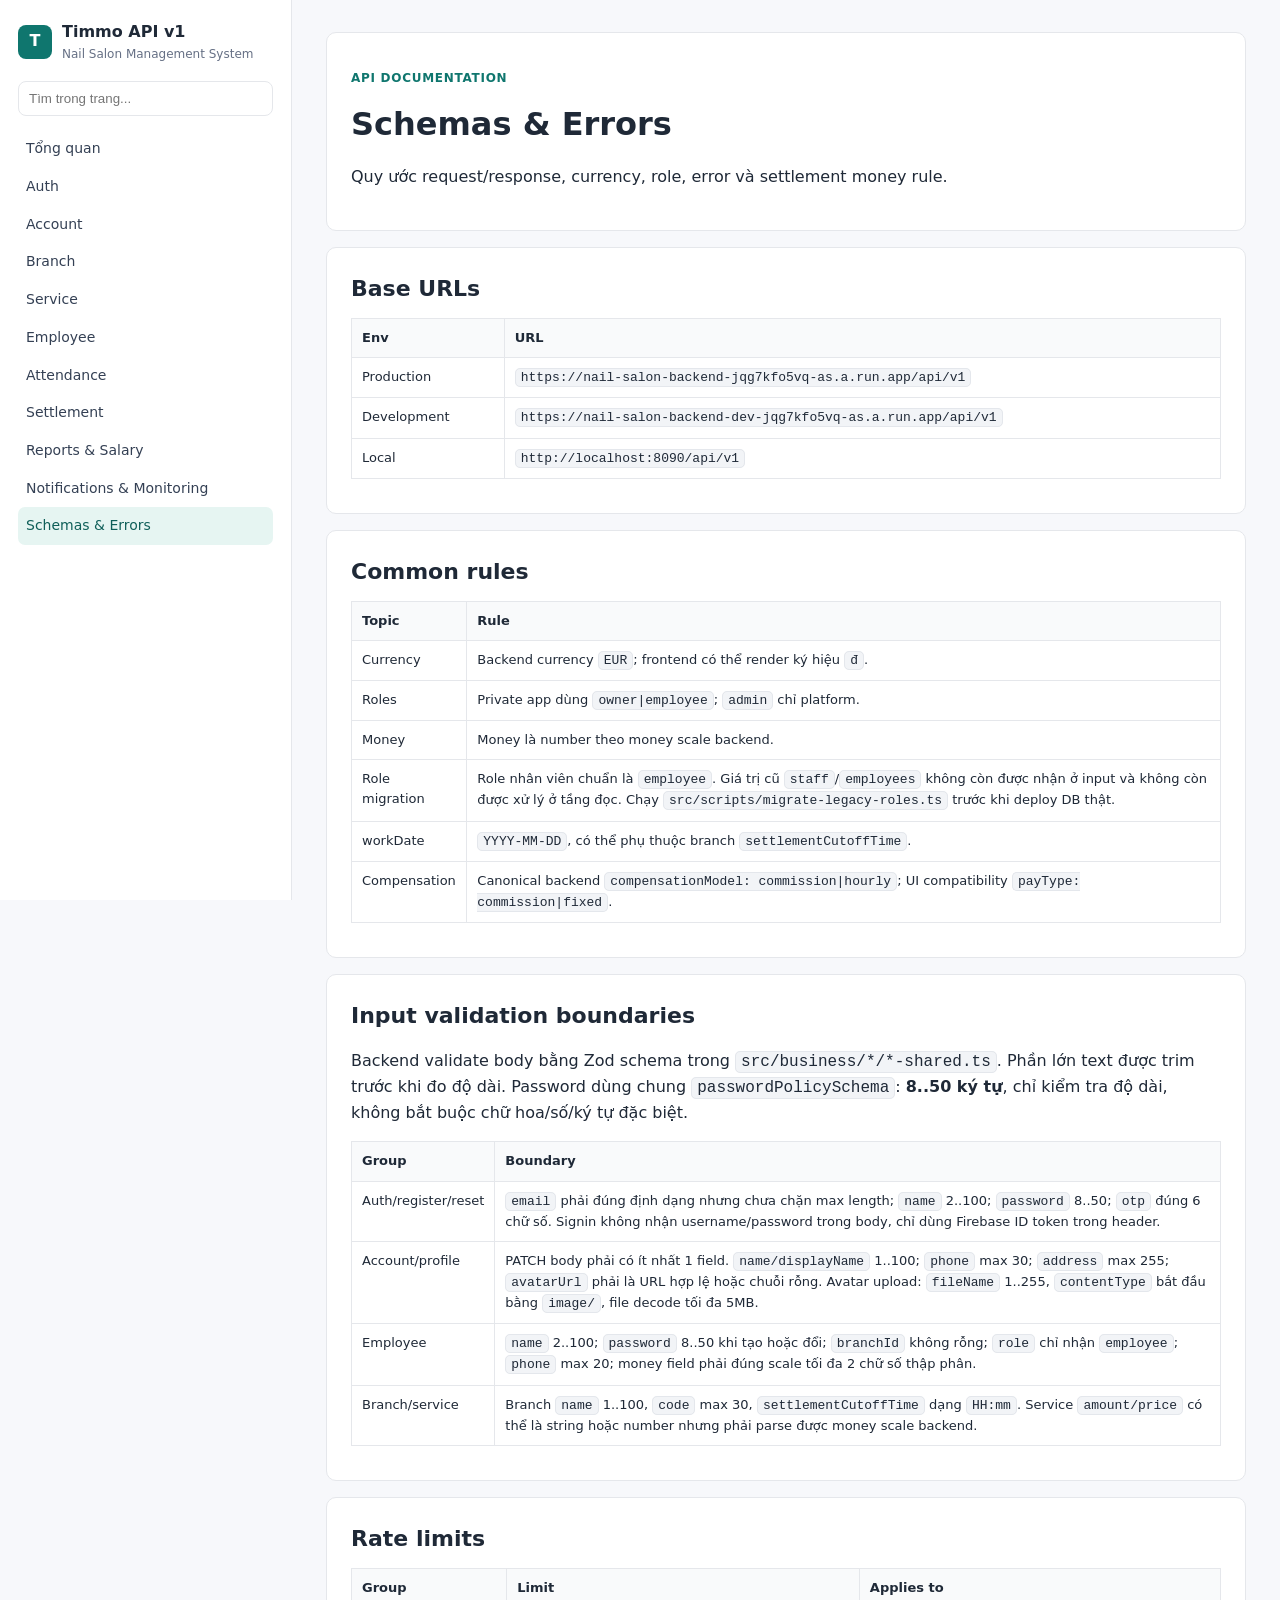
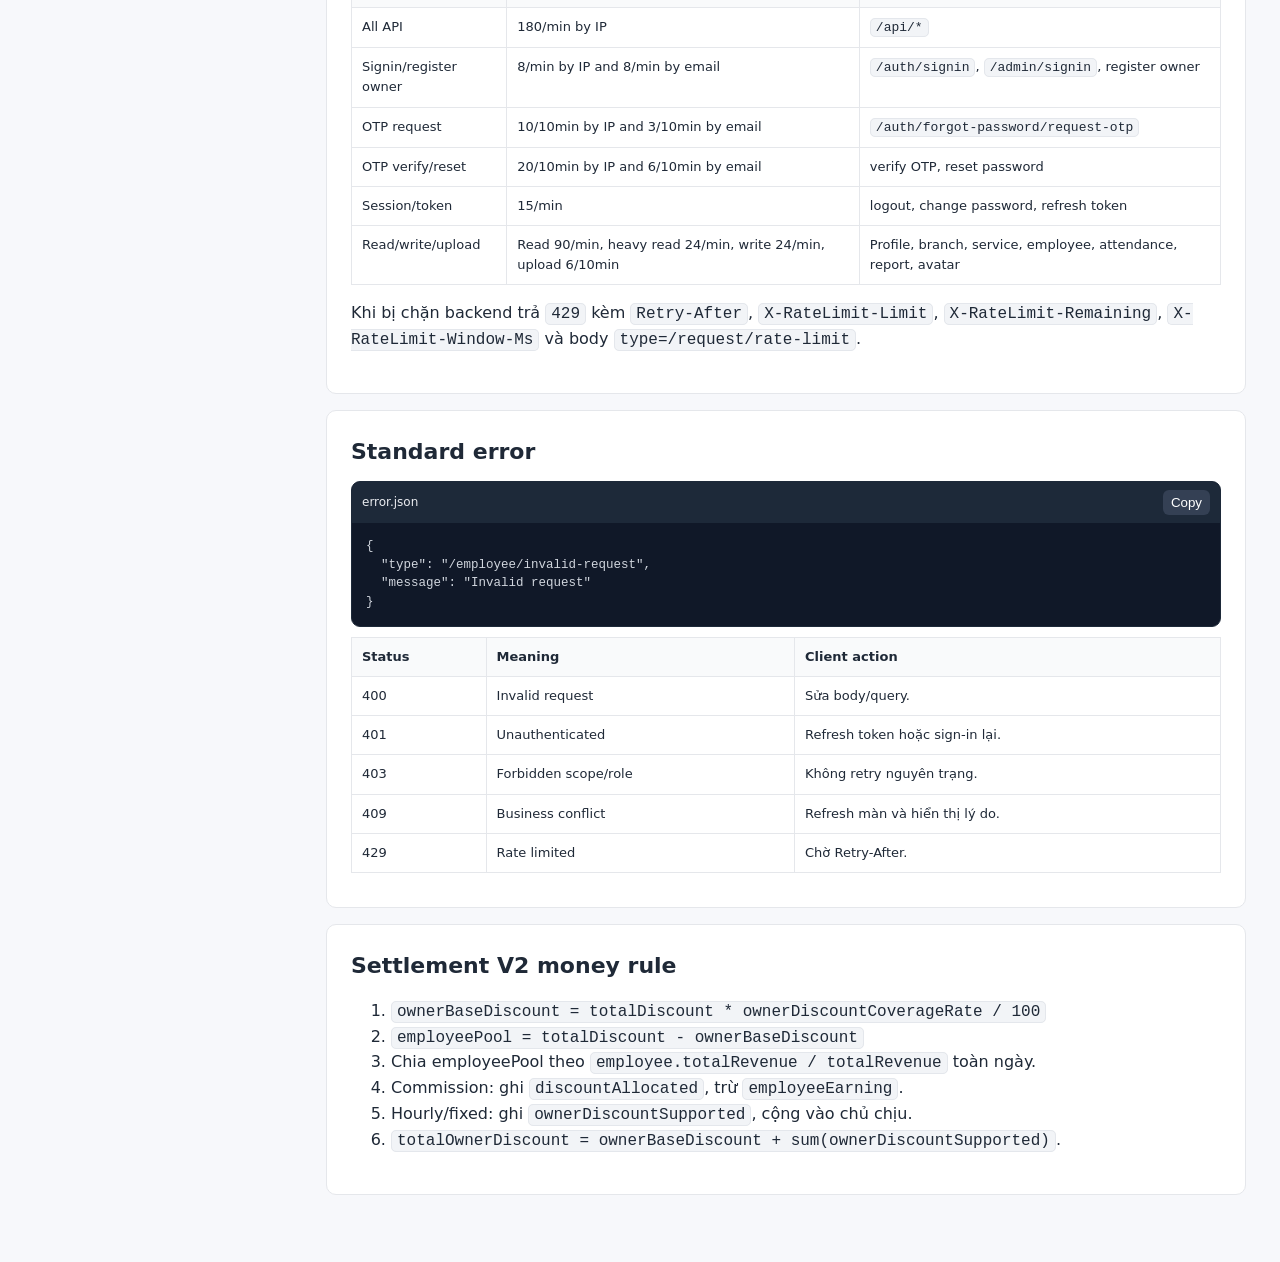
<file: pages/schemas-errors.html>
<!doctype html>
<html lang="vi">
  <head>
    <meta charset="utf-8" />
    <meta name="viewport" content="width=device-width, initial-scale=1" />
    <title>Schemas &amp; Errors - Timmo API</title>
    <link rel="stylesheet" href="../assets/styles.css" />
  </head>
  <body>
    <div class="shell">
      <aside class="sidebar">
        <a class="brand" href="../index.html"
          ><span class="logo">T</span
          ><span
            ><strong>Timmo API v1</strong
            ><small>Nail Salon Management System</small></span
          ></a
        ><input class="search" data-search placeholder="Tìm trong trang..." />
        <nav>
          <a class="nav-link" href="../index.html">Tổng quan</a
          ><a class="nav-link" href="../pages/auth.html">Auth</a
          ><a class="nav-link" href="../pages/account.html">Account</a
          ><a class="nav-link" href="../pages/shop-branch.html">Branch</a
          ><a class="nav-link" href="../pages/shop-service.html">Service</a
          ><a class="nav-link" href="../pages/employee.html">Employee</a
          ><a class="nav-link" href="../pages/attendance.html">Attendance</a
          ><a class="nav-link" href="../pages/settlement.html">Settlement</a
          ><a class="nav-link" href="../pages/reports-salary.html"
            >Reports &amp; Salary</a
          ><a class="nav-link" href="../pages/notifications-monitoring.html"
            >Notifications &amp; Monitoring</a
          ><a class="nav-link active" href="../pages/schemas-errors.html"
            >Schemas &amp; Errors</a
          >
        </nav>
      </aside>
      <main class="content">
        <header class="page-head">
          <p class="eyebrow">API Documentation</p>
          <h1>Schemas &amp; Errors</h1>
          <p>
            Quy ước request/response, currency, role, error và settlement money
            rule.
          </p>
        </header>
        <section class="card">
          <h2>Base URLs</h2>
          <table>
            <tr>
              <th>Env</th>
              <th>URL</th>
            </tr>
            <tr>
              <td>Production</td>
              <td>
                <code
                  >https://nail-salon-backend-jqg7kfo5vq-as.a.run.app/api/v1</code
                >
              </td>
            </tr>
            <tr>
              <td>Development</td>
              <td>
                <code
                  >https://nail-salon-backend-dev-jqg7kfo5vq-as.a.run.app/api/v1</code
                >
              </td>
            </tr>
            <tr>
              <td>Local</td>
              <td><code>http://localhost:8090/api/v1</code></td>
            </tr>
          </table>
        </section>
        <section class="card">
          <h2>Common rules</h2>
          <table>
            <tr>
              <th>Topic</th>
              <th>Rule</th>
            </tr>
            <tr>
              <td>Currency</td>
              <td>
                Backend currency <code>EUR</code>; frontend có thể render ký
                hiệu <code>đ</code>.
              </td>
            </tr>
            <tr>
              <td>Roles</td>
              <td>
                Private app dùng <code>owner|employee</code>;
                <code>admin</code> chỉ platform.
              </td>
            </tr>
            <tr>
              <td>Money</td>
              <td>Money là number theo money scale backend.</td>
            </tr>
            <tr>
              <td>Role migration</td>
              <td>
                Role nhân viên chuẩn là <code>employee</code>. Giá trị cũ
                <code>staff</code>/<code>employees</code> không còn được nhận ở input
                và không còn được xử lý ở tầng đọc. Chạy
                <code>src/scripts/migrate-legacy-roles.ts</code> trước khi deploy DB thật.
              </td>
            </tr>
            <tr>
              <td>workDate</td>
              <td>
                <code>YYYY-MM-DD</code>, có thể phụ thuộc branch
                <code>settlementCutoffTime</code>.
              </td>
            </tr>
            <tr>
              <td>Compensation</td>
              <td>
                Canonical backend
                <code>compensationModel: commission|hourly</code>; UI
                compatibility <code>payType: commission|fixed</code>.
              </td>
            </tr>
          </table>
        </section>
        <section class="card">
          <h2>Input validation boundaries</h2>
          <p>
            Backend validate body bằng Zod schema trong
            <code>src/business/*/*-shared.ts</code>. Phần lớn text được trim trước
            khi đo độ dài. Password dùng chung
            <code>passwordPolicySchema</code>: <strong>8..50 ký tự</strong>, chỉ kiểm
            tra độ dài, không bắt buộc chữ hoa/số/ký tự đặc biệt.
          </p>
          <table>
            <tr>
              <th>Group</th>
              <th>Boundary</th>
            </tr>
            <tr>
              <td>Auth/register/reset</td>
              <td>
                <code>email</code> phải đúng định dạng nhưng chưa chặn max length;
                <code>name</code> 2..100; <code>password</code> 8..50;
                <code>otp</code> đúng 6 chữ số. Signin không nhận username/password
                trong body, chỉ dùng Firebase ID token trong header.
              </td>
            </tr>
            <tr>
              <td>Account/profile</td>
              <td>
                PATCH body phải có ít nhất 1 field. <code>name/displayName</code>
                1..100; <code>phone</code> max 30; <code>address</code> max 255;
                <code>avatarUrl</code> phải là URL hợp lệ hoặc chuỗi rỗng.
                Avatar upload: <code>fileName</code> 1..255,
                <code>contentType</code> bắt đầu bằng <code>image/</code>, file decode tối đa
                5MB.
              </td>
            </tr>
            <tr>
              <td>Employee</td>
              <td>
                <code>name</code> 2..100; <code>password</code> 8..50 khi tạo hoặc đổi;
                <code>branchId</code> không rỗng; <code>role</code> chỉ nhận
                <code>employee</code>; <code>phone</code> max 20; money field phải đúng
                scale tối đa 2 chữ số thập phân.
              </td>
            </tr>
            <tr>
              <td>Branch/service</td>
              <td>
                Branch <code>name</code> 1..100, <code>code</code> max 30,
                <code>settlementCutoffTime</code> dạng <code>HH:mm</code>. Service
                <code>amount/price</code> có thể là string hoặc number nhưng phải parse
                được money scale backend.
              </td>
            </tr>
          </table>
        </section>
        <section class='card'>
          <h2>Rate limits</h2>
          <table>
            <tr>
              <th>Group</th>
              <th>Limit</th>
              <th>Applies to</th>
            </tr>
            <tr>
              <td>All API</td>
              <td>180/min by IP</td>
              <td><code>/api/*</code></td>
            </tr>
            <tr>
              <td>Signin/register owner</td>
              <td>8/min by IP and 8/min by email</td>
              <td><code>/auth/signin</code>, <code>/admin/signin</code>, register owner</td>
            </tr>
            <tr>
              <td>OTP request</td>
              <td>10/10min by IP and 3/10min by email</td>
              <td><code>/auth/forgot-password/request-otp</code></td>
            </tr>
            <tr>
              <td>OTP verify/reset</td>
              <td>20/10min by IP and 6/10min by email</td>
              <td>verify OTP, reset password</td>
            </tr>
            <tr>
              <td>Session/token</td>
              <td>15/min</td>
              <td>logout, change password, refresh token</td>
            </tr>
            <tr>
              <td>Read/write/upload</td>
              <td>Read 90/min, heavy read 24/min, write 24/min, upload 6/10min</td>
              <td>Profile, branch, service, employee, attendance, report, avatar</td>
            </tr>
          </table>
          <p>
            Khi bị chặn backend trả <code>429</code> kèm <code>Retry-After</code>,
            <code>X-RateLimit-Limit</code>, <code>X-RateLimit-Remaining</code>,
            <code>X-RateLimit-Window-Ms</code> và body
            <code>type=/request/rate-limit</code>.
          </p>
        </section>
        <section class='card'>
          <h2>Standard error</h2>
          <div class="codebox">
            <div class="codebar">
              <span>error.json</span><button class="copy">Copy</button>
            </div>
            <pre><code>{
  &quot;type&quot;: &quot;/employee/invalid-request&quot;,
  &quot;message&quot;: &quot;Invalid request&quot;
}</code></pre>
          </div>
          <table>
            <tr>
              <th>Status</th>
              <th>Meaning</th>
              <th>Client action</th>
            </tr>
            <tr>
              <td>400</td>
              <td>Invalid request</td>
              <td>Sửa body/query.</td>
            </tr>
            <tr>
              <td>401</td>
              <td>Unauthenticated</td>
              <td>Refresh token hoặc sign-in lại.</td>
            </tr>
            <tr>
              <td>403</td>
              <td>Forbidden scope/role</td>
              <td>Không retry nguyên trạng.</td>
            </tr>
            <tr>
              <td>409</td>
              <td>Business conflict</td>
              <td>Refresh màn và hiển thị lý do.</td>
            </tr>
            <tr>
              <td>429</td>
              <td>Rate limited</td>
              <td>Chờ Retry-After.</td>
            </tr>
          </table>
        </section>
        <section class="card">
          <h2>Settlement V2 money rule</h2>
          <ol>
            <li>
              <code
                >ownerBaseDiscount = totalDiscount * ownerDiscountCoverageRate /
                100</code
              >
            </li>
            <li>
              <code>employeePool = totalDiscount - ownerBaseDiscount</code>
            </li>
            <li>
              Chia employeePool theo
              <code>employee.totalRevenue / totalRevenue</code> toàn ngày.
            </li>
            <li>
              Commission: ghi <code>discountAllocated</code>, trừ
              <code>employeeEarning</code>.
            </li>
            <li>
              Hourly/fixed: ghi <code>ownerDiscountSupported</code>, cộng vào
              chủ chịu.
            </li>
            <li>
              <code
                >totalOwnerDiscount = ownerBaseDiscount +
                sum(ownerDiscountSupported)</code
              >.
            </li>
          </ol>
        </section>
      </main>
    </div>
    <script src="../assets/app.js"></script>
  </body>
</html>
</file>
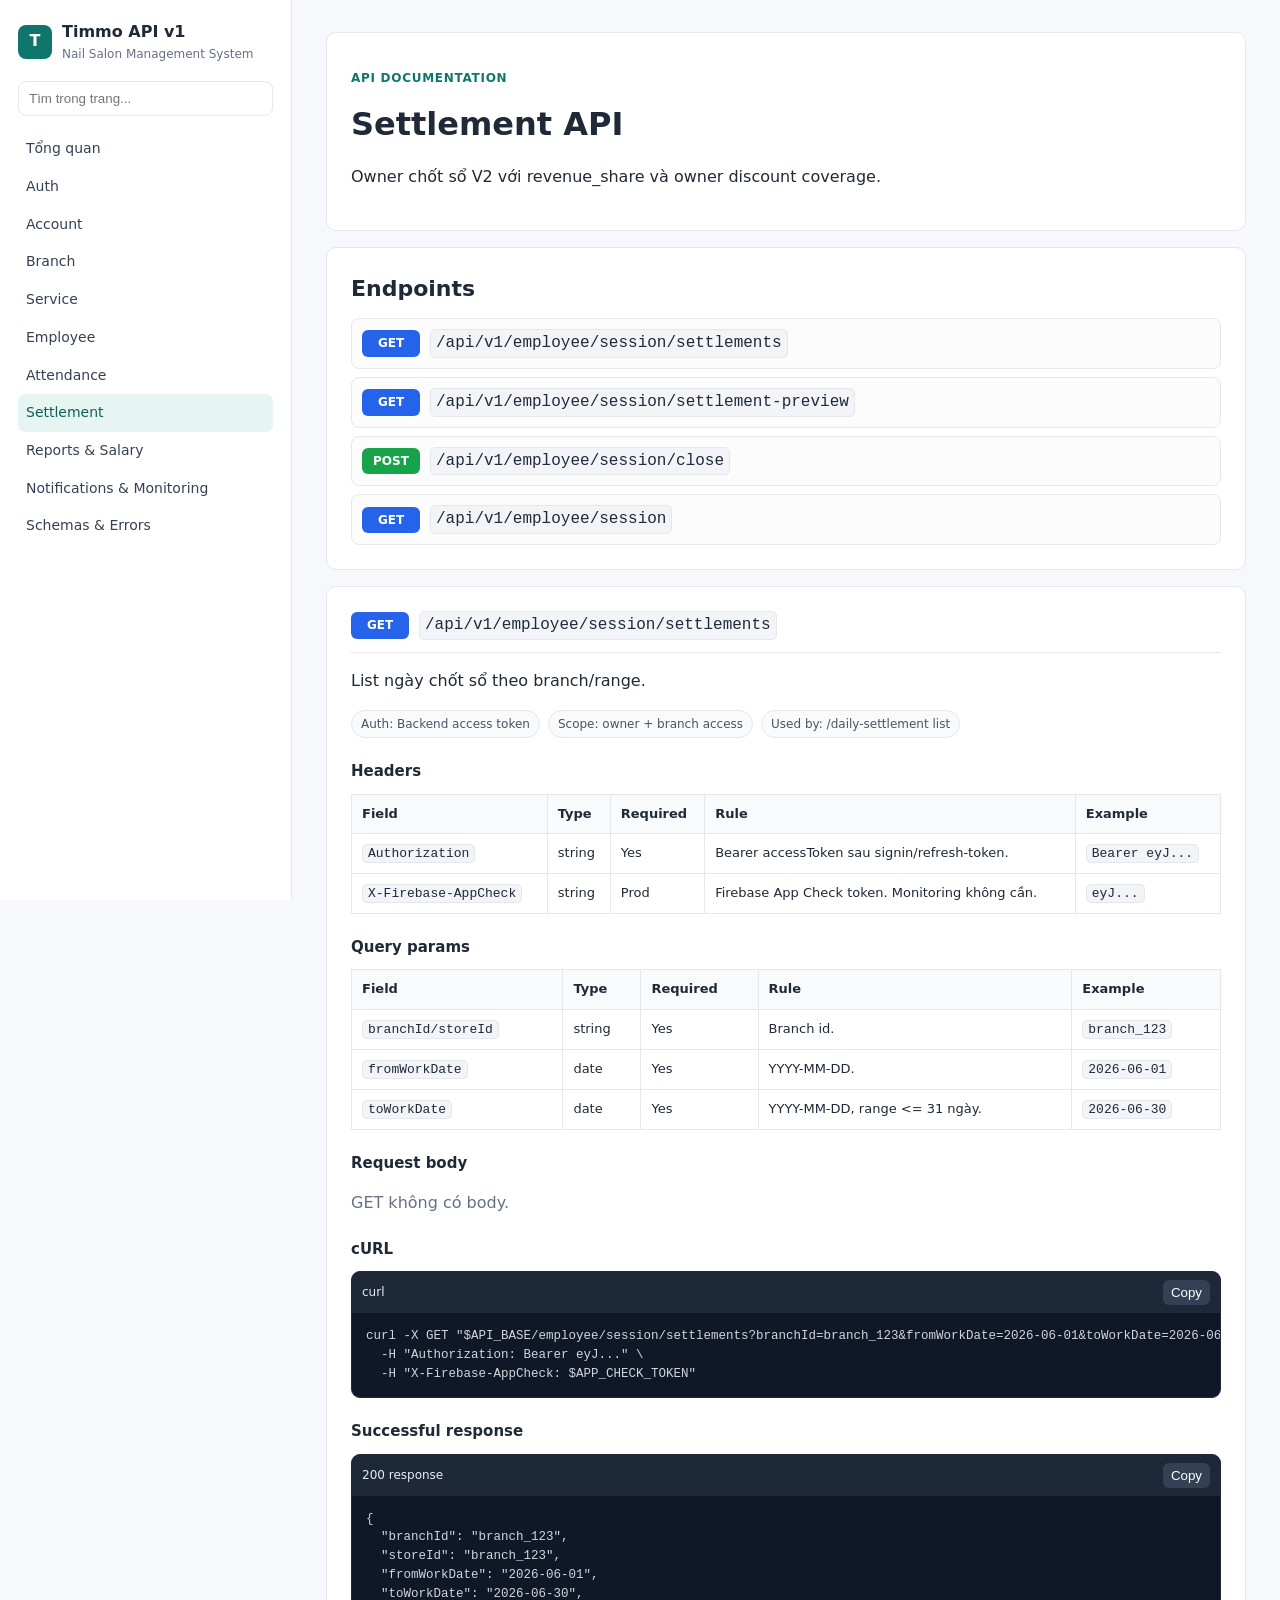
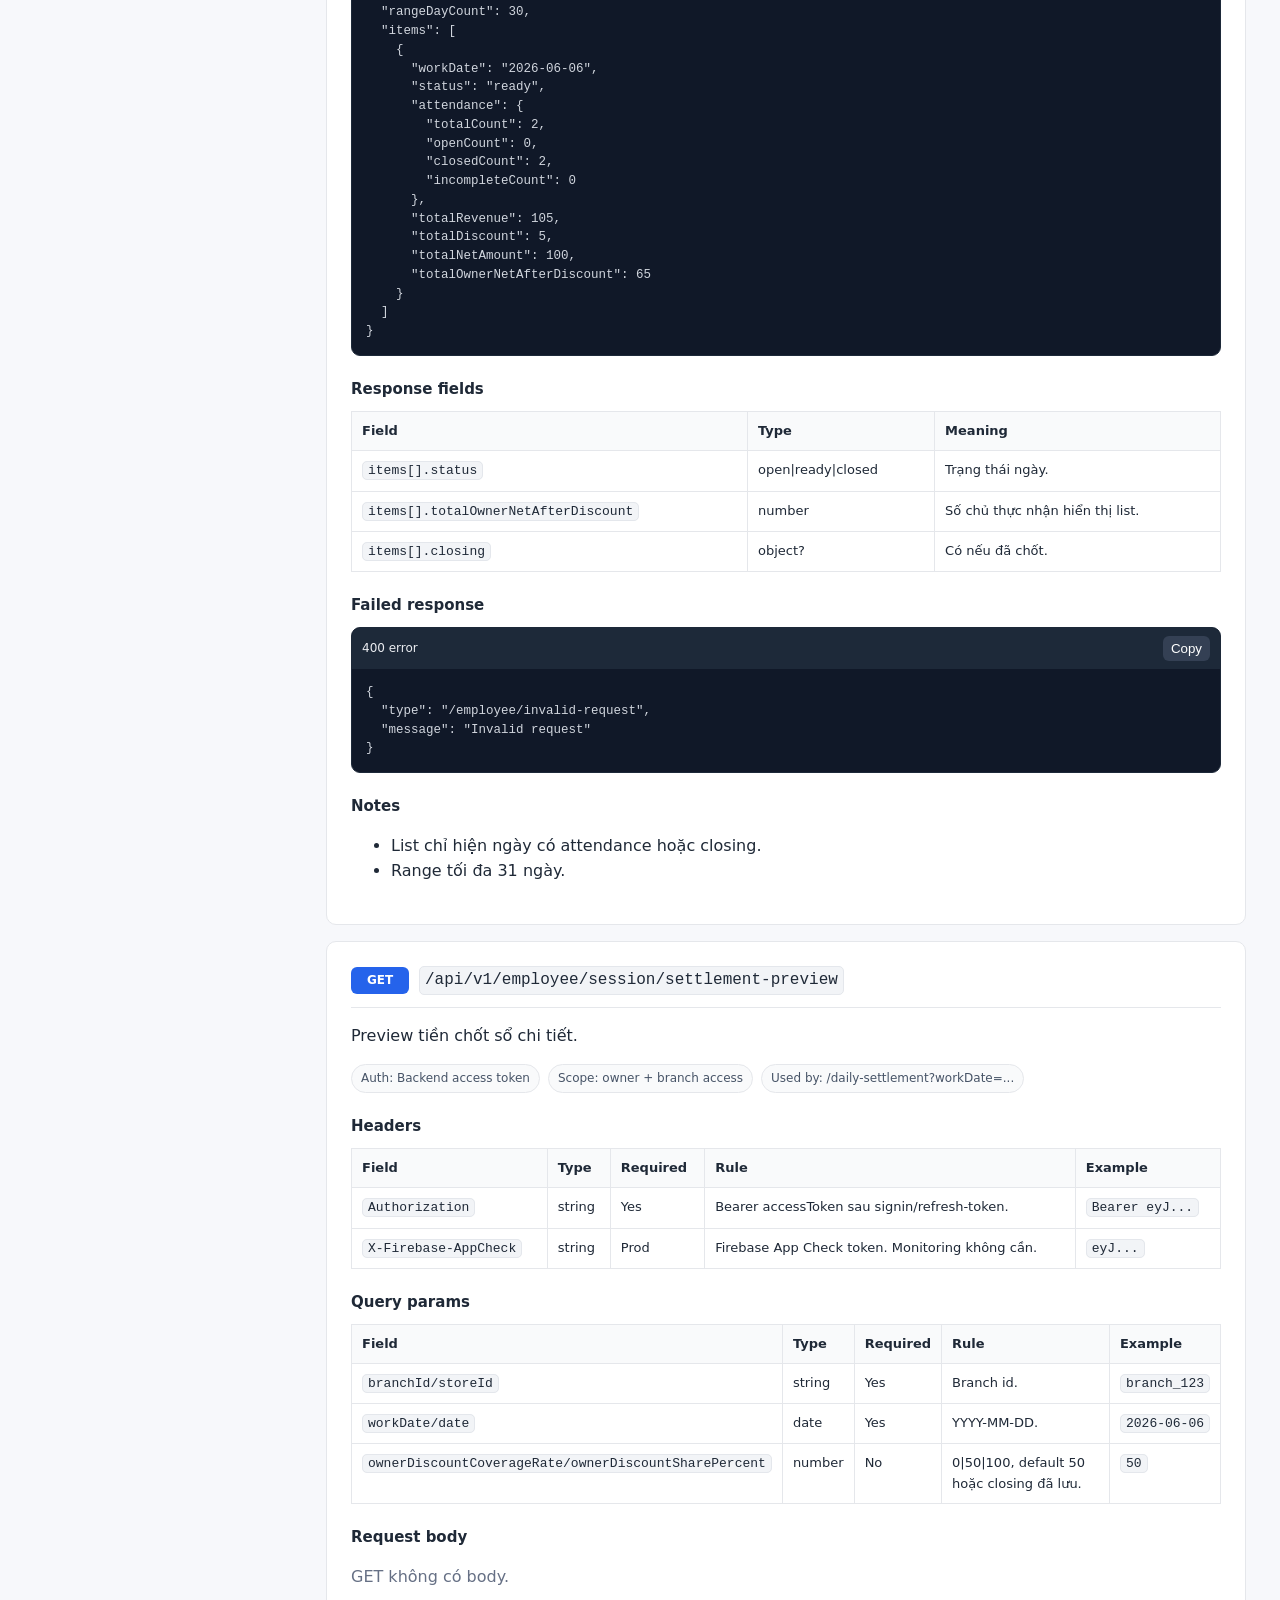
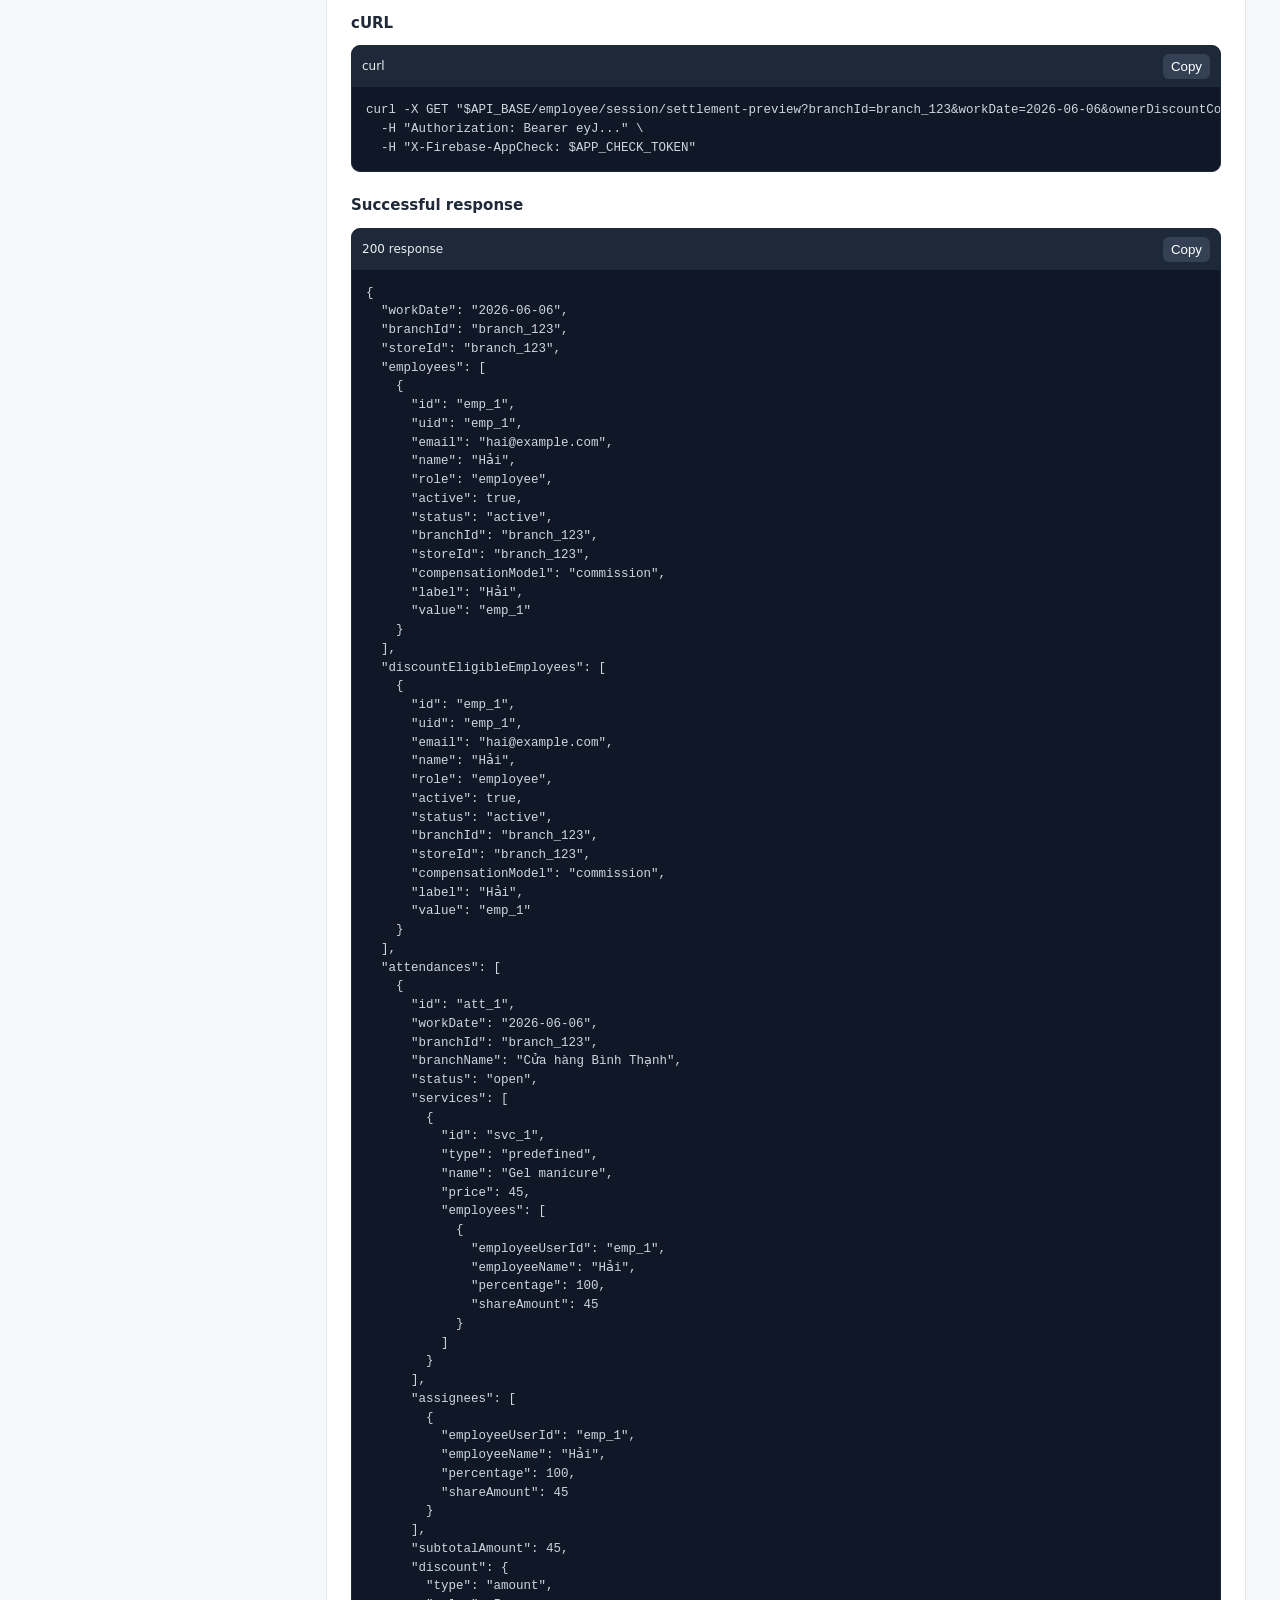
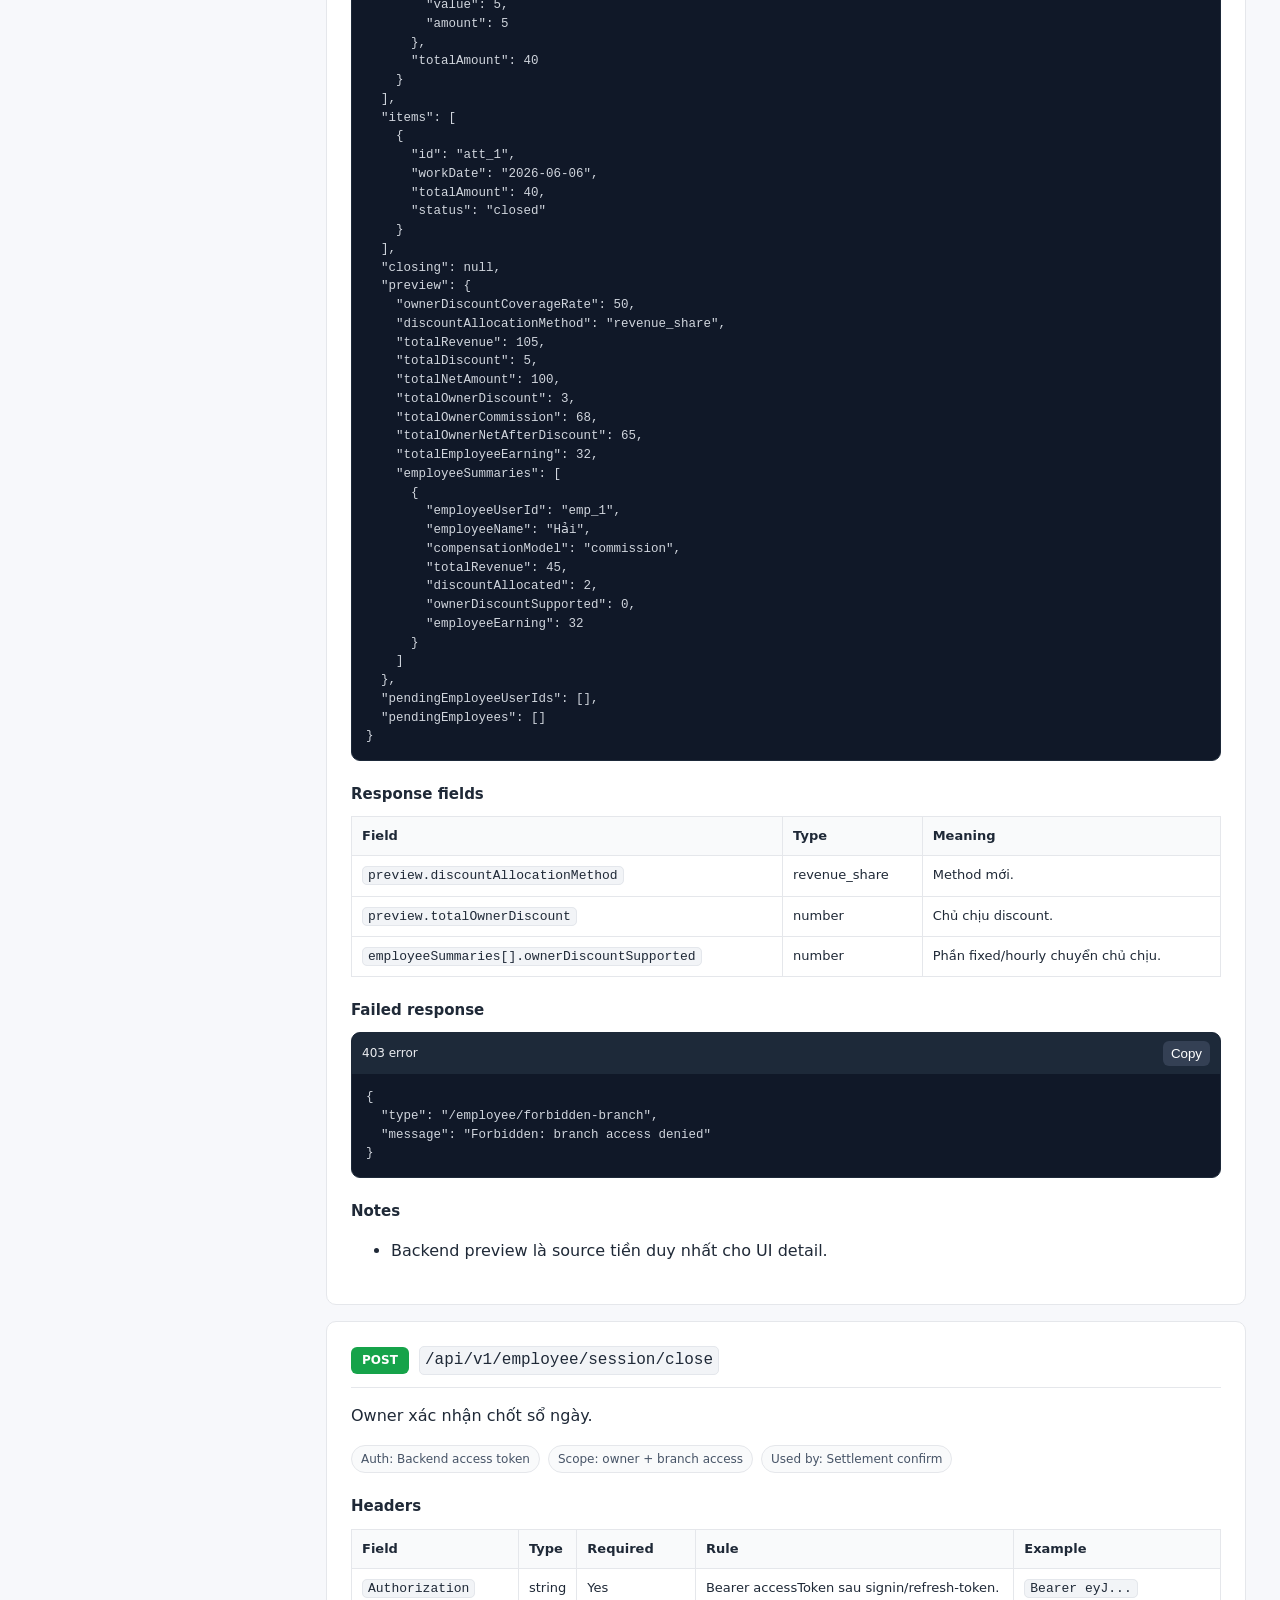
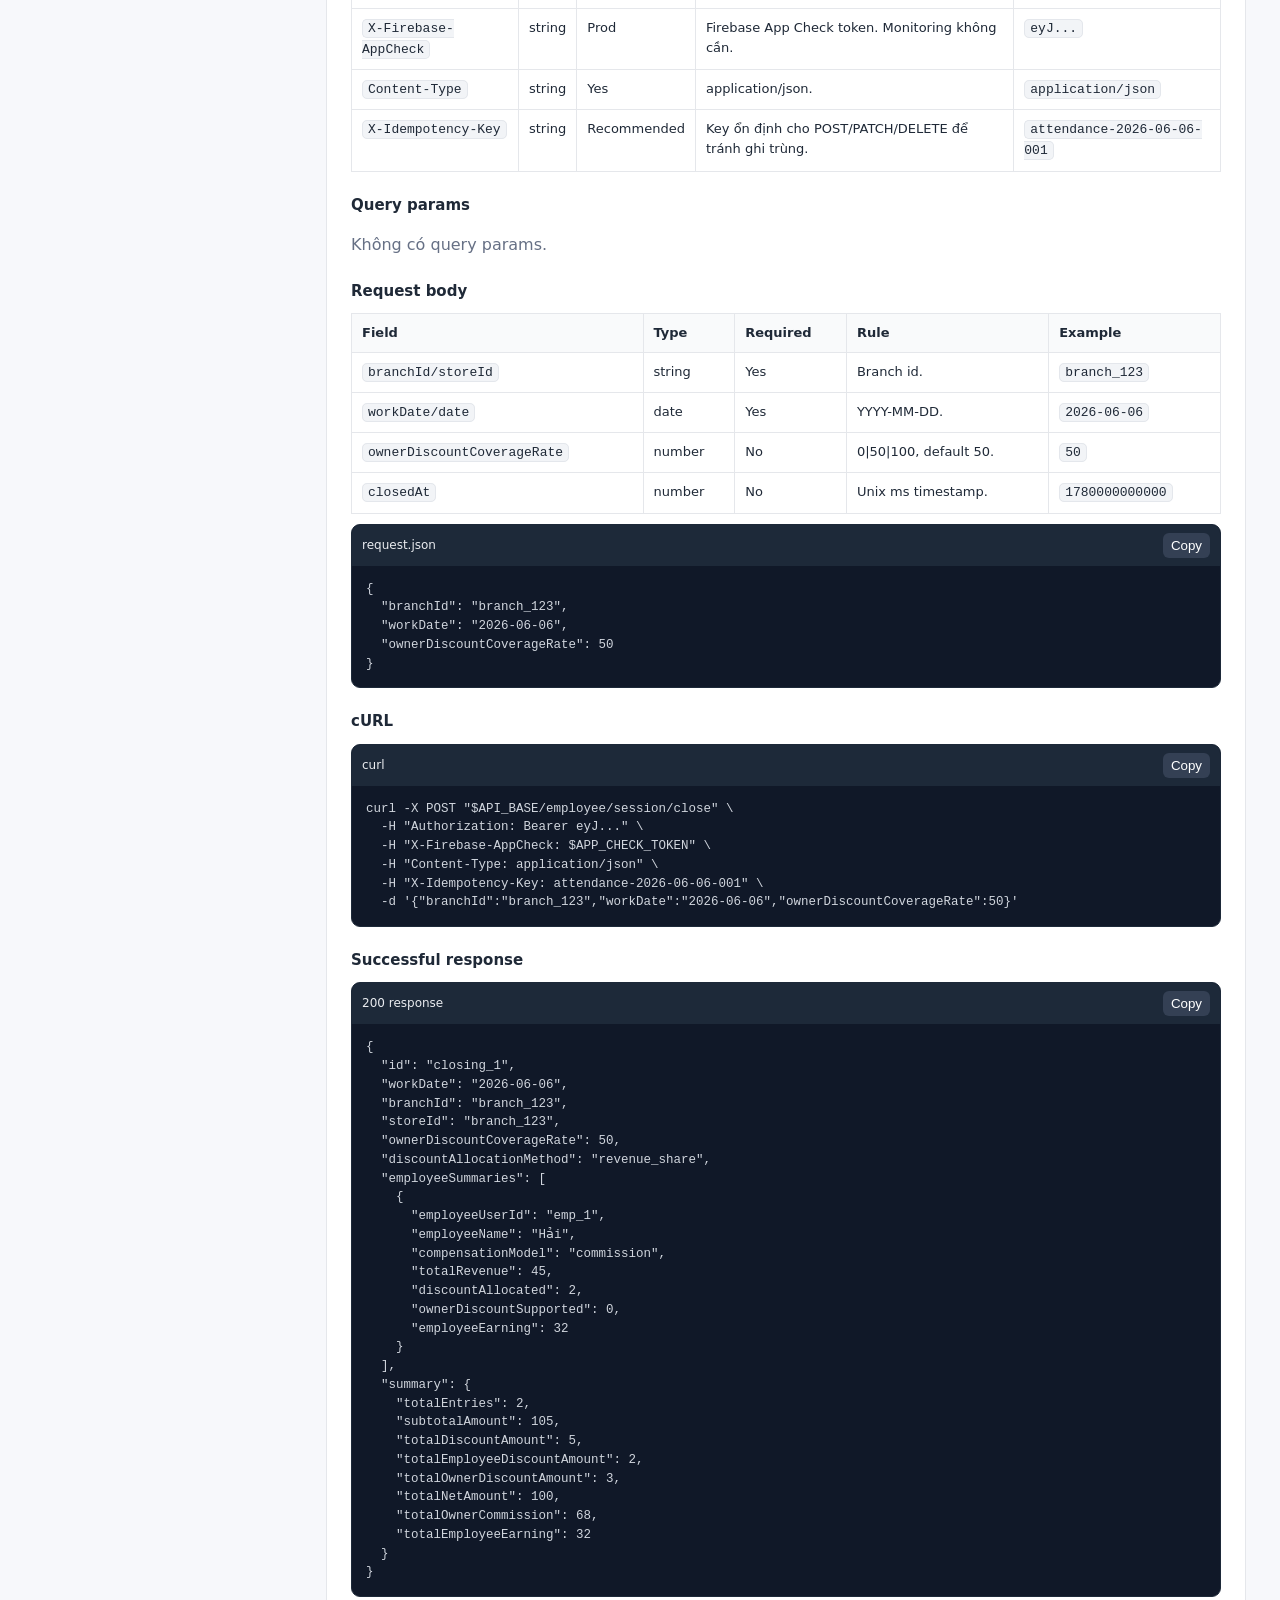
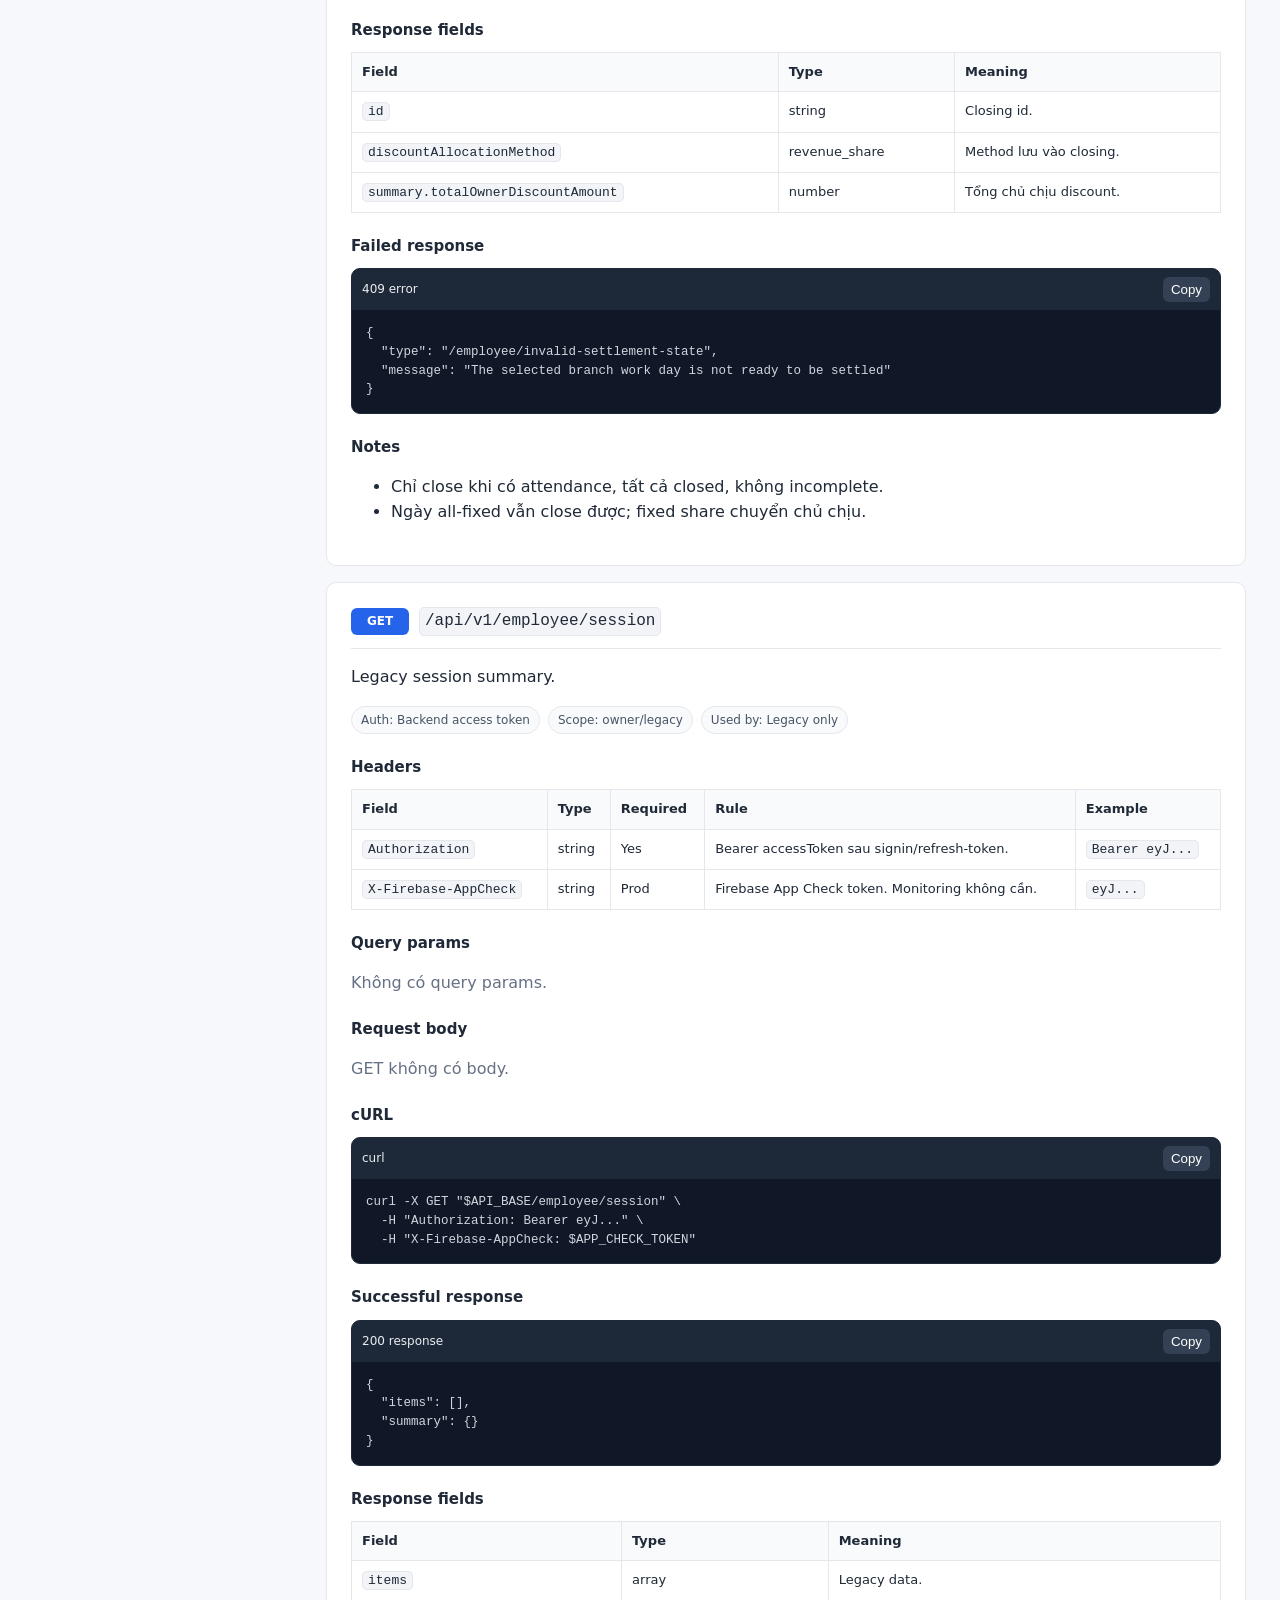
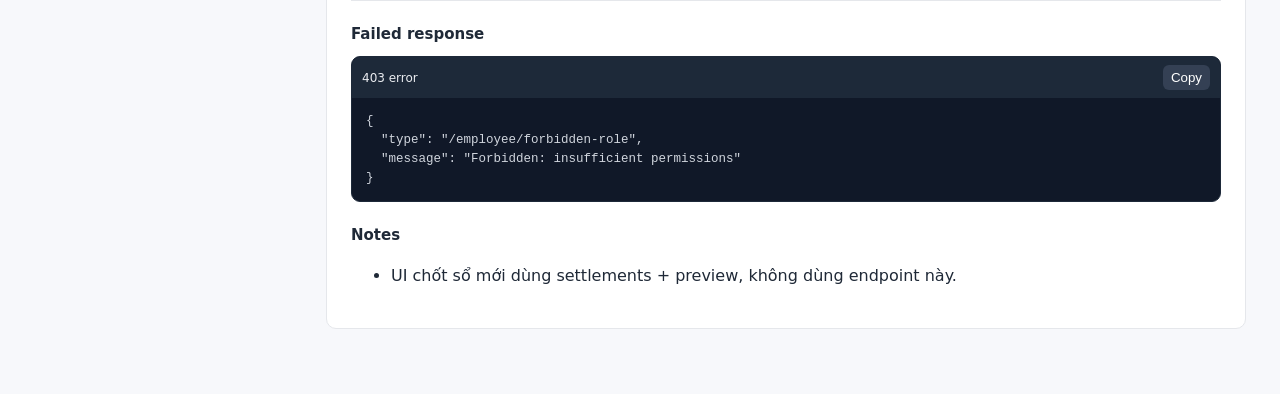
<file: pages/settlement.html>
<!doctype html>
<html lang="vi">
  <head>
    <meta charset="utf-8" />
    <meta name="viewport" content="width=device-width, initial-scale=1" />
    <title>Settlement API - Timmo API</title>
    <link rel="stylesheet" href="../assets/styles.css" />
  </head>
  <body>
    <div class="shell">
      <aside class="sidebar">
        <a class="brand" href="../index.html"
          ><span class="logo">T</span
          ><span
            ><strong>Timmo API v1</strong
            ><small>Nail Salon Management System</small></span
          ></a
        ><input class="search" data-search placeholder="Tìm trong trang..." />
        <nav>
          <a class="nav-link" href="../index.html">Tổng quan</a
          ><a class="nav-link" href="../pages/auth.html">Auth</a
          ><a class="nav-link" href="../pages/account.html">Account</a
          ><a class="nav-link" href="../pages/shop-branch.html">Branch</a
          ><a class="nav-link" href="../pages/shop-service.html">Service</a
          ><a class="nav-link" href="../pages/employee.html">Employee</a
          ><a class="nav-link" href="../pages/attendance.html">Attendance</a
          ><a class="nav-link active" href="../pages/settlement.html"
            >Settlement</a
          ><a class="nav-link" href="../pages/reports-salary.html"
            >Reports &amp; Salary</a
          ><a class="nav-link" href="../pages/notifications-monitoring.html"
            >Notifications &amp; Monitoring</a
          ><a class="nav-link" href="../pages/schemas-errors.html"
            >Schemas &amp; Errors</a
          >
        </nav>
      </aside>
      <main class="content">
        <header class="page-head">
          <p class="eyebrow">API Documentation</p>
          <h1>Settlement API</h1>
          <p>Owner chốt sổ V2 với revenue_share và owner discount coverage.</p>
        </header>
        <section class="card">
          <h2>Endpoints</h2>
          <div class="endpoint-list">
            <a href="#get-employee-session-settlements"
              ><span class="method get">GET</span
              ><code>/api/v1/employee/session/settlements</code></a
            ><a href="#get-employee-session-settlement-preview"
              ><span class="method get">GET</span
              ><code>/api/v1/employee/session/settlement-preview</code></a
            ><a href="#post-employee-session-close"
              ><span class="method post">POST</span
              ><code>/api/v1/employee/session/close</code></a
            ><a href="#get-employee-session"
              ><span class="method get">GET</span
              ><code>/api/v1/employee/session</code></a
            >
          </div>
        </section>
        <article class="endpoint" id="get-employee-session-settlements">
          <div class="endpoint-title">
            <span class="method get">GET</span
            ><code>/api/v1/employee/session/settlements</code>
          </div>
          <p>List ngày chốt sổ theo branch/range.</p>
          <div class="meta-row">
            <span>Auth: Backend access token</span
            ><span>Scope: owner + branch access</span
            ><span>Used by: /daily-settlement list</span>
          </div>
          <h4>Headers</h4>
          <table>
            <thead>
              <tr>
                <th>Field</th>
                <th>Type</th>
                <th>Required</th>
                <th>Rule</th>
                <th>Example</th>
              </tr>
            </thead>
            <tbody>
              <tr>
                <td><code>Authorization</code></td>
                <td>string</td>
                <td>Yes</td>
                <td>Bearer accessToken sau signin/refresh-token.</td>
                <td><code>Bearer eyJ...</code></td>
              </tr>
              <tr>
                <td><code>X-Firebase-AppCheck</code></td>
                <td>string</td>
                <td>Prod</td>
                <td>Firebase App Check token. Monitoring không cần.</td>
                <td><code>eyJ...</code></td>
              </tr>
            </tbody>
          </table>
          <h4>Query params</h4>
          <table>
            <thead>
              <tr>
                <th>Field</th>
                <th>Type</th>
                <th>Required</th>
                <th>Rule</th>
                <th>Example</th>
              </tr>
            </thead>
            <tbody>
              <tr>
                <td><code>branchId/storeId</code></td>
                <td>string</td>
                <td>Yes</td>
                <td>Branch id.</td>
                <td><code>branch_123</code></td>
              </tr>
              <tr>
                <td><code>fromWorkDate</code></td>
                <td>date</td>
                <td>Yes</td>
                <td>YYYY-MM-DD.</td>
                <td><code>2026-06-01</code></td>
              </tr>
              <tr>
                <td><code>toWorkDate</code></td>
                <td>date</td>
                <td>Yes</td>
                <td>YYYY-MM-DD, range <= 31 ngày.</td>
                <td><code>2026-06-30</code></td>
              </tr>
            </tbody>
          </table>
          <h4>Request body</h4>
          <p class="muted">GET không có body.</p>

          <h4>cURL</h4>
          <div class="codebox">
            <div class="codebar">
              <span>curl</span><button class="copy">Copy</button>
            </div>
            <pre><code>curl -X GET &quot;$API_BASE/employee/session/settlements?branchId=branch_123&amp;fromWorkDate=2026-06-01&amp;toWorkDate=2026-06-30&quot; \
  -H &quot;Authorization: Bearer eyJ...&quot; \
  -H &quot;X-Firebase-AppCheck: $APP_CHECK_TOKEN&quot;</code></pre>
          </div>
          <h4>Successful response</h4>
          <div class="codebox">
            <div class="codebar">
              <span>200 response</span><button class="copy">Copy</button>
            </div>
            <pre><code>{
  &quot;branchId&quot;: &quot;branch_123&quot;,
  &quot;storeId&quot;: &quot;branch_123&quot;,
  &quot;fromWorkDate&quot;: &quot;2026-06-01&quot;,
  &quot;toWorkDate&quot;: &quot;2026-06-30&quot;,
  &quot;rangeDayCount&quot;: 30,
  &quot;items&quot;: [
    {
      &quot;workDate&quot;: &quot;2026-06-06&quot;,
      &quot;status&quot;: &quot;ready&quot;,
      &quot;attendance&quot;: {
        &quot;totalCount&quot;: 2,
        &quot;openCount&quot;: 0,
        &quot;closedCount&quot;: 2,
        &quot;incompleteCount&quot;: 0
      },
      &quot;totalRevenue&quot;: 105,
      &quot;totalDiscount&quot;: 5,
      &quot;totalNetAmount&quot;: 100,
      &quot;totalOwnerNetAfterDiscount&quot;: 65
    }
  ]
}</code></pre>
          </div>
          <h4>Response fields</h4>
          <table>
            <thead>
              <tr>
                <th>Field</th>
                <th>Type</th>
                <th>Meaning</th>
              </tr>
            </thead>
            <tbody>
              <tr>
                <td><code>items[].status</code></td>
                <td>open|ready|closed</td>
                <td>Trạng thái ngày.</td>
              </tr>
              <tr>
                <td><code>items[].totalOwnerNetAfterDiscount</code></td>
                <td>number</td>
                <td>Số chủ thực nhận hiển thị list.</td>
              </tr>
              <tr>
                <td><code>items[].closing</code></td>
                <td>object?</td>
                <td>Có nếu đã chốt.</td>
              </tr>
            </tbody>
          </table>
          <h4>Failed response</h4>
          <div class="codebox">
            <div class="codebar">
              <span>400 error</span><button class="copy">Copy</button>
            </div>
            <pre><code>{
  &quot;type&quot;: &quot;/employee/invalid-request&quot;,
  &quot;message&quot;: &quot;Invalid request&quot;
}</code></pre>
          </div>
          <h4>Notes</h4>
          <ul>
            <li>List chỉ hiện ngày có attendance hoặc closing.</li>
            <li>Range tối đa 31 ngày.</li>
          </ul>
        </article>
        <article class="endpoint" id="get-employee-session-settlement-preview">
          <div class="endpoint-title">
            <span class="method get">GET</span
            ><code>/api/v1/employee/session/settlement-preview</code>
          </div>
          <p>Preview tiền chốt sổ chi tiết.</p>
          <div class="meta-row">
            <span>Auth: Backend access token</span
            ><span>Scope: owner + branch access</span
            ><span>Used by: /daily-settlement?workDate=...</span>
          </div>
          <h4>Headers</h4>
          <table>
            <thead>
              <tr>
                <th>Field</th>
                <th>Type</th>
                <th>Required</th>
                <th>Rule</th>
                <th>Example</th>
              </tr>
            </thead>
            <tbody>
              <tr>
                <td><code>Authorization</code></td>
                <td>string</td>
                <td>Yes</td>
                <td>Bearer accessToken sau signin/refresh-token.</td>
                <td><code>Bearer eyJ...</code></td>
              </tr>
              <tr>
                <td><code>X-Firebase-AppCheck</code></td>
                <td>string</td>
                <td>Prod</td>
                <td>Firebase App Check token. Monitoring không cần.</td>
                <td><code>eyJ...</code></td>
              </tr>
            </tbody>
          </table>
          <h4>Query params</h4>
          <table>
            <thead>
              <tr>
                <th>Field</th>
                <th>Type</th>
                <th>Required</th>
                <th>Rule</th>
                <th>Example</th>
              </tr>
            </thead>
            <tbody>
              <tr>
                <td><code>branchId/storeId</code></td>
                <td>string</td>
                <td>Yes</td>
                <td>Branch id.</td>
                <td><code>branch_123</code></td>
              </tr>
              <tr>
                <td><code>workDate/date</code></td>
                <td>date</td>
                <td>Yes</td>
                <td>YYYY-MM-DD.</td>
                <td><code>2026-06-06</code></td>
              </tr>
              <tr>
                <td>
                  <code
                    >ownerDiscountCoverageRate/ownerDiscountSharePercent</code
                  >
                </td>
                <td>number</td>
                <td>No</td>
                <td>0|50|100, default 50 hoặc closing đã lưu.</td>
                <td><code>50</code></td>
              </tr>
            </tbody>
          </table>
          <h4>Request body</h4>
          <p class="muted">GET không có body.</p>

          <h4>cURL</h4>
          <div class="codebox">
            <div class="codebar">
              <span>curl</span><button class="copy">Copy</button>
            </div>
            <pre><code>curl -X GET &quot;$API_BASE/employee/session/settlement-preview?branchId=branch_123&amp;workDate=2026-06-06&amp;ownerDiscountCoverageRate=50&quot; \
  -H &quot;Authorization: Bearer eyJ...&quot; \
  -H &quot;X-Firebase-AppCheck: $APP_CHECK_TOKEN&quot;</code></pre>
          </div>
          <h4>Successful response</h4>
          <div class="codebox">
            <div class="codebar">
              <span>200 response</span><button class="copy">Copy</button>
            </div>
            <pre><code>{
  &quot;workDate&quot;: &quot;2026-06-06&quot;,
  &quot;branchId&quot;: &quot;branch_123&quot;,
  &quot;storeId&quot;: &quot;branch_123&quot;,
  &quot;employees&quot;: [
    {
      &quot;id&quot;: &quot;emp_1&quot;,
      &quot;uid&quot;: &quot;emp_1&quot;,
      &quot;email&quot;: &quot;hai@example.com&quot;,
      &quot;name&quot;: &quot;Hải&quot;,
      &quot;role&quot;: &quot;employee&quot;,
      &quot;active&quot;: true,
      &quot;status&quot;: &quot;active&quot;,
      &quot;branchId&quot;: &quot;branch_123&quot;,
      &quot;storeId&quot;: &quot;branch_123&quot;,
      &quot;compensationModel&quot;: &quot;commission&quot;,
      &quot;label&quot;: &quot;Hải&quot;,
      &quot;value&quot;: &quot;emp_1&quot;
    }
  ],
  &quot;discountEligibleEmployees&quot;: [
    {
      &quot;id&quot;: &quot;emp_1&quot;,
      &quot;uid&quot;: &quot;emp_1&quot;,
      &quot;email&quot;: &quot;hai@example.com&quot;,
      &quot;name&quot;: &quot;Hải&quot;,
      &quot;role&quot;: &quot;employee&quot;,
      &quot;active&quot;: true,
      &quot;status&quot;: &quot;active&quot;,
      &quot;branchId&quot;: &quot;branch_123&quot;,
      &quot;storeId&quot;: &quot;branch_123&quot;,
      &quot;compensationModel&quot;: &quot;commission&quot;,
      &quot;label&quot;: &quot;Hải&quot;,
      &quot;value&quot;: &quot;emp_1&quot;
    }
  ],
  &quot;attendances&quot;: [
    {
      &quot;id&quot;: &quot;att_1&quot;,
      &quot;workDate&quot;: &quot;2026-06-06&quot;,
      &quot;branchId&quot;: &quot;branch_123&quot;,
      &quot;branchName&quot;: &quot;Cửa hàng Bình Thạnh&quot;,
      &quot;status&quot;: &quot;open&quot;,
      &quot;services&quot;: [
        {
          &quot;id&quot;: &quot;svc_1&quot;,
          &quot;type&quot;: &quot;predefined&quot;,
          &quot;name&quot;: &quot;Gel manicure&quot;,
          &quot;price&quot;: 45,
          &quot;employees&quot;: [
            {
              &quot;employeeUserId&quot;: &quot;emp_1&quot;,
              &quot;employeeName&quot;: &quot;Hải&quot;,
              &quot;percentage&quot;: 100,
              &quot;shareAmount&quot;: 45
            }
          ]
        }
      ],
      &quot;assignees&quot;: [
        {
          &quot;employeeUserId&quot;: &quot;emp_1&quot;,
          &quot;employeeName&quot;: &quot;Hải&quot;,
          &quot;percentage&quot;: 100,
          &quot;shareAmount&quot;: 45
        }
      ],
      &quot;subtotalAmount&quot;: 45,
      &quot;discount&quot;: {
        &quot;type&quot;: &quot;amount&quot;,
        &quot;value&quot;: 5,
        &quot;amount&quot;: 5
      },
      &quot;totalAmount&quot;: 40
    }
  ],
  &quot;items&quot;: [
    {
      &quot;id&quot;: &quot;att_1&quot;,
      &quot;workDate&quot;: &quot;2026-06-06&quot;,
      &quot;totalAmount&quot;: 40,
      &quot;status&quot;: &quot;closed&quot;
    }
  ],
  &quot;closing&quot;: null,
  &quot;preview&quot;: {
    &quot;ownerDiscountCoverageRate&quot;: 50,
    &quot;discountAllocationMethod&quot;: &quot;revenue_share&quot;,
    &quot;totalRevenue&quot;: 105,
    &quot;totalDiscount&quot;: 5,
    &quot;totalNetAmount&quot;: 100,
    &quot;totalOwnerDiscount&quot;: 3,
    &quot;totalOwnerCommission&quot;: 68,
    &quot;totalOwnerNetAfterDiscount&quot;: 65,
    &quot;totalEmployeeEarning&quot;: 32,
    &quot;employeeSummaries&quot;: [
      {
        &quot;employeeUserId&quot;: &quot;emp_1&quot;,
        &quot;employeeName&quot;: &quot;Hải&quot;,
        &quot;compensationModel&quot;: &quot;commission&quot;,
        &quot;totalRevenue&quot;: 45,
        &quot;discountAllocated&quot;: 2,
        &quot;ownerDiscountSupported&quot;: 0,
        &quot;employeeEarning&quot;: 32
      }
    ]
  },
  &quot;pendingEmployeeUserIds&quot;: [],
  &quot;pendingEmployees&quot;: []
}</code></pre>
          </div>
          <h4>Response fields</h4>
          <table>
            <thead>
              <tr>
                <th>Field</th>
                <th>Type</th>
                <th>Meaning</th>
              </tr>
            </thead>
            <tbody>
              <tr>
                <td><code>preview.discountAllocationMethod</code></td>
                <td>revenue_share</td>
                <td>Method mới.</td>
              </tr>
              <tr>
                <td><code>preview.totalOwnerDiscount</code></td>
                <td>number</td>
                <td>Chủ chịu discount.</td>
              </tr>
              <tr>
                <td><code>employeeSummaries[].ownerDiscountSupported</code></td>
                <td>number</td>
                <td>Phần fixed/hourly chuyển chủ chịu.</td>
              </tr>
            </tbody>
          </table>
          <h4>Failed response</h4>
          <div class="codebox">
            <div class="codebar">
              <span>403 error</span><button class="copy">Copy</button>
            </div>
            <pre><code>{
  &quot;type&quot;: &quot;/employee/forbidden-branch&quot;,
  &quot;message&quot;: &quot;Forbidden: branch access denied&quot;
}</code></pre>
          </div>
          <h4>Notes</h4>
          <ul>
            <li>Backend preview là source tiền duy nhất cho UI detail.</li>
          </ul>
        </article>
        <article class="endpoint" id="post-employee-session-close">
          <div class="endpoint-title">
            <span class="method post">POST</span
            ><code>/api/v1/employee/session/close</code>
          </div>
          <p>Owner xác nhận chốt sổ ngày.</p>
          <div class="meta-row">
            <span>Auth: Backend access token</span
            ><span>Scope: owner + branch access</span
            ><span>Used by: Settlement confirm</span>
          </div>
          <h4>Headers</h4>
          <table>
            <thead>
              <tr>
                <th>Field</th>
                <th>Type</th>
                <th>Required</th>
                <th>Rule</th>
                <th>Example</th>
              </tr>
            </thead>
            <tbody>
              <tr>
                <td><code>Authorization</code></td>
                <td>string</td>
                <td>Yes</td>
                <td>Bearer accessToken sau signin/refresh-token.</td>
                <td><code>Bearer eyJ...</code></td>
              </tr>
              <tr>
                <td><code>X-Firebase-AppCheck</code></td>
                <td>string</td>
                <td>Prod</td>
                <td>Firebase App Check token. Monitoring không cần.</td>
                <td><code>eyJ...</code></td>
              </tr>
              <tr>
                <td><code>Content-Type</code></td>
                <td>string</td>
                <td>Yes</td>
                <td>application/json.</td>
                <td><code>application/json</code></td>
              </tr>
              <tr>
                <td><code>X-Idempotency-Key</code></td>
                <td>string</td>
                <td>Recommended</td>
                <td>Key ổn định cho POST/PATCH/DELETE để tránh ghi trùng.</td>
                <td><code>attendance-2026-06-06-001</code></td>
              </tr>
            </tbody>
          </table>
          <h4>Query params</h4>
          <p class="muted">Không có query params.</p>
          <h4>Request body</h4>
          <table>
            <thead>
              <tr>
                <th>Field</th>
                <th>Type</th>
                <th>Required</th>
                <th>Rule</th>
                <th>Example</th>
              </tr>
            </thead>
            <tbody>
              <tr>
                <td><code>branchId/storeId</code></td>
                <td>string</td>
                <td>Yes</td>
                <td>Branch id.</td>
                <td><code>branch_123</code></td>
              </tr>
              <tr>
                <td><code>workDate/date</code></td>
                <td>date</td>
                <td>Yes</td>
                <td>YYYY-MM-DD.</td>
                <td><code>2026-06-06</code></td>
              </tr>
              <tr>
                <td><code>ownerDiscountCoverageRate</code></td>
                <td>number</td>
                <td>No</td>
                <td>0|50|100, default 50.</td>
                <td><code>50</code></td>
              </tr>
              <tr>
                <td><code>closedAt</code></td>
                <td>number</td>
                <td>No</td>
                <td>Unix ms timestamp.</td>
                <td><code>1780000000000</code></td>
              </tr>
            </tbody>
          </table>
          <div class="codebox">
            <div class="codebar">
              <span>request.json</span><button class="copy">Copy</button>
            </div>
            <pre><code>{
  &quot;branchId&quot;: &quot;branch_123&quot;,
  &quot;workDate&quot;: &quot;2026-06-06&quot;,
  &quot;ownerDiscountCoverageRate&quot;: 50
}</code></pre>
          </div>
          <h4>cURL</h4>
          <div class="codebox">
            <div class="codebar">
              <span>curl</span><button class="copy">Copy</button>
            </div>
            <pre><code>curl -X POST &quot;$API_BASE/employee/session/close&quot; \
  -H &quot;Authorization: Bearer eyJ...&quot; \
  -H &quot;X-Firebase-AppCheck: $APP_CHECK_TOKEN&quot; \
  -H &quot;Content-Type: application/json&quot; \
  -H &quot;X-Idempotency-Key: attendance-2026-06-06-001&quot; \
  -d &#39;{&quot;branchId&quot;:&quot;branch_123&quot;,&quot;workDate&quot;:&quot;2026-06-06&quot;,&quot;ownerDiscountCoverageRate&quot;:50}&#39;</code></pre>
          </div>
          <h4>Successful response</h4>
          <div class="codebox">
            <div class="codebar">
              <span>200 response</span><button class="copy">Copy</button>
            </div>
            <pre><code>{
  &quot;id&quot;: &quot;closing_1&quot;,
  &quot;workDate&quot;: &quot;2026-06-06&quot;,
  &quot;branchId&quot;: &quot;branch_123&quot;,
  &quot;storeId&quot;: &quot;branch_123&quot;,
  &quot;ownerDiscountCoverageRate&quot;: 50,
  &quot;discountAllocationMethod&quot;: &quot;revenue_share&quot;,
  &quot;employeeSummaries&quot;: [
    {
      &quot;employeeUserId&quot;: &quot;emp_1&quot;,
      &quot;employeeName&quot;: &quot;Hải&quot;,
      &quot;compensationModel&quot;: &quot;commission&quot;,
      &quot;totalRevenue&quot;: 45,
      &quot;discountAllocated&quot;: 2,
      &quot;ownerDiscountSupported&quot;: 0,
      &quot;employeeEarning&quot;: 32
    }
  ],
  &quot;summary&quot;: {
    &quot;totalEntries&quot;: 2,
    &quot;subtotalAmount&quot;: 105,
    &quot;totalDiscountAmount&quot;: 5,
    &quot;totalEmployeeDiscountAmount&quot;: 2,
    &quot;totalOwnerDiscountAmount&quot;: 3,
    &quot;totalNetAmount&quot;: 100,
    &quot;totalOwnerCommission&quot;: 68,
    &quot;totalEmployeeEarning&quot;: 32
  }
}</code></pre>
          </div>
          <h4>Response fields</h4>
          <table>
            <thead>
              <tr>
                <th>Field</th>
                <th>Type</th>
                <th>Meaning</th>
              </tr>
            </thead>
            <tbody>
              <tr>
                <td><code>id</code></td>
                <td>string</td>
                <td>Closing id.</td>
              </tr>
              <tr>
                <td><code>discountAllocationMethod</code></td>
                <td>revenue_share</td>
                <td>Method lưu vào closing.</td>
              </tr>
              <tr>
                <td><code>summary.totalOwnerDiscountAmount</code></td>
                <td>number</td>
                <td>Tổng chủ chịu discount.</td>
              </tr>
            </tbody>
          </table>
          <h4>Failed response</h4>
          <div class="codebox">
            <div class="codebar">
              <span>409 error</span><button class="copy">Copy</button>
            </div>
            <pre><code>{
  &quot;type&quot;: &quot;/employee/invalid-settlement-state&quot;,
  &quot;message&quot;: &quot;The selected branch work day is not ready to be settled&quot;
}</code></pre>
          </div>
          <h4>Notes</h4>
          <ul>
            <li>
              Chỉ close khi có attendance, tất cả closed, không incomplete.
            </li>
            <li>Ngày all-fixed vẫn close được; fixed share chuyển chủ chịu.</li>
          </ul>
        </article>
        <article class="endpoint" id="get-employee-session">
          <div class="endpoint-title">
            <span class="method get">GET</span
            ><code>/api/v1/employee/session</code>
          </div>
          <p>Legacy session summary.</p>
          <div class="meta-row">
            <span>Auth: Backend access token</span
            ><span>Scope: owner/legacy</span><span>Used by: Legacy only</span>
          </div>
          <h4>Headers</h4>
          <table>
            <thead>
              <tr>
                <th>Field</th>
                <th>Type</th>
                <th>Required</th>
                <th>Rule</th>
                <th>Example</th>
              </tr>
            </thead>
            <tbody>
              <tr>
                <td><code>Authorization</code></td>
                <td>string</td>
                <td>Yes</td>
                <td>Bearer accessToken sau signin/refresh-token.</td>
                <td><code>Bearer eyJ...</code></td>
              </tr>
              <tr>
                <td><code>X-Firebase-AppCheck</code></td>
                <td>string</td>
                <td>Prod</td>
                <td>Firebase App Check token. Monitoring không cần.</td>
                <td><code>eyJ...</code></td>
              </tr>
            </tbody>
          </table>
          <h4>Query params</h4>
          <p class="muted">Không có query params.</p>
          <h4>Request body</h4>
          <p class="muted">GET không có body.</p>

          <h4>cURL</h4>
          <div class="codebox">
            <div class="codebar">
              <span>curl</span><button class="copy">Copy</button>
            </div>
            <pre><code>curl -X GET &quot;$API_BASE/employee/session&quot; \
  -H &quot;Authorization: Bearer eyJ...&quot; \
  -H &quot;X-Firebase-AppCheck: $APP_CHECK_TOKEN&quot;</code></pre>
          </div>
          <h4>Successful response</h4>
          <div class="codebox">
            <div class="codebar">
              <span>200 response</span><button class="copy">Copy</button>
            </div>
            <pre><code>{
  &quot;items&quot;: [],
  &quot;summary&quot;: {}
}</code></pre>
          </div>
          <h4>Response fields</h4>
          <table>
            <thead>
              <tr>
                <th>Field</th>
                <th>Type</th>
                <th>Meaning</th>
              </tr>
            </thead>
            <tbody>
              <tr>
                <td><code>items</code></td>
                <td>array</td>
                <td>Legacy data.</td>
              </tr>
            </tbody>
          </table>
          <h4>Failed response</h4>
          <div class="codebox">
            <div class="codebar">
              <span>403 error</span><button class="copy">Copy</button>
            </div>
            <pre><code>{
  &quot;type&quot;: &quot;/employee/forbidden-role&quot;,
  &quot;message&quot;: &quot;Forbidden: insufficient permissions&quot;
}</code></pre>
          </div>
          <h4>Notes</h4>
          <ul>
            <li>
              UI chốt sổ mới dùng settlements + preview, không dùng endpoint
              này.
            </li>
          </ul>
        </article>
      </main>
    </div>
    <script src="../assets/app.js"></script>
  </body>
</html>
</file>
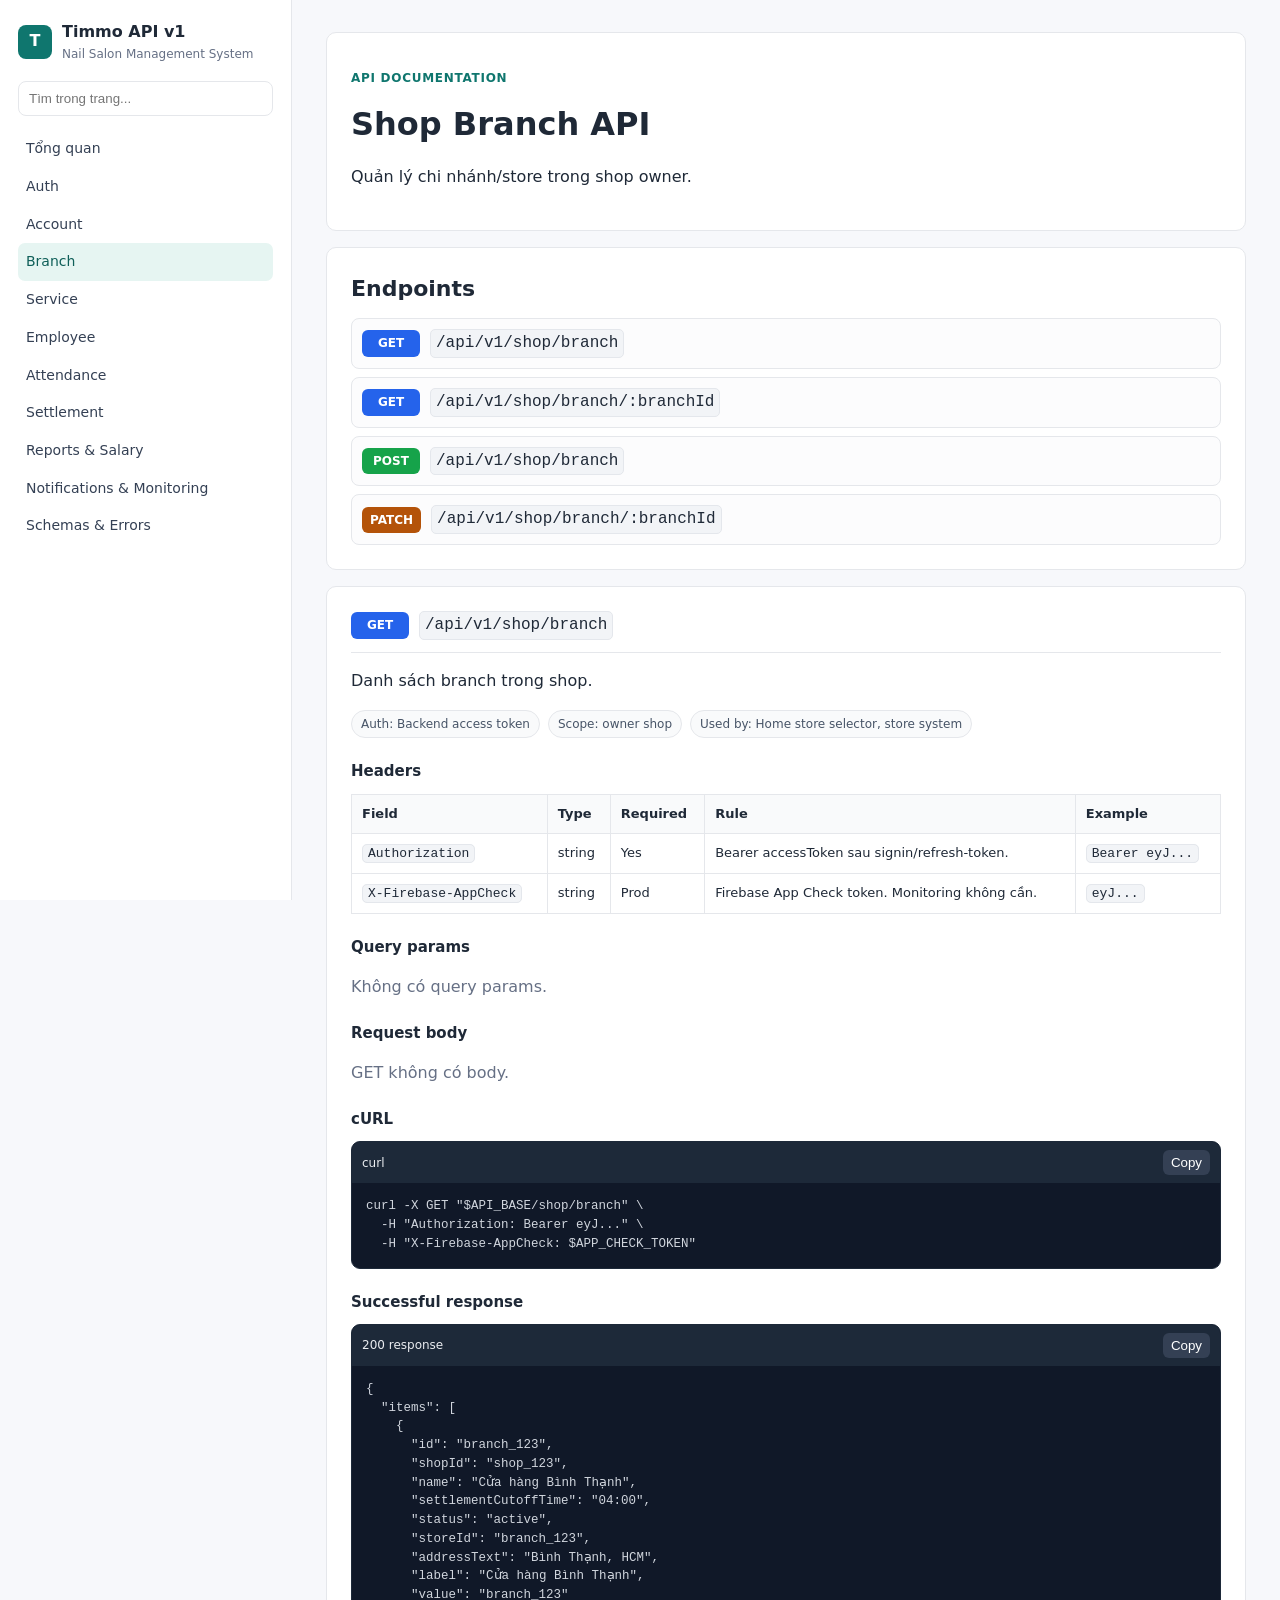
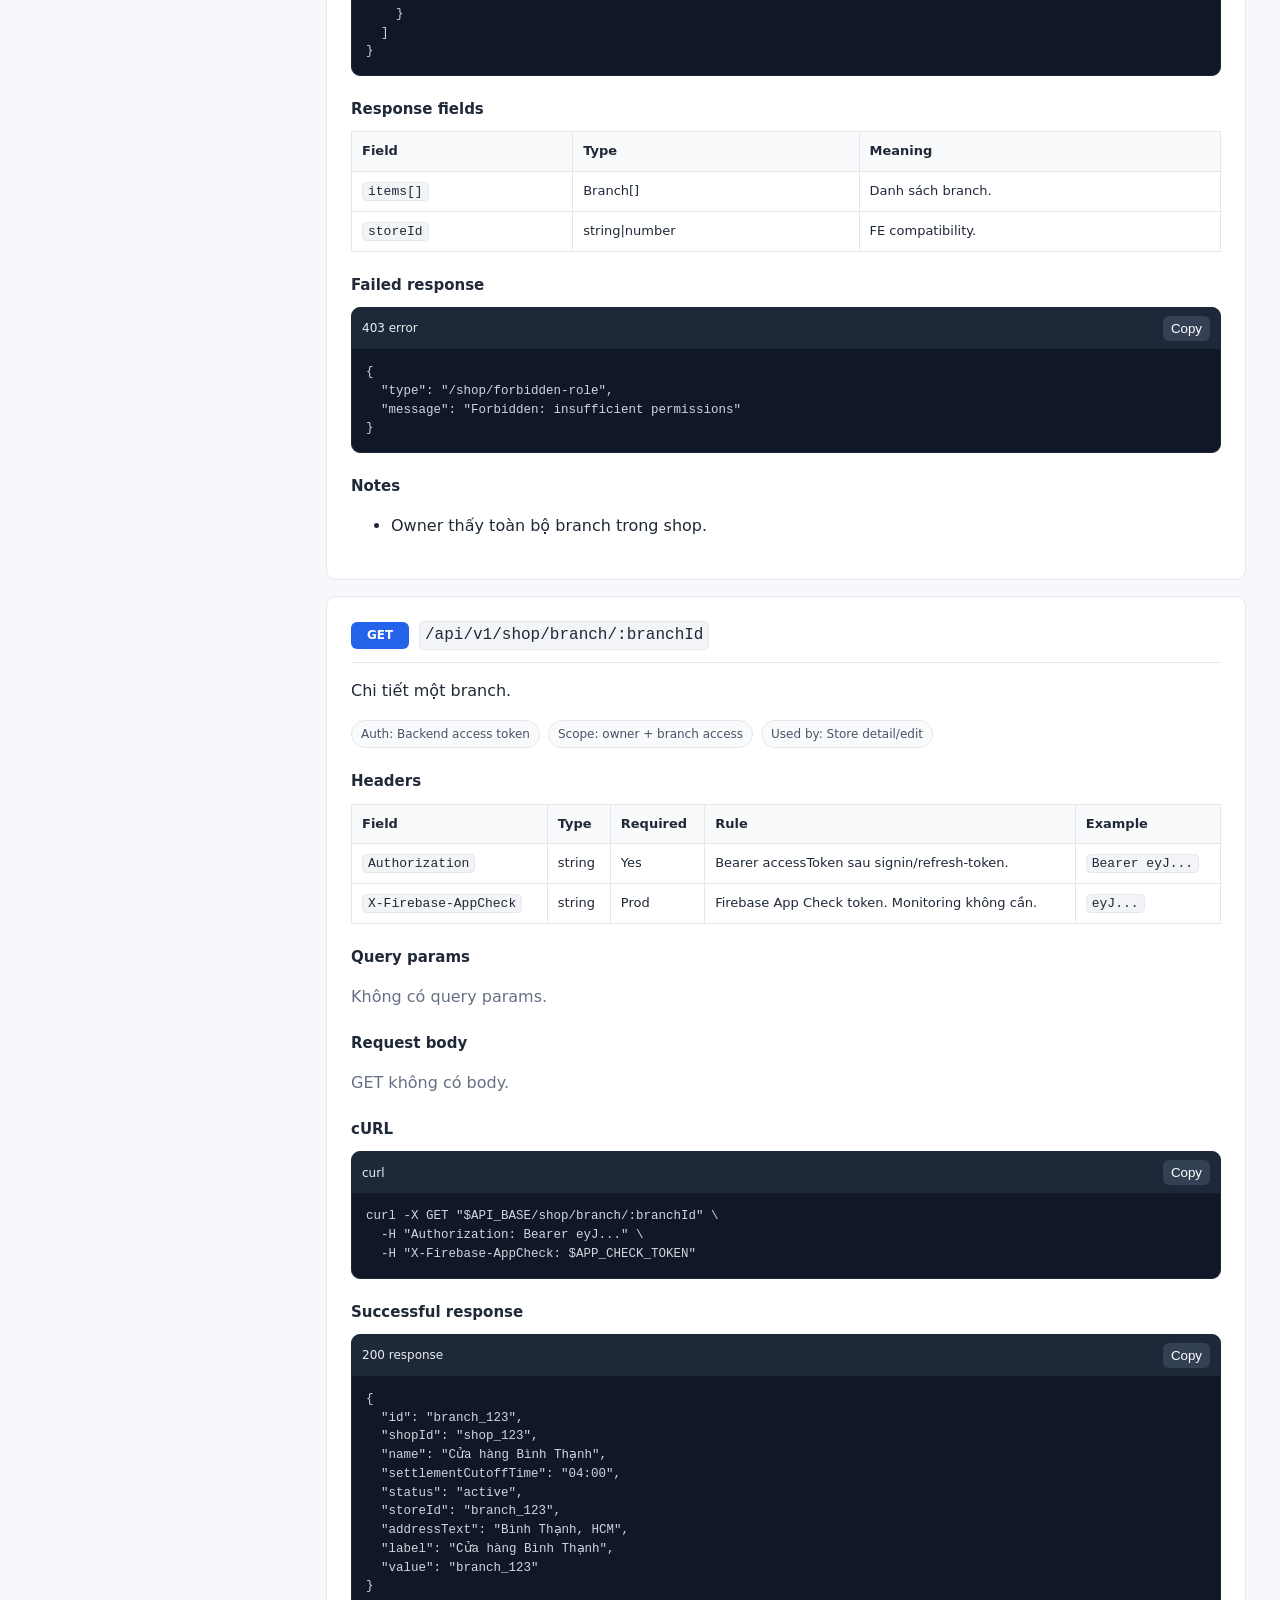
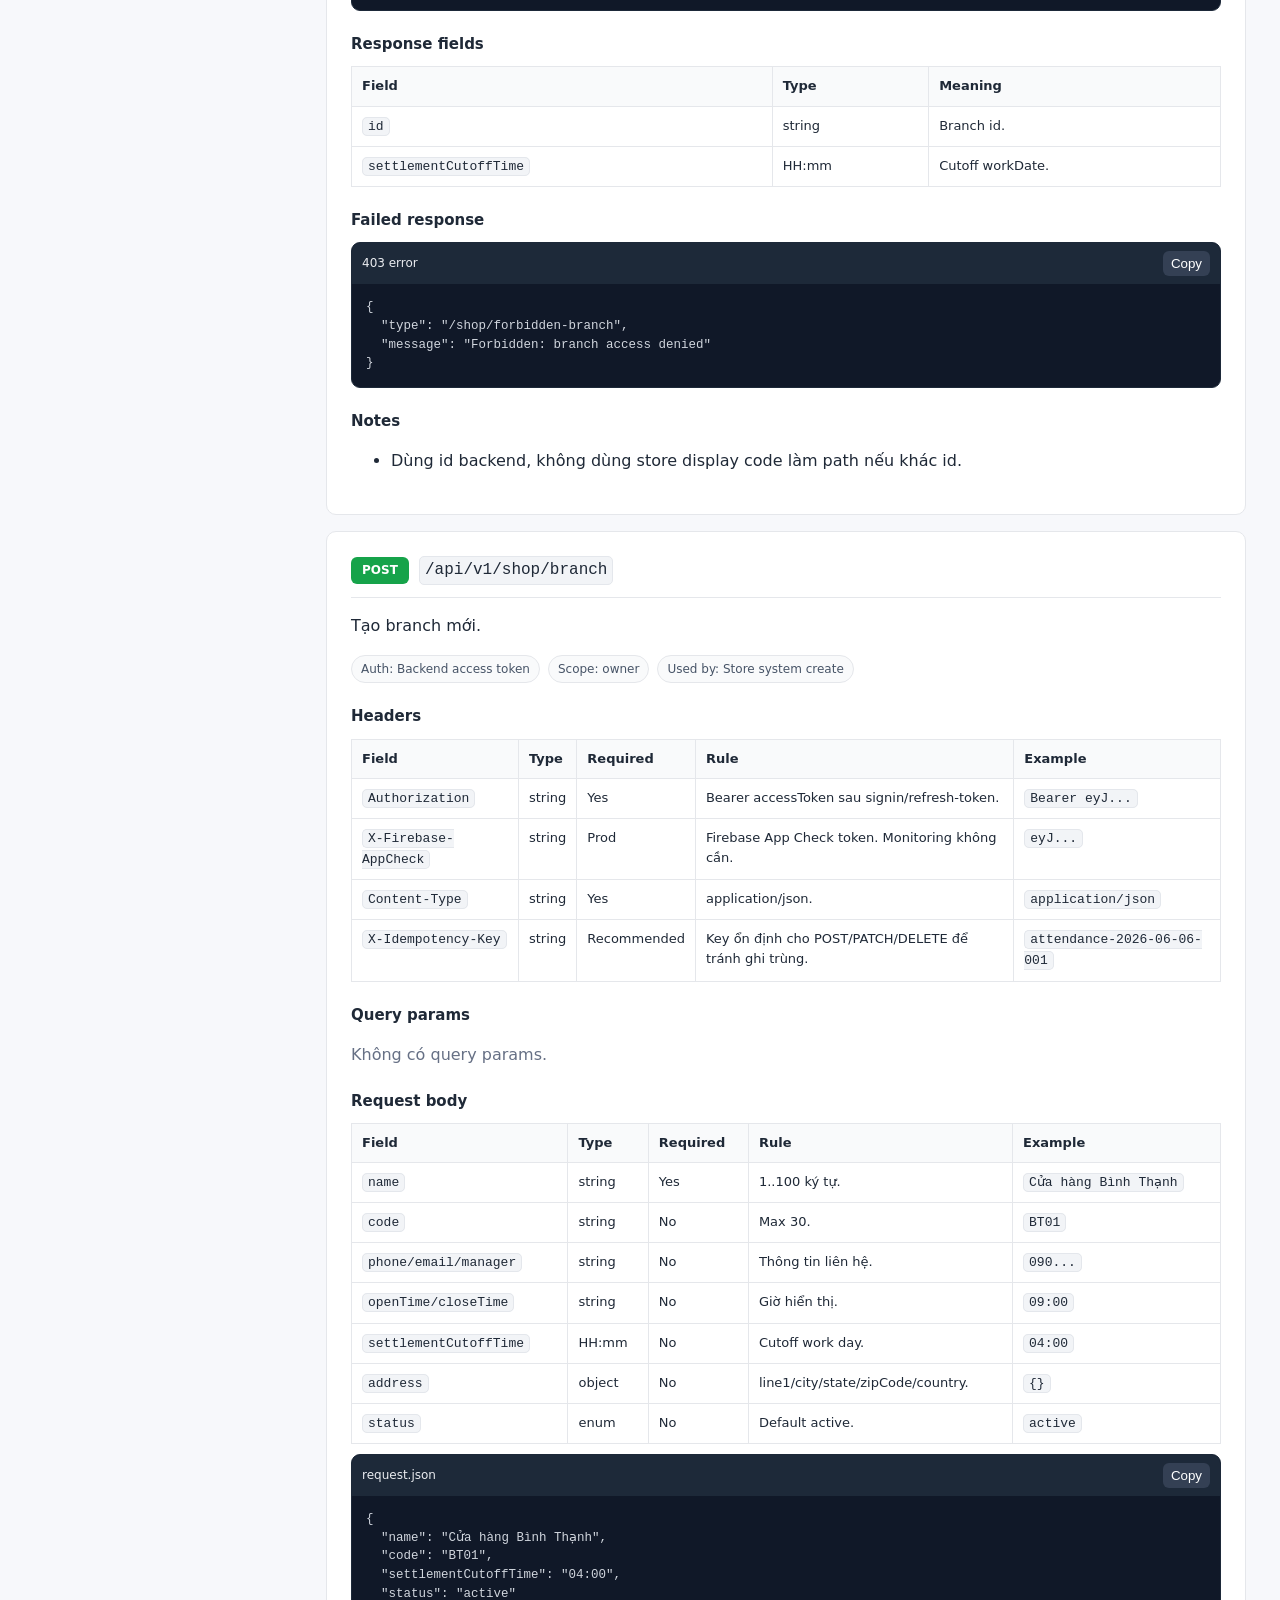
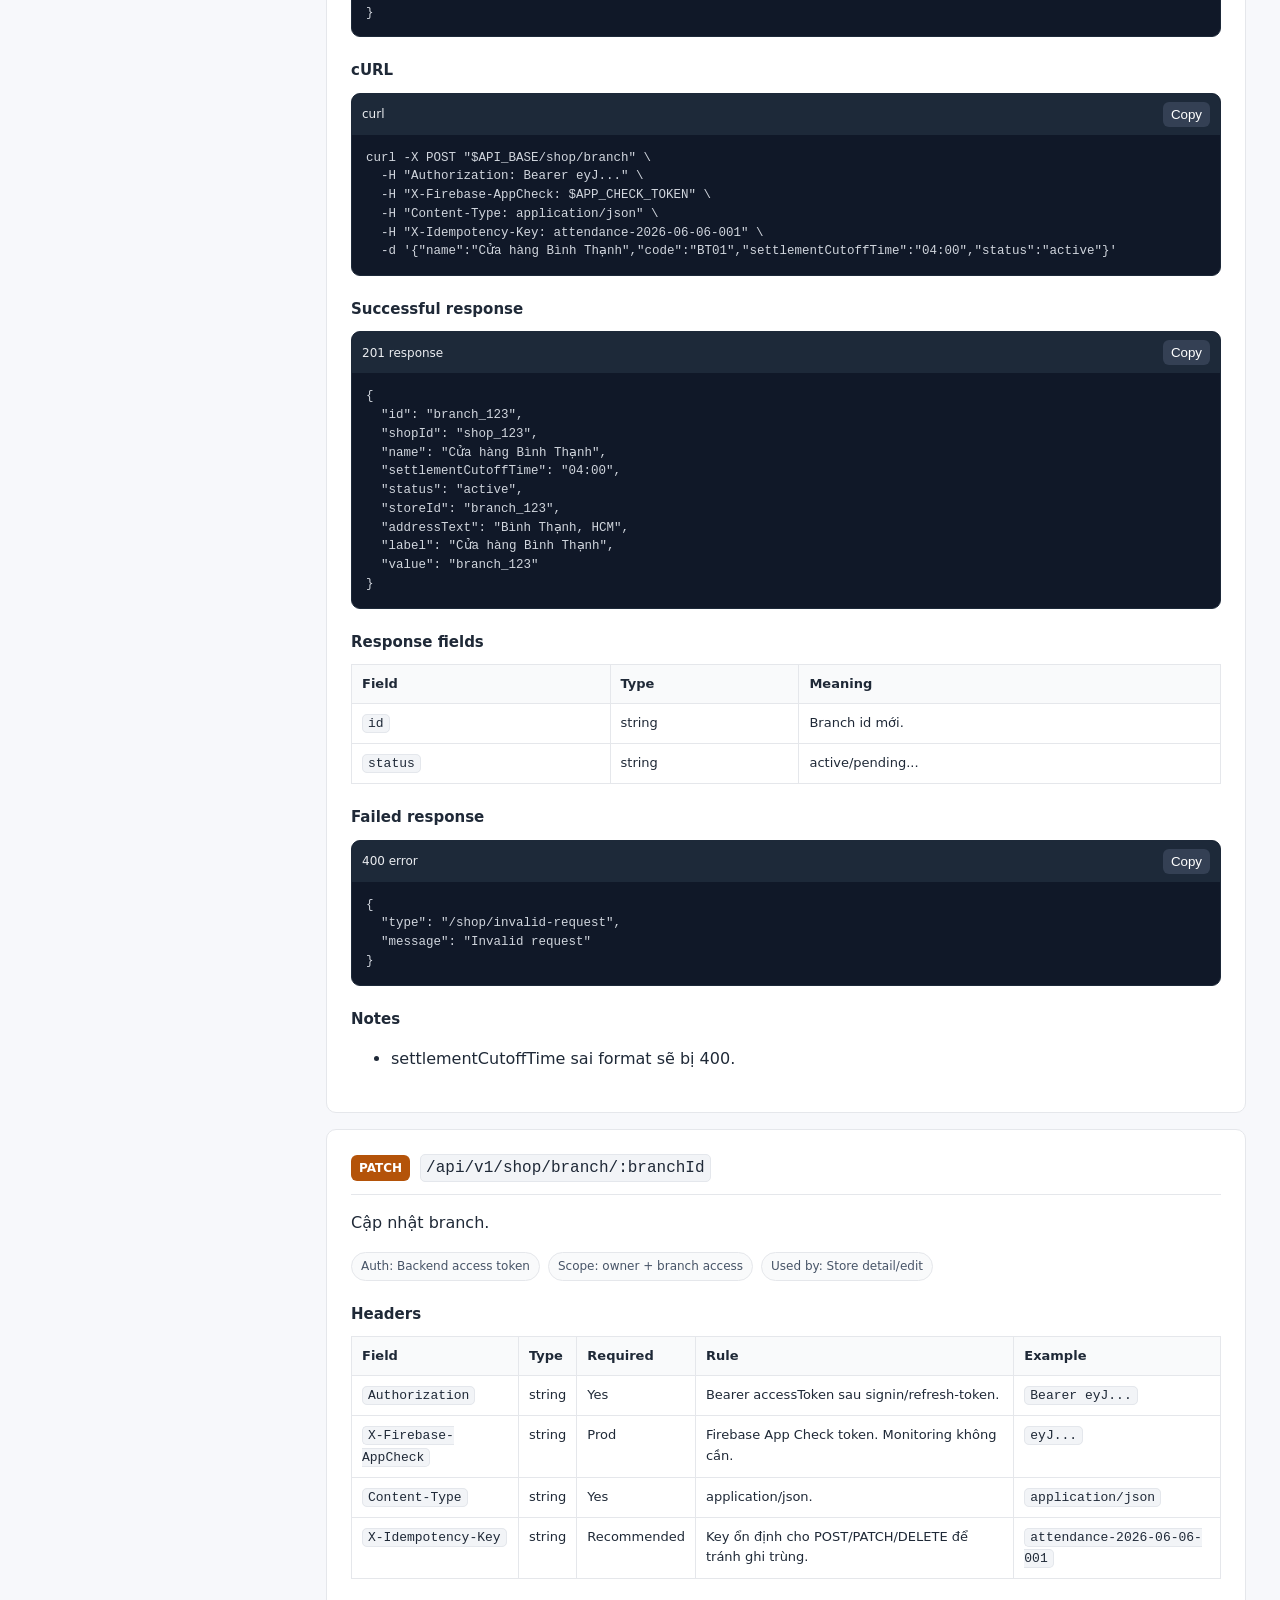
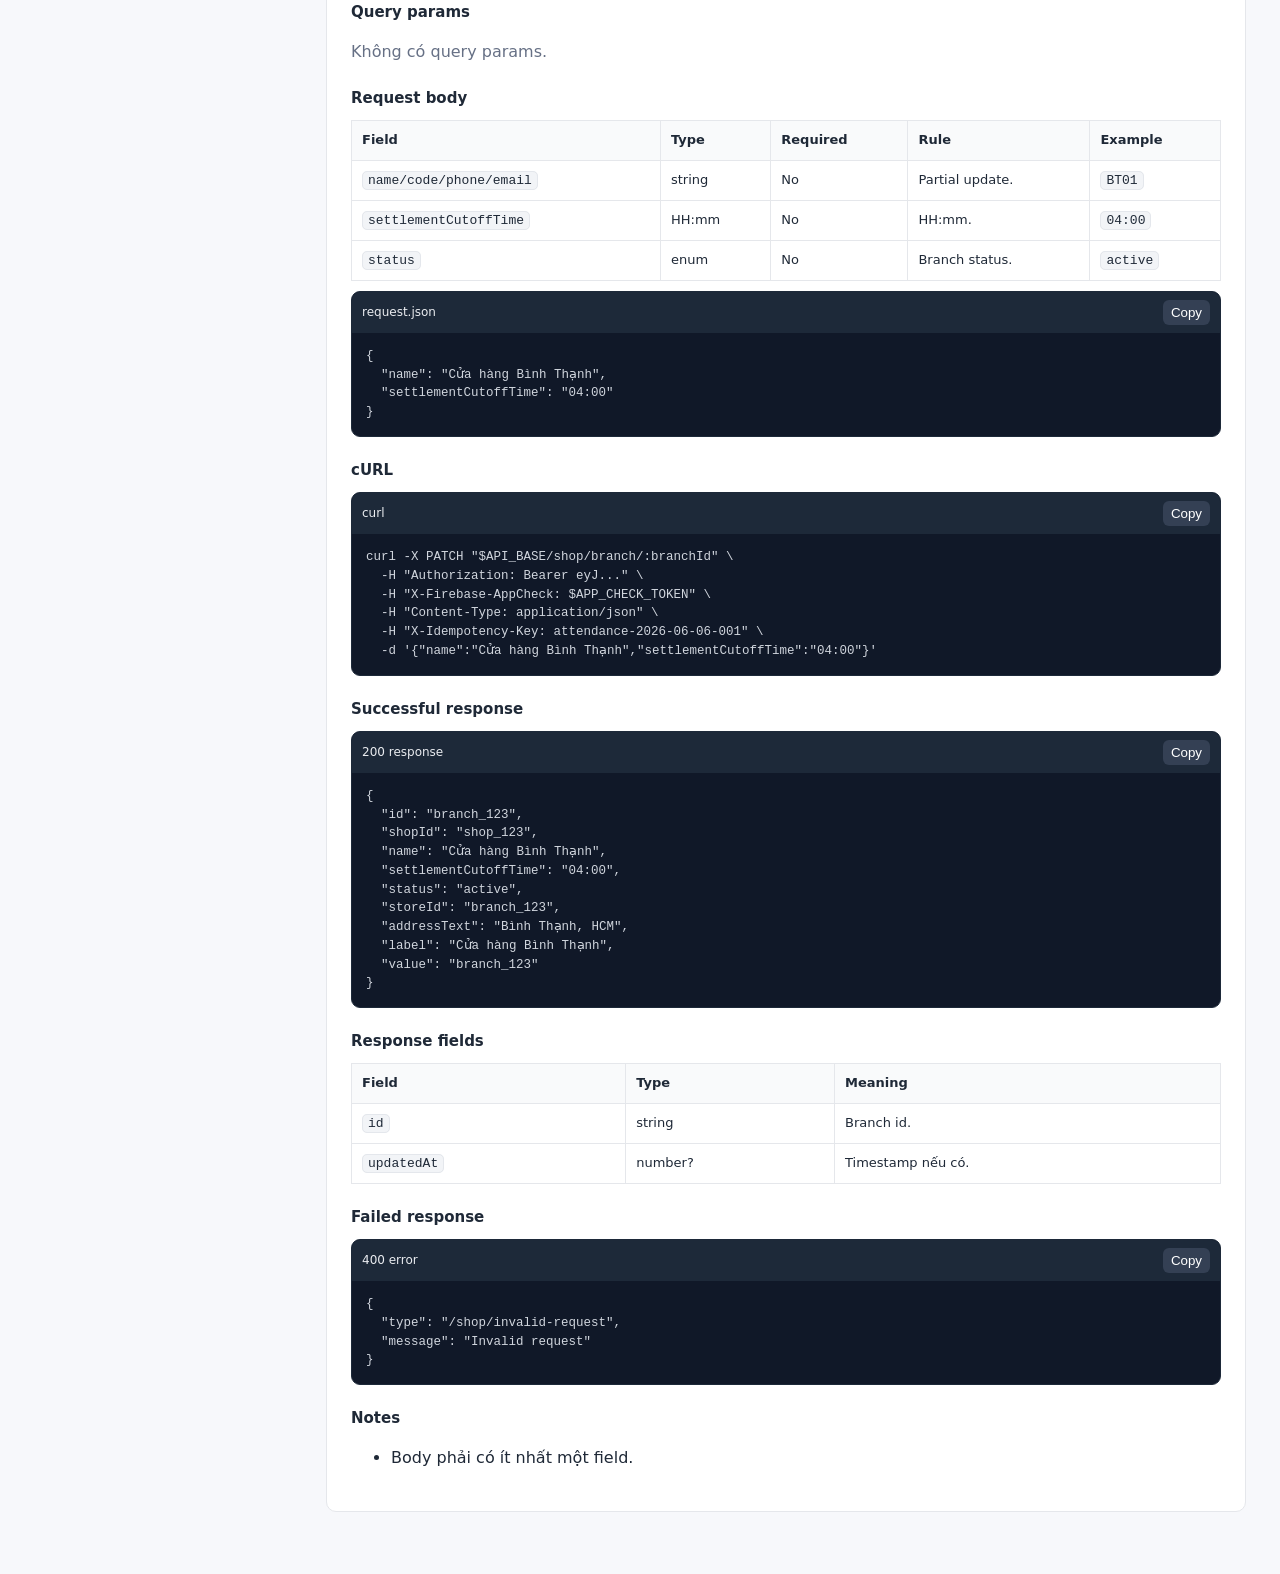
<file: pages/shop-branch.html>
<!doctype html>
<html lang="vi">
  <head>
    <meta charset="utf-8" />
    <meta name="viewport" content="width=device-width, initial-scale=1" />
    <title>Shop Branch API - Timmo API</title>
    <link rel="stylesheet" href="../assets/styles.css" />
  </head>
  <body>
    <div class="shell">
      <aside class="sidebar">
        <a class="brand" href="../index.html"
          ><span class="logo">T</span
          ><span
            ><strong>Timmo API v1</strong
            ><small>Nail Salon Management System</small></span
          ></a
        ><input class="search" data-search placeholder="Tìm trong trang..." />
        <nav>
          <a class="nav-link" href="../index.html">Tổng quan</a
          ><a class="nav-link" href="../pages/auth.html">Auth</a
          ><a class="nav-link" href="../pages/account.html">Account</a
          ><a class="nav-link active" href="../pages/shop-branch.html">Branch</a
          ><a class="nav-link" href="../pages/shop-service.html">Service</a
          ><a class="nav-link" href="../pages/employee.html">Employee</a
          ><a class="nav-link" href="../pages/attendance.html">Attendance</a
          ><a class="nav-link" href="../pages/settlement.html">Settlement</a
          ><a class="nav-link" href="../pages/reports-salary.html"
            >Reports &amp; Salary</a
          ><a class="nav-link" href="../pages/notifications-monitoring.html"
            >Notifications &amp; Monitoring</a
          ><a class="nav-link" href="../pages/schemas-errors.html"
            >Schemas &amp; Errors</a
          >
        </nav>
      </aside>
      <main class="content">
        <header class="page-head">
          <p class="eyebrow">API Documentation</p>
          <h1>Shop Branch API</h1>
          <p>Quản lý chi nhánh/store trong shop owner.</p>
        </header>
        <section class="card">
          <h2>Endpoints</h2>
          <div class="endpoint-list">
            <a href="#get-shop-branch"
              ><span class="method get">GET</span
              ><code>/api/v1/shop/branch</code></a
            ><a href="#get-shop-branch-branchid"
              ><span class="method get">GET</span
              ><code>/api/v1/shop/branch/:branchId</code></a
            ><a href="#post-shop-branch"
              ><span class="method post">POST</span
              ><code>/api/v1/shop/branch</code></a
            ><a href="#patch-shop-branch-branchid"
              ><span class="method patch">PATCH</span
              ><code>/api/v1/shop/branch/:branchId</code></a
            >
          </div>
        </section>
        <article class="endpoint" id="get-shop-branch">
          <div class="endpoint-title">
            <span class="method get">GET</span><code>/api/v1/shop/branch</code>
          </div>
          <p>Danh sách branch trong shop.</p>
          <div class="meta-row">
            <span>Auth: Backend access token</span><span>Scope: owner shop</span
            ><span>Used by: Home store selector, store system</span>
          </div>
          <h4>Headers</h4>
          <table>
            <thead>
              <tr>
                <th>Field</th>
                <th>Type</th>
                <th>Required</th>
                <th>Rule</th>
                <th>Example</th>
              </tr>
            </thead>
            <tbody>
              <tr>
                <td><code>Authorization</code></td>
                <td>string</td>
                <td>Yes</td>
                <td>Bearer accessToken sau signin/refresh-token.</td>
                <td><code>Bearer eyJ...</code></td>
              </tr>
              <tr>
                <td><code>X-Firebase-AppCheck</code></td>
                <td>string</td>
                <td>Prod</td>
                <td>Firebase App Check token. Monitoring không cần.</td>
                <td><code>eyJ...</code></td>
              </tr>
            </tbody>
          </table>
          <h4>Query params</h4>
          <p class="muted">Không có query params.</p>
          <h4>Request body</h4>
          <p class="muted">GET không có body.</p>

          <h4>cURL</h4>
          <div class="codebox">
            <div class="codebar">
              <span>curl</span><button class="copy">Copy</button>
            </div>
            <pre><code>curl -X GET &quot;$API_BASE/shop/branch&quot; \
  -H &quot;Authorization: Bearer eyJ...&quot; \
  -H &quot;X-Firebase-AppCheck: $APP_CHECK_TOKEN&quot;</code></pre>
          </div>
          <h4>Successful response</h4>
          <div class="codebox">
            <div class="codebar">
              <span>200 response</span><button class="copy">Copy</button>
            </div>
            <pre><code>{
  &quot;items&quot;: [
    {
      &quot;id&quot;: &quot;branch_123&quot;,
      &quot;shopId&quot;: &quot;shop_123&quot;,
      &quot;name&quot;: &quot;Cửa hàng Bình Thạnh&quot;,
      &quot;settlementCutoffTime&quot;: &quot;04:00&quot;,
      &quot;status&quot;: &quot;active&quot;,
      &quot;storeId&quot;: &quot;branch_123&quot;,
      &quot;addressText&quot;: &quot;Bình Thạnh, HCM&quot;,
      &quot;label&quot;: &quot;Cửa hàng Bình Thạnh&quot;,
      &quot;value&quot;: &quot;branch_123&quot;
    }
  ]
}</code></pre>
          </div>
          <h4>Response fields</h4>
          <table>
            <thead>
              <tr>
                <th>Field</th>
                <th>Type</th>
                <th>Meaning</th>
              </tr>
            </thead>
            <tbody>
              <tr>
                <td><code>items[]</code></td>
                <td>Branch[]</td>
                <td>Danh sách branch.</td>
              </tr>
              <tr>
                <td><code>storeId</code></td>
                <td>string|number</td>
                <td>FE compatibility.</td>
              </tr>
            </tbody>
          </table>
          <h4>Failed response</h4>
          <div class="codebox">
            <div class="codebar">
              <span>403 error</span><button class="copy">Copy</button>
            </div>
            <pre><code>{
  &quot;type&quot;: &quot;/shop/forbidden-role&quot;,
  &quot;message&quot;: &quot;Forbidden: insufficient permissions&quot;
}</code></pre>
          </div>
          <h4>Notes</h4>
          <ul>
            <li>Owner thấy toàn bộ branch trong shop.</li>
          </ul>
        </article>
        <article class="endpoint" id="get-shop-branch-branchid">
          <div class="endpoint-title">
            <span class="method get">GET</span
            ><code>/api/v1/shop/branch/:branchId</code>
          </div>
          <p>Chi tiết một branch.</p>
          <div class="meta-row">
            <span>Auth: Backend access token</span
            ><span>Scope: owner + branch access</span
            ><span>Used by: Store detail/edit</span>
          </div>
          <h4>Headers</h4>
          <table>
            <thead>
              <tr>
                <th>Field</th>
                <th>Type</th>
                <th>Required</th>
                <th>Rule</th>
                <th>Example</th>
              </tr>
            </thead>
            <tbody>
              <tr>
                <td><code>Authorization</code></td>
                <td>string</td>
                <td>Yes</td>
                <td>Bearer accessToken sau signin/refresh-token.</td>
                <td><code>Bearer eyJ...</code></td>
              </tr>
              <tr>
                <td><code>X-Firebase-AppCheck</code></td>
                <td>string</td>
                <td>Prod</td>
                <td>Firebase App Check token. Monitoring không cần.</td>
                <td><code>eyJ...</code></td>
              </tr>
            </tbody>
          </table>
          <h4>Query params</h4>
          <p class="muted">Không có query params.</p>
          <h4>Request body</h4>
          <p class="muted">GET không có body.</p>

          <h4>cURL</h4>
          <div class="codebox">
            <div class="codebar">
              <span>curl</span><button class="copy">Copy</button>
            </div>
            <pre><code>curl -X GET &quot;$API_BASE/shop/branch/:branchId&quot; \
  -H &quot;Authorization: Bearer eyJ...&quot; \
  -H &quot;X-Firebase-AppCheck: $APP_CHECK_TOKEN&quot;</code></pre>
          </div>
          <h4>Successful response</h4>
          <div class="codebox">
            <div class="codebar">
              <span>200 response</span><button class="copy">Copy</button>
            </div>
            <pre><code>{
  &quot;id&quot;: &quot;branch_123&quot;,
  &quot;shopId&quot;: &quot;shop_123&quot;,
  &quot;name&quot;: &quot;Cửa hàng Bình Thạnh&quot;,
  &quot;settlementCutoffTime&quot;: &quot;04:00&quot;,
  &quot;status&quot;: &quot;active&quot;,
  &quot;storeId&quot;: &quot;branch_123&quot;,
  &quot;addressText&quot;: &quot;Bình Thạnh, HCM&quot;,
  &quot;label&quot;: &quot;Cửa hàng Bình Thạnh&quot;,
  &quot;value&quot;: &quot;branch_123&quot;
}</code></pre>
          </div>
          <h4>Response fields</h4>
          <table>
            <thead>
              <tr>
                <th>Field</th>
                <th>Type</th>
                <th>Meaning</th>
              </tr>
            </thead>
            <tbody>
              <tr>
                <td><code>id</code></td>
                <td>string</td>
                <td>Branch id.</td>
              </tr>
              <tr>
                <td><code>settlementCutoffTime</code></td>
                <td>HH:mm</td>
                <td>Cutoff workDate.</td>
              </tr>
            </tbody>
          </table>
          <h4>Failed response</h4>
          <div class="codebox">
            <div class="codebar">
              <span>403 error</span><button class="copy">Copy</button>
            </div>
            <pre><code>{
  &quot;type&quot;: &quot;/shop/forbidden-branch&quot;,
  &quot;message&quot;: &quot;Forbidden: branch access denied&quot;
}</code></pre>
          </div>
          <h4>Notes</h4>
          <ul>
            <li>
              Dùng id backend, không dùng store display code làm path nếu khác
              id.
            </li>
          </ul>
        </article>
        <article class="endpoint" id="post-shop-branch">
          <div class="endpoint-title">
            <span class="method post">POST</span
            ><code>/api/v1/shop/branch</code>
          </div>
          <p>Tạo branch mới.</p>
          <div class="meta-row">
            <span>Auth: Backend access token</span><span>Scope: owner</span
            ><span>Used by: Store system create</span>
          </div>
          <h4>Headers</h4>
          <table>
            <thead>
              <tr>
                <th>Field</th>
                <th>Type</th>
                <th>Required</th>
                <th>Rule</th>
                <th>Example</th>
              </tr>
            </thead>
            <tbody>
              <tr>
                <td><code>Authorization</code></td>
                <td>string</td>
                <td>Yes</td>
                <td>Bearer accessToken sau signin/refresh-token.</td>
                <td><code>Bearer eyJ...</code></td>
              </tr>
              <tr>
                <td><code>X-Firebase-AppCheck</code></td>
                <td>string</td>
                <td>Prod</td>
                <td>Firebase App Check token. Monitoring không cần.</td>
                <td><code>eyJ...</code></td>
              </tr>
              <tr>
                <td><code>Content-Type</code></td>
                <td>string</td>
                <td>Yes</td>
                <td>application/json.</td>
                <td><code>application/json</code></td>
              </tr>
              <tr>
                <td><code>X-Idempotency-Key</code></td>
                <td>string</td>
                <td>Recommended</td>
                <td>Key ổn định cho POST/PATCH/DELETE để tránh ghi trùng.</td>
                <td><code>attendance-2026-06-06-001</code></td>
              </tr>
            </tbody>
          </table>
          <h4>Query params</h4>
          <p class="muted">Không có query params.</p>
          <h4>Request body</h4>
          <table>
            <thead>
              <tr>
                <th>Field</th>
                <th>Type</th>
                <th>Required</th>
                <th>Rule</th>
                <th>Example</th>
              </tr>
            </thead>
            <tbody>
              <tr>
                <td><code>name</code></td>
                <td>string</td>
                <td>Yes</td>
                <td>1..100 ký tự.</td>
                <td><code>Cửa hàng Bình Thạnh</code></td>
              </tr>
              <tr>
                <td><code>code</code></td>
                <td>string</td>
                <td>No</td>
                <td>Max 30.</td>
                <td><code>BT01</code></td>
              </tr>
              <tr>
                <td><code>phone/email/manager</code></td>
                <td>string</td>
                <td>No</td>
                <td>Thông tin liên hệ.</td>
                <td><code>090...</code></td>
              </tr>
              <tr>
                <td><code>openTime/closeTime</code></td>
                <td>string</td>
                <td>No</td>
                <td>Giờ hiển thị.</td>
                <td><code>09:00</code></td>
              </tr>
              <tr>
                <td><code>settlementCutoffTime</code></td>
                <td>HH:mm</td>
                <td>No</td>
                <td>Cutoff work day.</td>
                <td><code>04:00</code></td>
              </tr>
              <tr>
                <td><code>address</code></td>
                <td>object</td>
                <td>No</td>
                <td>line1/city/state/zipCode/country.</td>
                <td><code>{}</code></td>
              </tr>
              <tr>
                <td><code>status</code></td>
                <td>enum</td>
                <td>No</td>
                <td>Default active.</td>
                <td><code>active</code></td>
              </tr>
            </tbody>
          </table>
          <div class="codebox">
            <div class="codebar">
              <span>request.json</span><button class="copy">Copy</button>
            </div>
            <pre><code>{
  &quot;name&quot;: &quot;Cửa hàng Bình Thạnh&quot;,
  &quot;code&quot;: &quot;BT01&quot;,
  &quot;settlementCutoffTime&quot;: &quot;04:00&quot;,
  &quot;status&quot;: &quot;active&quot;
}</code></pre>
          </div>
          <h4>cURL</h4>
          <div class="codebox">
            <div class="codebar">
              <span>curl</span><button class="copy">Copy</button>
            </div>
            <pre><code>curl -X POST &quot;$API_BASE/shop/branch&quot; \
  -H &quot;Authorization: Bearer eyJ...&quot; \
  -H &quot;X-Firebase-AppCheck: $APP_CHECK_TOKEN&quot; \
  -H &quot;Content-Type: application/json&quot; \
  -H &quot;X-Idempotency-Key: attendance-2026-06-06-001&quot; \
  -d &#39;{&quot;name&quot;:&quot;Cửa hàng Bình Thạnh&quot;,&quot;code&quot;:&quot;BT01&quot;,&quot;settlementCutoffTime&quot;:&quot;04:00&quot;,&quot;status&quot;:&quot;active&quot;}&#39;</code></pre>
          </div>
          <h4>Successful response</h4>
          <div class="codebox">
            <div class="codebar">
              <span>201 response</span><button class="copy">Copy</button>
            </div>
            <pre><code>{
  &quot;id&quot;: &quot;branch_123&quot;,
  &quot;shopId&quot;: &quot;shop_123&quot;,
  &quot;name&quot;: &quot;Cửa hàng Bình Thạnh&quot;,
  &quot;settlementCutoffTime&quot;: &quot;04:00&quot;,
  &quot;status&quot;: &quot;active&quot;,
  &quot;storeId&quot;: &quot;branch_123&quot;,
  &quot;addressText&quot;: &quot;Bình Thạnh, HCM&quot;,
  &quot;label&quot;: &quot;Cửa hàng Bình Thạnh&quot;,
  &quot;value&quot;: &quot;branch_123&quot;
}</code></pre>
          </div>
          <h4>Response fields</h4>
          <table>
            <thead>
              <tr>
                <th>Field</th>
                <th>Type</th>
                <th>Meaning</th>
              </tr>
            </thead>
            <tbody>
              <tr>
                <td><code>id</code></td>
                <td>string</td>
                <td>Branch id mới.</td>
              </tr>
              <tr>
                <td><code>status</code></td>
                <td>string</td>
                <td>active/pending...</td>
              </tr>
            </tbody>
          </table>
          <h4>Failed response</h4>
          <div class="codebox">
            <div class="codebar">
              <span>400 error</span><button class="copy">Copy</button>
            </div>
            <pre><code>{
  &quot;type&quot;: &quot;/shop/invalid-request&quot;,
  &quot;message&quot;: &quot;Invalid request&quot;
}</code></pre>
          </div>
          <h4>Notes</h4>
          <ul>
            <li>settlementCutoffTime sai format sẽ bị 400.</li>
          </ul>
        </article>
        <article class="endpoint" id="patch-shop-branch-branchid">
          <div class="endpoint-title">
            <span class="method patch">PATCH</span
            ><code>/api/v1/shop/branch/:branchId</code>
          </div>
          <p>Cập nhật branch.</p>
          <div class="meta-row">
            <span>Auth: Backend access token</span
            ><span>Scope: owner + branch access</span
            ><span>Used by: Store detail/edit</span>
          </div>
          <h4>Headers</h4>
          <table>
            <thead>
              <tr>
                <th>Field</th>
                <th>Type</th>
                <th>Required</th>
                <th>Rule</th>
                <th>Example</th>
              </tr>
            </thead>
            <tbody>
              <tr>
                <td><code>Authorization</code></td>
                <td>string</td>
                <td>Yes</td>
                <td>Bearer accessToken sau signin/refresh-token.</td>
                <td><code>Bearer eyJ...</code></td>
              </tr>
              <tr>
                <td><code>X-Firebase-AppCheck</code></td>
                <td>string</td>
                <td>Prod</td>
                <td>Firebase App Check token. Monitoring không cần.</td>
                <td><code>eyJ...</code></td>
              </tr>
              <tr>
                <td><code>Content-Type</code></td>
                <td>string</td>
                <td>Yes</td>
                <td>application/json.</td>
                <td><code>application/json</code></td>
              </tr>
              <tr>
                <td><code>X-Idempotency-Key</code></td>
                <td>string</td>
                <td>Recommended</td>
                <td>Key ổn định cho POST/PATCH/DELETE để tránh ghi trùng.</td>
                <td><code>attendance-2026-06-06-001</code></td>
              </tr>
            </tbody>
          </table>
          <h4>Query params</h4>
          <p class="muted">Không có query params.</p>
          <h4>Request body</h4>
          <table>
            <thead>
              <tr>
                <th>Field</th>
                <th>Type</th>
                <th>Required</th>
                <th>Rule</th>
                <th>Example</th>
              </tr>
            </thead>
            <tbody>
              <tr>
                <td><code>name/code/phone/email</code></td>
                <td>string</td>
                <td>No</td>
                <td>Partial update.</td>
                <td><code>BT01</code></td>
              </tr>
              <tr>
                <td><code>settlementCutoffTime</code></td>
                <td>HH:mm</td>
                <td>No</td>
                <td>HH:mm.</td>
                <td><code>04:00</code></td>
              </tr>
              <tr>
                <td><code>status</code></td>
                <td>enum</td>
                <td>No</td>
                <td>Branch status.</td>
                <td><code>active</code></td>
              </tr>
            </tbody>
          </table>
          <div class="codebox">
            <div class="codebar">
              <span>request.json</span><button class="copy">Copy</button>
            </div>
            <pre><code>{
  &quot;name&quot;: &quot;Cửa hàng Bình Thạnh&quot;,
  &quot;settlementCutoffTime&quot;: &quot;04:00&quot;
}</code></pre>
          </div>
          <h4>cURL</h4>
          <div class="codebox">
            <div class="codebar">
              <span>curl</span><button class="copy">Copy</button>
            </div>
            <pre><code>curl -X PATCH &quot;$API_BASE/shop/branch/:branchId&quot; \
  -H &quot;Authorization: Bearer eyJ...&quot; \
  -H &quot;X-Firebase-AppCheck: $APP_CHECK_TOKEN&quot; \
  -H &quot;Content-Type: application/json&quot; \
  -H &quot;X-Idempotency-Key: attendance-2026-06-06-001&quot; \
  -d &#39;{&quot;name&quot;:&quot;Cửa hàng Bình Thạnh&quot;,&quot;settlementCutoffTime&quot;:&quot;04:00&quot;}&#39;</code></pre>
          </div>
          <h4>Successful response</h4>
          <div class="codebox">
            <div class="codebar">
              <span>200 response</span><button class="copy">Copy</button>
            </div>
            <pre><code>{
  &quot;id&quot;: &quot;branch_123&quot;,
  &quot;shopId&quot;: &quot;shop_123&quot;,
  &quot;name&quot;: &quot;Cửa hàng Bình Thạnh&quot;,
  &quot;settlementCutoffTime&quot;: &quot;04:00&quot;,
  &quot;status&quot;: &quot;active&quot;,
  &quot;storeId&quot;: &quot;branch_123&quot;,
  &quot;addressText&quot;: &quot;Bình Thạnh, HCM&quot;,
  &quot;label&quot;: &quot;Cửa hàng Bình Thạnh&quot;,
  &quot;value&quot;: &quot;branch_123&quot;
}</code></pre>
          </div>
          <h4>Response fields</h4>
          <table>
            <thead>
              <tr>
                <th>Field</th>
                <th>Type</th>
                <th>Meaning</th>
              </tr>
            </thead>
            <tbody>
              <tr>
                <td><code>id</code></td>
                <td>string</td>
                <td>Branch id.</td>
              </tr>
              <tr>
                <td><code>updatedAt</code></td>
                <td>number?</td>
                <td>Timestamp nếu có.</td>
              </tr>
            </tbody>
          </table>
          <h4>Failed response</h4>
          <div class="codebox">
            <div class="codebar">
              <span>400 error</span><button class="copy">Copy</button>
            </div>
            <pre><code>{
  &quot;type&quot;: &quot;/shop/invalid-request&quot;,
  &quot;message&quot;: &quot;Invalid request&quot;
}</code></pre>
          </div>
          <h4>Notes</h4>
          <ul>
            <li>Body phải có ít nhất một field.</li>
          </ul>
        </article>
      </main>
    </div>
    <script src="../assets/app.js"></script>
  </body>
</html>
</file>
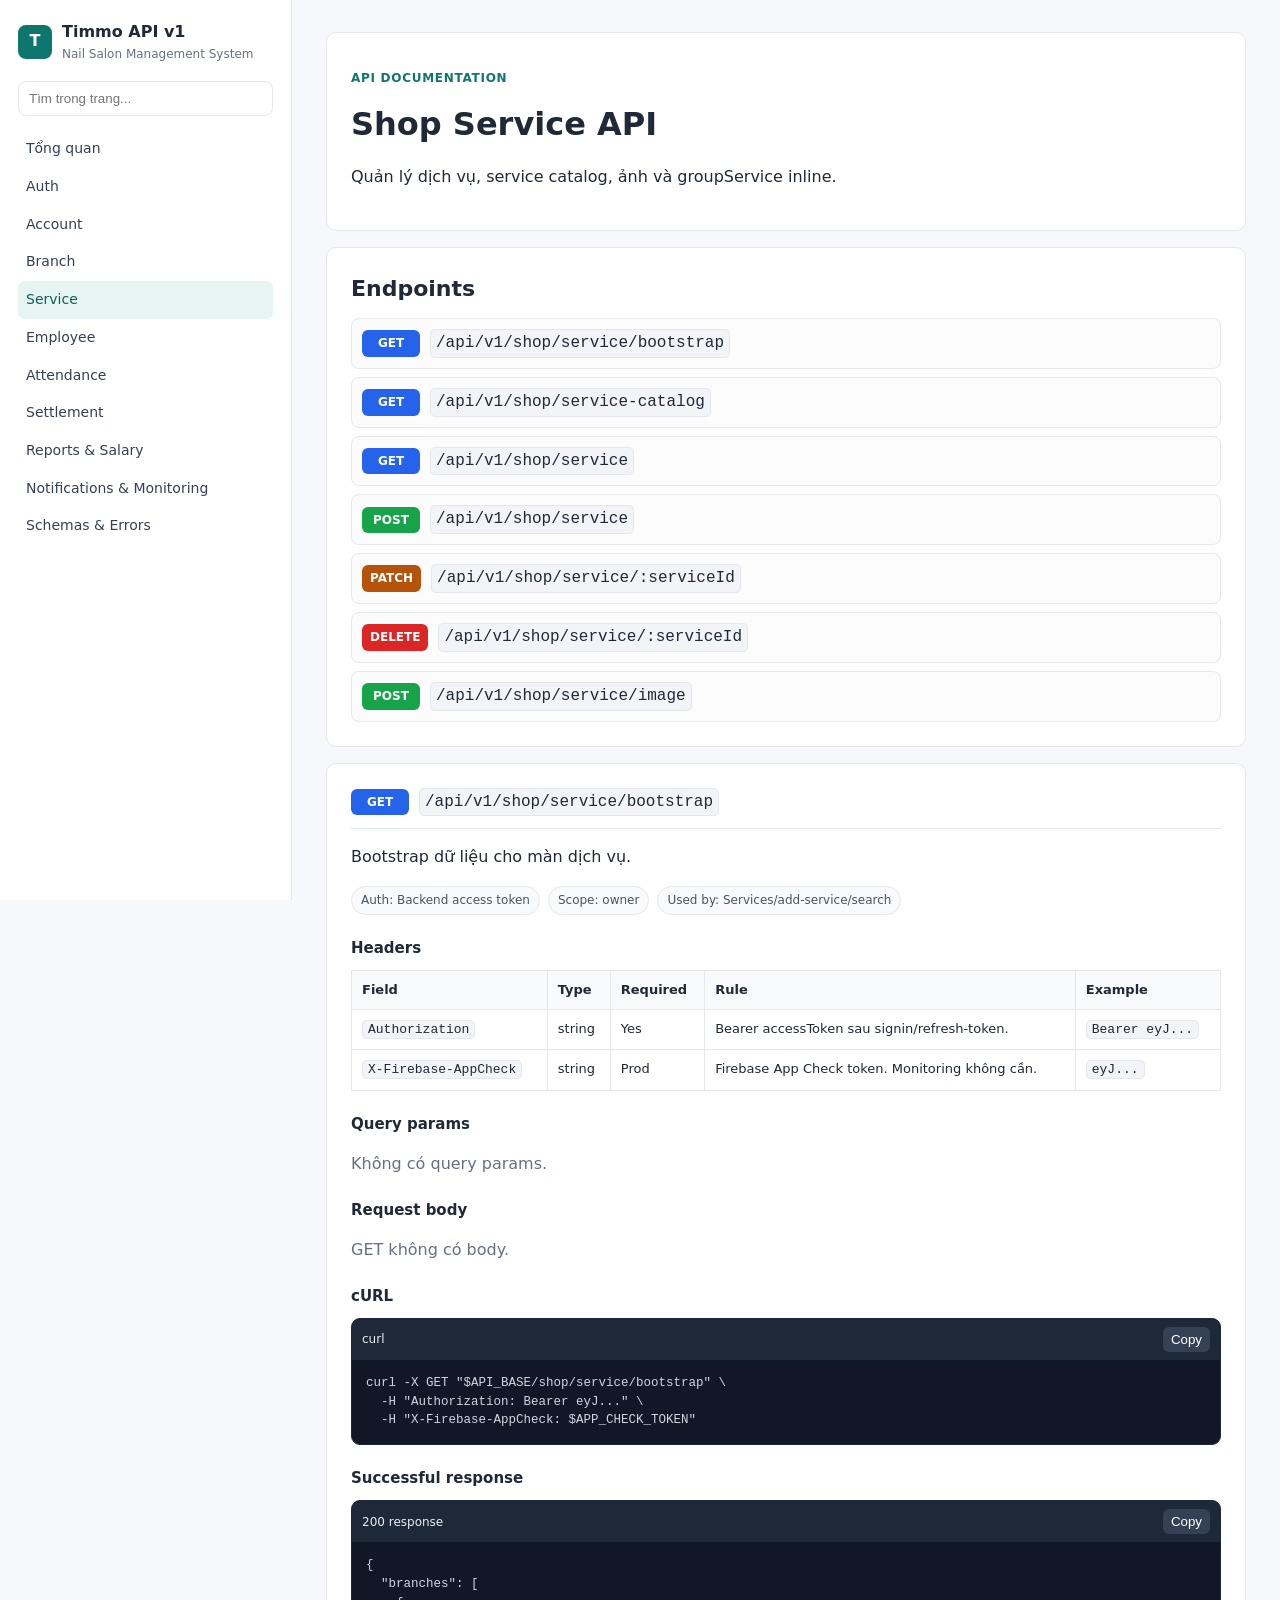
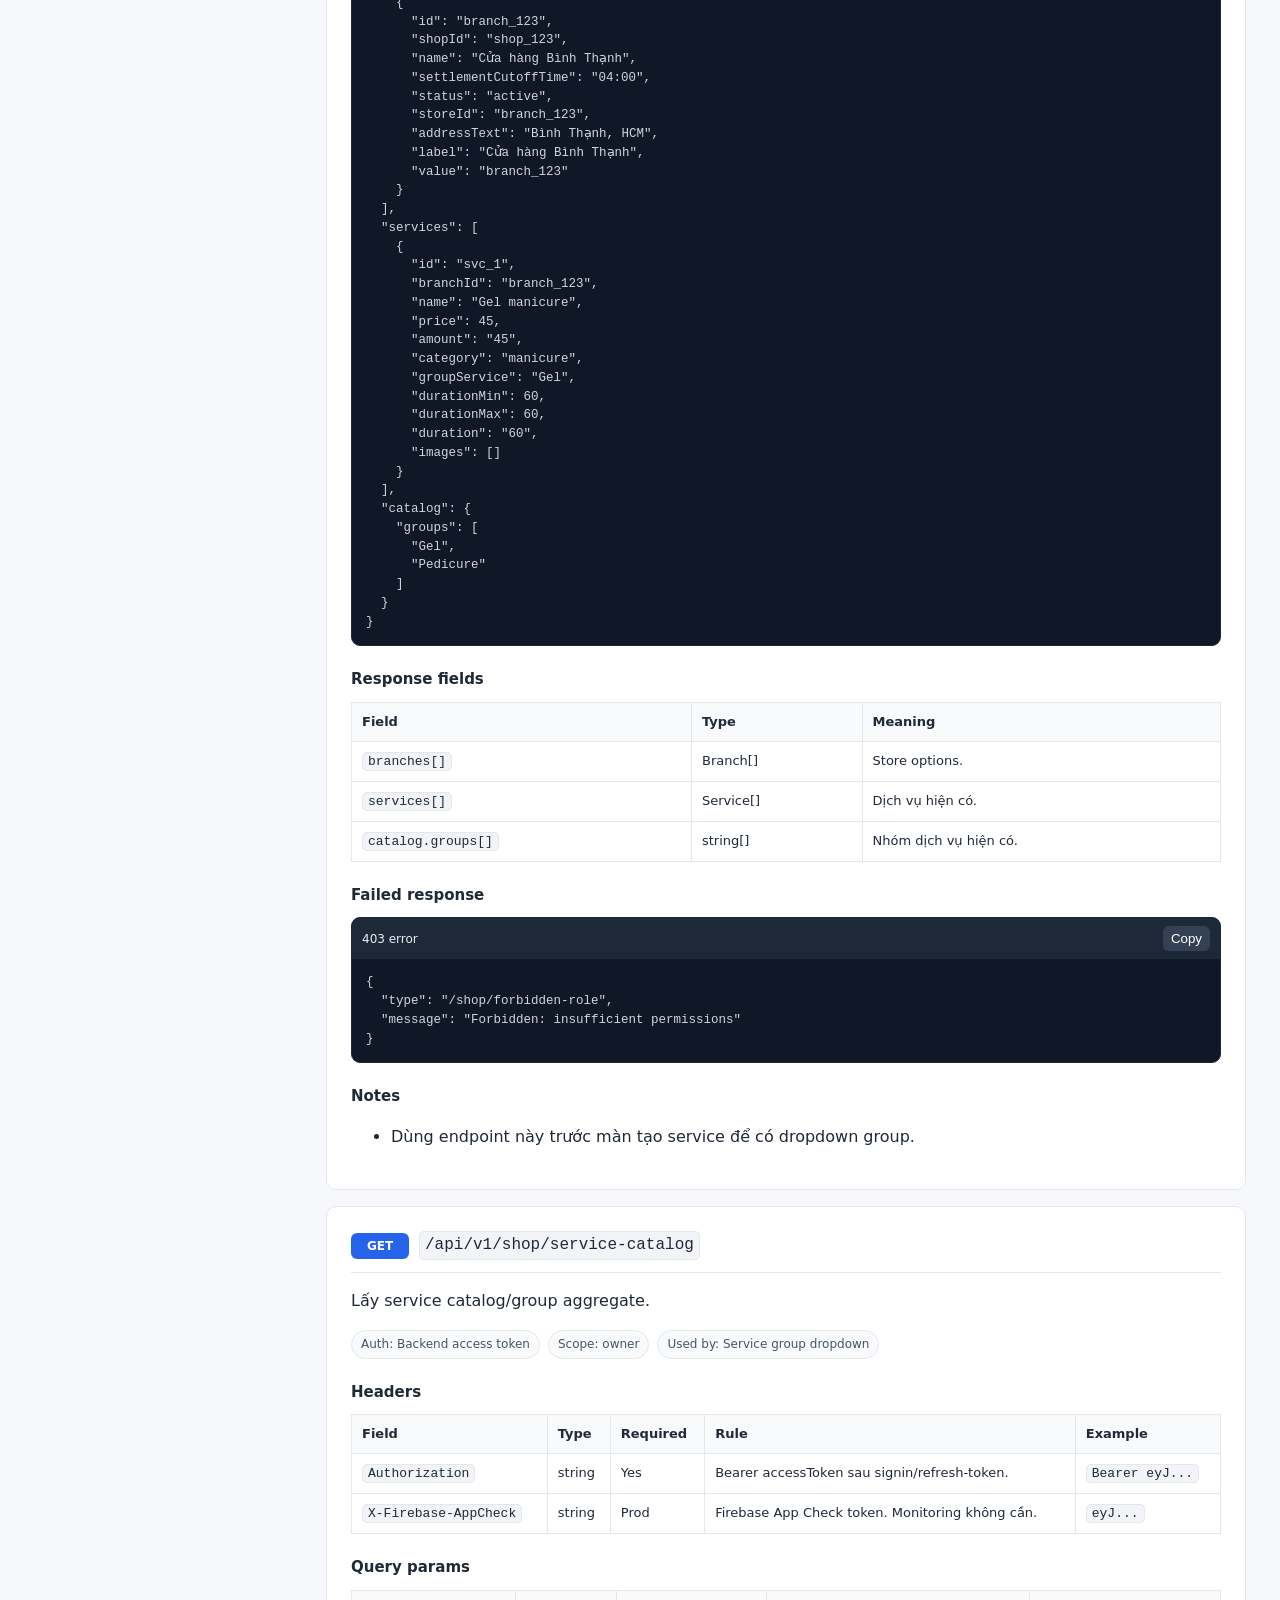
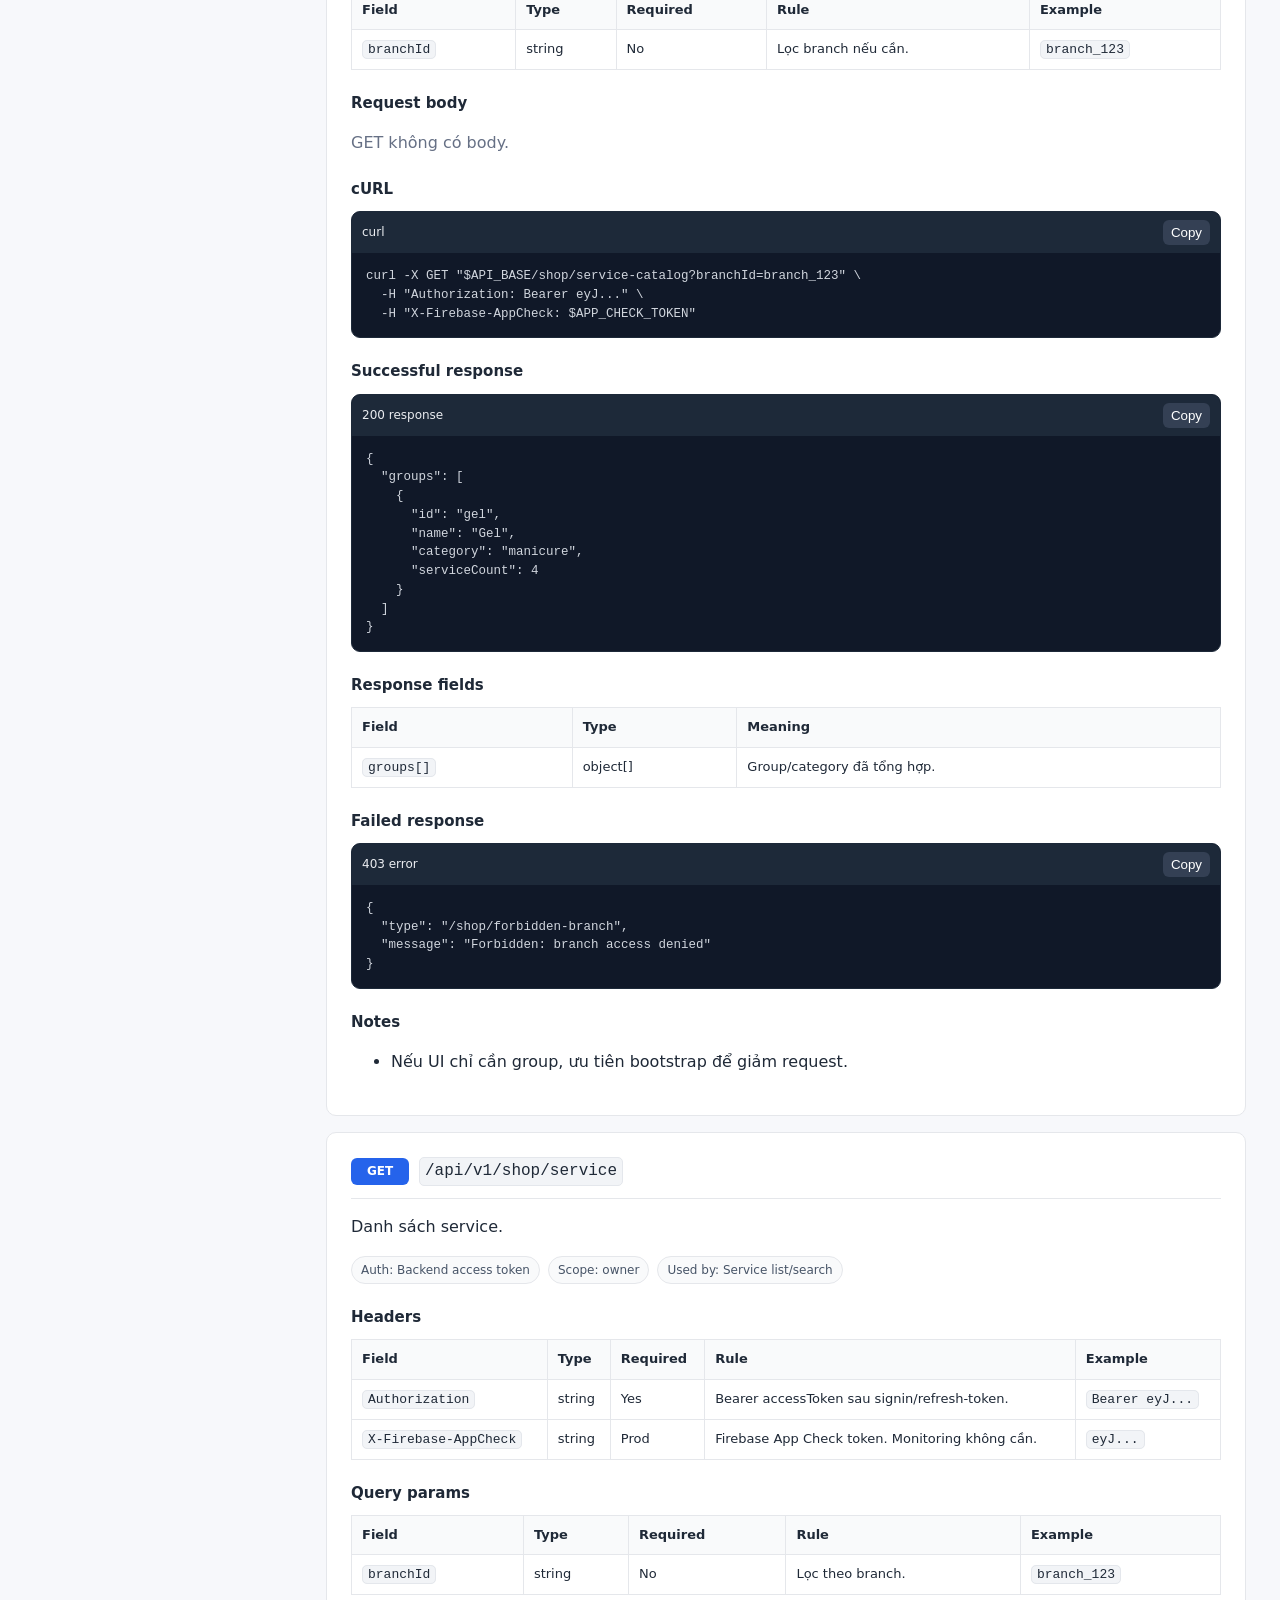
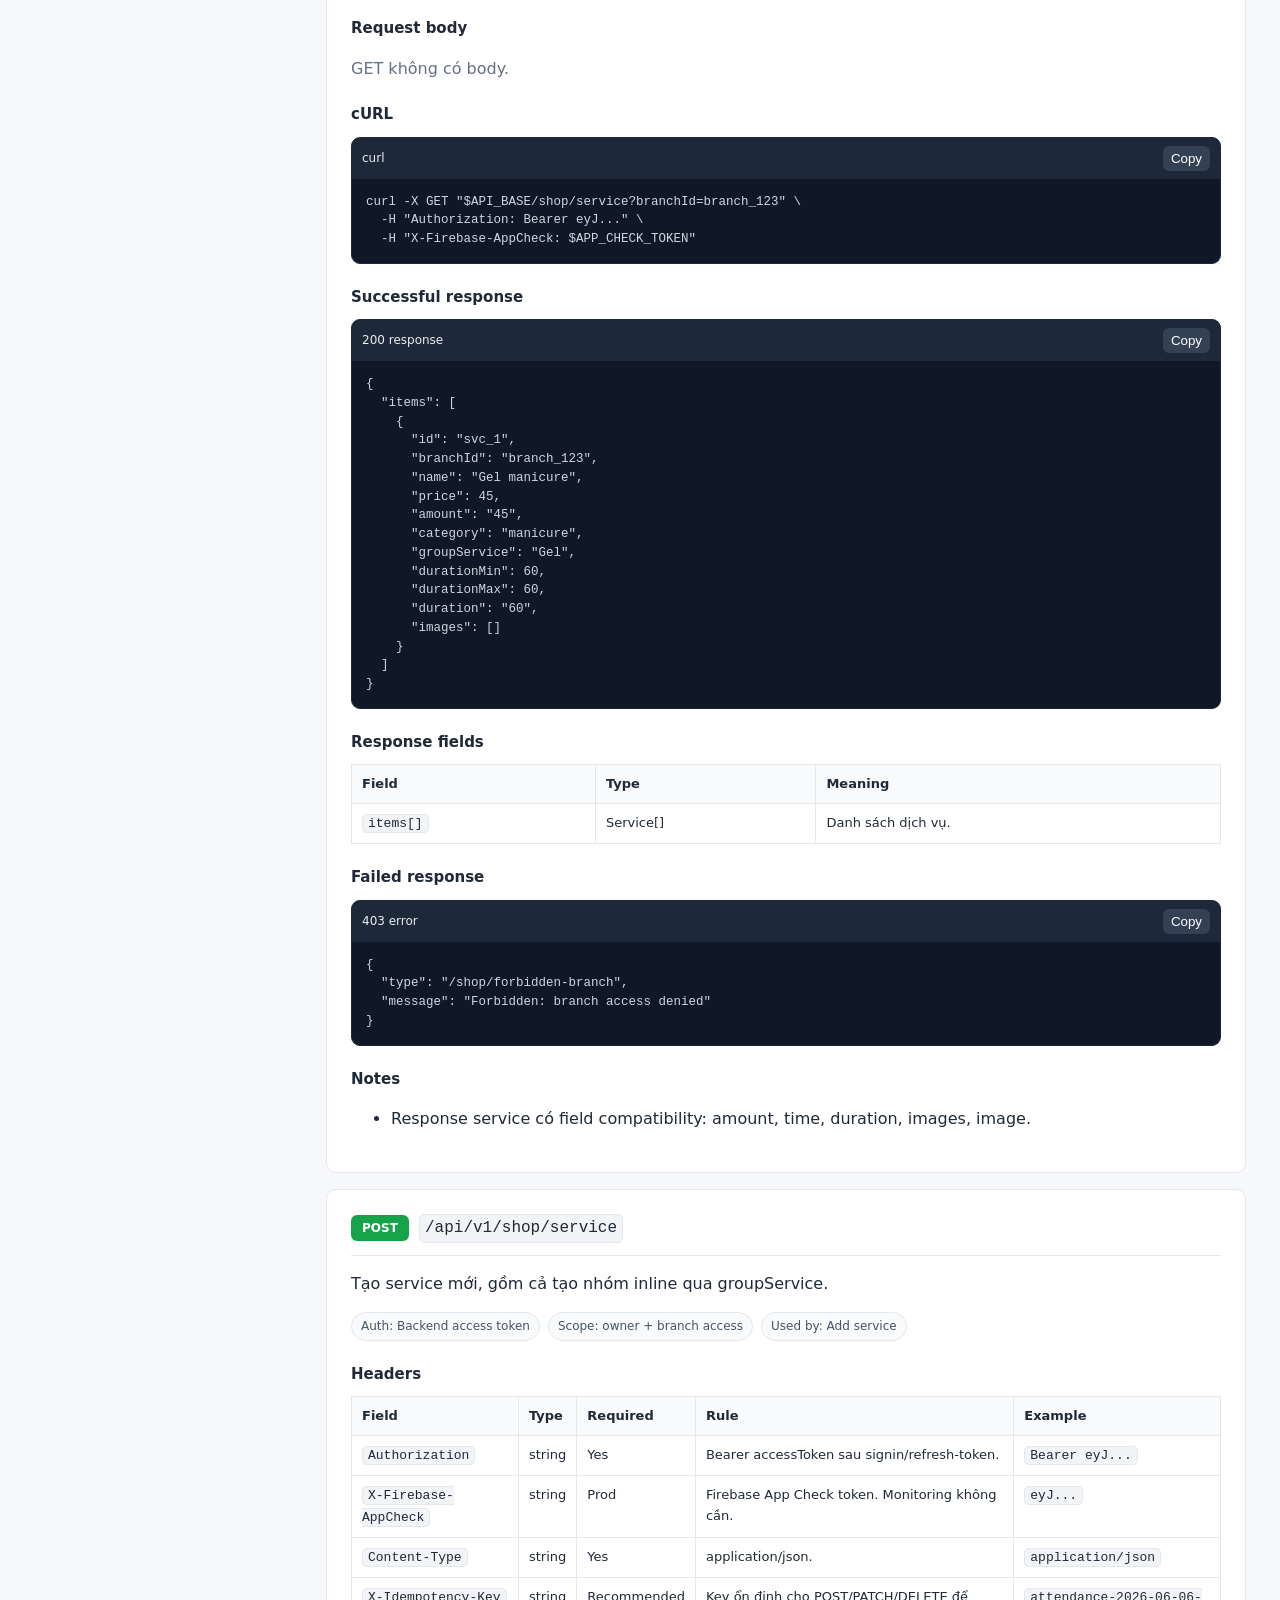
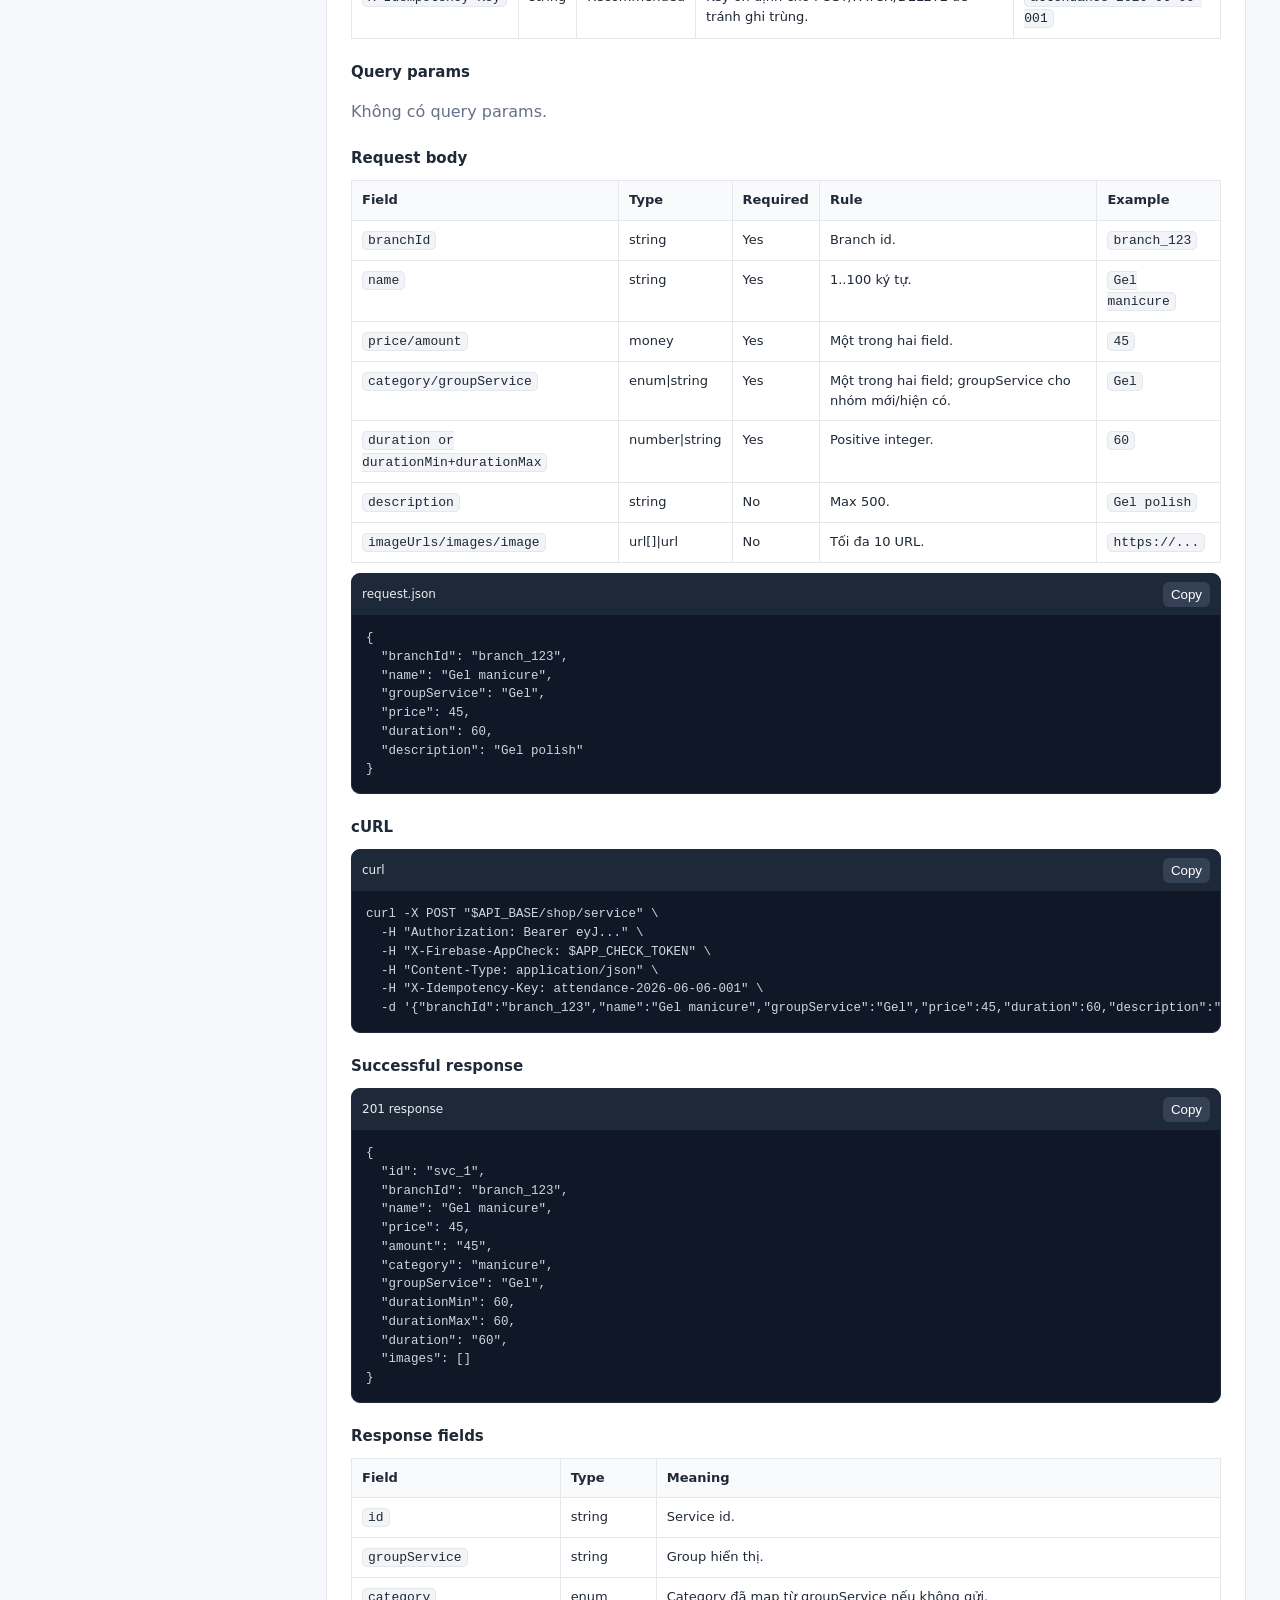
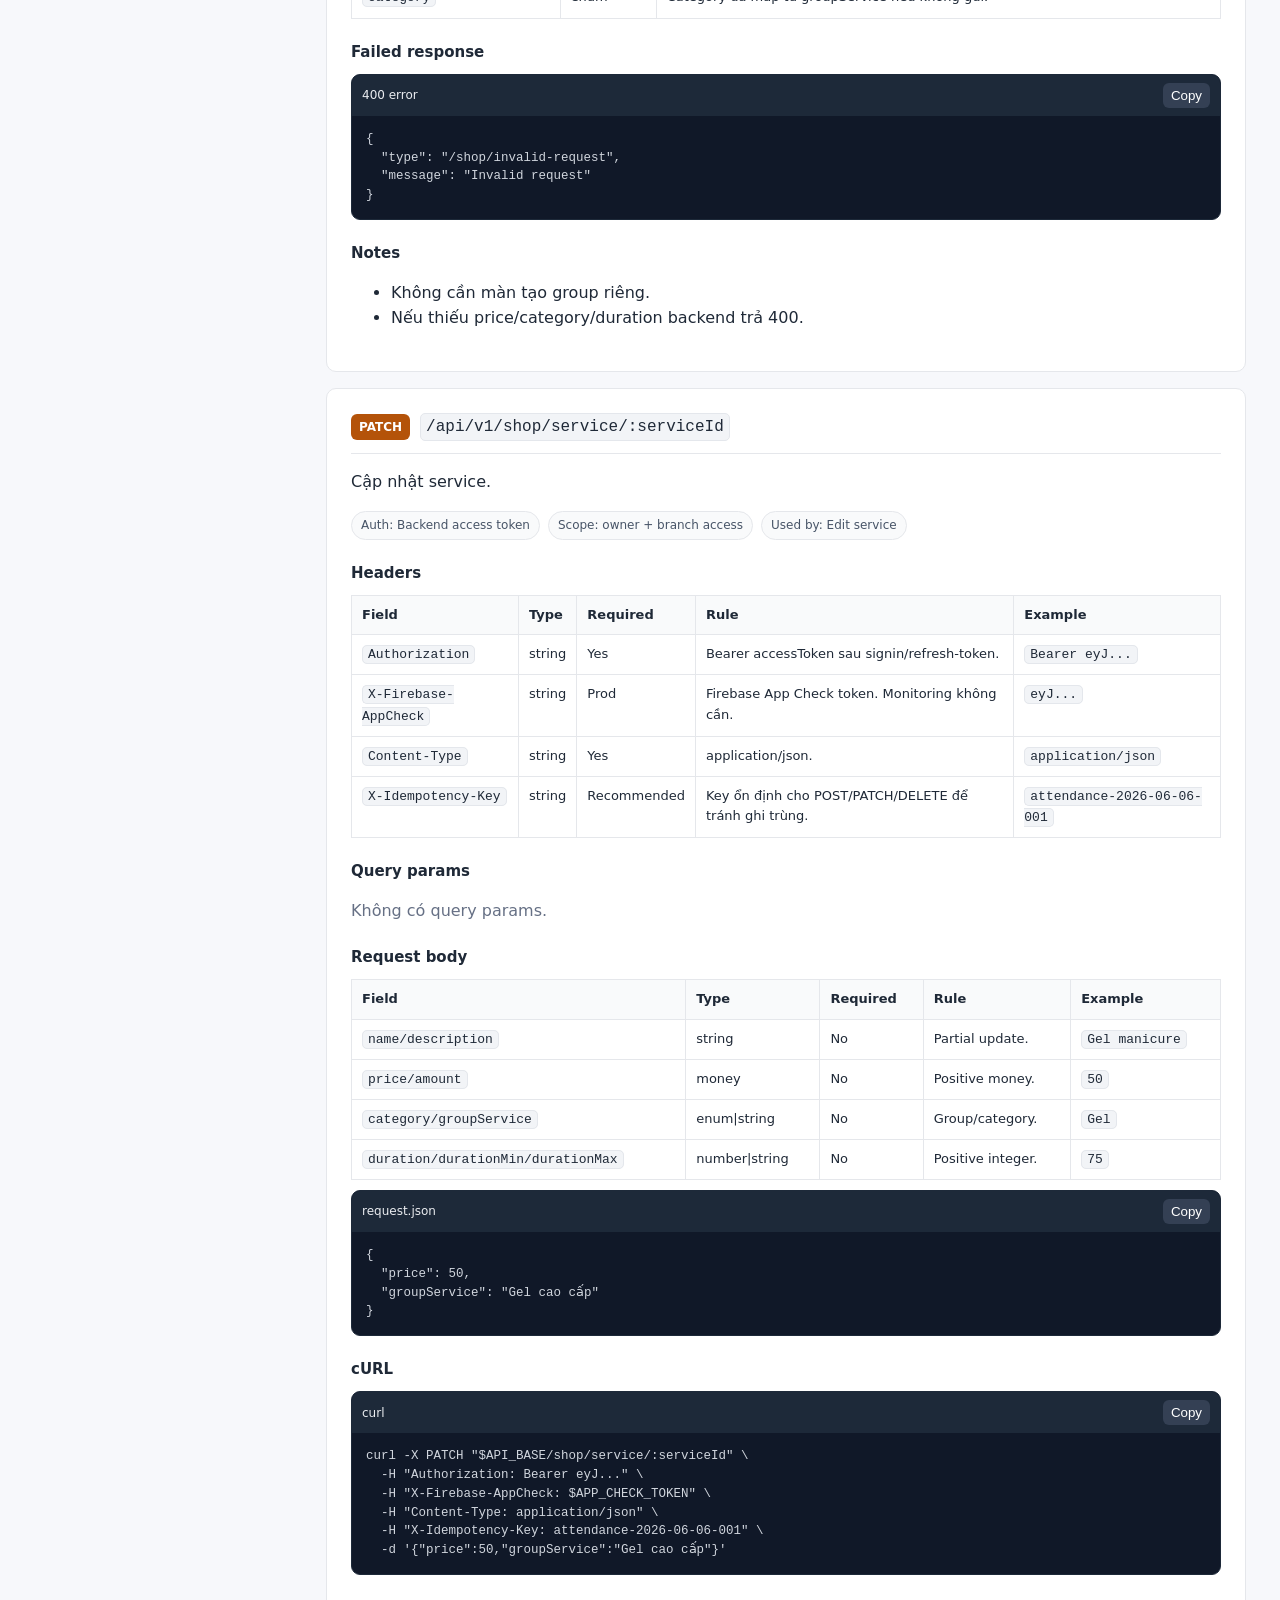
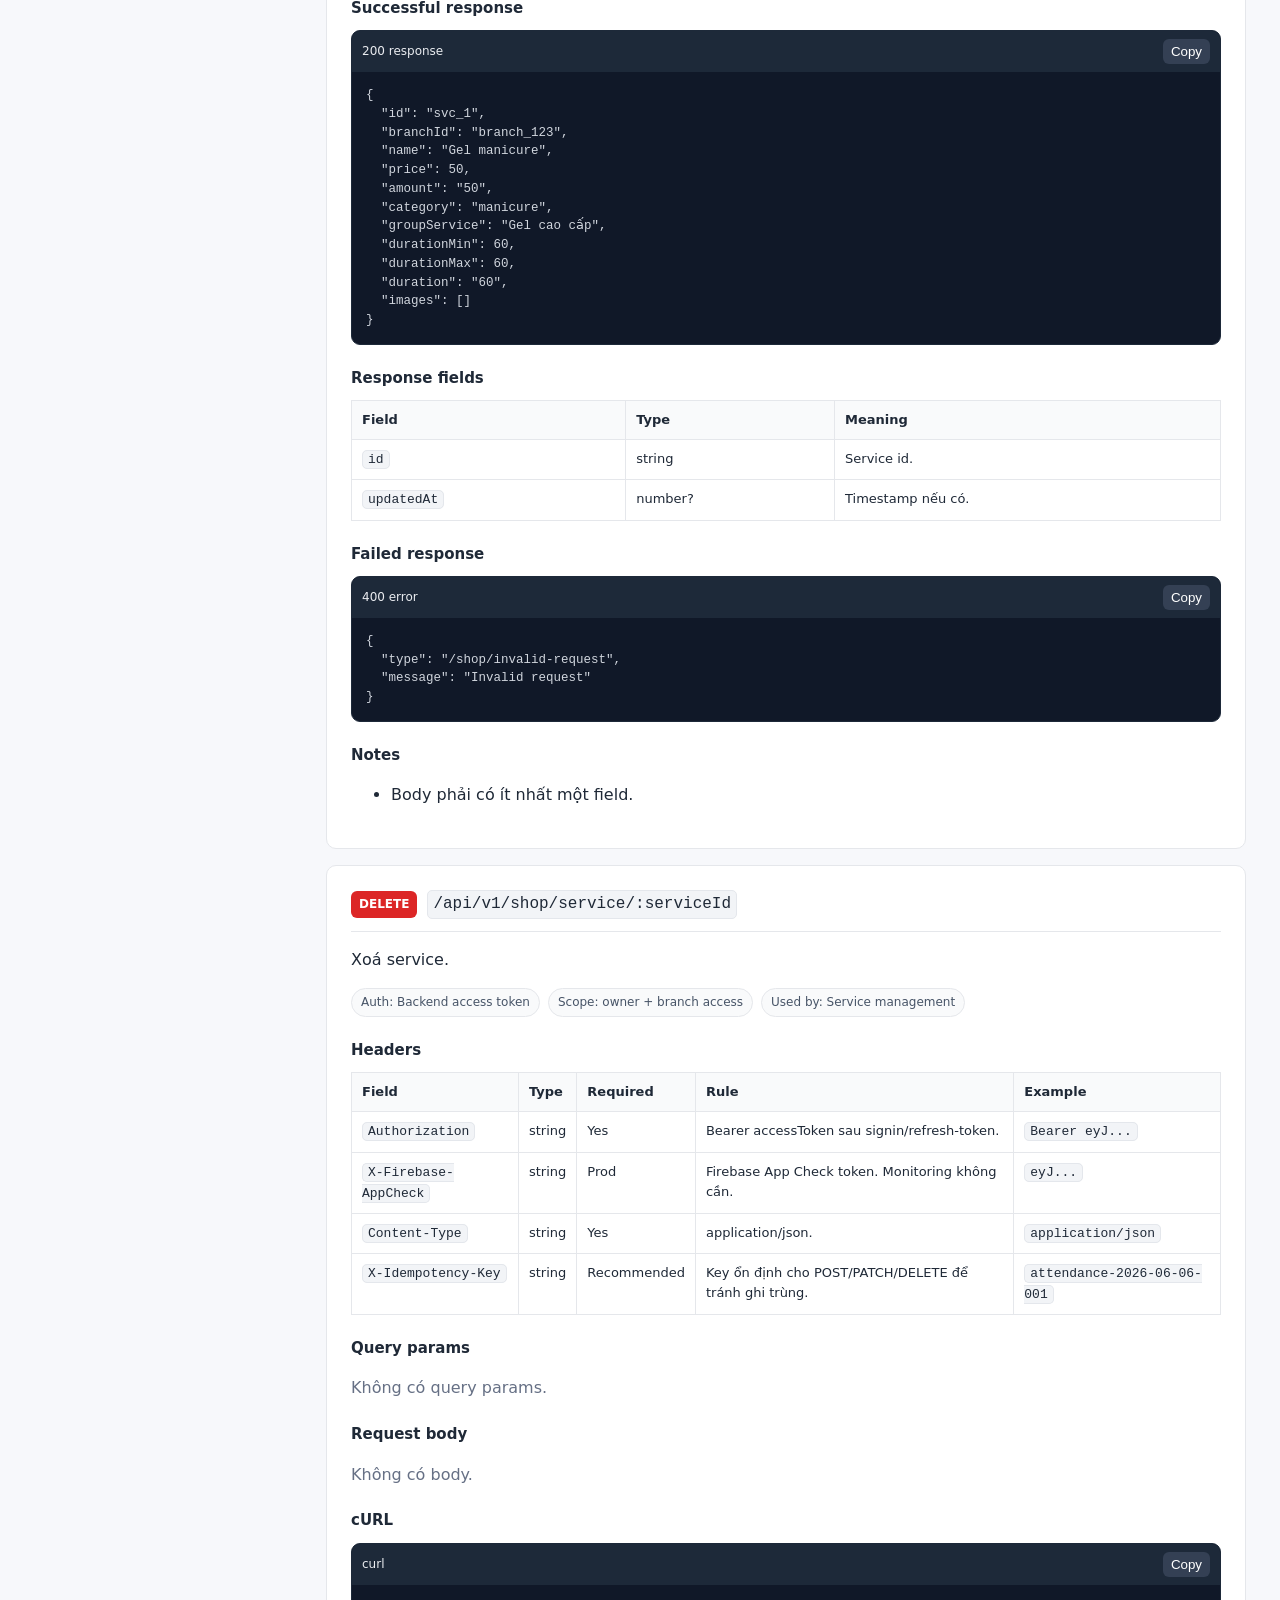
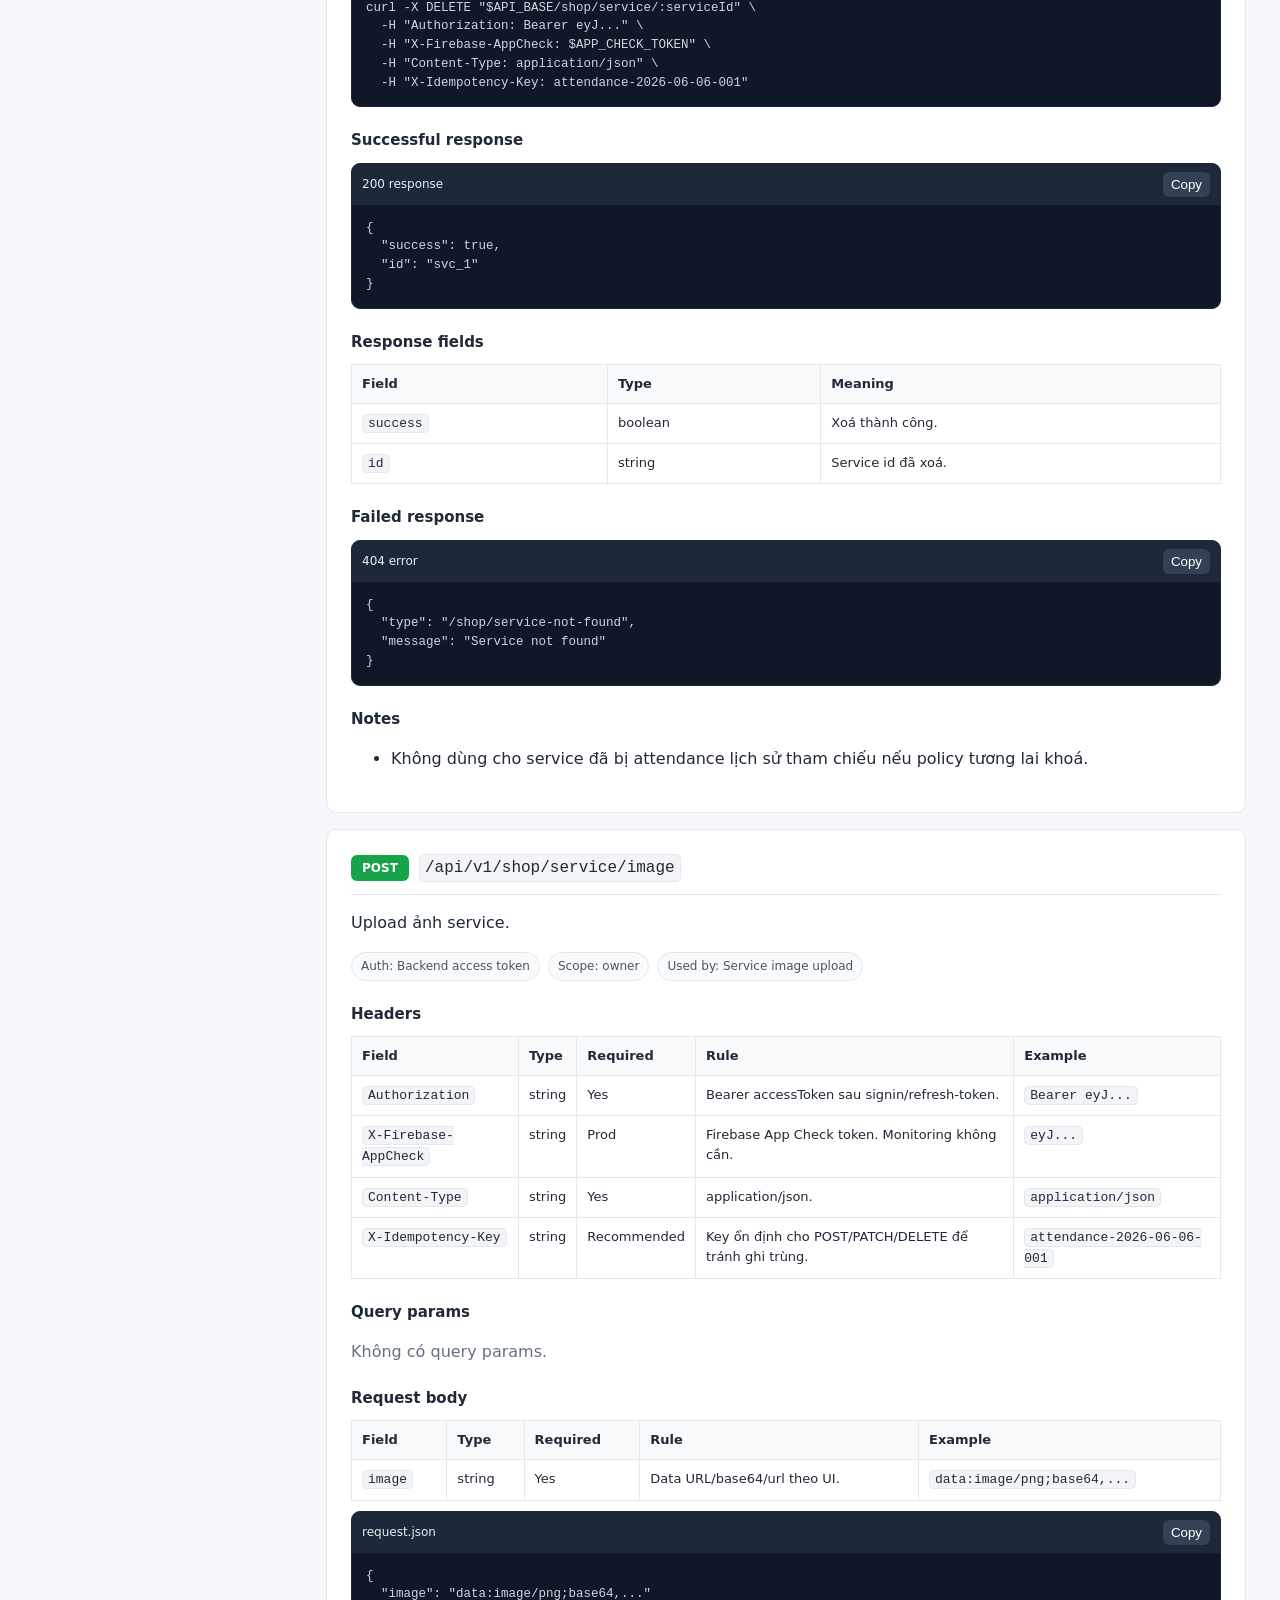
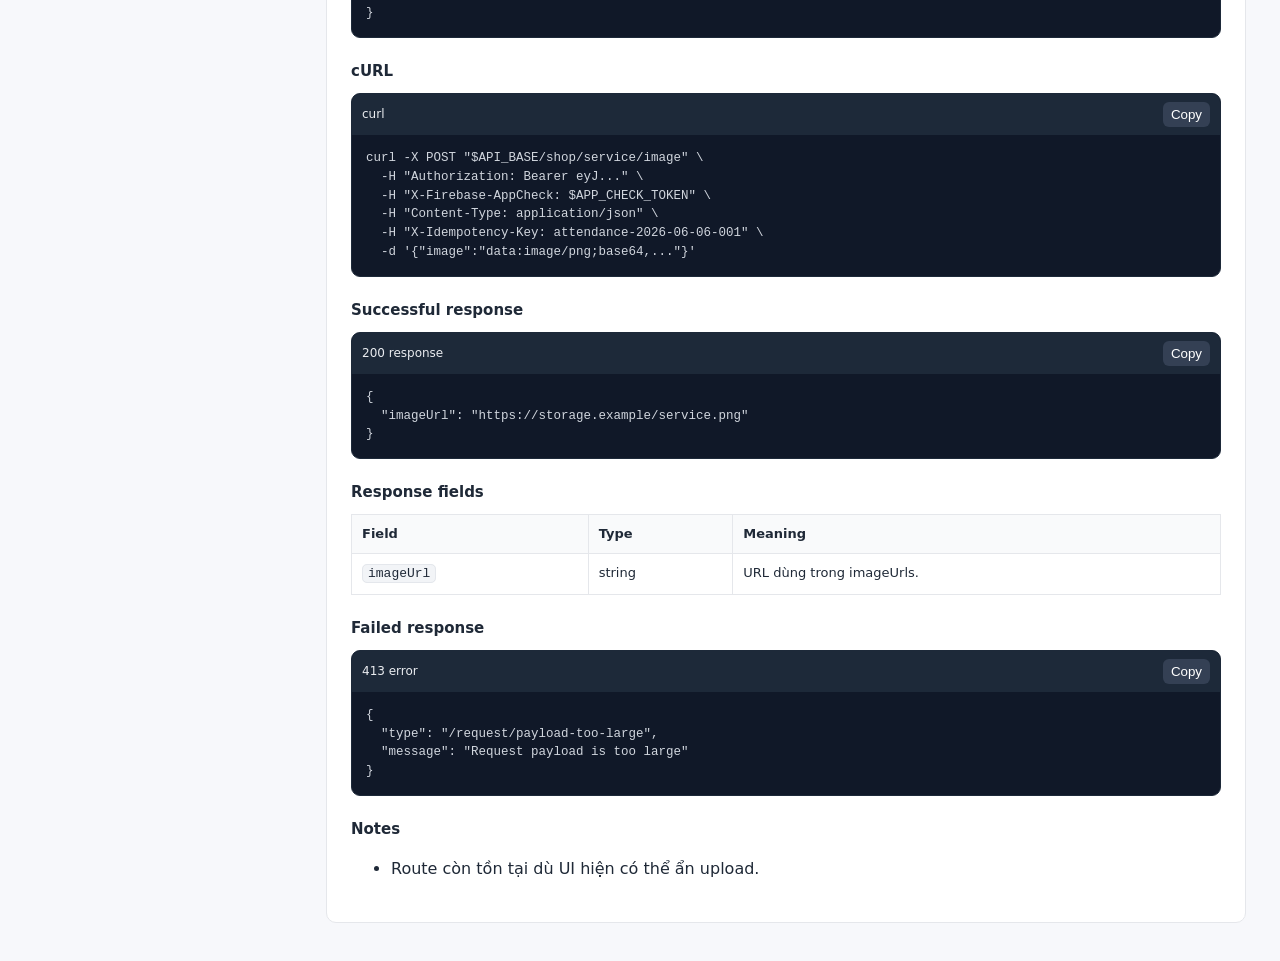
<file: pages/shop-service.html>
<!doctype html>
<html lang="vi">
  <head>
    <meta charset="utf-8" />
    <meta name="viewport" content="width=device-width, initial-scale=1" />
    <title>Shop Service API - Timmo API</title>
    <link rel="stylesheet" href="../assets/styles.css" />
  </head>
  <body>
    <div class="shell">
      <aside class="sidebar">
        <a class="brand" href="../index.html"
          ><span class="logo">T</span
          ><span
            ><strong>Timmo API v1</strong
            ><small>Nail Salon Management System</small></span
          ></a
        ><input class="search" data-search placeholder="Tìm trong trang..." />
        <nav>
          <a class="nav-link" href="../index.html">Tổng quan</a
          ><a class="nav-link" href="../pages/auth.html">Auth</a
          ><a class="nav-link" href="../pages/account.html">Account</a
          ><a class="nav-link" href="../pages/shop-branch.html">Branch</a
          ><a class="nav-link active" href="../pages/shop-service.html"
            >Service</a
          ><a class="nav-link" href="../pages/employee.html">Employee</a
          ><a class="nav-link" href="../pages/attendance.html">Attendance</a
          ><a class="nav-link" href="../pages/settlement.html">Settlement</a
          ><a class="nav-link" href="../pages/reports-salary.html"
            >Reports &amp; Salary</a
          ><a class="nav-link" href="../pages/notifications-monitoring.html"
            >Notifications &amp; Monitoring</a
          ><a class="nav-link" href="../pages/schemas-errors.html"
            >Schemas &amp; Errors</a
          >
        </nav>
      </aside>
      <main class="content">
        <header class="page-head">
          <p class="eyebrow">API Documentation</p>
          <h1>Shop Service API</h1>
          <p>Quản lý dịch vụ, service catalog, ảnh và groupService inline.</p>
        </header>
        <section class="card">
          <h2>Endpoints</h2>
          <div class="endpoint-list">
            <a href="#get-shop-service-bootstrap"
              ><span class="method get">GET</span
              ><code>/api/v1/shop/service/bootstrap</code></a
            ><a href="#get-shop-service-catalog"
              ><span class="method get">GET</span
              ><code>/api/v1/shop/service-catalog</code></a
            ><a href="#get-shop-service"
              ><span class="method get">GET</span
              ><code>/api/v1/shop/service</code></a
            ><a href="#post-shop-service"
              ><span class="method post">POST</span
              ><code>/api/v1/shop/service</code></a
            ><a href="#patch-shop-service-serviceid"
              ><span class="method patch">PATCH</span
              ><code>/api/v1/shop/service/:serviceId</code></a
            ><a href="#delete-shop-service-serviceid"
              ><span class="method delete">DELETE</span
              ><code>/api/v1/shop/service/:serviceId</code></a
            ><a href="#post-shop-service-image"
              ><span class="method post">POST</span
              ><code>/api/v1/shop/service/image</code></a
            >
          </div>
        </section>
        <article class="endpoint" id="get-shop-service-bootstrap">
          <div class="endpoint-title">
            <span class="method get">GET</span
            ><code>/api/v1/shop/service/bootstrap</code>
          </div>
          <p>Bootstrap dữ liệu cho màn dịch vụ.</p>
          <div class="meta-row">
            <span>Auth: Backend access token</span><span>Scope: owner</span
            ><span>Used by: Services/add-service/search</span>
          </div>
          <h4>Headers</h4>
          <table>
            <thead>
              <tr>
                <th>Field</th>
                <th>Type</th>
                <th>Required</th>
                <th>Rule</th>
                <th>Example</th>
              </tr>
            </thead>
            <tbody>
              <tr>
                <td><code>Authorization</code></td>
                <td>string</td>
                <td>Yes</td>
                <td>Bearer accessToken sau signin/refresh-token.</td>
                <td><code>Bearer eyJ...</code></td>
              </tr>
              <tr>
                <td><code>X-Firebase-AppCheck</code></td>
                <td>string</td>
                <td>Prod</td>
                <td>Firebase App Check token. Monitoring không cần.</td>
                <td><code>eyJ...</code></td>
              </tr>
            </tbody>
          </table>
          <h4>Query params</h4>
          <p class="muted">Không có query params.</p>
          <h4>Request body</h4>
          <p class="muted">GET không có body.</p>

          <h4>cURL</h4>
          <div class="codebox">
            <div class="codebar">
              <span>curl</span><button class="copy">Copy</button>
            </div>
            <pre><code>curl -X GET &quot;$API_BASE/shop/service/bootstrap&quot; \
  -H &quot;Authorization: Bearer eyJ...&quot; \
  -H &quot;X-Firebase-AppCheck: $APP_CHECK_TOKEN&quot;</code></pre>
          </div>
          <h4>Successful response</h4>
          <div class="codebox">
            <div class="codebar">
              <span>200 response</span><button class="copy">Copy</button>
            </div>
            <pre><code>{
  &quot;branches&quot;: [
    {
      &quot;id&quot;: &quot;branch_123&quot;,
      &quot;shopId&quot;: &quot;shop_123&quot;,
      &quot;name&quot;: &quot;Cửa hàng Bình Thạnh&quot;,
      &quot;settlementCutoffTime&quot;: &quot;04:00&quot;,
      &quot;status&quot;: &quot;active&quot;,
      &quot;storeId&quot;: &quot;branch_123&quot;,
      &quot;addressText&quot;: &quot;Bình Thạnh, HCM&quot;,
      &quot;label&quot;: &quot;Cửa hàng Bình Thạnh&quot;,
      &quot;value&quot;: &quot;branch_123&quot;
    }
  ],
  &quot;services&quot;: [
    {
      &quot;id&quot;: &quot;svc_1&quot;,
      &quot;branchId&quot;: &quot;branch_123&quot;,
      &quot;name&quot;: &quot;Gel manicure&quot;,
      &quot;price&quot;: 45,
      &quot;amount&quot;: &quot;45&quot;,
      &quot;category&quot;: &quot;manicure&quot;,
      &quot;groupService&quot;: &quot;Gel&quot;,
      &quot;durationMin&quot;: 60,
      &quot;durationMax&quot;: 60,
      &quot;duration&quot;: &quot;60&quot;,
      &quot;images&quot;: []
    }
  ],
  &quot;catalog&quot;: {
    &quot;groups&quot;: [
      &quot;Gel&quot;,
      &quot;Pedicure&quot;
    ]
  }
}</code></pre>
          </div>
          <h4>Response fields</h4>
          <table>
            <thead>
              <tr>
                <th>Field</th>
                <th>Type</th>
                <th>Meaning</th>
              </tr>
            </thead>
            <tbody>
              <tr>
                <td><code>branches[]</code></td>
                <td>Branch[]</td>
                <td>Store options.</td>
              </tr>
              <tr>
                <td><code>services[]</code></td>
                <td>Service[]</td>
                <td>Dịch vụ hiện có.</td>
              </tr>
              <tr>
                <td><code>catalog.groups[]</code></td>
                <td>string[]</td>
                <td>Nhóm dịch vụ hiện có.</td>
              </tr>
            </tbody>
          </table>
          <h4>Failed response</h4>
          <div class="codebox">
            <div class="codebar">
              <span>403 error</span><button class="copy">Copy</button>
            </div>
            <pre><code>{
  &quot;type&quot;: &quot;/shop/forbidden-role&quot;,
  &quot;message&quot;: &quot;Forbidden: insufficient permissions&quot;
}</code></pre>
          </div>
          <h4>Notes</h4>
          <ul>
            <li>
              Dùng endpoint này trước màn tạo service để có dropdown group.
            </li>
          </ul>
        </article>
        <article class="endpoint" id="get-shop-service-catalog">
          <div class="endpoint-title">
            <span class="method get">GET</span
            ><code>/api/v1/shop/service-catalog</code>
          </div>
          <p>Lấy service catalog/group aggregate.</p>
          <div class="meta-row">
            <span>Auth: Backend access token</span><span>Scope: owner</span
            ><span>Used by: Service group dropdown</span>
          </div>
          <h4>Headers</h4>
          <table>
            <thead>
              <tr>
                <th>Field</th>
                <th>Type</th>
                <th>Required</th>
                <th>Rule</th>
                <th>Example</th>
              </tr>
            </thead>
            <tbody>
              <tr>
                <td><code>Authorization</code></td>
                <td>string</td>
                <td>Yes</td>
                <td>Bearer accessToken sau signin/refresh-token.</td>
                <td><code>Bearer eyJ...</code></td>
              </tr>
              <tr>
                <td><code>X-Firebase-AppCheck</code></td>
                <td>string</td>
                <td>Prod</td>
                <td>Firebase App Check token. Monitoring không cần.</td>
                <td><code>eyJ...</code></td>
              </tr>
            </tbody>
          </table>
          <h4>Query params</h4>
          <table>
            <thead>
              <tr>
                <th>Field</th>
                <th>Type</th>
                <th>Required</th>
                <th>Rule</th>
                <th>Example</th>
              </tr>
            </thead>
            <tbody>
              <tr>
                <td><code>branchId</code></td>
                <td>string</td>
                <td>No</td>
                <td>Lọc branch nếu cần.</td>
                <td><code>branch_123</code></td>
              </tr>
            </tbody>
          </table>
          <h4>Request body</h4>
          <p class="muted">GET không có body.</p>

          <h4>cURL</h4>
          <div class="codebox">
            <div class="codebar">
              <span>curl</span><button class="copy">Copy</button>
            </div>
            <pre><code>curl -X GET &quot;$API_BASE/shop/service-catalog?branchId=branch_123&quot; \
  -H &quot;Authorization: Bearer eyJ...&quot; \
  -H &quot;X-Firebase-AppCheck: $APP_CHECK_TOKEN&quot;</code></pre>
          </div>
          <h4>Successful response</h4>
          <div class="codebox">
            <div class="codebar">
              <span>200 response</span><button class="copy">Copy</button>
            </div>
            <pre><code>{
  &quot;groups&quot;: [
    {
      &quot;id&quot;: &quot;gel&quot;,
      &quot;name&quot;: &quot;Gel&quot;,
      &quot;category&quot;: &quot;manicure&quot;,
      &quot;serviceCount&quot;: 4
    }
  ]
}</code></pre>
          </div>
          <h4>Response fields</h4>
          <table>
            <thead>
              <tr>
                <th>Field</th>
                <th>Type</th>
                <th>Meaning</th>
              </tr>
            </thead>
            <tbody>
              <tr>
                <td><code>groups[]</code></td>
                <td>object[]</td>
                <td>Group/category đã tổng hợp.</td>
              </tr>
            </tbody>
          </table>
          <h4>Failed response</h4>
          <div class="codebox">
            <div class="codebar">
              <span>403 error</span><button class="copy">Copy</button>
            </div>
            <pre><code>{
  &quot;type&quot;: &quot;/shop/forbidden-branch&quot;,
  &quot;message&quot;: &quot;Forbidden: branch access denied&quot;
}</code></pre>
          </div>
          <h4>Notes</h4>
          <ul>
            <li>Nếu UI chỉ cần group, ưu tiên bootstrap để giảm request.</li>
          </ul>
        </article>
        <article class="endpoint" id="get-shop-service">
          <div class="endpoint-title">
            <span class="method get">GET</span><code>/api/v1/shop/service</code>
          </div>
          <p>Danh sách service.</p>
          <div class="meta-row">
            <span>Auth: Backend access token</span><span>Scope: owner</span
            ><span>Used by: Service list/search</span>
          </div>
          <h4>Headers</h4>
          <table>
            <thead>
              <tr>
                <th>Field</th>
                <th>Type</th>
                <th>Required</th>
                <th>Rule</th>
                <th>Example</th>
              </tr>
            </thead>
            <tbody>
              <tr>
                <td><code>Authorization</code></td>
                <td>string</td>
                <td>Yes</td>
                <td>Bearer accessToken sau signin/refresh-token.</td>
                <td><code>Bearer eyJ...</code></td>
              </tr>
              <tr>
                <td><code>X-Firebase-AppCheck</code></td>
                <td>string</td>
                <td>Prod</td>
                <td>Firebase App Check token. Monitoring không cần.</td>
                <td><code>eyJ...</code></td>
              </tr>
            </tbody>
          </table>
          <h4>Query params</h4>
          <table>
            <thead>
              <tr>
                <th>Field</th>
                <th>Type</th>
                <th>Required</th>
                <th>Rule</th>
                <th>Example</th>
              </tr>
            </thead>
            <tbody>
              <tr>
                <td><code>branchId</code></td>
                <td>string</td>
                <td>No</td>
                <td>Lọc theo branch.</td>
                <td><code>branch_123</code></td>
              </tr>
            </tbody>
          </table>
          <h4>Request body</h4>
          <p class="muted">GET không có body.</p>

          <h4>cURL</h4>
          <div class="codebox">
            <div class="codebar">
              <span>curl</span><button class="copy">Copy</button>
            </div>
            <pre><code>curl -X GET &quot;$API_BASE/shop/service?branchId=branch_123&quot; \
  -H &quot;Authorization: Bearer eyJ...&quot; \
  -H &quot;X-Firebase-AppCheck: $APP_CHECK_TOKEN&quot;</code></pre>
          </div>
          <h4>Successful response</h4>
          <div class="codebox">
            <div class="codebar">
              <span>200 response</span><button class="copy">Copy</button>
            </div>
            <pre><code>{
  &quot;items&quot;: [
    {
      &quot;id&quot;: &quot;svc_1&quot;,
      &quot;branchId&quot;: &quot;branch_123&quot;,
      &quot;name&quot;: &quot;Gel manicure&quot;,
      &quot;price&quot;: 45,
      &quot;amount&quot;: &quot;45&quot;,
      &quot;category&quot;: &quot;manicure&quot;,
      &quot;groupService&quot;: &quot;Gel&quot;,
      &quot;durationMin&quot;: 60,
      &quot;durationMax&quot;: 60,
      &quot;duration&quot;: &quot;60&quot;,
      &quot;images&quot;: []
    }
  ]
}</code></pre>
          </div>
          <h4>Response fields</h4>
          <table>
            <thead>
              <tr>
                <th>Field</th>
                <th>Type</th>
                <th>Meaning</th>
              </tr>
            </thead>
            <tbody>
              <tr>
                <td><code>items[]</code></td>
                <td>Service[]</td>
                <td>Danh sách dịch vụ.</td>
              </tr>
            </tbody>
          </table>
          <h4>Failed response</h4>
          <div class="codebox">
            <div class="codebar">
              <span>403 error</span><button class="copy">Copy</button>
            </div>
            <pre><code>{
  &quot;type&quot;: &quot;/shop/forbidden-branch&quot;,
  &quot;message&quot;: &quot;Forbidden: branch access denied&quot;
}</code></pre>
          </div>
          <h4>Notes</h4>
          <ul>
            <li>
              Response service có field compatibility: amount, time, duration,
              images, image.
            </li>
          </ul>
        </article>
        <article class="endpoint" id="post-shop-service">
          <div class="endpoint-title">
            <span class="method post">POST</span
            ><code>/api/v1/shop/service</code>
          </div>
          <p>Tạo service mới, gồm cả tạo nhóm inline qua groupService.</p>
          <div class="meta-row">
            <span>Auth: Backend access token</span
            ><span>Scope: owner + branch access</span
            ><span>Used by: Add service</span>
          </div>
          <h4>Headers</h4>
          <table>
            <thead>
              <tr>
                <th>Field</th>
                <th>Type</th>
                <th>Required</th>
                <th>Rule</th>
                <th>Example</th>
              </tr>
            </thead>
            <tbody>
              <tr>
                <td><code>Authorization</code></td>
                <td>string</td>
                <td>Yes</td>
                <td>Bearer accessToken sau signin/refresh-token.</td>
                <td><code>Bearer eyJ...</code></td>
              </tr>
              <tr>
                <td><code>X-Firebase-AppCheck</code></td>
                <td>string</td>
                <td>Prod</td>
                <td>Firebase App Check token. Monitoring không cần.</td>
                <td><code>eyJ...</code></td>
              </tr>
              <tr>
                <td><code>Content-Type</code></td>
                <td>string</td>
                <td>Yes</td>
                <td>application/json.</td>
                <td><code>application/json</code></td>
              </tr>
              <tr>
                <td><code>X-Idempotency-Key</code></td>
                <td>string</td>
                <td>Recommended</td>
                <td>Key ổn định cho POST/PATCH/DELETE để tránh ghi trùng.</td>
                <td><code>attendance-2026-06-06-001</code></td>
              </tr>
            </tbody>
          </table>
          <h4>Query params</h4>
          <p class="muted">Không có query params.</p>
          <h4>Request body</h4>
          <table>
            <thead>
              <tr>
                <th>Field</th>
                <th>Type</th>
                <th>Required</th>
                <th>Rule</th>
                <th>Example</th>
              </tr>
            </thead>
            <tbody>
              <tr>
                <td><code>branchId</code></td>
                <td>string</td>
                <td>Yes</td>
                <td>Branch id.</td>
                <td><code>branch_123</code></td>
              </tr>
              <tr>
                <td><code>name</code></td>
                <td>string</td>
                <td>Yes</td>
                <td>1..100 ký tự.</td>
                <td><code>Gel manicure</code></td>
              </tr>
              <tr>
                <td><code>price/amount</code></td>
                <td>money</td>
                <td>Yes</td>
                <td>Một trong hai field.</td>
                <td><code>45</code></td>
              </tr>
              <tr>
                <td><code>category/groupService</code></td>
                <td>enum|string</td>
                <td>Yes</td>
                <td>Một trong hai field; groupService cho nhóm mới/hiện có.</td>
                <td><code>Gel</code></td>
              </tr>
              <tr>
                <td><code>duration or durationMin+durationMax</code></td>
                <td>number|string</td>
                <td>Yes</td>
                <td>Positive integer.</td>
                <td><code>60</code></td>
              </tr>
              <tr>
                <td><code>description</code></td>
                <td>string</td>
                <td>No</td>
                <td>Max 500.</td>
                <td><code>Gel polish</code></td>
              </tr>
              <tr>
                <td><code>imageUrls/images/image</code></td>
                <td>url[]|url</td>
                <td>No</td>
                <td>Tối đa 10 URL.</td>
                <td><code>https://...</code></td>
              </tr>
            </tbody>
          </table>
          <div class="codebox">
            <div class="codebar">
              <span>request.json</span><button class="copy">Copy</button>
            </div>
            <pre><code>{
  &quot;branchId&quot;: &quot;branch_123&quot;,
  &quot;name&quot;: &quot;Gel manicure&quot;,
  &quot;groupService&quot;: &quot;Gel&quot;,
  &quot;price&quot;: 45,
  &quot;duration&quot;: 60,
  &quot;description&quot;: &quot;Gel polish&quot;
}</code></pre>
          </div>
          <h4>cURL</h4>
          <div class="codebox">
            <div class="codebar">
              <span>curl</span><button class="copy">Copy</button>
            </div>
            <pre><code>curl -X POST &quot;$API_BASE/shop/service&quot; \
  -H &quot;Authorization: Bearer eyJ...&quot; \
  -H &quot;X-Firebase-AppCheck: $APP_CHECK_TOKEN&quot; \
  -H &quot;Content-Type: application/json&quot; \
  -H &quot;X-Idempotency-Key: attendance-2026-06-06-001&quot; \
  -d &#39;{&quot;branchId&quot;:&quot;branch_123&quot;,&quot;name&quot;:&quot;Gel manicure&quot;,&quot;groupService&quot;:&quot;Gel&quot;,&quot;price&quot;:45,&quot;duration&quot;:60,&quot;description&quot;:&quot;Gel polish&quot;}&#39;</code></pre>
          </div>
          <h4>Successful response</h4>
          <div class="codebox">
            <div class="codebar">
              <span>201 response</span><button class="copy">Copy</button>
            </div>
            <pre><code>{
  &quot;id&quot;: &quot;svc_1&quot;,
  &quot;branchId&quot;: &quot;branch_123&quot;,
  &quot;name&quot;: &quot;Gel manicure&quot;,
  &quot;price&quot;: 45,
  &quot;amount&quot;: &quot;45&quot;,
  &quot;category&quot;: &quot;manicure&quot;,
  &quot;groupService&quot;: &quot;Gel&quot;,
  &quot;durationMin&quot;: 60,
  &quot;durationMax&quot;: 60,
  &quot;duration&quot;: &quot;60&quot;,
  &quot;images&quot;: []
}</code></pre>
          </div>
          <h4>Response fields</h4>
          <table>
            <thead>
              <tr>
                <th>Field</th>
                <th>Type</th>
                <th>Meaning</th>
              </tr>
            </thead>
            <tbody>
              <tr>
                <td><code>id</code></td>
                <td>string</td>
                <td>Service id.</td>
              </tr>
              <tr>
                <td><code>groupService</code></td>
                <td>string</td>
                <td>Group hiển thị.</td>
              </tr>
              <tr>
                <td><code>category</code></td>
                <td>enum</td>
                <td>Category đã map từ groupService nếu không gửi.</td>
              </tr>
            </tbody>
          </table>
          <h4>Failed response</h4>
          <div class="codebox">
            <div class="codebar">
              <span>400 error</span><button class="copy">Copy</button>
            </div>
            <pre><code>{
  &quot;type&quot;: &quot;/shop/invalid-request&quot;,
  &quot;message&quot;: &quot;Invalid request&quot;
}</code></pre>
          </div>
          <h4>Notes</h4>
          <ul>
            <li>Không cần màn tạo group riêng.</li>
            <li>Nếu thiếu price/category/duration backend trả 400.</li>
          </ul>
        </article>
        <article class="endpoint" id="patch-shop-service-serviceid">
          <div class="endpoint-title">
            <span class="method patch">PATCH</span
            ><code>/api/v1/shop/service/:serviceId</code>
          </div>
          <p>Cập nhật service.</p>
          <div class="meta-row">
            <span>Auth: Backend access token</span
            ><span>Scope: owner + branch access</span
            ><span>Used by: Edit service</span>
          </div>
          <h4>Headers</h4>
          <table>
            <thead>
              <tr>
                <th>Field</th>
                <th>Type</th>
                <th>Required</th>
                <th>Rule</th>
                <th>Example</th>
              </tr>
            </thead>
            <tbody>
              <tr>
                <td><code>Authorization</code></td>
                <td>string</td>
                <td>Yes</td>
                <td>Bearer accessToken sau signin/refresh-token.</td>
                <td><code>Bearer eyJ...</code></td>
              </tr>
              <tr>
                <td><code>X-Firebase-AppCheck</code></td>
                <td>string</td>
                <td>Prod</td>
                <td>Firebase App Check token. Monitoring không cần.</td>
                <td><code>eyJ...</code></td>
              </tr>
              <tr>
                <td><code>Content-Type</code></td>
                <td>string</td>
                <td>Yes</td>
                <td>application/json.</td>
                <td><code>application/json</code></td>
              </tr>
              <tr>
                <td><code>X-Idempotency-Key</code></td>
                <td>string</td>
                <td>Recommended</td>
                <td>Key ổn định cho POST/PATCH/DELETE để tránh ghi trùng.</td>
                <td><code>attendance-2026-06-06-001</code></td>
              </tr>
            </tbody>
          </table>
          <h4>Query params</h4>
          <p class="muted">Không có query params.</p>
          <h4>Request body</h4>
          <table>
            <thead>
              <tr>
                <th>Field</th>
                <th>Type</th>
                <th>Required</th>
                <th>Rule</th>
                <th>Example</th>
              </tr>
            </thead>
            <tbody>
              <tr>
                <td><code>name/description</code></td>
                <td>string</td>
                <td>No</td>
                <td>Partial update.</td>
                <td><code>Gel manicure</code></td>
              </tr>
              <tr>
                <td><code>price/amount</code></td>
                <td>money</td>
                <td>No</td>
                <td>Positive money.</td>
                <td><code>50</code></td>
              </tr>
              <tr>
                <td><code>category/groupService</code></td>
                <td>enum|string</td>
                <td>No</td>
                <td>Group/category.</td>
                <td><code>Gel</code></td>
              </tr>
              <tr>
                <td><code>duration/durationMin/durationMax</code></td>
                <td>number|string</td>
                <td>No</td>
                <td>Positive integer.</td>
                <td><code>75</code></td>
              </tr>
            </tbody>
          </table>
          <div class="codebox">
            <div class="codebar">
              <span>request.json</span><button class="copy">Copy</button>
            </div>
            <pre><code>{
  &quot;price&quot;: 50,
  &quot;groupService&quot;: &quot;Gel cao cấp&quot;
}</code></pre>
          </div>
          <h4>cURL</h4>
          <div class="codebox">
            <div class="codebar">
              <span>curl</span><button class="copy">Copy</button>
            </div>
            <pre><code>curl -X PATCH &quot;$API_BASE/shop/service/:serviceId&quot; \
  -H &quot;Authorization: Bearer eyJ...&quot; \
  -H &quot;X-Firebase-AppCheck: $APP_CHECK_TOKEN&quot; \
  -H &quot;Content-Type: application/json&quot; \
  -H &quot;X-Idempotency-Key: attendance-2026-06-06-001&quot; \
  -d &#39;{&quot;price&quot;:50,&quot;groupService&quot;:&quot;Gel cao cấp&quot;}&#39;</code></pre>
          </div>
          <h4>Successful response</h4>
          <div class="codebox">
            <div class="codebar">
              <span>200 response</span><button class="copy">Copy</button>
            </div>
            <pre><code>{
  &quot;id&quot;: &quot;svc_1&quot;,
  &quot;branchId&quot;: &quot;branch_123&quot;,
  &quot;name&quot;: &quot;Gel manicure&quot;,
  &quot;price&quot;: 50,
  &quot;amount&quot;: &quot;50&quot;,
  &quot;category&quot;: &quot;manicure&quot;,
  &quot;groupService&quot;: &quot;Gel cao cấp&quot;,
  &quot;durationMin&quot;: 60,
  &quot;durationMax&quot;: 60,
  &quot;duration&quot;: &quot;60&quot;,
  &quot;images&quot;: []
}</code></pre>
          </div>
          <h4>Response fields</h4>
          <table>
            <thead>
              <tr>
                <th>Field</th>
                <th>Type</th>
                <th>Meaning</th>
              </tr>
            </thead>
            <tbody>
              <tr>
                <td><code>id</code></td>
                <td>string</td>
                <td>Service id.</td>
              </tr>
              <tr>
                <td><code>updatedAt</code></td>
                <td>number?</td>
                <td>Timestamp nếu có.</td>
              </tr>
            </tbody>
          </table>
          <h4>Failed response</h4>
          <div class="codebox">
            <div class="codebar">
              <span>400 error</span><button class="copy">Copy</button>
            </div>
            <pre><code>{
  &quot;type&quot;: &quot;/shop/invalid-request&quot;,
  &quot;message&quot;: &quot;Invalid request&quot;
}</code></pre>
          </div>
          <h4>Notes</h4>
          <ul>
            <li>Body phải có ít nhất một field.</li>
          </ul>
        </article>
        <article class="endpoint" id="delete-shop-service-serviceid">
          <div class="endpoint-title">
            <span class="method delete">DELETE</span
            ><code>/api/v1/shop/service/:serviceId</code>
          </div>
          <p>Xoá service.</p>
          <div class="meta-row">
            <span>Auth: Backend access token</span
            ><span>Scope: owner + branch access</span
            ><span>Used by: Service management</span>
          </div>
          <h4>Headers</h4>
          <table>
            <thead>
              <tr>
                <th>Field</th>
                <th>Type</th>
                <th>Required</th>
                <th>Rule</th>
                <th>Example</th>
              </tr>
            </thead>
            <tbody>
              <tr>
                <td><code>Authorization</code></td>
                <td>string</td>
                <td>Yes</td>
                <td>Bearer accessToken sau signin/refresh-token.</td>
                <td><code>Bearer eyJ...</code></td>
              </tr>
              <tr>
                <td><code>X-Firebase-AppCheck</code></td>
                <td>string</td>
                <td>Prod</td>
                <td>Firebase App Check token. Monitoring không cần.</td>
                <td><code>eyJ...</code></td>
              </tr>
              <tr>
                <td><code>Content-Type</code></td>
                <td>string</td>
                <td>Yes</td>
                <td>application/json.</td>
                <td><code>application/json</code></td>
              </tr>
              <tr>
                <td><code>X-Idempotency-Key</code></td>
                <td>string</td>
                <td>Recommended</td>
                <td>Key ổn định cho POST/PATCH/DELETE để tránh ghi trùng.</td>
                <td><code>attendance-2026-06-06-001</code></td>
              </tr>
            </tbody>
          </table>
          <h4>Query params</h4>
          <p class="muted">Không có query params.</p>
          <h4>Request body</h4>
          <p class="muted">Không có body.</p>

          <h4>cURL</h4>
          <div class="codebox">
            <div class="codebar">
              <span>curl</span><button class="copy">Copy</button>
            </div>
            <pre><code>curl -X DELETE &quot;$API_BASE/shop/service/:serviceId&quot; \
  -H &quot;Authorization: Bearer eyJ...&quot; \
  -H &quot;X-Firebase-AppCheck: $APP_CHECK_TOKEN&quot; \
  -H &quot;Content-Type: application/json&quot; \
  -H &quot;X-Idempotency-Key: attendance-2026-06-06-001&quot;</code></pre>
          </div>
          <h4>Successful response</h4>
          <div class="codebox">
            <div class="codebar">
              <span>200 response</span><button class="copy">Copy</button>
            </div>
            <pre><code>{
  &quot;success&quot;: true,
  &quot;id&quot;: &quot;svc_1&quot;
}</code></pre>
          </div>
          <h4>Response fields</h4>
          <table>
            <thead>
              <tr>
                <th>Field</th>
                <th>Type</th>
                <th>Meaning</th>
              </tr>
            </thead>
            <tbody>
              <tr>
                <td><code>success</code></td>
                <td>boolean</td>
                <td>Xoá thành công.</td>
              </tr>
              <tr>
                <td><code>id</code></td>
                <td>string</td>
                <td>Service id đã xoá.</td>
              </tr>
            </tbody>
          </table>
          <h4>Failed response</h4>
          <div class="codebox">
            <div class="codebar">
              <span>404 error</span><button class="copy">Copy</button>
            </div>
            <pre><code>{
  &quot;type&quot;: &quot;/shop/service-not-found&quot;,
  &quot;message&quot;: &quot;Service not found&quot;
}</code></pre>
          </div>
          <h4>Notes</h4>
          <ul>
            <li>
              Không dùng cho service đã bị attendance lịch sử tham chiếu nếu
              policy tương lai khoá.
            </li>
          </ul>
        </article>
        <article class="endpoint" id="post-shop-service-image">
          <div class="endpoint-title">
            <span class="method post">POST</span
            ><code>/api/v1/shop/service/image</code>
          </div>
          <p>Upload ảnh service.</p>
          <div class="meta-row">
            <span>Auth: Backend access token</span><span>Scope: owner</span
            ><span>Used by: Service image upload</span>
          </div>
          <h4>Headers</h4>
          <table>
            <thead>
              <tr>
                <th>Field</th>
                <th>Type</th>
                <th>Required</th>
                <th>Rule</th>
                <th>Example</th>
              </tr>
            </thead>
            <tbody>
              <tr>
                <td><code>Authorization</code></td>
                <td>string</td>
                <td>Yes</td>
                <td>Bearer accessToken sau signin/refresh-token.</td>
                <td><code>Bearer eyJ...</code></td>
              </tr>
              <tr>
                <td><code>X-Firebase-AppCheck</code></td>
                <td>string</td>
                <td>Prod</td>
                <td>Firebase App Check token. Monitoring không cần.</td>
                <td><code>eyJ...</code></td>
              </tr>
              <tr>
                <td><code>Content-Type</code></td>
                <td>string</td>
                <td>Yes</td>
                <td>application/json.</td>
                <td><code>application/json</code></td>
              </tr>
              <tr>
                <td><code>X-Idempotency-Key</code></td>
                <td>string</td>
                <td>Recommended</td>
                <td>Key ổn định cho POST/PATCH/DELETE để tránh ghi trùng.</td>
                <td><code>attendance-2026-06-06-001</code></td>
              </tr>
            </tbody>
          </table>
          <h4>Query params</h4>
          <p class="muted">Không có query params.</p>
          <h4>Request body</h4>
          <table>
            <thead>
              <tr>
                <th>Field</th>
                <th>Type</th>
                <th>Required</th>
                <th>Rule</th>
                <th>Example</th>
              </tr>
            </thead>
            <tbody>
              <tr>
                <td><code>image</code></td>
                <td>string</td>
                <td>Yes</td>
                <td>Data URL/base64/url theo UI.</td>
                <td><code>data:image/png;base64,...</code></td>
              </tr>
            </tbody>
          </table>
          <div class="codebox">
            <div class="codebar">
              <span>request.json</span><button class="copy">Copy</button>
            </div>
            <pre><code>{
  &quot;image&quot;: &quot;data:image/png;base64,...&quot;
}</code></pre>
          </div>
          <h4>cURL</h4>
          <div class="codebox">
            <div class="codebar">
              <span>curl</span><button class="copy">Copy</button>
            </div>
            <pre><code>curl -X POST &quot;$API_BASE/shop/service/image&quot; \
  -H &quot;Authorization: Bearer eyJ...&quot; \
  -H &quot;X-Firebase-AppCheck: $APP_CHECK_TOKEN&quot; \
  -H &quot;Content-Type: application/json&quot; \
  -H &quot;X-Idempotency-Key: attendance-2026-06-06-001&quot; \
  -d &#39;{&quot;image&quot;:&quot;data:image/png;base64,...&quot;}&#39;</code></pre>
          </div>
          <h4>Successful response</h4>
          <div class="codebox">
            <div class="codebar">
              <span>200 response</span><button class="copy">Copy</button>
            </div>
            <pre><code>{
  &quot;imageUrl&quot;: &quot;https://storage.example/service.png&quot;
}</code></pre>
          </div>
          <h4>Response fields</h4>
          <table>
            <thead>
              <tr>
                <th>Field</th>
                <th>Type</th>
                <th>Meaning</th>
              </tr>
            </thead>
            <tbody>
              <tr>
                <td><code>imageUrl</code></td>
                <td>string</td>
                <td>URL dùng trong imageUrls.</td>
              </tr>
            </tbody>
          </table>
          <h4>Failed response</h4>
          <div class="codebox">
            <div class="codebar">
              <span>413 error</span><button class="copy">Copy</button>
            </div>
            <pre><code>{
  &quot;type&quot;: &quot;/request/payload-too-large&quot;,
  &quot;message&quot;: &quot;Request payload is too large&quot;
}</code></pre>
          </div>
          <h4>Notes</h4>
          <ul>
            <li>Route còn tồn tại dù UI hiện có thể ẩn upload.</li>
          </ul>
        </article>
      </main>
    </div>
    <script src="../assets/app.js"></script>
  </body>
</html>
</file>
<file: assets/styles.css>
:root {
  --bg: #f7f8fb;
  --panel: #fff;
  --text: #1f2937;
  --muted: #667085;
  --line: #e5e7eb;
  --brand: #0f766e;
  --soft: #e6f5f2;
  --code: #101828;
  --get: #2563eb;
  --post: #16a34a;
  --patch: #b45309;
  --delete: #dc2626;
}
* {
  box-sizing: border-box;
}
body {
  margin: 0;
  background: var(--bg);
  color: var(--text);
  font-family:
    Inter,
    ui-sans-serif,
    system-ui,
    -apple-system,
    "Segoe UI",
    sans-serif;
  line-height: 1.55;
}
.shell {
  display: grid;
  grid-template-columns: 292px minmax(0, 1fr);
  min-height: 100vh;
}
.sidebar {
  position: sticky;
  top: 0;
  height: 100vh;
  overflow: auto;
  background: #fff;
  border-right: 1px solid var(--line);
  padding: 20px 18px;
}
.brand {
  display: flex;
  gap: 10px;
  align-items: center;
  text-decoration: none;
  color: var(--text);
  margin-bottom: 18px;
}
.brand small {
  display: block;
  color: var(--muted);
  font-size: 12px;
}
.logo {
  width: 34px;
  height: 34px;
  border-radius: 8px;
  background: var(--brand);
  color: #fff;
  display: grid;
  place-items: center;
  font-weight: 800;
}
.search {
  width: 100%;
  border: 1px solid var(--line);
  border-radius: 8px;
  padding: 9px 10px;
  margin-bottom: 14px;
}
.nav-link {
  display: block;
  padding: 8px;
  border-radius: 7px;
  color: #344054;
  text-decoration: none;
  font-size: 14px;
}
.nav-link:hover,
.nav-link.active {
  background: var(--soft);
  color: #0f5f59;
}
.content {
  max-width: 1120px;
  width: 100%;
  padding: 32px 34px 80px;
}
.page-head,
.card,
.endpoint {
  background: var(--panel);
  border: 1px solid var(--line);
  border-radius: 10px;
  padding: 24px;
  margin-bottom: 16px;
}
.eyebrow {
  color: var(--brand);
  font-size: 12px;
  font-weight: 800;
  text-transform: uppercase;
  letter-spacing: 0.06em;
}
h1 {
  margin: 4px 0 8px;
  font-size: 32px;
}
h2 {
  margin: 0 0 12px;
  font-size: 22px;
}
h3 {
  margin: 22px 0 10px;
  font-size: 18px;
}
h4 {
  margin: 22px 0 8px;
  font-size: 15px;
}
.muted {
  color: var(--muted);
}
.grid {
  display: grid;
  grid-template-columns: repeat(auto-fit, minmax(220px, 1fr));
  gap: 12px;
}
.tile {
  display: block;
  border: 1px solid var(--line);
  border-radius: 9px;
  padding: 14px;
  text-decoration: none;
  color: var(--text);
  background: #fcfcfd;
}
.tile span {
  display: block;
  color: var(--muted);
  font-size: 13px;
  margin-top: 4px;
}
.endpoint-title {
  display: flex;
  align-items: center;
  gap: 10px;
  border-bottom: 1px solid var(--line);
  padding-bottom: 12px;
}
.method {
  display: inline-block;
  min-width: 58px;
  text-align: center;
  border-radius: 6px;
  padding: 4px 8px;
  color: #fff;
  font-size: 12px;
  font-weight: 800;
}
.get {
  background: var(--get);
}
.post {
  background: var(--post);
}
.patch {
  background: var(--patch);
}
.delete {
  background: var(--delete);
}
.meta-row {
  display: flex;
  flex-wrap: wrap;
  gap: 8px;
  margin: 12px 0;
}
.meta-row span {
  border: 1px solid var(--line);
  background: #f9fafb;
  border-radius: 999px;
  padding: 4px 9px;
  font-size: 12px;
  color: #475467;
}
.endpoint-list {
  display: grid;
  gap: 8px;
}
.endpoint-list a {
  display: flex;
  gap: 10px;
  align-items: center;
  text-decoration: none;
  color: var(--text);
  border: 1px solid var(--line);
  border-radius: 8px;
  padding: 10px;
  background: #fcfcfd;
}
table {
  width: 100%;
  border-collapse: collapse;
  margin: 10px 0;
  font-size: 13px;
}
th,
td {
  border: 1px solid var(--line);
  padding: 9px 10px;
  text-align: left;
  vertical-align: top;
}
th {
  background: #f9fafb;
}
code {
  background: #f2f4f7;
  border: 1px solid #e4e7ec;
  border-radius: 5px;
  padding: 1px 5px;
  font-family: "SFMono-Regular", Consolas, monospace;
}
.codebox {
  background: var(--code);
  color: #d0d5dd;
  border-radius: 9px;
  overflow: hidden;
  border: 1px solid #1d2939;
  margin: 10px 0;
}
.codebar {
  display: flex;
  justify-content: space-between;
  align-items: center;
  padding: 8px 10px;
  background: #1d2939;
  color: #eaecf0;
  font-size: 12px;
}
.copy {
  border: 0;
  border-radius: 6px;
  padding: 5px 8px;
  cursor: pointer;
  background: #344054;
  color: #fff;
}
pre {
  margin: 0;
  padding: 14px;
  overflow: auto;
  font-size: 12.5px;
  line-height: 1.5;
}
pre code {
  background: transparent;
  border: 0;
  padding: 0;
  color: inherit;
}
.legacy {
  max-width: 680px;
  margin: 80px auto;
  background: #fff;
  border: 1px solid var(--line);
  border-radius: 12px;
  padding: 30px;
}
.button {
  display: inline-block;
  background: var(--brand);
  color: #fff;
  text-decoration: none;
  border-radius: 8px;
  padding: 10px 14px;
}
@media (max-width: 900px) {
  .shell {
    display: block;
  }
  .sidebar {
    position: static;
    height: auto;
    border-right: 0;
    border-bottom: 1px solid var(--line);
  }
  .content {
    padding: 18px 14px 60px;
  }
  .endpoint-title,
  .endpoint-list a {
    align-items: flex-start;
  }
  .meta-row {
    display: block;
  }
  .meta-row span {
    display: block;
    margin: 6px 0;
  }
}
</file>
